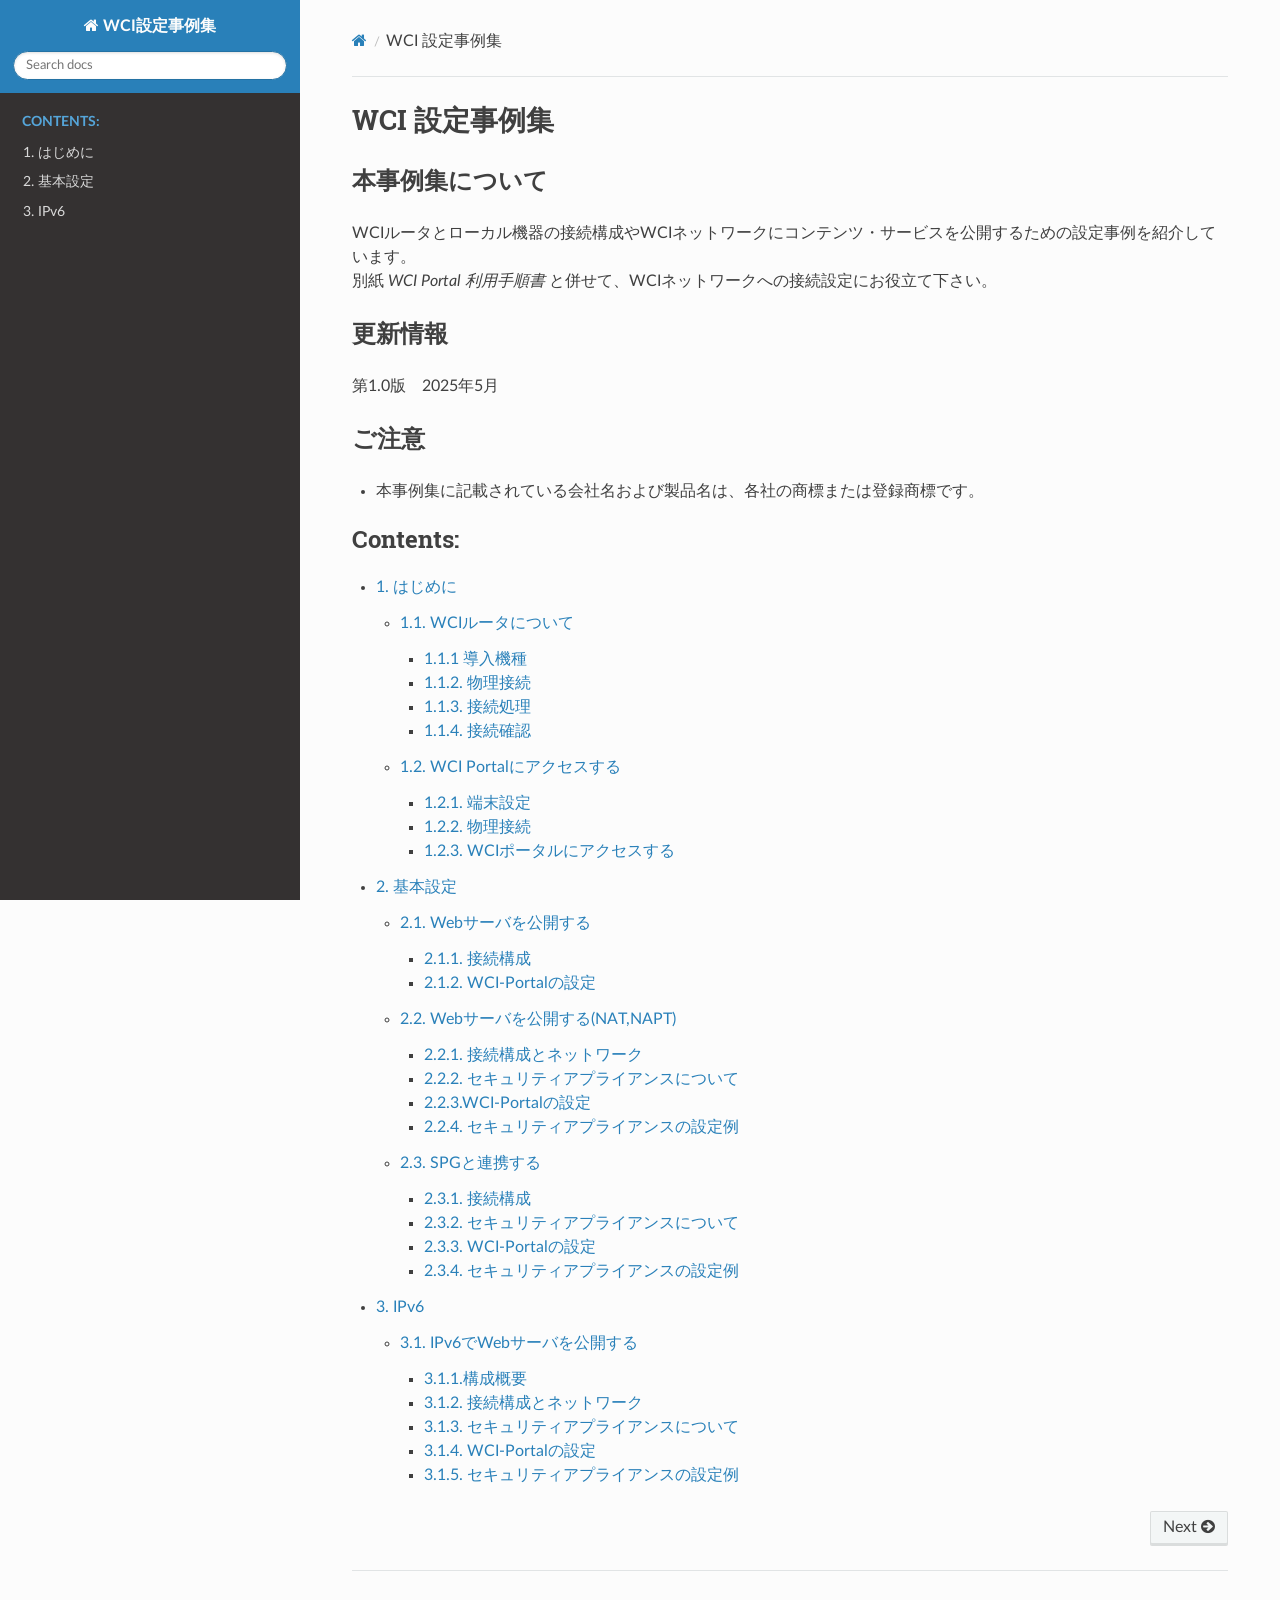
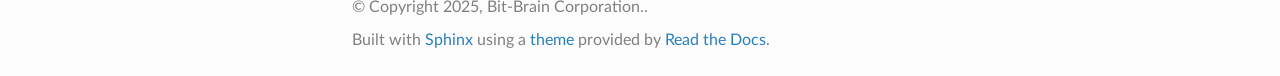
<file: docs/index.html>
<!DOCTYPE html>
<html class="writer-html5" lang="ja" data-content_root="./">
<head>
  <meta charset="utf-8" /><meta name="viewport" content="width=device-width, initial-scale=1" />

  <meta name="viewport" content="width=device-width, initial-scale=1.0" />
  <title>WCI 設定事例集 &mdash; WCI設定事例集  ドキュメント</title>
      <link rel="stylesheet" type="text/css" href="_static/pygments.css?v=b86133f3" />
      <link rel="stylesheet" type="text/css" href="_static/css/theme.css?v=e59714d7" />
      <link rel="stylesheet" type="text/css" href="_static/custom.css?v=d4bf43ca" />

  
      <script src="_static/jquery.js?v=5d32c60e"></script>
      <script src="_static/_sphinx_javascript_frameworks_compat.js?v=2cd50e6c"></script>
      <script src="_static/documentation_options.js?v=c033477b"></script>
      <script src="_static/doctools.js?v=9bcbadda"></script>
      <script src="_static/sphinx_highlight.js?v=dc90522c"></script>
      <script src="_static/translations.js?v=4755f45a"></script>
    <script src="_static/js/theme.js"></script>
    <link rel="index" title="索引" href="genindex.html" />
    <link rel="search" title="検索" href="search.html" />
    <link rel="next" title="1. はじめに" href="preface/index.html" /> 
</head>

<body class="wy-body-for-nav"> 
  <div class="wy-grid-for-nav">
    <nav data-toggle="wy-nav-shift" class="wy-nav-side">
      <div class="wy-side-scroll">
        <div class="wy-side-nav-search" >

          
          
          <a href="#" class="icon icon-home">
            WCI設定事例集
          </a>
<div role="search">
  <form id="rtd-search-form" class="wy-form" action="search.html" method="get">
    <input type="text" name="q" placeholder="Search docs" aria-label="Search docs" />
    <input type="hidden" name="check_keywords" value="yes" />
    <input type="hidden" name="area" value="default" />
  </form>
</div>
        </div><div class="wy-menu wy-menu-vertical" data-spy="affix" role="navigation" aria-label="Navigation menu">
              <p class="caption" role="heading"><span class="caption-text">Contents:</span></p>
<ul>
<li class="toctree-l1"><a class="reference internal" href="preface/index.html">1. はじめに</a></li>
<li class="toctree-l1"><a class="reference internal" href="standard/index.html">2. 基本設定</a></li>
<li class="toctree-l1"><a class="reference internal" href="ipv6/index.html">3. IPv6</a></li>
</ul>

        </div>
      </div>
    </nav>

    <section data-toggle="wy-nav-shift" class="wy-nav-content-wrap"><nav class="wy-nav-top" aria-label="Mobile navigation menu" >
          <i data-toggle="wy-nav-top" class="fa fa-bars"></i>
          <a href="#">WCI設定事例集</a>
      </nav>

      <div class="wy-nav-content">
        <div class="rst-content">
          <div role="navigation" aria-label="Page navigation">
  <ul class="wy-breadcrumbs">
      <li><a href="#" class="icon icon-home" aria-label="Home"></a></li>
      <li class="breadcrumb-item active">WCI 設定事例集</li>
      <li class="wy-breadcrumbs-aside">
      </li>
  </ul>
  <hr/>
</div>
          <div role="main" class="document" itemscope="itemscope" itemtype="http://schema.org/Article">
           <div itemprop="articleBody">
             
  <section id="wci">
<h1>WCI 設定事例集<a class="headerlink" href="#wci" title="Link to this heading"></a></h1>
<section id="id1">
<h2>本事例集について<a class="headerlink" href="#id1" title="Link to this heading"></a></h2>
<div class="line-block">
<div class="line">WCIルータとローカル機器の接続構成やWCIネットワークにコンテンツ・サービスを公開するための設定事例を紹介しています。</div>
<div class="line">別紙 <cite>WCI Portal 利用手順書</cite> と併せて、WCIネットワークへの接続設定にお役立て下さい。</div>
</div>
</section>
<section id="id2">
<h2>更新情報<a class="headerlink" href="#id2" title="Link to this heading"></a></h2>
<p>第1.0版　2025年5月</p>
</section>
<section id="id3">
<h2>ご注意<a class="headerlink" href="#id3" title="Link to this heading"></a></h2>
<ul class="simple">
<li><p>本事例集に記載されている会社名および製品名は、各社の商標または登録商標です。</p></li>
</ul>
<div class="toctree-wrapper compound">
<p class="caption" role="heading"><span class="caption-text">Contents:</span></p>
<ul>
<li class="toctree-l1"><a class="reference internal" href="preface/index.html">1. はじめに</a><ul>
<li class="toctree-l2"><a class="reference internal" href="preface/init.html">1.1. WCIルータについて</a><ul>
<li class="toctree-l3"><a class="reference internal" href="preface/init.html#id1">1.1.1 導入機種</a></li>
<li class="toctree-l3"><a class="reference internal" href="preface/init.html#id2">1.1.2. 物理接続</a></li>
<li class="toctree-l3"><a class="reference internal" href="preface/init.html#id3">1.1.3. 接続処理</a></li>
<li class="toctree-l3"><a class="reference internal" href="preface/init.html#id4">1.1.4. 接続確認</a></li>
</ul>
</li>
<li class="toctree-l2"><a class="reference internal" href="preface/setup.html">1.2. WCI Portalにアクセスする</a><ul>
<li class="toctree-l3"><a class="reference internal" href="preface/setup.html#id1">1.2.1. 端末設定</a></li>
<li class="toctree-l3"><a class="reference internal" href="preface/setup.html#id2">1.2.2. 物理接続</a></li>
<li class="toctree-l3"><a class="reference internal" href="preface/setup.html#wci">1.2.3. WCIポータルにアクセスする</a></li>
</ul>
</li>
</ul>
</li>
<li class="toctree-l1"><a class="reference internal" href="standard/index.html">2. 基本設定</a><ul>
<li class="toctree-l2"><a class="reference internal" href="standard/simple_webserver.html">2.1. Webサーバを公開する</a><ul>
<li class="toctree-l3"><a class="reference internal" href="standard/simple_webserver.html#id1">2.1.1. 接続構成</a></li>
<li class="toctree-l3"><a class="reference internal" href="standard/simple_webserver.html#wci-portal">2.1.2. WCI-Portalの設定</a></li>
</ul>
</li>
<li class="toctree-l2"><a class="reference internal" href="standard/webserver.html">2.2. Webサーバを公開する(NAT,NAPT)</a><ul>
<li class="toctree-l3"><a class="reference internal" href="standard/webserver.html#id1">2.2.1. 接続構成とネットワーク</a></li>
<li class="toctree-l3"><a class="reference internal" href="standard/webserver.html#id2">2.2.2. セキュリティアプライアンスについて</a></li>
<li class="toctree-l3"><a class="reference internal" href="standard/webserver.html#wci-portal">2.2.3.WCI-Portalの設定</a></li>
<li class="toctree-l3"><a class="reference internal" href="standard/webserver.html#id7">2.2.4. セキュリティアプライアンスの設定例</a></li>
</ul>
</li>
<li class="toctree-l2"><a class="reference internal" href="standard/spg.html">2.3. SPGと連携する</a><ul>
<li class="toctree-l3"><a class="reference internal" href="standard/spg.html#id1">2.3.1. 接続構成</a></li>
<li class="toctree-l3"><a class="reference internal" href="standard/spg.html#id2">2.3.2. セキュリティアプライアンスについて</a></li>
<li class="toctree-l3"><a class="reference internal" href="standard/spg.html#wci-portal">2.3.3. WCI-Portalの設定</a></li>
<li class="toctree-l3"><a class="reference internal" href="standard/spg.html#id7">2.3.4. セキュリティアプライアンスの設定例</a></li>
</ul>
</li>
</ul>
</li>
<li class="toctree-l1"><a class="reference internal" href="ipv6/index.html">3. IPv6</a><ul>
<li class="toctree-l2"><a class="reference internal" href="ipv6/webserver_dual.html">3.1. IPv6でWebサーバを公開する</a><ul>
<li class="toctree-l3"><a class="reference internal" href="ipv6/webserver_dual.html#id1">3.1.1.構成概要</a></li>
<li class="toctree-l3"><a class="reference internal" href="ipv6/webserver_dual.html#id2">3.1.2. 接続構成とネットワーク</a></li>
<li class="toctree-l3"><a class="reference internal" href="ipv6/webserver_dual.html#id3">3.1.3. セキュリティアプライアンスについて</a></li>
<li class="toctree-l3"><a class="reference internal" href="ipv6/webserver_dual.html#wci-portal">3.1.4. WCI-Portalの設定</a></li>
<li class="toctree-l3"><a class="reference internal" href="ipv6/webserver_dual.html#id8">3.1.5. セキュリティアプライアンスの設定例</a></li>
</ul>
</li>
</ul>
</li>
</ul>
</div>
</section>
</section>


           </div>
          </div>
          <footer><div class="rst-footer-buttons" role="navigation" aria-label="Footer">
        <a href="preface/index.html" class="btn btn-neutral float-right" title="1. はじめに" accesskey="n" rel="next">Next <span class="fa fa-arrow-circle-right" aria-hidden="true"></span></a>
    </div>

  <hr/>

  <div role="contentinfo">
    <p>&#169; Copyright 2025, Bit-Brain Corporation..</p>
  </div>

  Built with <a href="https://www.sphinx-doc.org/">Sphinx</a> using a
    <a href="https://github.com/readthedocs/sphinx_rtd_theme">theme</a>
    provided by <a href="https://readthedocs.org">Read the Docs</a>.
   

</footer>
        </div>
      </div>
    </section>
  </div>
  <script>
      jQuery(function () {
          SphinxRtdTheme.Navigation.enable(true);
      });
  </script> 

</body>
</html>
</file>
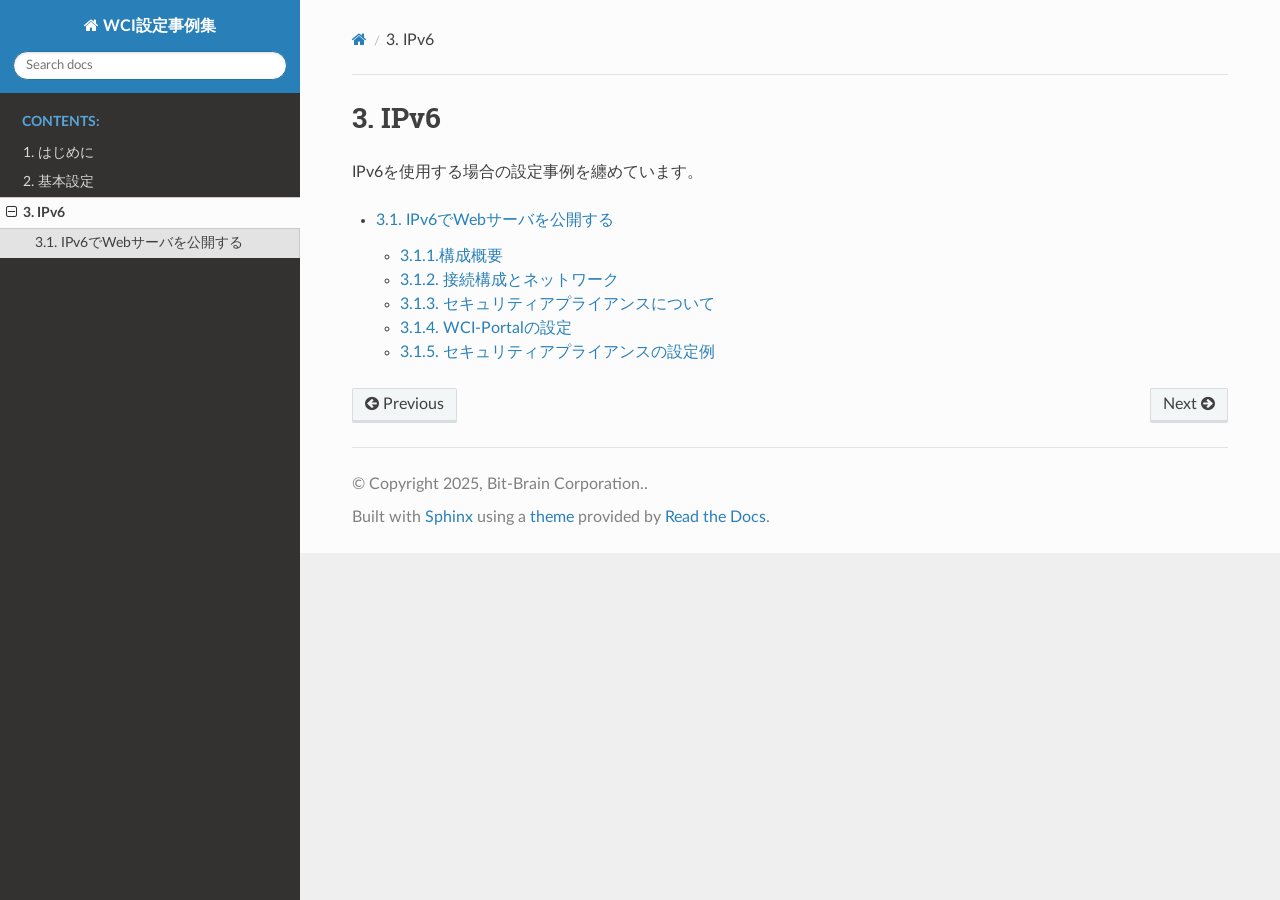
<file: docs/ipv6/index.html>
<!DOCTYPE html>
<html class="writer-html5" lang="ja" data-content_root="../">
<head>
  <meta charset="utf-8" /><meta name="viewport" content="width=device-width, initial-scale=1" />

  <meta name="viewport" content="width=device-width, initial-scale=1.0" />
  <title>3. IPv6 &mdash; WCI設定事例集  ドキュメント</title>
      <link rel="stylesheet" type="text/css" href="../_static/pygments.css?v=b86133f3" />
      <link rel="stylesheet" type="text/css" href="../_static/css/theme.css?v=e59714d7" />
      <link rel="stylesheet" type="text/css" href="../_static/custom.css?v=d4bf43ca" />

  
      <script src="../_static/jquery.js?v=5d32c60e"></script>
      <script src="../_static/_sphinx_javascript_frameworks_compat.js?v=2cd50e6c"></script>
      <script src="../_static/documentation_options.js?v=c033477b"></script>
      <script src="../_static/doctools.js?v=9bcbadda"></script>
      <script src="../_static/sphinx_highlight.js?v=dc90522c"></script>
      <script src="../_static/translations.js?v=4755f45a"></script>
    <script src="../_static/js/theme.js"></script>
    <link rel="index" title="索引" href="../genindex.html" />
    <link rel="search" title="検索" href="../search.html" />
    <link rel="next" title="3.1. IPv6でWebサーバを公開する" href="webserver_dual.html" />
    <link rel="prev" title="2.3. SPGと連携する" href="../standard/spg.html" /> 
</head>

<body class="wy-body-for-nav"> 
  <div class="wy-grid-for-nav">
    <nav data-toggle="wy-nav-shift" class="wy-nav-side">
      <div class="wy-side-scroll">
        <div class="wy-side-nav-search" >

          
          
          <a href="../index.html" class="icon icon-home">
            WCI設定事例集
          </a>
<div role="search">
  <form id="rtd-search-form" class="wy-form" action="../search.html" method="get">
    <input type="text" name="q" placeholder="Search docs" aria-label="Search docs" />
    <input type="hidden" name="check_keywords" value="yes" />
    <input type="hidden" name="area" value="default" />
  </form>
</div>
        </div><div class="wy-menu wy-menu-vertical" data-spy="affix" role="navigation" aria-label="Navigation menu">
              <p class="caption" role="heading"><span class="caption-text">Contents:</span></p>
<ul class="current">
<li class="toctree-l1"><a class="reference internal" href="../preface/index.html">1. はじめに</a></li>
<li class="toctree-l1"><a class="reference internal" href="../standard/index.html">2. 基本設定</a></li>
<li class="toctree-l1 current"><a class="current reference internal" href="#">3. IPv6</a><ul>
<li class="toctree-l2"><a class="reference internal" href="webserver_dual.html">3.1. IPv6でWebサーバを公開する</a></li>
</ul>
</li>
</ul>

        </div>
      </div>
    </nav>

    <section data-toggle="wy-nav-shift" class="wy-nav-content-wrap"><nav class="wy-nav-top" aria-label="Mobile navigation menu" >
          <i data-toggle="wy-nav-top" class="fa fa-bars"></i>
          <a href="../index.html">WCI設定事例集</a>
      </nav>

      <div class="wy-nav-content">
        <div class="rst-content">
          <div role="navigation" aria-label="Page navigation">
  <ul class="wy-breadcrumbs">
      <li><a href="../index.html" class="icon icon-home" aria-label="Home"></a></li>
      <li class="breadcrumb-item active">3. IPv6</li>
      <li class="wy-breadcrumbs-aside">
      </li>
  </ul>
  <hr/>
</div>
          <div role="main" class="document" itemscope="itemscope" itemtype="http://schema.org/Article">
           <div itemprop="articleBody">
             
  <section id="ipv6">
<h1>3. IPv6<a class="headerlink" href="#ipv6" title="Link to this heading"></a></h1>
<p>IPv6を使用する場合の設定事例を纏めています。</p>
<div class="toctree-wrapper compound">
<ul>
<li class="toctree-l1"><a class="reference internal" href="webserver_dual.html">3.1. IPv6でWebサーバを公開する</a><ul>
<li class="toctree-l2"><a class="reference internal" href="webserver_dual.html#id1">3.1.1.構成概要</a></li>
<li class="toctree-l2"><a class="reference internal" href="webserver_dual.html#id2">3.1.2. 接続構成とネットワーク</a></li>
<li class="toctree-l2"><a class="reference internal" href="webserver_dual.html#id3">3.1.3. セキュリティアプライアンスについて</a></li>
<li class="toctree-l2"><a class="reference internal" href="webserver_dual.html#wci-portal">3.1.4. WCI-Portalの設定</a></li>
<li class="toctree-l2"><a class="reference internal" href="webserver_dual.html#id8">3.1.5. セキュリティアプライアンスの設定例</a></li>
</ul>
</li>
</ul>
</div>
</section>


           </div>
          </div>
          <footer><div class="rst-footer-buttons" role="navigation" aria-label="Footer">
        <a href="../standard/spg.html" class="btn btn-neutral float-left" title="2.3. SPGと連携する" accesskey="p" rel="prev"><span class="fa fa-arrow-circle-left" aria-hidden="true"></span> Previous</a>
        <a href="webserver_dual.html" class="btn btn-neutral float-right" title="3.1. IPv6でWebサーバを公開する" accesskey="n" rel="next">Next <span class="fa fa-arrow-circle-right" aria-hidden="true"></span></a>
    </div>

  <hr/>

  <div role="contentinfo">
    <p>&#169; Copyright 2025, Bit-Brain Corporation..</p>
  </div>

  Built with <a href="https://www.sphinx-doc.org/">Sphinx</a> using a
    <a href="https://github.com/readthedocs/sphinx_rtd_theme">theme</a>
    provided by <a href="https://readthedocs.org">Read the Docs</a>.
   

</footer>
        </div>
      </div>
    </section>
  </div>
  <script>
      jQuery(function () {
          SphinxRtdTheme.Navigation.enable(true);
      });
  </script> 

</body>
</html>
</file>
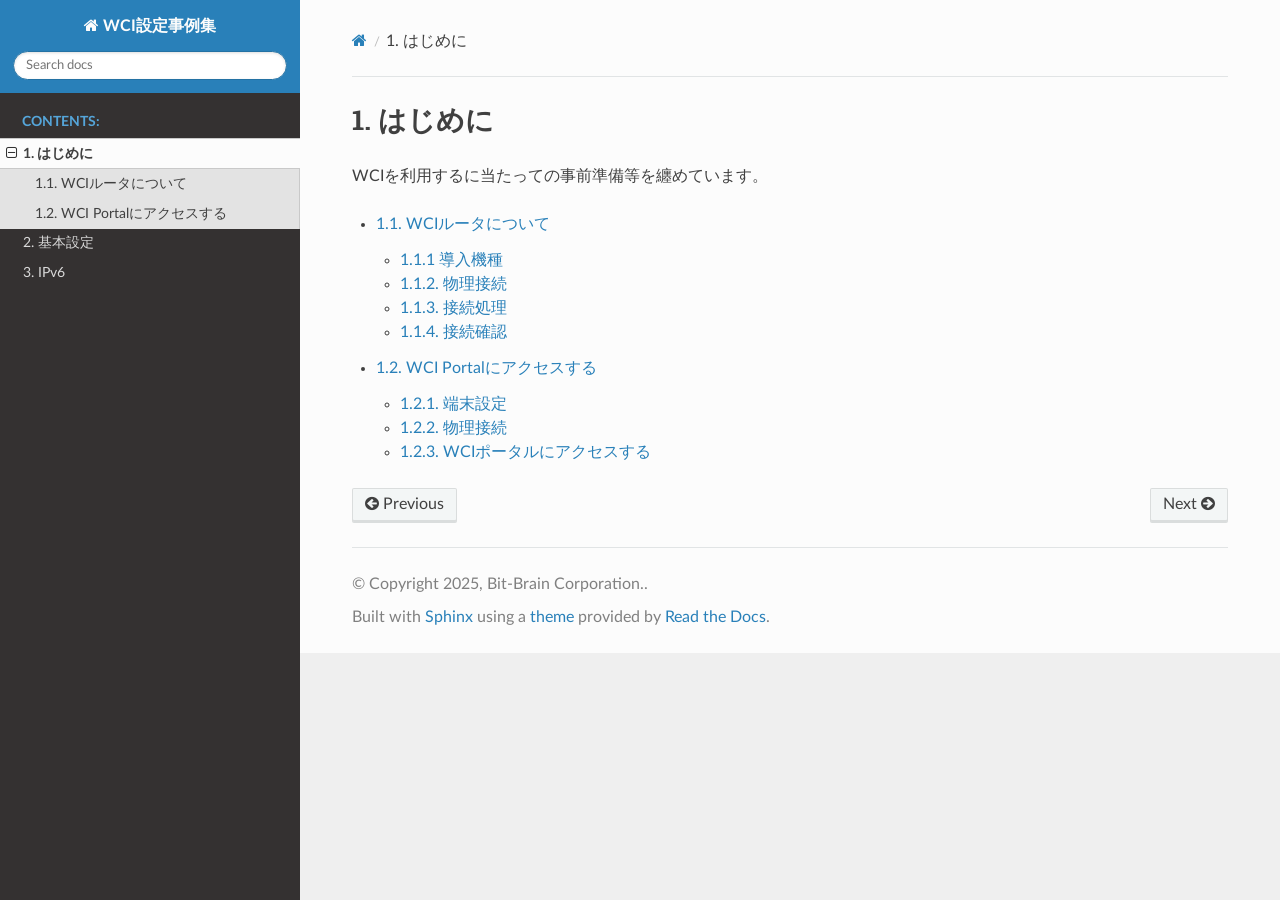
<file: docs/preface/index.html>
<!DOCTYPE html>
<html class="writer-html5" lang="ja" data-content_root="../">
<head>
  <meta charset="utf-8" /><meta name="viewport" content="width=device-width, initial-scale=1" />

  <meta name="viewport" content="width=device-width, initial-scale=1.0" />
  <title>1. はじめに &mdash; WCI設定事例集  ドキュメント</title>
      <link rel="stylesheet" type="text/css" href="../_static/pygments.css?v=b86133f3" />
      <link rel="stylesheet" type="text/css" href="../_static/css/theme.css?v=e59714d7" />
      <link rel="stylesheet" type="text/css" href="../_static/custom.css?v=d4bf43ca" />

  
      <script src="../_static/jquery.js?v=5d32c60e"></script>
      <script src="../_static/_sphinx_javascript_frameworks_compat.js?v=2cd50e6c"></script>
      <script src="../_static/documentation_options.js?v=c033477b"></script>
      <script src="../_static/doctools.js?v=9bcbadda"></script>
      <script src="../_static/sphinx_highlight.js?v=dc90522c"></script>
      <script src="../_static/translations.js?v=4755f45a"></script>
    <script src="../_static/js/theme.js"></script>
    <link rel="index" title="索引" href="../genindex.html" />
    <link rel="search" title="検索" href="../search.html" />
    <link rel="next" title="1.1. WCIルータについて" href="init.html" />
    <link rel="prev" title="WCI 設定事例集" href="../index.html" /> 
</head>

<body class="wy-body-for-nav"> 
  <div class="wy-grid-for-nav">
    <nav data-toggle="wy-nav-shift" class="wy-nav-side">
      <div class="wy-side-scroll">
        <div class="wy-side-nav-search" >

          
          
          <a href="../index.html" class="icon icon-home">
            WCI設定事例集
          </a>
<div role="search">
  <form id="rtd-search-form" class="wy-form" action="../search.html" method="get">
    <input type="text" name="q" placeholder="Search docs" aria-label="Search docs" />
    <input type="hidden" name="check_keywords" value="yes" />
    <input type="hidden" name="area" value="default" />
  </form>
</div>
        </div><div class="wy-menu wy-menu-vertical" data-spy="affix" role="navigation" aria-label="Navigation menu">
              <p class="caption" role="heading"><span class="caption-text">Contents:</span></p>
<ul class="current">
<li class="toctree-l1 current"><a class="current reference internal" href="#">1. はじめに</a><ul>
<li class="toctree-l2"><a class="reference internal" href="init.html">1.1. WCIルータについて</a></li>
<li class="toctree-l2"><a class="reference internal" href="setup.html">1.2. WCI Portalにアクセスする</a></li>
</ul>
</li>
<li class="toctree-l1"><a class="reference internal" href="../standard/index.html">2. 基本設定</a></li>
<li class="toctree-l1"><a class="reference internal" href="../ipv6/index.html">3. IPv6</a></li>
</ul>

        </div>
      </div>
    </nav>

    <section data-toggle="wy-nav-shift" class="wy-nav-content-wrap"><nav class="wy-nav-top" aria-label="Mobile navigation menu" >
          <i data-toggle="wy-nav-top" class="fa fa-bars"></i>
          <a href="../index.html">WCI設定事例集</a>
      </nav>

      <div class="wy-nav-content">
        <div class="rst-content">
          <div role="navigation" aria-label="Page navigation">
  <ul class="wy-breadcrumbs">
      <li><a href="../index.html" class="icon icon-home" aria-label="Home"></a></li>
      <li class="breadcrumb-item active">1. はじめに</li>
      <li class="wy-breadcrumbs-aside">
      </li>
  </ul>
  <hr/>
</div>
          <div role="main" class="document" itemscope="itemscope" itemtype="http://schema.org/Article">
           <div itemprop="articleBody">
             
  <section id="id1">
<h1>1. はじめに<a class="headerlink" href="#id1" title="Link to this heading"></a></h1>
<p>WCIを利用するに当たっての事前準備等を纏めています。</p>
<div class="toctree-wrapper compound">
<ul>
<li class="toctree-l1"><a class="reference internal" href="init.html">1.1. WCIルータについて</a><ul>
<li class="toctree-l2"><a class="reference internal" href="init.html#id1">1.1.1 導入機種</a></li>
<li class="toctree-l2"><a class="reference internal" href="init.html#id2">1.1.2. 物理接続</a></li>
<li class="toctree-l2"><a class="reference internal" href="init.html#id3">1.1.3. 接続処理</a></li>
<li class="toctree-l2"><a class="reference internal" href="init.html#id4">1.1.4. 接続確認</a></li>
</ul>
</li>
<li class="toctree-l1"><a class="reference internal" href="setup.html">1.2. WCI Portalにアクセスする</a><ul>
<li class="toctree-l2"><a class="reference internal" href="setup.html#id1">1.2.1. 端末設定</a></li>
<li class="toctree-l2"><a class="reference internal" href="setup.html#id2">1.2.2. 物理接続</a></li>
<li class="toctree-l2"><a class="reference internal" href="setup.html#wci">1.2.3. WCIポータルにアクセスする</a></li>
</ul>
</li>
</ul>
</div>
</section>


           </div>
          </div>
          <footer><div class="rst-footer-buttons" role="navigation" aria-label="Footer">
        <a href="../index.html" class="btn btn-neutral float-left" title="WCI 設定事例集" accesskey="p" rel="prev"><span class="fa fa-arrow-circle-left" aria-hidden="true"></span> Previous</a>
        <a href="init.html" class="btn btn-neutral float-right" title="1.1. WCIルータについて" accesskey="n" rel="next">Next <span class="fa fa-arrow-circle-right" aria-hidden="true"></span></a>
    </div>

  <hr/>

  <div role="contentinfo">
    <p>&#169; Copyright 2025, Bit-Brain Corporation..</p>
  </div>

  Built with <a href="https://www.sphinx-doc.org/">Sphinx</a> using a
    <a href="https://github.com/readthedocs/sphinx_rtd_theme">theme</a>
    provided by <a href="https://readthedocs.org">Read the Docs</a>.
   

</footer>
        </div>
      </div>
    </section>
  </div>
  <script>
      jQuery(function () {
          SphinxRtdTheme.Navigation.enable(true);
      });
  </script> 

</body>
</html>
</file>
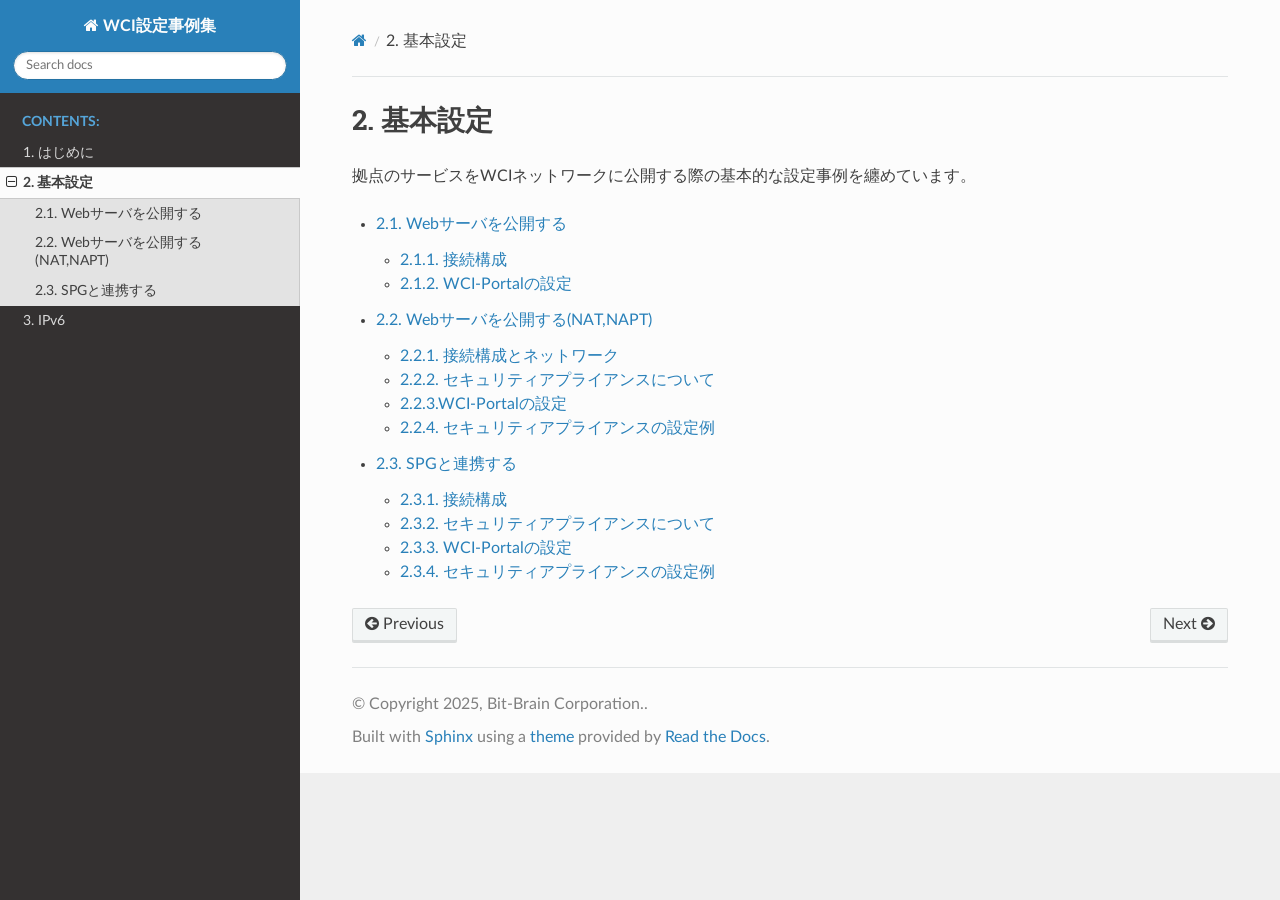
<file: docs/standard/index.html>
<!DOCTYPE html>
<html class="writer-html5" lang="ja" data-content_root="../">
<head>
  <meta charset="utf-8" /><meta name="viewport" content="width=device-width, initial-scale=1" />

  <meta name="viewport" content="width=device-width, initial-scale=1.0" />
  <title>2. 基本設定 &mdash; WCI設定事例集  ドキュメント</title>
      <link rel="stylesheet" type="text/css" href="../_static/pygments.css?v=b86133f3" />
      <link rel="stylesheet" type="text/css" href="../_static/css/theme.css?v=e59714d7" />
      <link rel="stylesheet" type="text/css" href="../_static/custom.css?v=d4bf43ca" />

  
      <script src="../_static/jquery.js?v=5d32c60e"></script>
      <script src="../_static/_sphinx_javascript_frameworks_compat.js?v=2cd50e6c"></script>
      <script src="../_static/documentation_options.js?v=c033477b"></script>
      <script src="../_static/doctools.js?v=9bcbadda"></script>
      <script src="../_static/sphinx_highlight.js?v=dc90522c"></script>
      <script src="../_static/translations.js?v=4755f45a"></script>
    <script src="../_static/js/theme.js"></script>
    <link rel="index" title="索引" href="../genindex.html" />
    <link rel="search" title="検索" href="../search.html" />
    <link rel="next" title="2.1. Webサーバを公開する" href="simple_webserver.html" />
    <link rel="prev" title="1.2. WCI Portalにアクセスする" href="../preface/setup.html" /> 
</head>

<body class="wy-body-for-nav"> 
  <div class="wy-grid-for-nav">
    <nav data-toggle="wy-nav-shift" class="wy-nav-side">
      <div class="wy-side-scroll">
        <div class="wy-side-nav-search" >

          
          
          <a href="../index.html" class="icon icon-home">
            WCI設定事例集
          </a>
<div role="search">
  <form id="rtd-search-form" class="wy-form" action="../search.html" method="get">
    <input type="text" name="q" placeholder="Search docs" aria-label="Search docs" />
    <input type="hidden" name="check_keywords" value="yes" />
    <input type="hidden" name="area" value="default" />
  </form>
</div>
        </div><div class="wy-menu wy-menu-vertical" data-spy="affix" role="navigation" aria-label="Navigation menu">
              <p class="caption" role="heading"><span class="caption-text">Contents:</span></p>
<ul class="current">
<li class="toctree-l1"><a class="reference internal" href="../preface/index.html">1. はじめに</a></li>
<li class="toctree-l1 current"><a class="current reference internal" href="#">2. 基本設定</a><ul>
<li class="toctree-l2"><a class="reference internal" href="simple_webserver.html">2.1. Webサーバを公開する</a></li>
<li class="toctree-l2"><a class="reference internal" href="webserver.html">2.2. Webサーバを公開する(NAT,NAPT)</a></li>
<li class="toctree-l2"><a class="reference internal" href="spg.html">2.3. SPGと連携する</a></li>
</ul>
</li>
<li class="toctree-l1"><a class="reference internal" href="../ipv6/index.html">3. IPv6</a></li>
</ul>

        </div>
      </div>
    </nav>

    <section data-toggle="wy-nav-shift" class="wy-nav-content-wrap"><nav class="wy-nav-top" aria-label="Mobile navigation menu" >
          <i data-toggle="wy-nav-top" class="fa fa-bars"></i>
          <a href="../index.html">WCI設定事例集</a>
      </nav>

      <div class="wy-nav-content">
        <div class="rst-content">
          <div role="navigation" aria-label="Page navigation">
  <ul class="wy-breadcrumbs">
      <li><a href="../index.html" class="icon icon-home" aria-label="Home"></a></li>
      <li class="breadcrumb-item active">2. 基本設定</li>
      <li class="wy-breadcrumbs-aside">
      </li>
  </ul>
  <hr/>
</div>
          <div role="main" class="document" itemscope="itemscope" itemtype="http://schema.org/Article">
           <div itemprop="articleBody">
             
  <section id="id1">
<h1>2. 基本設定<a class="headerlink" href="#id1" title="Link to this heading"></a></h1>
<p>拠点のサービスをWCIネットワークに公開する際の基本的な設定事例を纏めています。</p>
<div class="toctree-wrapper compound">
<ul>
<li class="toctree-l1"><a class="reference internal" href="simple_webserver.html">2.1. Webサーバを公開する</a><ul>
<li class="toctree-l2"><a class="reference internal" href="simple_webserver.html#id1">2.1.1. 接続構成</a></li>
<li class="toctree-l2"><a class="reference internal" href="simple_webserver.html#wci-portal">2.1.2. WCI-Portalの設定</a></li>
</ul>
</li>
<li class="toctree-l1"><a class="reference internal" href="webserver.html">2.2. Webサーバを公開する(NAT,NAPT)</a><ul>
<li class="toctree-l2"><a class="reference internal" href="webserver.html#id1">2.2.1. 接続構成とネットワーク</a></li>
<li class="toctree-l2"><a class="reference internal" href="webserver.html#id2">2.2.2. セキュリティアプライアンスについて</a></li>
<li class="toctree-l2"><a class="reference internal" href="webserver.html#wci-portal">2.2.3.WCI-Portalの設定</a></li>
<li class="toctree-l2"><a class="reference internal" href="webserver.html#id7">2.2.4. セキュリティアプライアンスの設定例</a></li>
</ul>
</li>
<li class="toctree-l1"><a class="reference internal" href="spg.html">2.3. SPGと連携する</a><ul>
<li class="toctree-l2"><a class="reference internal" href="spg.html#id1">2.3.1. 接続構成</a></li>
<li class="toctree-l2"><a class="reference internal" href="spg.html#id2">2.3.2. セキュリティアプライアンスについて</a></li>
<li class="toctree-l2"><a class="reference internal" href="spg.html#wci-portal">2.3.3. WCI-Portalの設定</a></li>
<li class="toctree-l2"><a class="reference internal" href="spg.html#id7">2.3.4. セキュリティアプライアンスの設定例</a></li>
</ul>
</li>
</ul>
</div>
</section>


           </div>
          </div>
          <footer><div class="rst-footer-buttons" role="navigation" aria-label="Footer">
        <a href="../preface/setup.html" class="btn btn-neutral float-left" title="1.2. WCI Portalにアクセスする" accesskey="p" rel="prev"><span class="fa fa-arrow-circle-left" aria-hidden="true"></span> Previous</a>
        <a href="simple_webserver.html" class="btn btn-neutral float-right" title="2.1. Webサーバを公開する" accesskey="n" rel="next">Next <span class="fa fa-arrow-circle-right" aria-hidden="true"></span></a>
    </div>

  <hr/>

  <div role="contentinfo">
    <p>&#169; Copyright 2025, Bit-Brain Corporation..</p>
  </div>

  Built with <a href="https://www.sphinx-doc.org/">Sphinx</a> using a
    <a href="https://github.com/readthedocs/sphinx_rtd_theme">theme</a>
    provided by <a href="https://readthedocs.org">Read the Docs</a>.
   

</footer>
        </div>
      </div>
    </section>
  </div>
  <script>
      jQuery(function () {
          SphinxRtdTheme.Navigation.enable(true);
      });
  </script> 

</body>
</html>
</file>
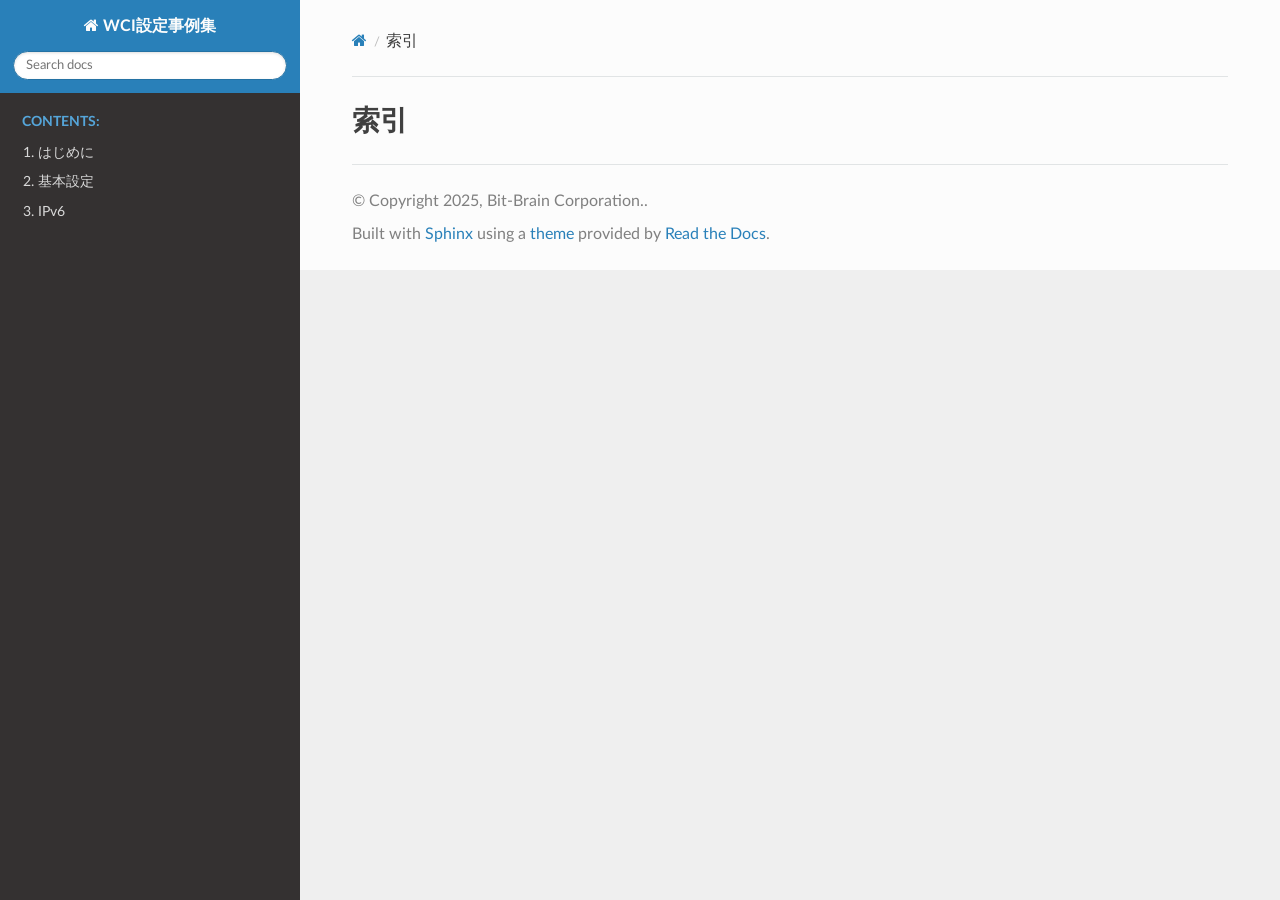
<file: docs/genindex.html>
<!DOCTYPE html>
<html class="writer-html5" lang="ja" data-content_root="./">
<head>
  <meta charset="utf-8" />
  <meta name="viewport" content="width=device-width, initial-scale=1.0" />
  <title>索引 &mdash; WCI設定事例集  ドキュメント</title>
      <link rel="stylesheet" type="text/css" href="_static/pygments.css?v=b86133f3" />
      <link rel="stylesheet" type="text/css" href="_static/css/theme.css?v=e59714d7" />
      <link rel="stylesheet" type="text/css" href="_static/custom.css?v=d4bf43ca" />

  
      <script src="_static/jquery.js?v=5d32c60e"></script>
      <script src="_static/_sphinx_javascript_frameworks_compat.js?v=2cd50e6c"></script>
      <script src="_static/documentation_options.js?v=c033477b"></script>
      <script src="_static/doctools.js?v=9bcbadda"></script>
      <script src="_static/sphinx_highlight.js?v=dc90522c"></script>
      <script src="_static/translations.js?v=4755f45a"></script>
    <script src="_static/js/theme.js"></script>
    <link rel="index" title="索引" href="#" />
    <link rel="search" title="検索" href="search.html" /> 
</head>

<body class="wy-body-for-nav"> 
  <div class="wy-grid-for-nav">
    <nav data-toggle="wy-nav-shift" class="wy-nav-side">
      <div class="wy-side-scroll">
        <div class="wy-side-nav-search" >

          
          
          <a href="index.html" class="icon icon-home">
            WCI設定事例集
          </a>
<div role="search">
  <form id="rtd-search-form" class="wy-form" action="search.html" method="get">
    <input type="text" name="q" placeholder="Search docs" aria-label="Search docs" />
    <input type="hidden" name="check_keywords" value="yes" />
    <input type="hidden" name="area" value="default" />
  </form>
</div>
        </div><div class="wy-menu wy-menu-vertical" data-spy="affix" role="navigation" aria-label="Navigation menu">
              <p class="caption" role="heading"><span class="caption-text">Contents:</span></p>
<ul>
<li class="toctree-l1"><a class="reference internal" href="preface/index.html">1. はじめに</a></li>
<li class="toctree-l1"><a class="reference internal" href="standard/index.html">2. 基本設定</a></li>
<li class="toctree-l1"><a class="reference internal" href="ipv6/index.html">3. IPv6</a></li>
</ul>

        </div>
      </div>
    </nav>

    <section data-toggle="wy-nav-shift" class="wy-nav-content-wrap"><nav class="wy-nav-top" aria-label="Mobile navigation menu" >
          <i data-toggle="wy-nav-top" class="fa fa-bars"></i>
          <a href="index.html">WCI設定事例集</a>
      </nav>

      <div class="wy-nav-content">
        <div class="rst-content">
          <div role="navigation" aria-label="Page navigation">
  <ul class="wy-breadcrumbs">
      <li><a href="index.html" class="icon icon-home" aria-label="Home"></a></li>
      <li class="breadcrumb-item active">索引</li>
      <li class="wy-breadcrumbs-aside">
      </li>
  </ul>
  <hr/>
</div>
          <div role="main" class="document" itemscope="itemscope" itemtype="http://schema.org/Article">
           <div itemprop="articleBody">
             

<h1 id="index">索引</h1>

<div class="genindex-jumpbox">
 
</div>


           </div>
          </div>
          <footer>

  <hr/>

  <div role="contentinfo">
    <p>&#169; Copyright 2025, Bit-Brain Corporation..</p>
  </div>

  Built with <a href="https://www.sphinx-doc.org/">Sphinx</a> using a
    <a href="https://github.com/readthedocs/sphinx_rtd_theme">theme</a>
    provided by <a href="https://readthedocs.org">Read the Docs</a>.
   

</footer>
        </div>
      </div>
    </section>
  </div>
  <script>
      jQuery(function () {
          SphinxRtdTheme.Navigation.enable(true);
      });
  </script> 

</body>
</html>
</file>
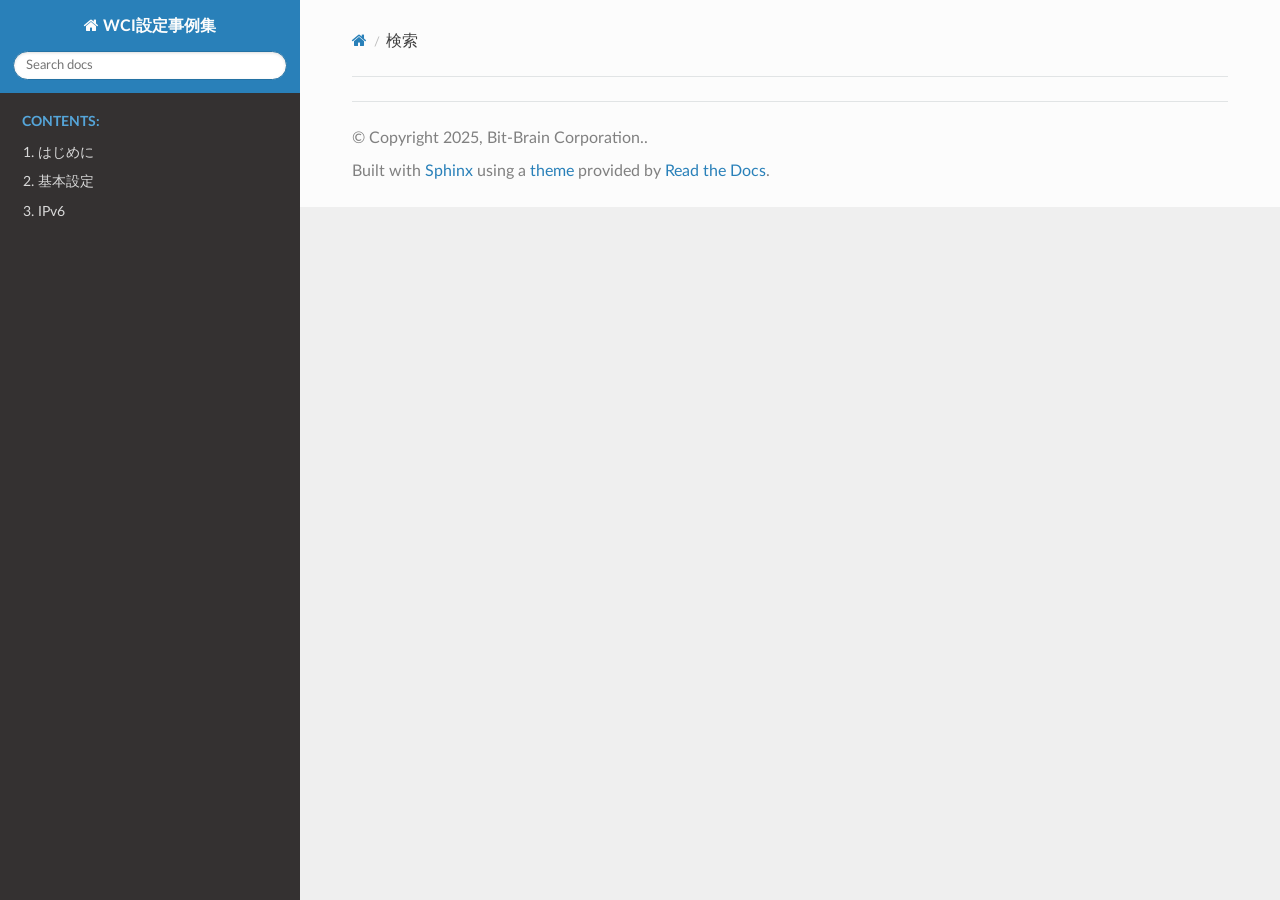
<file: docs/search.html>
<!DOCTYPE html>
<html class="writer-html5" lang="ja" data-content_root="./">
<head>
  <meta charset="utf-8" />
  <meta name="viewport" content="width=device-width, initial-scale=1.0" />
  <title>検索 &mdash; WCI設定事例集  ドキュメント</title>
      <link rel="stylesheet" type="text/css" href="_static/pygments.css?v=b86133f3" />
      <link rel="stylesheet" type="text/css" href="_static/css/theme.css?v=e59714d7" />
      <link rel="stylesheet" type="text/css" href="_static/custom.css?v=d4bf43ca" />

  
    
      <script src="_static/jquery.js?v=5d32c60e"></script>
      <script src="_static/_sphinx_javascript_frameworks_compat.js?v=2cd50e6c"></script>
      <script src="_static/documentation_options.js?v=c033477b"></script>
      <script src="_static/doctools.js?v=9bcbadda"></script>
      <script src="_static/sphinx_highlight.js?v=dc90522c"></script>
      <script src="_static/translations.js?v=4755f45a"></script>
    <script src="_static/js/theme.js"></script>
    <script src="_static/searchtools.js"></script>
    <script src="_static/language_data.js"></script>
    <link rel="index" title="索引" href="genindex.html" />
    <link rel="search" title="検索" href="#" /> 
</head>

<body class="wy-body-for-nav"> 
  <div class="wy-grid-for-nav">
    <nav data-toggle="wy-nav-shift" class="wy-nav-side">
      <div class="wy-side-scroll">
        <div class="wy-side-nav-search" >

          
          
          <a href="index.html" class="icon icon-home">
            WCI設定事例集
          </a>
<div role="search">
  <form id="rtd-search-form" class="wy-form" action="#" method="get">
    <input type="text" name="q" placeholder="Search docs" aria-label="Search docs" />
    <input type="hidden" name="check_keywords" value="yes" />
    <input type="hidden" name="area" value="default" />
  </form>
</div>
        </div><div class="wy-menu wy-menu-vertical" data-spy="affix" role="navigation" aria-label="Navigation menu">
              <p class="caption" role="heading"><span class="caption-text">Contents:</span></p>
<ul>
<li class="toctree-l1"><a class="reference internal" href="preface/index.html">1. はじめに</a></li>
<li class="toctree-l1"><a class="reference internal" href="standard/index.html">2. 基本設定</a></li>
<li class="toctree-l1"><a class="reference internal" href="ipv6/index.html">3. IPv6</a></li>
</ul>

        </div>
      </div>
    </nav>

    <section data-toggle="wy-nav-shift" class="wy-nav-content-wrap"><nav class="wy-nav-top" aria-label="Mobile navigation menu" >
          <i data-toggle="wy-nav-top" class="fa fa-bars"></i>
          <a href="index.html">WCI設定事例集</a>
      </nav>

      <div class="wy-nav-content">
        <div class="rst-content">
          <div role="navigation" aria-label="Page navigation">
  <ul class="wy-breadcrumbs">
      <li><a href="index.html" class="icon icon-home" aria-label="Home"></a></li>
      <li class="breadcrumb-item active">検索</li>
      <li class="wy-breadcrumbs-aside">
      </li>
  </ul>
  <hr/>
</div>
          <div role="main" class="document" itemscope="itemscope" itemtype="http://schema.org/Article">
           <div itemprop="articleBody">
             
  <noscript>
  <div id="fallback" class="admonition warning">
    <p class="last">
      Please activate JavaScript to enable the search functionality.
    </p>
  </div>
  </noscript>

  
  <div id="search-results">
  
  </div>

           </div>
          </div>
          <footer>

  <hr/>

  <div role="contentinfo">
    <p>&#169; Copyright 2025, Bit-Brain Corporation..</p>
  </div>

  Built with <a href="https://www.sphinx-doc.org/">Sphinx</a> using a
    <a href="https://github.com/readthedocs/sphinx_rtd_theme">theme</a>
    provided by <a href="https://readthedocs.org">Read the Docs</a>.
   

</footer>
        </div>
      </div>
    </section>
  </div>
  <script>
      jQuery(function () {
          SphinxRtdTheme.Navigation.enable(true);
      });
  </script>
  <script>
    jQuery(function() { Search.loadIndex("searchindex.js"); });
  </script>
  
  <script id="searchindexloader"></script>
   


</body>
</html>
</file>
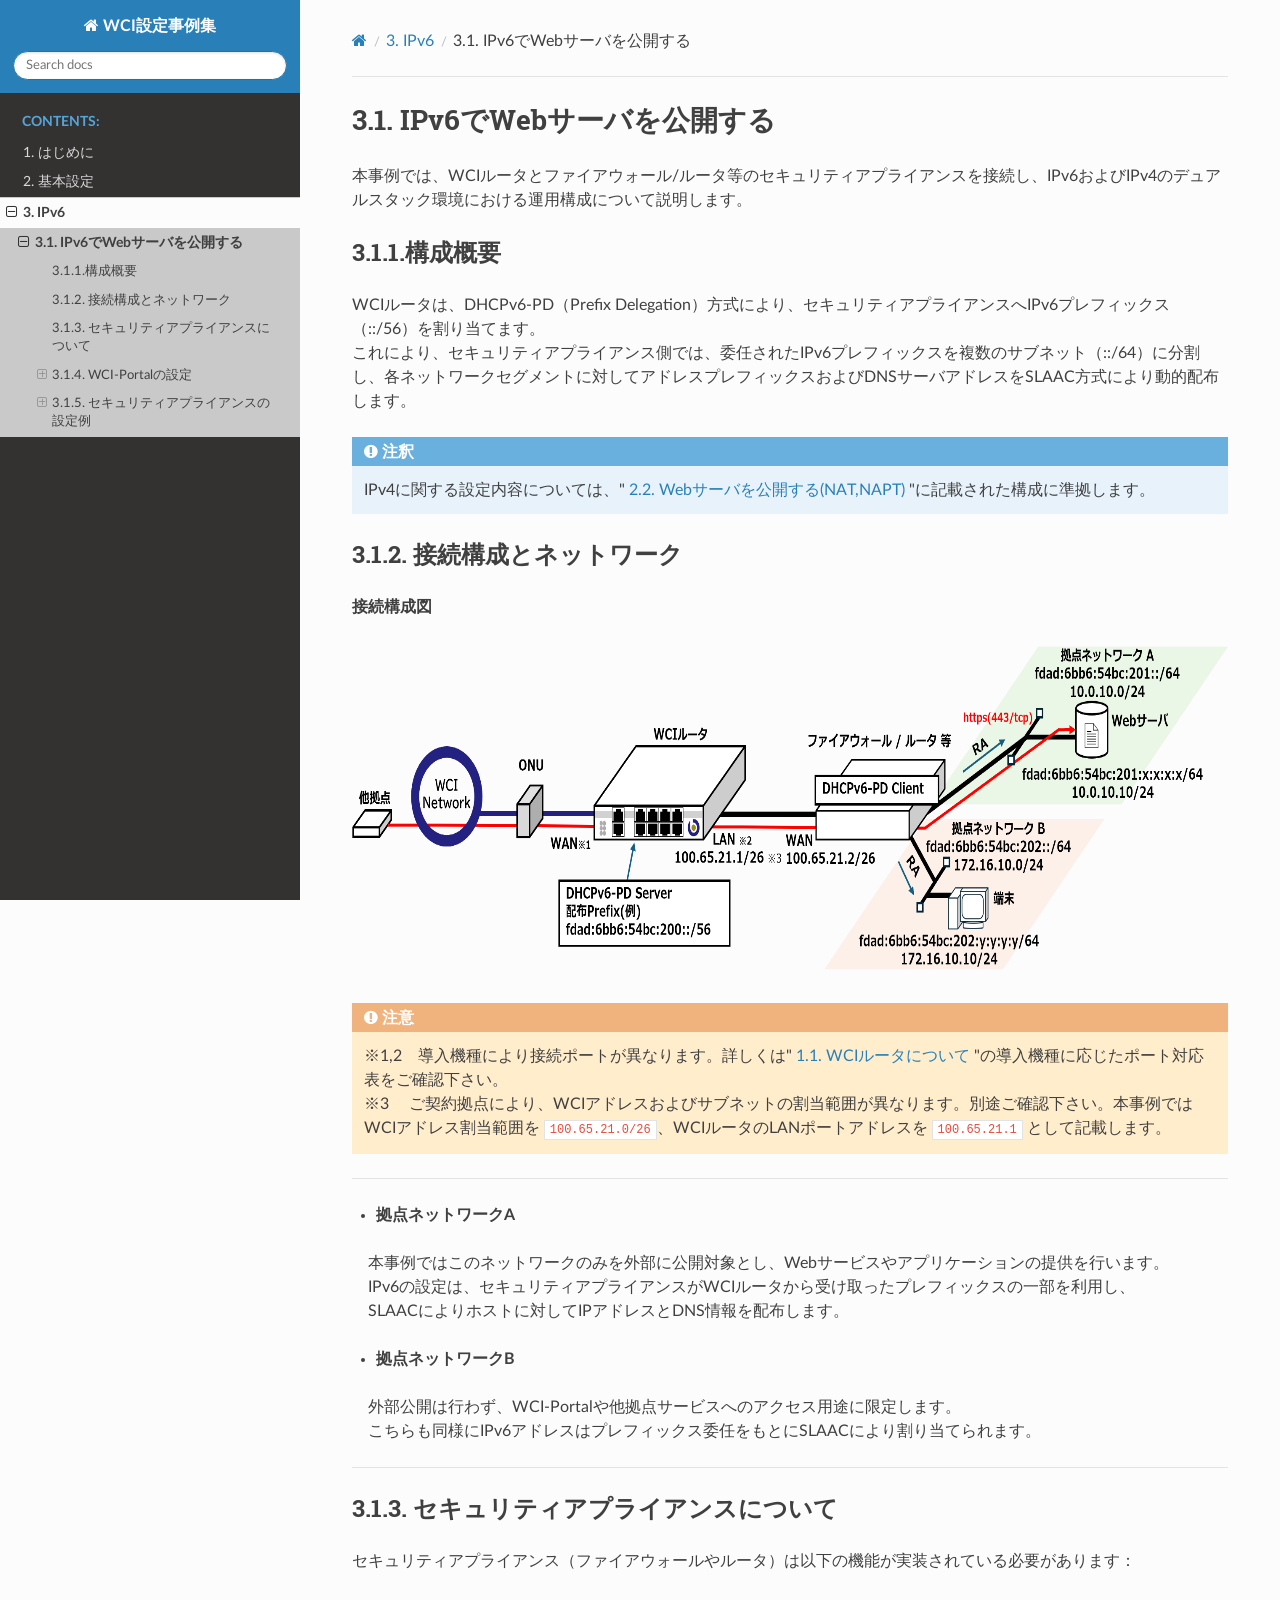
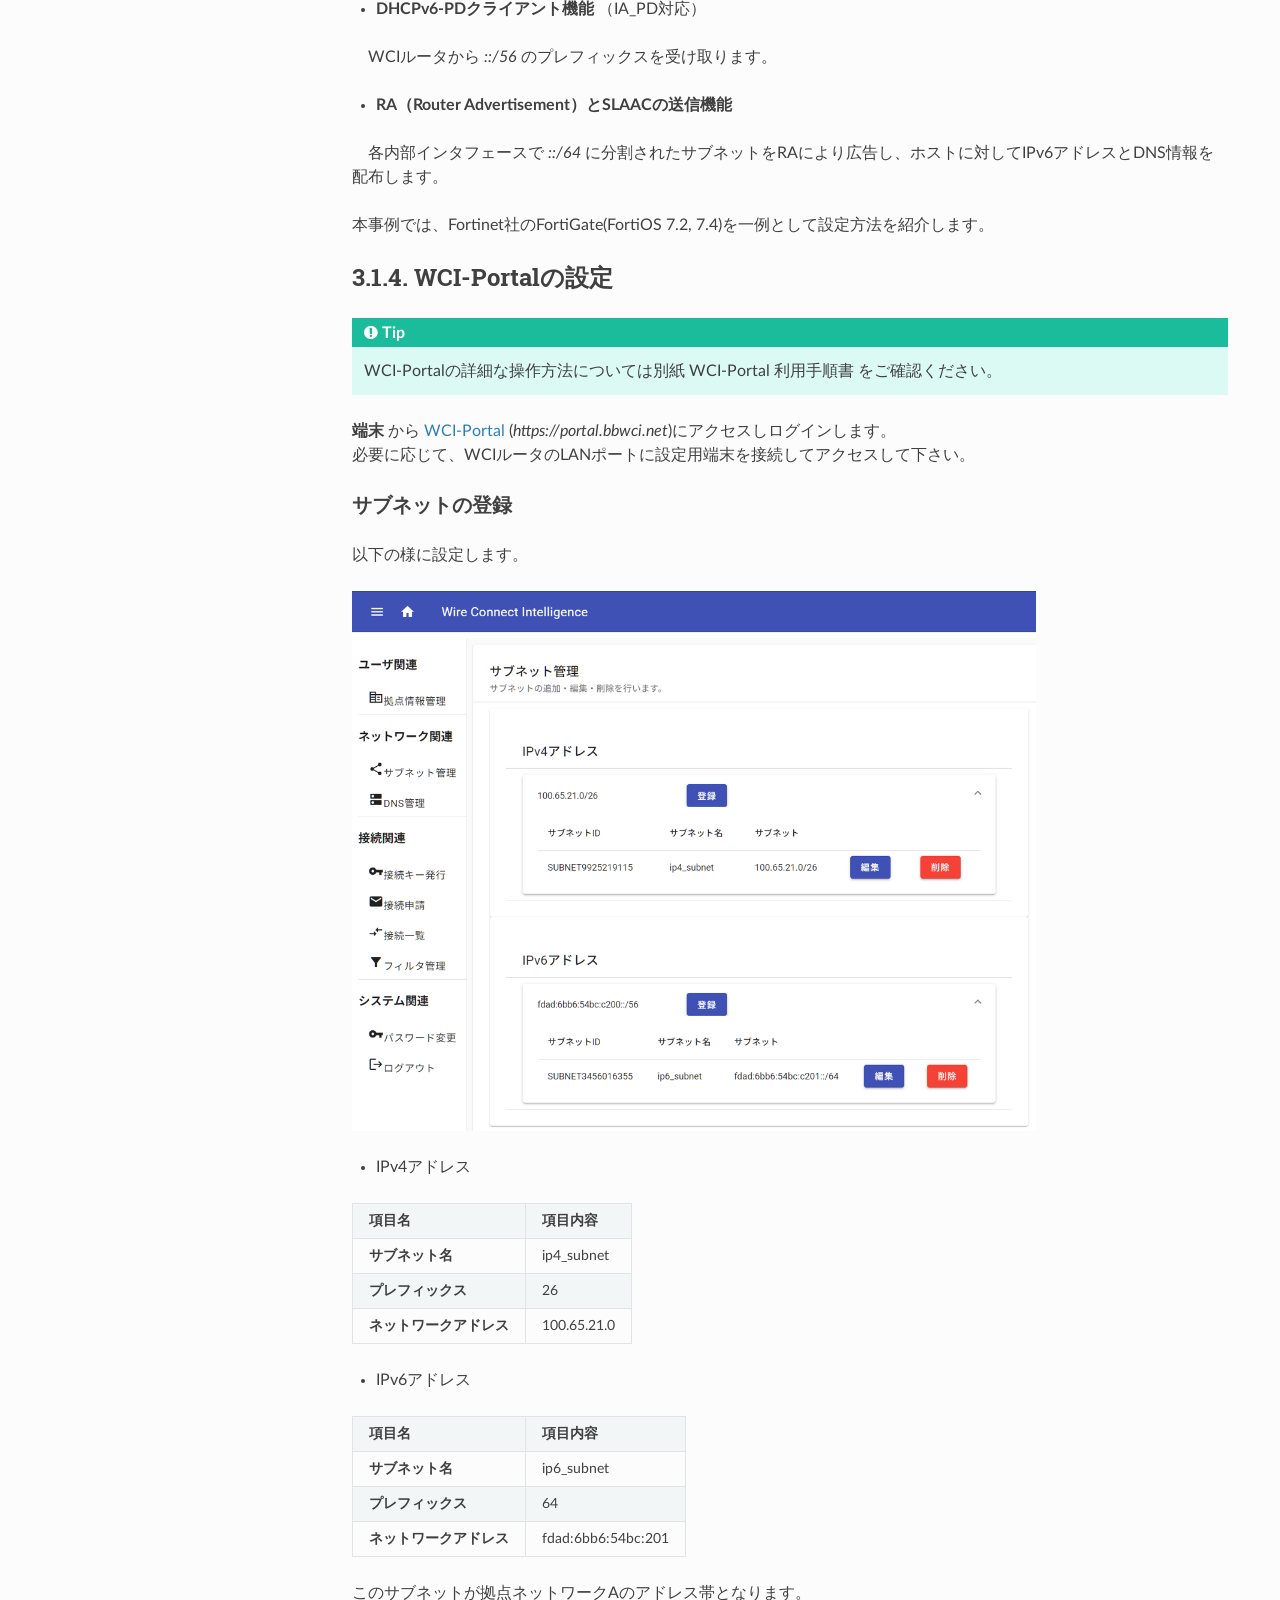
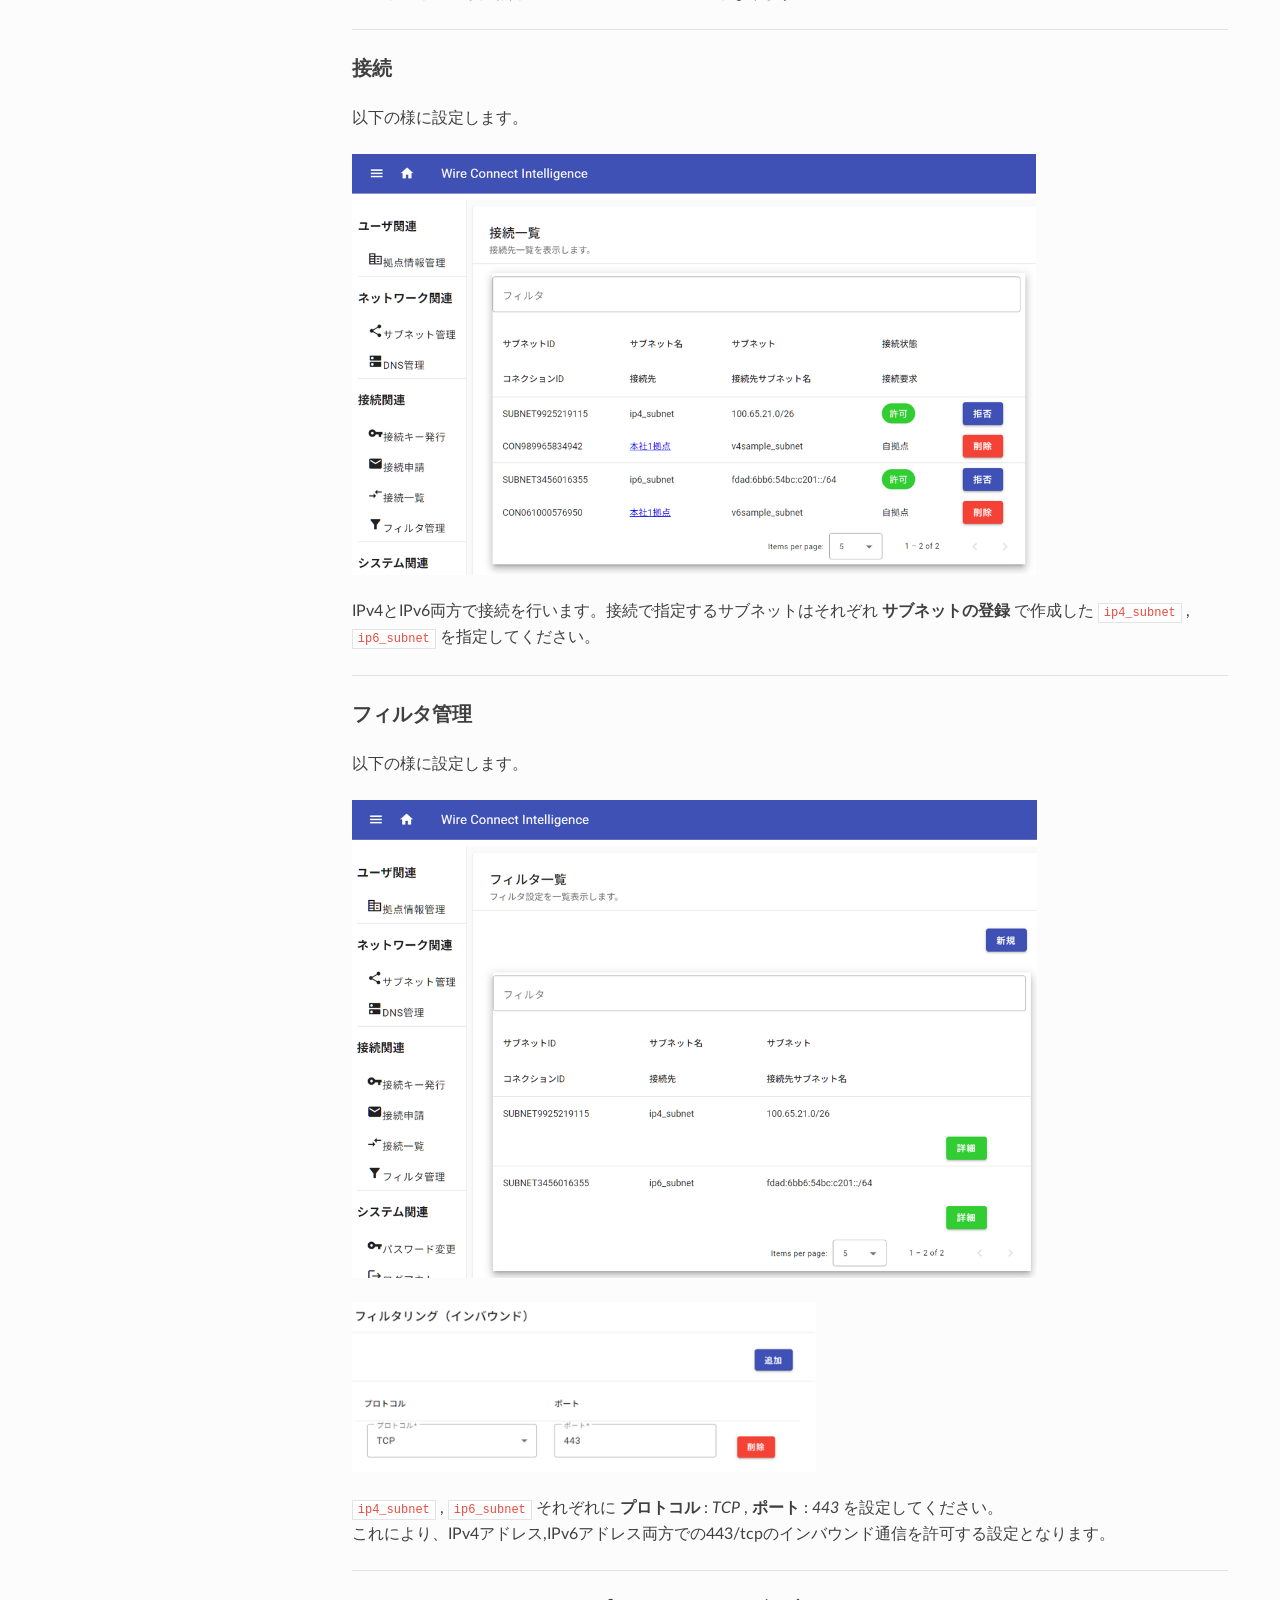
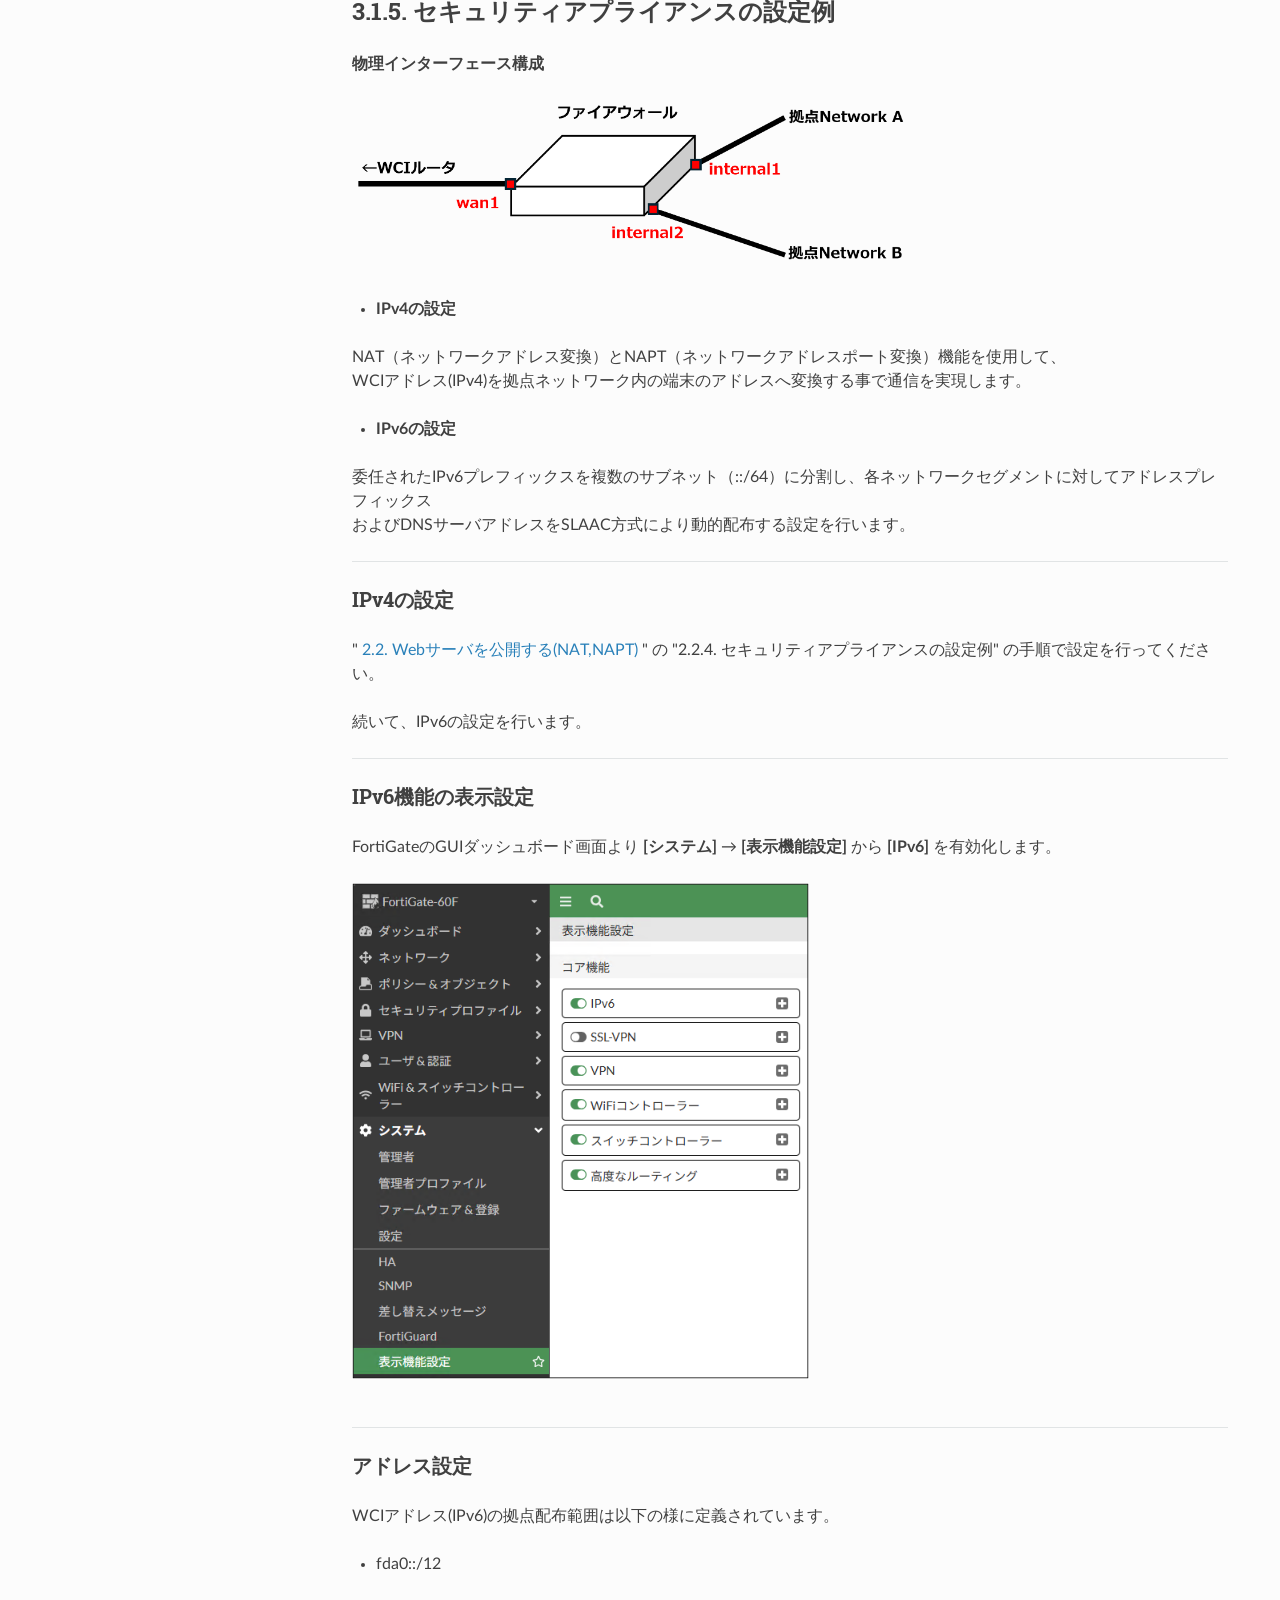
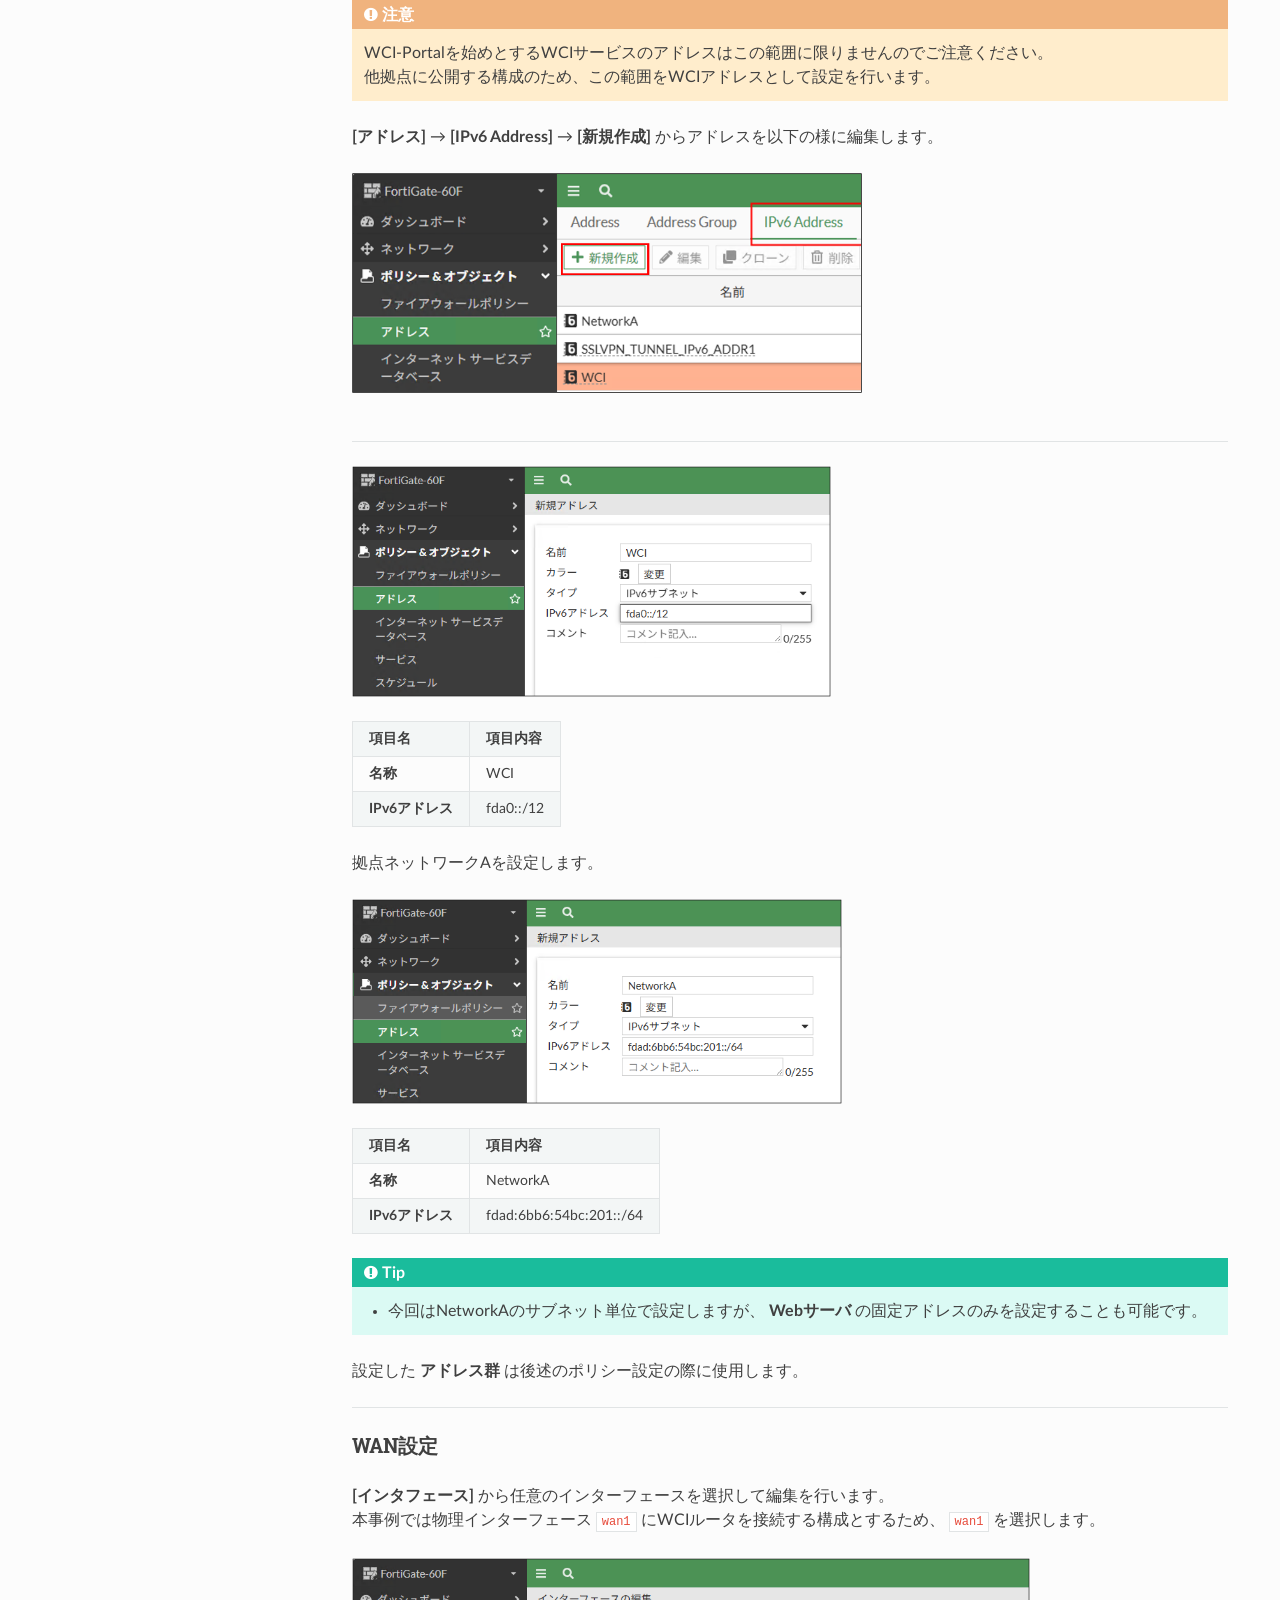
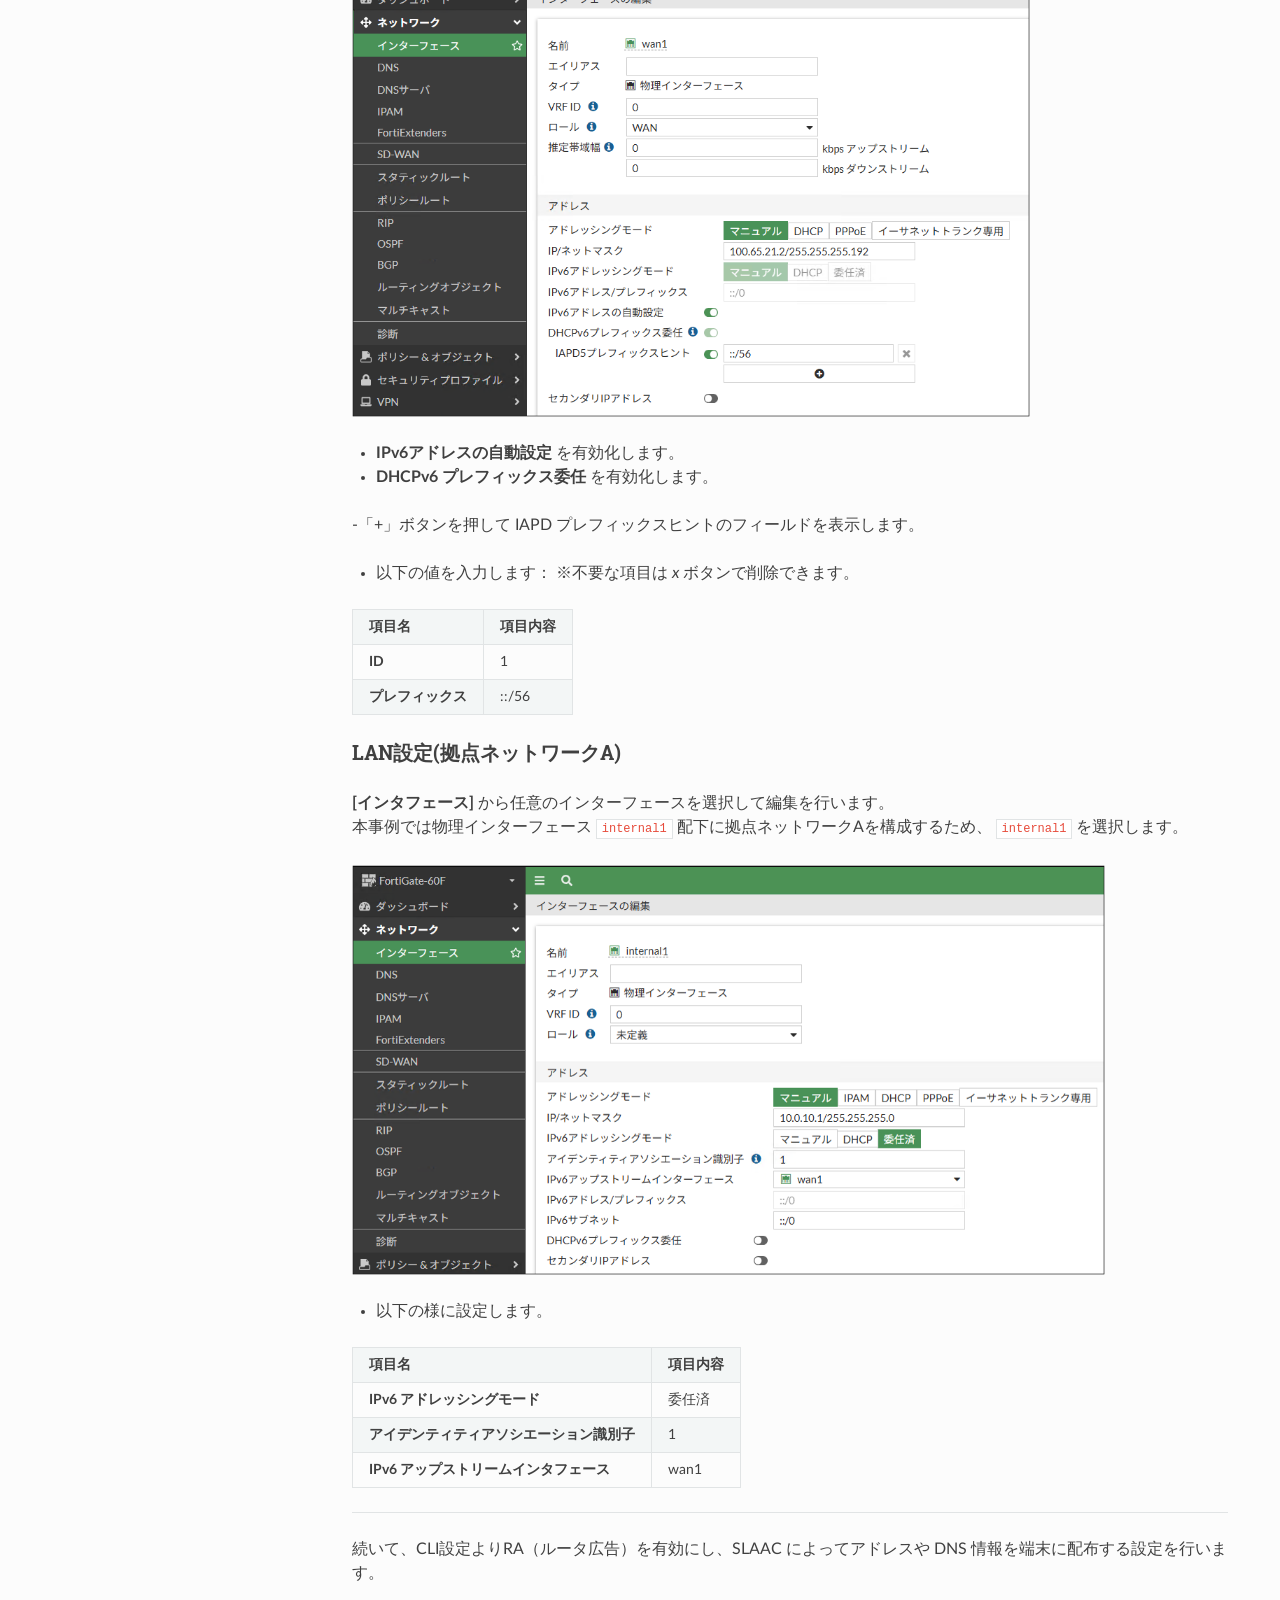
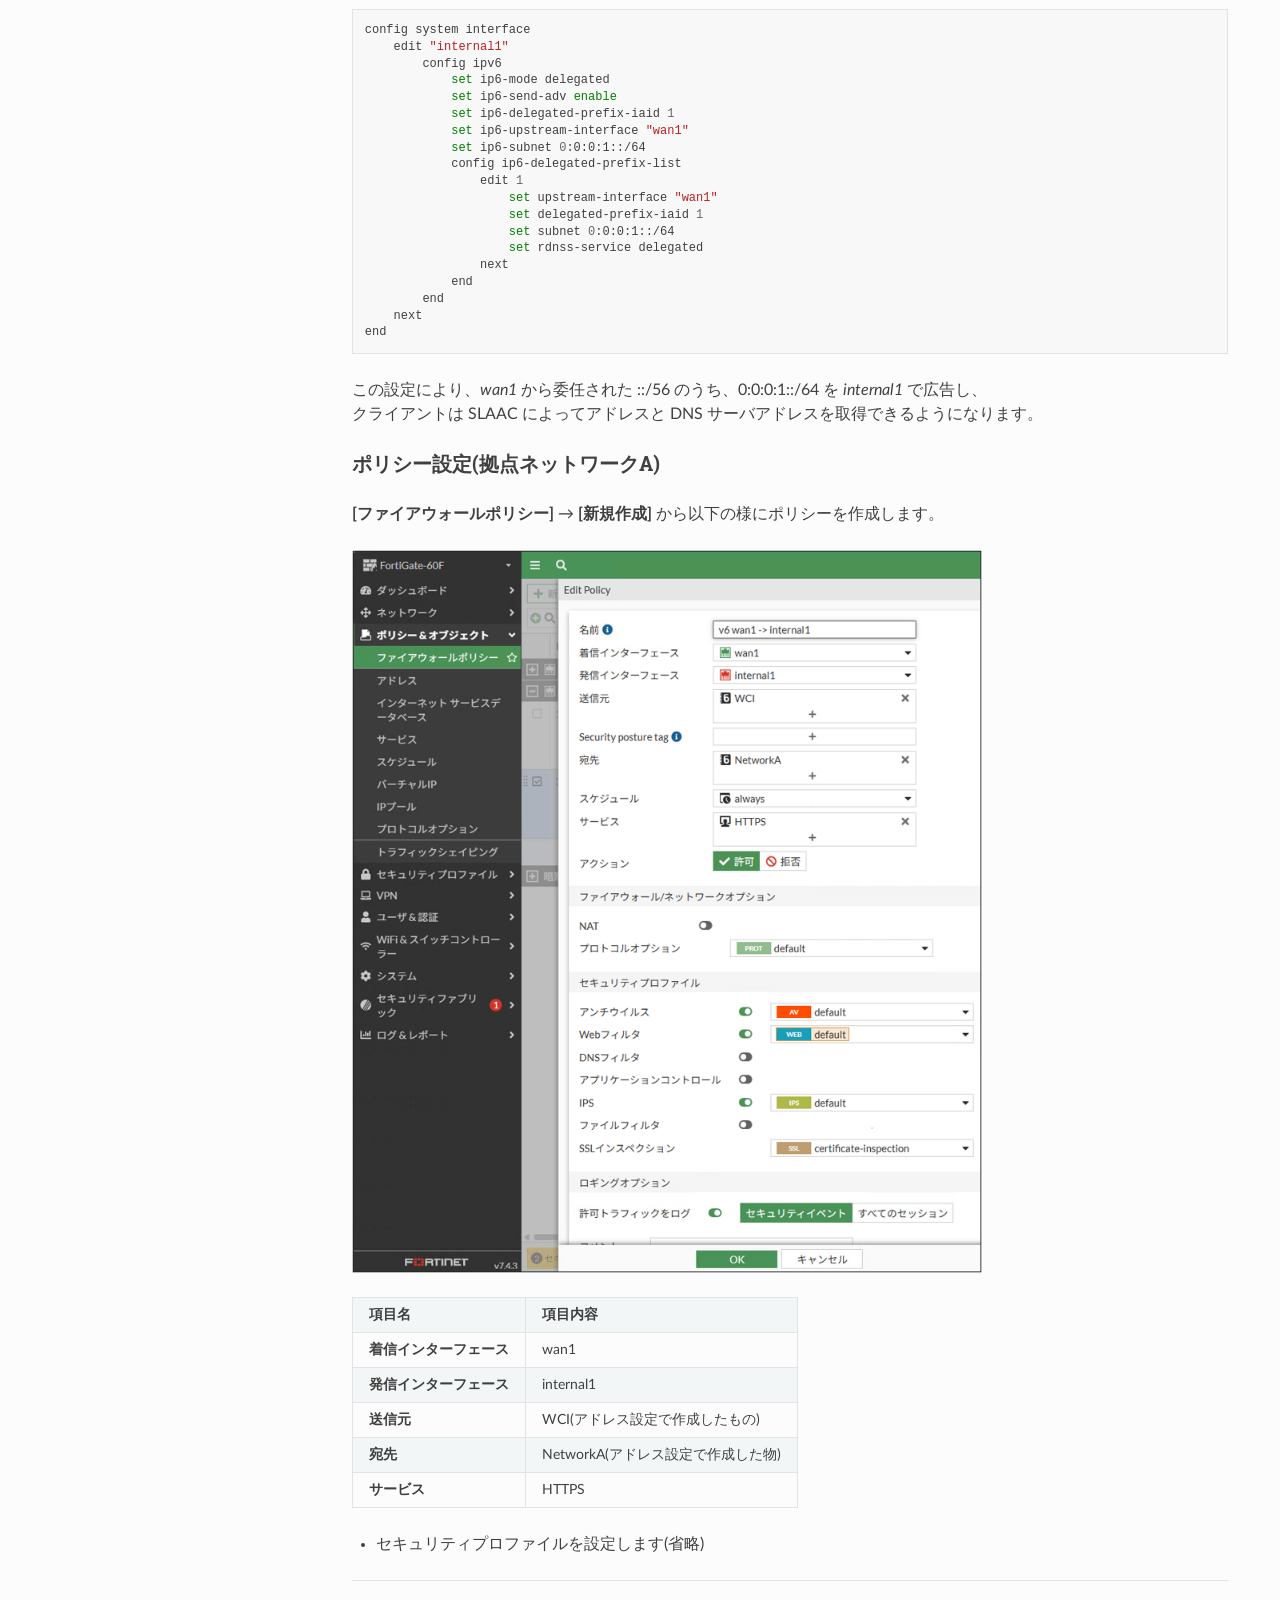
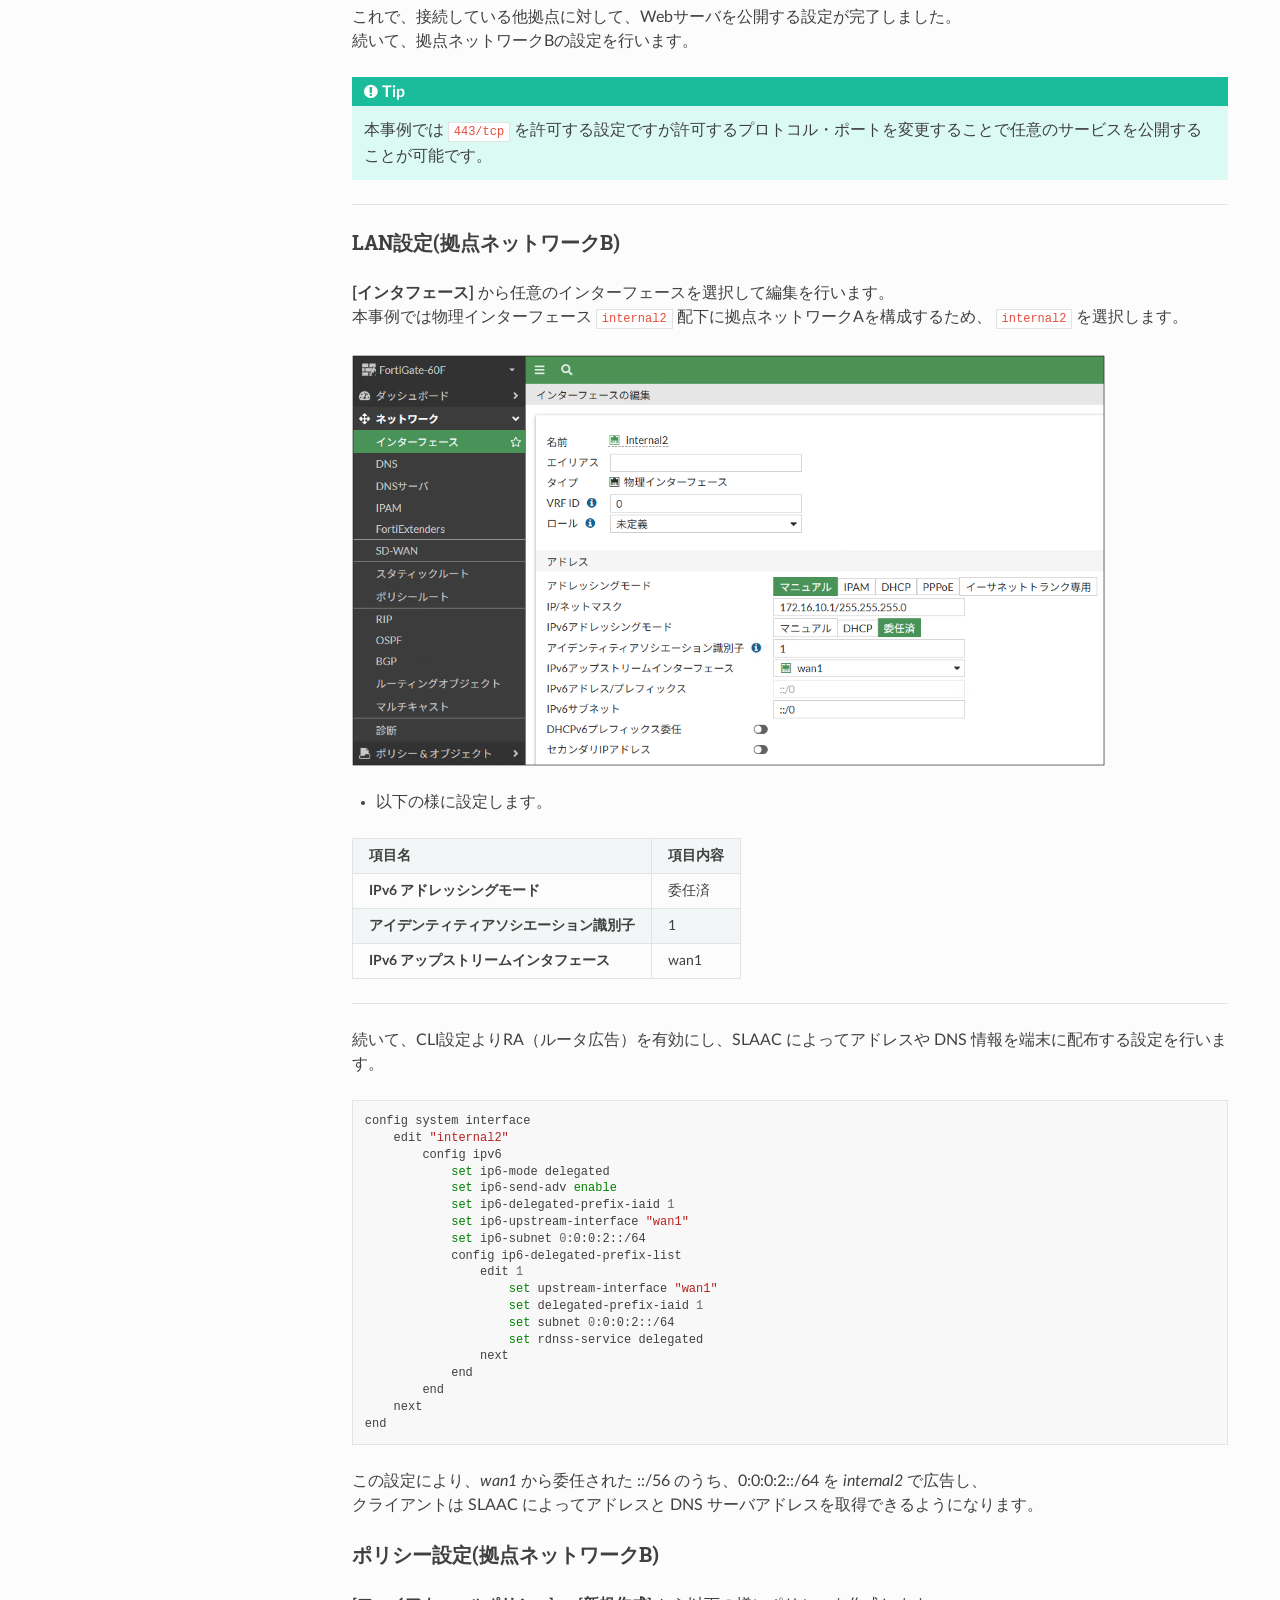
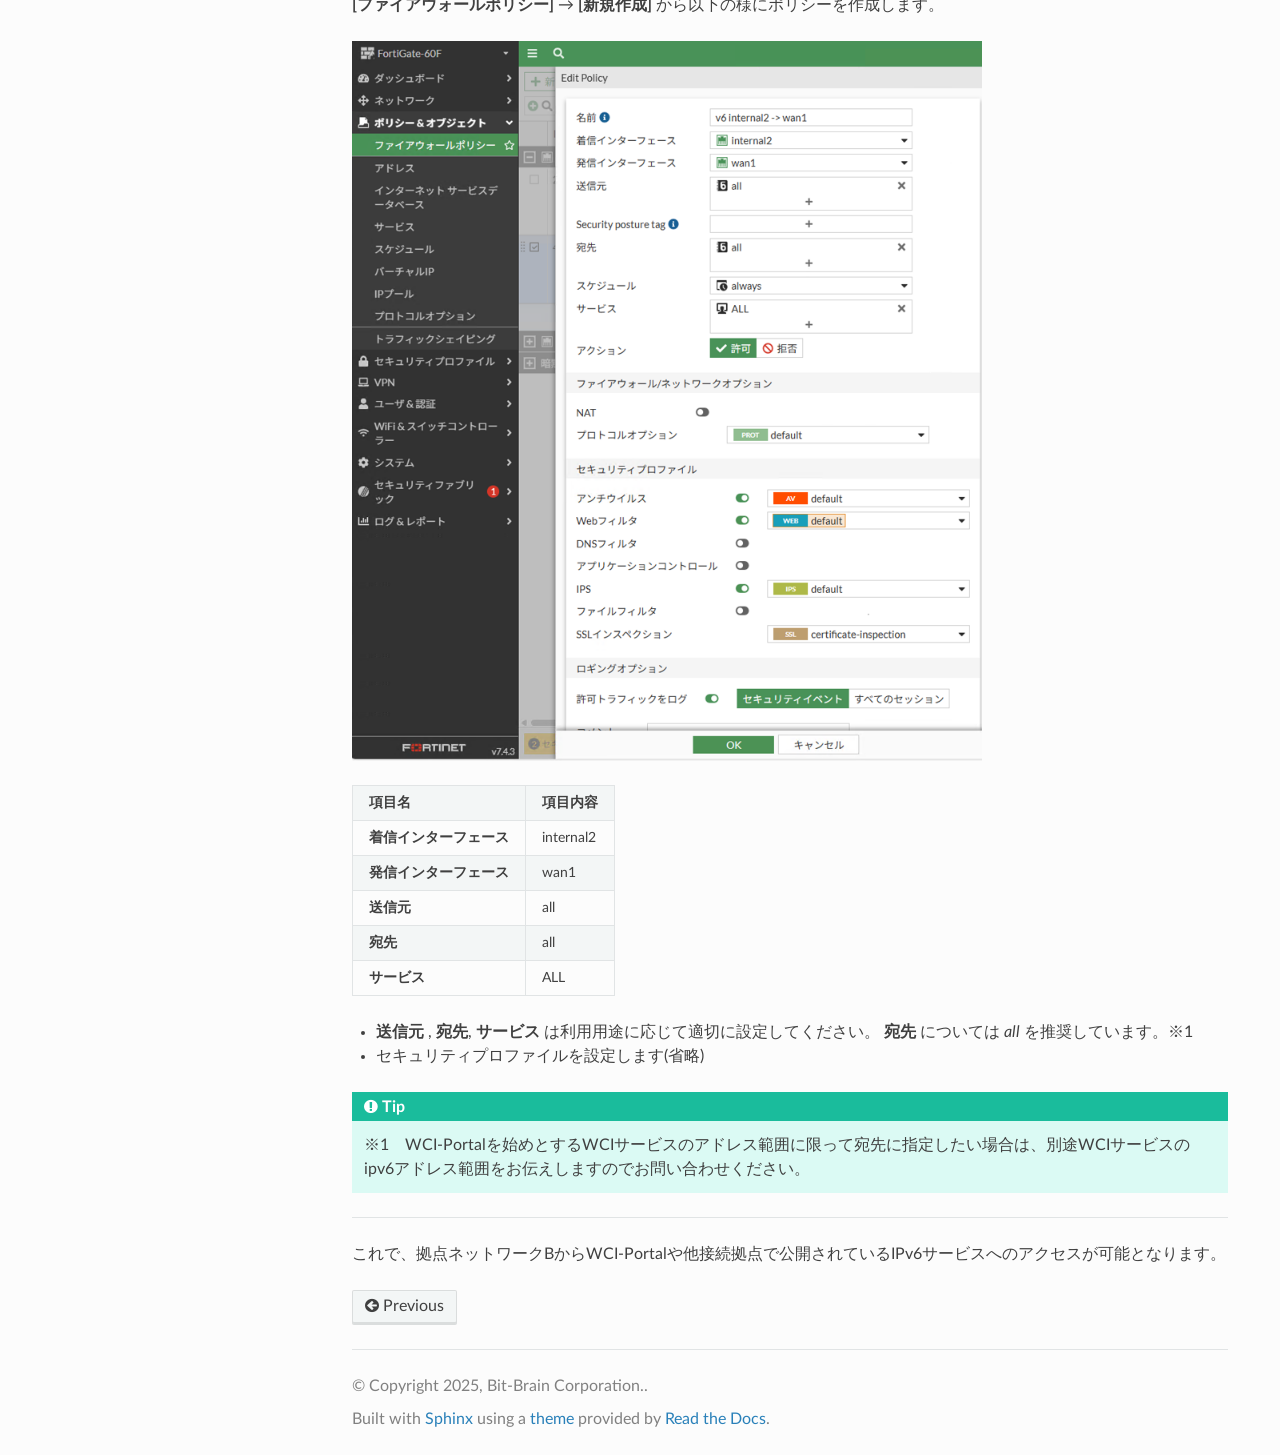
<file: docs/ipv6/webserver_dual.html>
<!DOCTYPE html>
<html class="writer-html5" lang="ja" data-content_root="../">
<head>
  <meta charset="utf-8" /><meta name="viewport" content="width=device-width, initial-scale=1" />

  <meta name="viewport" content="width=device-width, initial-scale=1.0" />
  <title>3.1. IPv6でWebサーバを公開する &mdash; WCI設定事例集  ドキュメント</title>
      <link rel="stylesheet" type="text/css" href="../_static/pygments.css?v=b86133f3" />
      <link rel="stylesheet" type="text/css" href="../_static/css/theme.css?v=e59714d7" />
      <link rel="stylesheet" type="text/css" href="../_static/custom.css?v=d4bf43ca" />

  
      <script src="../_static/jquery.js?v=5d32c60e"></script>
      <script src="../_static/_sphinx_javascript_frameworks_compat.js?v=2cd50e6c"></script>
      <script src="../_static/documentation_options.js?v=c033477b"></script>
      <script src="../_static/doctools.js?v=9bcbadda"></script>
      <script src="../_static/sphinx_highlight.js?v=dc90522c"></script>
      <script src="../_static/translations.js?v=4755f45a"></script>
    <script src="../_static/js/theme.js"></script>
    <link rel="index" title="索引" href="../genindex.html" />
    <link rel="search" title="検索" href="../search.html" />
    <link rel="prev" title="3. IPv6" href="index.html" /> 
</head>

<body class="wy-body-for-nav"> 
  <div class="wy-grid-for-nav">
    <nav data-toggle="wy-nav-shift" class="wy-nav-side">
      <div class="wy-side-scroll">
        <div class="wy-side-nav-search" >

          
          
          <a href="../index.html" class="icon icon-home">
            WCI設定事例集
          </a>
<div role="search">
  <form id="rtd-search-form" class="wy-form" action="../search.html" method="get">
    <input type="text" name="q" placeholder="Search docs" aria-label="Search docs" />
    <input type="hidden" name="check_keywords" value="yes" />
    <input type="hidden" name="area" value="default" />
  </form>
</div>
        </div><div class="wy-menu wy-menu-vertical" data-spy="affix" role="navigation" aria-label="Navigation menu">
              <p class="caption" role="heading"><span class="caption-text">Contents:</span></p>
<ul class="current">
<li class="toctree-l1"><a class="reference internal" href="../preface/index.html">1. はじめに</a></li>
<li class="toctree-l1"><a class="reference internal" href="../standard/index.html">2. 基本設定</a></li>
<li class="toctree-l1 current"><a class="reference internal" href="index.html">3. IPv6</a><ul class="current">
<li class="toctree-l2 current"><a class="current reference internal" href="#">3.1. IPv6でWebサーバを公開する</a><ul>
<li class="toctree-l3"><a class="reference internal" href="#id1">3.1.1.構成概要</a></li>
<li class="toctree-l3"><a class="reference internal" href="#id2">3.1.2. 接続構成とネットワーク</a></li>
<li class="toctree-l3"><a class="reference internal" href="#id3">3.1.3. セキュリティアプライアンスについて</a></li>
<li class="toctree-l3"><a class="reference internal" href="#wci-portal">3.1.4. WCI-Portalの設定</a><ul>
<li class="toctree-l4"><a class="reference internal" href="#id5">サブネットの登録</a></li>
<li class="toctree-l4"><a class="reference internal" href="#id6">接続</a></li>
<li class="toctree-l4"><a class="reference internal" href="#id7">フィルタ管理</a></li>
</ul>
</li>
<li class="toctree-l3"><a class="reference internal" href="#id8">3.1.5. セキュリティアプライアンスの設定例</a><ul>
<li class="toctree-l4"><a class="reference internal" href="#ipv4">IPv4の設定</a></li>
<li class="toctree-l4"><a class="reference internal" href="#ipv6">IPv6機能の表示設定</a></li>
<li class="toctree-l4"><a class="reference internal" href="#id9">アドレス設定</a></li>
<li class="toctree-l4"><a class="reference internal" href="#wan">WAN設定</a></li>
<li class="toctree-l4"><a class="reference internal" href="#lan-a">LAN設定(拠点ネットワークA)</a></li>
<li class="toctree-l4"><a class="reference internal" href="#a">ポリシー設定(拠点ネットワークA)</a></li>
<li class="toctree-l4"><a class="reference internal" href="#lan-b">LAN設定(拠点ネットワークB)</a></li>
<li class="toctree-l4"><a class="reference internal" href="#b">ポリシー設定(拠点ネットワークB)</a></li>
</ul>
</li>
</ul>
</li>
</ul>
</li>
</ul>

        </div>
      </div>
    </nav>

    <section data-toggle="wy-nav-shift" class="wy-nav-content-wrap"><nav class="wy-nav-top" aria-label="Mobile navigation menu" >
          <i data-toggle="wy-nav-top" class="fa fa-bars"></i>
          <a href="../index.html">WCI設定事例集</a>
      </nav>

      <div class="wy-nav-content">
        <div class="rst-content">
          <div role="navigation" aria-label="Page navigation">
  <ul class="wy-breadcrumbs">
      <li><a href="../index.html" class="icon icon-home" aria-label="Home"></a></li>
          <li class="breadcrumb-item"><a href="index.html">3. IPv6</a></li>
      <li class="breadcrumb-item active">3.1. IPv6でWebサーバを公開する</li>
      <li class="wy-breadcrumbs-aside">
      </li>
  </ul>
  <hr/>
</div>
          <div role="main" class="document" itemscope="itemscope" itemtype="http://schema.org/Article">
           <div itemprop="articleBody">
             
  <section id="ipv6web">
<h1>3.1. IPv6でWebサーバを公開する<a class="headerlink" href="#ipv6web" title="Link to this heading"></a></h1>
<p>本事例では、WCIルータとファイアウォール/ルータ等のセキュリティアプライアンスを接続し、IPv6およびIPv4のデュアルスタック環境における運用構成について説明します。</p>
<section id="id1">
<h2>3.1.1.構成概要<a class="headerlink" href="#id1" title="Link to this heading"></a></h2>
<div class="line-block">
<div class="line">WCIルータは、DHCPv6-PD（Prefix Delegation）方式により、セキュリティアプライアンスへIPv6プレフィックス（::/56）を割り当てます。</div>
<div class="line">これにより、セキュリティアプライアンス側では、委任されたIPv6プレフィックスを複数のサブネット（::/64）に分割し、各ネットワークセグメントに対してアドレスプレフィックスおよびDNSサーバアドレスをSLAAC方式により動的配布します。</div>
</div>
<div class="admonition note">
<p class="admonition-title">注釈</p>
<p>IPv4に関する設定内容については、&quot; <a class="reference internal" href="../standard/webserver.html"><span class="doc">2.2. Webサーバを公開する(NAT,NAPT)</span></a> &quot;に記載された構成に準拠します。</p>
</div>
</section>
<section id="id2">
<h2>3.1.2. 接続構成とネットワーク<a class="headerlink" href="#id2" title="Link to this heading"></a></h2>
<p><strong>接続構成図</strong></p>
<a class="reference internal image-reference" href="../_images/webserver_dual.png"><img alt="../_images/webserver_dual.png" src="../_images/webserver_dual.png" style="width: 1249.2px; height: 335.7px;" />
</a>
<div class="admonition attention">
<p class="admonition-title">注意</p>
<div class="line-block">
<div class="line">※1,2　導入機種により接続ポートが異なります。詳しくは&quot; <a class="reference internal" href="../preface/init.html"><span class="doc">1.1. WCIルータについて</span></a> &quot;の導入機種に応じたポート対応表をご確認下さい。</div>
<div class="line">※3  　ご契約拠点により、WCIアドレスおよびサブネットの割当範囲が異なります。別途ご確認下さい。本事例ではWCIアドレス割当範囲を <code class="docutils literal notranslate"><span class="pre">100.65.21.0/26</span></code>、WCIルータのLANポートアドレスを <code class="docutils literal notranslate"><span class="pre">100.65.21.1</span></code> として記載します。</div>
</div>
</div>
<hr class="docutils" />
<ul class="simple">
<li><p><strong>拠点ネットワークA</strong></p></li>
</ul>
<div class="line-block">
<div class="line">　本事例ではこのネットワークのみを外部に公開対象とし、Webサービスやアプリケーションの提供を行います。</div>
<div class="line">　IPv6の設定は、セキュリティアプライアンスがWCIルータから受け取ったプレフィックスの一部を利用し、</div>
<div class="line">　SLAACによりホストに対してIPアドレスとDNS情報を配布します。</div>
</div>
<ul class="simple">
<li><p><strong>拠点ネットワークB</strong></p></li>
</ul>
<div class="line-block">
<div class="line">　外部公開は行わず、WCI-Portalや他拠点サービスへのアクセス用途に限定します。</div>
<div class="line">　こちらも同様にIPv6アドレスはプレフィックス委任をもとにSLAACにより割り当てられます。</div>
</div>
</section>
<hr class="docutils" />
<section id="id3">
<h2>3.1.3. セキュリティアプライアンスについて<a class="headerlink" href="#id3" title="Link to this heading"></a></h2>
<p>セキュリティアプライアンス（ファイアウォールやルータ）は以下の機能が実装されている必要があります：</p>
<ul class="simple">
<li><p><strong>DHCPv6-PDクライアント機能</strong> （IA_PD対応）</p></li>
</ul>
<div class="line-block">
<div class="line">　WCIルータから <cite>::/56</cite> のプレフィックスを受け取ります。</div>
</div>
<ul class="simple">
<li><p><strong>RA（Router Advertisement）とSLAACの送信機能</strong></p></li>
</ul>
<div class="line-block">
<div class="line">　各内部インタフェースで <cite>::/64</cite> に分割されたサブネットをRAにより広告し、ホストに対してIPv6アドレスとDNS情報を配布します。</div>
</div>
<div class="line-block">
<div class="line">本事例では、Fortinet社のFortiGate(FortiOS 7.2, 7.4)を一例として設定方法を紹介します。</div>
</div>
</section>
<section id="wci-portal">
<h2>3.1.4. WCI-Portalの設定<a class="headerlink" href="#wci-portal" title="Link to this heading"></a></h2>
<div class="admonition tip">
<p class="admonition-title">Tip</p>
<div class="line-block">
<div class="line">WCI-Portalの詳細な操作方法については別紙 WCI-Portal 利用手順書 をご確認ください。</div>
</div>
</div>
<div class="line-block">
<div class="line"><strong>端末</strong> から <a class="reference external" href="https://portal.bbwci.net">WCI-Portal</a> (<cite>https://portal.bbwci.net</cite>)にアクセスしログインします。</div>
<div class="line">必要に応じて、WCIルータのLANポートに設定用端末を接続してアクセスして下さい。</div>
</div>
<section id="id5">
<h3>サブネットの登録<a class="headerlink" href="#id5" title="Link to this heading"></a></h3>
<p>以下の様に設定します。</p>
<a class="reference internal image-reference" href="../_images/n1.png"><img alt="../_images/n1.png" src="../_images/n1.png" style="width: 684.6px; height: 540.0px;" />
</a>
<ul class="simple">
<li><p>IPv4アドレス</p></li>
</ul>
<table class="docutils align-default">
<tbody>
<tr class="row-odd"><td><blockquote>
<div><p><strong>項目名</strong></p>
</div></blockquote>
</td>
<td><blockquote>
<div><p><strong>項目内容</strong></p>
</div></blockquote>
</td>
</tr>
<tr class="row-even"><td><blockquote>
<div><p><strong>サブネット名</strong></p>
</div></blockquote>
</td>
<td><p>ip4_subnet</p></td>
</tr>
<tr class="row-odd"><td><blockquote>
<div><p><strong>プレフィックス</strong></p>
</div></blockquote>
</td>
<td><p>26</p></td>
</tr>
<tr class="row-even"><td><blockquote>
<div><p><strong>ネットワークアドレス</strong></p>
</div></blockquote>
</td>
<td><p>100.65.21.0</p></td>
</tr>
</tbody>
</table>
<ul class="simple">
<li><p>IPv6アドレス</p></li>
</ul>
<table class="docutils align-default">
<tbody>
<tr class="row-odd"><td><blockquote>
<div><p><strong>項目名</strong></p>
</div></blockquote>
</td>
<td><blockquote>
<div><p><strong>項目内容</strong></p>
</div></blockquote>
</td>
</tr>
<tr class="row-even"><td><blockquote>
<div><p><strong>サブネット名</strong></p>
</div></blockquote>
</td>
<td><p>ip6_subnet</p></td>
</tr>
<tr class="row-odd"><td><blockquote>
<div><p><strong>プレフィックス</strong></p>
</div></blockquote>
</td>
<td><p>64</p></td>
</tr>
<tr class="row-even"><td><blockquote>
<div><p><strong>ネットワークアドレス</strong></p>
</div></blockquote>
</td>
<td><p>fdad:6bb6:54bc:201</p></td>
</tr>
</tbody>
</table>
<p>このサブネットが拠点ネットワークAのアドレス帯となります。</p>
</section>
<hr class="docutils" />
<section id="id6">
<h3>接続<a class="headerlink" href="#id6" title="Link to this heading"></a></h3>
<p>以下の様に設定します。</p>
<a class="reference internal image-reference" href="../_images/n2.png"><img alt="../_images/n2.png" src="../_images/n2.png" style="width: 684.6px; height: 421.2px;" />
</a>
<div class="line-block">
<div class="line">IPv4とIPv6両方で接続を行います。接続で指定するサブネットはそれぞれ <strong>サブネットの登録</strong> で作成した <code class="docutils literal notranslate"><span class="pre">ip4_subnet</span></code> , <code class="docutils literal notranslate"><span class="pre">ip6_subnet</span></code> を指定してください。</div>
</div>
</section>
<hr class="docutils" />
<section id="id7">
<h3>フィルタ管理<a class="headerlink" href="#id7" title="Link to this heading"></a></h3>
<p>以下の様に設定します。</p>
<a class="reference internal image-reference" href="../_images/n3.png"><img alt="../_images/n3.png" src="../_images/n3.png" style="width: 685.1999999999999px; height: 478.2px;" />
</a>
<a class="reference internal image-reference" href="../_images/n41.png"><img alt="../_images/n41.png" src="../_images/n41.png" style="width: 464.0px; height: 169.60000000000002px;" />
</a>
<div class="line-block">
<div class="line"><code class="docutils literal notranslate"><span class="pre">ip4_subnet</span></code> , <code class="docutils literal notranslate"><span class="pre">ip6_subnet</span></code> それぞれに <strong>プロトコル</strong> : <cite>TCP</cite>  , <strong>ポート</strong> : <cite>443</cite> を設定してください。</div>
<div class="line">これにより、IPv4アドレス,IPv6アドレス両方での443/tcpのインバウンド通信を許可する設定となります。</div>
</div>
</section>
</section>
<hr class="docutils" />
<section id="id8">
<h2>3.1.5. セキュリティアプライアンスの設定例<a class="headerlink" href="#id8" title="Link to this heading"></a></h2>
<p><strong>物理インターフェース構成</strong></p>
<a class="reference internal image-reference" href="../_images/fw.png"><img alt="../_images/fw.png" src="../_images/fw.png" style="width: 576.9px; height: 173.7px;" />
</a>
<ul class="simple">
<li><p><strong>IPv4の設定</strong></p></li>
</ul>
<div class="line-block">
<div class="line">NAT（ネットワークアドレス変換）とNAPT（ネットワークアドレスポート変換）機能を使用して、</div>
<div class="line">WCIアドレス(IPv4)を拠点ネットワーク内の端末のアドレスへ変換する事で通信を実現します。</div>
</div>
<ul class="simple">
<li><p><strong>IPv6の設定</strong></p></li>
</ul>
<div class="line-block">
<div class="line">委任されたIPv6プレフィックスを複数のサブネット（::/64）に分割し、各ネットワークセグメントに対してアドレスプレフィックス</div>
<div class="line">およびDNSサーバアドレスをSLAAC方式により動的配布する設定を行います。</div>
</div>
<hr class="docutils" />
<section id="ipv4">
<h3>IPv4の設定<a class="headerlink" href="#ipv4" title="Link to this heading"></a></h3>
<p>&quot; <a class="reference internal" href="../standard/webserver.html"><span class="doc">2.2. Webサーバを公開する(NAT,NAPT)</span></a> &quot; の &quot;2.2.4. セキュリティアプライアンスの設定例&quot; の手順で設定を行ってください。</p>
<p>続いて、IPv6の設定を行います。</p>
</section>
<hr class="docutils" />
<section id="ipv6">
<h3>IPv6機能の表示設定<a class="headerlink" href="#ipv6" title="Link to this heading"></a></h3>
<div class="line-block">
<div class="line">FortiGateのGUIダッシュボード画面より <strong>[システム]</strong> → <strong>[表示機能設定]</strong> から <strong>[IPv6]</strong> を有効化します。</div>
</div>
<a class="reference internal image-reference" href="../_images/8.png"><img alt="../_images/8.png" src="../_images/8.png" style="width: 456.8px; height: 496.0px;" />
</a>
</section>
<hr class="docutils" />
<section id="id9">
<h3>アドレス設定<a class="headerlink" href="#id9" title="Link to this heading"></a></h3>
<p>WCIアドレス(IPv6)の拠点配布範囲は以下の様に定義されています。</p>
<ul class="simple">
<li><p>fda0::/12</p></li>
</ul>
<div class="admonition attention">
<p class="admonition-title">注意</p>
<div class="line-block">
<div class="line">WCI-Portalを始めとするWCIサービスのアドレスはこの範囲に限りませんのでご注意ください。</div>
<div class="line">他拠点に公開する構成のため、この範囲をWCIアドレスとして設定を行います。</div>
</div>
</div>
<p><strong>[アドレス]</strong> → <strong>[IPv6 Address]</strong> → <strong>[新規作成]</strong> からアドレスを以下の様に編集します。</p>
<a class="reference internal image-reference" href="../_images/a1.png"><img alt="../_images/a1.png" src="../_images/a1.png" style="width: 510.0px; height: 219.29999999999998px;" />
</a>
<hr class="docutils" />
<a class="reference internal image-reference" href="../_images/a2.png"><img alt="../_images/a2.png" src="../_images/a2.png" style="width: 479.49999999999994px; height: 231.7px;" />
</a>
<table class="docutils align-default">
<tbody>
<tr class="row-odd"><td><blockquote>
<div><p><strong>項目名</strong></p>
</div></blockquote>
</td>
<td><blockquote>
<div><p><strong>項目内容</strong></p>
</div></blockquote>
</td>
</tr>
<tr class="row-even"><td><blockquote>
<div><p><strong>名称</strong></p>
</div></blockquote>
</td>
<td><p>WCI</p></td>
</tr>
<tr class="row-odd"><td><blockquote>
<div><p><strong>IPv6アドレス</strong></p>
</div></blockquote>
</td>
<td><p>fda0::/12</p></td>
</tr>
</tbody>
</table>
<p>拠点ネットワークAを設定します。</p>
<a class="reference internal image-reference" href="../_images/a3.png"><img alt="../_images/a3.png" src="../_images/a3.png" style="width: 490.7px; height: 204.39999999999998px;" />
</a>
<table class="docutils align-default">
<tbody>
<tr class="row-odd"><td><blockquote>
<div><p><strong>項目名</strong></p>
</div></blockquote>
</td>
<td><blockquote>
<div><p><strong>項目内容</strong></p>
</div></blockquote>
</td>
</tr>
<tr class="row-even"><td><blockquote>
<div><p><strong>名称</strong></p>
</div></blockquote>
</td>
<td><p>NetworkA</p></td>
</tr>
<tr class="row-odd"><td><blockquote>
<div><p><strong>IPv6アドレス</strong></p>
</div></blockquote>
</td>
<td><p>fdad:6bb6:54bc:201::/64</p></td>
</tr>
</tbody>
</table>
<div class="admonition tip">
<p class="admonition-title">Tip</p>
<ul class="simple">
<li><p>今回はNetworkAのサブネット単位で設定しますが、 <strong>Webサーバ</strong> の固定アドレスのみを設定することも可能です。</p></li>
</ul>
</div>
<p>設定した <strong>アドレス群</strong> は後述のポリシー設定の際に使用します。</p>
</section>
<hr class="docutils" />
<section id="wan">
<h3>WAN設定<a class="headerlink" href="#wan" title="Link to this heading"></a></h3>
<div class="line-block">
<div class="line"><strong>[インタフェース]</strong> から任意のインターフェースを選択して編集を行います。</div>
<div class="line">本事例では物理インターフェース <code class="docutils literal notranslate"><span class="pre">wan1</span></code> にWCIルータを接続する構成とするため、 <code class="docutils literal notranslate"><span class="pre">wan1</span></code> を選択します。</div>
</div>
<a class="reference internal image-reference" href="../_images/9.png"><img alt="../_images/9.png" src="../_images/9.png" style="width: 678.3px; height: 459.2px;" />
</a>
<ul class="simple">
<li><p><strong>IPv6アドレスの自動設定</strong> を有効化します。</p></li>
<li><p><strong>DHCPv6 プレフィックス委任</strong> を有効化します。</p></li>
</ul>
<p>-「+」ボタンを押して IAPD プレフィックスヒントのフィールドを表示します。</p>
<ul class="simple">
<li><p>以下の値を入力します： ※不要な項目は <cite>x</cite> ボタンで削除できます。</p></li>
</ul>
<table class="docutils align-default">
<tbody>
<tr class="row-odd"><td><blockquote>
<div><p><strong>項目名</strong></p>
</div></blockquote>
</td>
<td><blockquote>
<div><p><strong>項目内容</strong></p>
</div></blockquote>
</td>
</tr>
<tr class="row-even"><td><blockquote>
<div><p><strong>ID</strong></p>
</div></blockquote>
</td>
<td><p>1</p></td>
</tr>
<tr class="row-odd"><td><blockquote>
<div><p><strong>プレフィックス</strong></p>
</div></blockquote>
</td>
<td><p>::/56</p></td>
</tr>
</tbody>
</table>
</section>
<section id="lan-a">
<h3>LAN設定(拠点ネットワークA)<a class="headerlink" href="#lan-a" title="Link to this heading"></a></h3>
<div class="line-block">
<div class="line"><strong>[インタフェース]</strong> から任意のインターフェースを選択して編集を行います。</div>
<div class="line">本事例では物理インターフェース <code class="docutils literal notranslate"><span class="pre">internal1</span></code> 配下に拠点ネットワークAを構成するため、 <code class="docutils literal notranslate"><span class="pre">internal1</span></code> を選択します。</div>
</div>
<a class="reference internal image-reference" href="../_images/10.png"><img alt="../_images/10.png" src="../_images/10.png" style="width: 753.1999999999999px; height: 410.2px;" />
</a>
<ul class="simple">
<li><p>以下の様に設定します。</p></li>
</ul>
<table class="docutils align-default">
<tbody>
<tr class="row-odd"><td><blockquote>
<div><p><strong>項目名</strong></p>
</div></blockquote>
</td>
<td><blockquote>
<div><p><strong>項目内容</strong></p>
</div></blockquote>
</td>
</tr>
<tr class="row-even"><td><blockquote>
<div><p><strong>IPv6 アドレッシングモード</strong></p>
</div></blockquote>
</td>
<td><p>委任済</p></td>
</tr>
<tr class="row-odd"><td><blockquote>
<div><p><strong>アイデンティティアソシエーション識別子</strong></p>
</div></blockquote>
</td>
<td><p>1</p></td>
</tr>
<tr class="row-even"><td><blockquote>
<div><p><strong>IPv6 アップストリームインタフェース</strong></p>
</div></blockquote>
</td>
<td><p>wan1</p></td>
</tr>
</tbody>
</table>
<hr class="docutils" />
<p>続いて、CLI設定よりRA（ルータ広告）を有効にし、SLAAC によってアドレスや DNS 情報を端末に配布する設定を行います。</p>
<div class="highlight-shell notranslate"><div class="highlight"><pre><span></span>config<span class="w"> </span>system<span class="w"> </span>interface
<span class="w">    </span>edit<span class="w"> </span><span class="s2">&quot;internal1&quot;</span>
<span class="w">        </span>config<span class="w"> </span>ipv6
<span class="w">            </span><span class="nb">set</span><span class="w"> </span>ip6-mode<span class="w"> </span>delegated
<span class="w">            </span><span class="nb">set</span><span class="w"> </span>ip6-send-adv<span class="w"> </span><span class="nb">enable</span>
<span class="w">            </span><span class="nb">set</span><span class="w"> </span>ip6-delegated-prefix-iaid<span class="w"> </span><span class="m">1</span>
<span class="w">            </span><span class="nb">set</span><span class="w"> </span>ip6-upstream-interface<span class="w"> </span><span class="s2">&quot;wan1&quot;</span>
<span class="w">            </span><span class="nb">set</span><span class="w"> </span>ip6-subnet<span class="w"> </span><span class="m">0</span>:0:0:1::/64
<span class="w">            </span>config<span class="w"> </span>ip6-delegated-prefix-list
<span class="w">                </span>edit<span class="w"> </span><span class="m">1</span>
<span class="w">                    </span><span class="nb">set</span><span class="w"> </span>upstream-interface<span class="w"> </span><span class="s2">&quot;wan1&quot;</span>
<span class="w">                    </span><span class="nb">set</span><span class="w"> </span>delegated-prefix-iaid<span class="w"> </span><span class="m">1</span>
<span class="w">                    </span><span class="nb">set</span><span class="w"> </span>subnet<span class="w"> </span><span class="m">0</span>:0:0:1::/64
<span class="w">                    </span><span class="nb">set</span><span class="w"> </span>rdnss-service<span class="w"> </span>delegated
<span class="w">                </span>next
<span class="w">            </span>end
<span class="w">        </span>end
<span class="w">    </span>next
end
</pre></div>
</div>
<div class="line-block">
<div class="line">この設定により、<cite>wan1</cite> から委任された ::/56 のうち、0:0:0:1::/64 を <cite>internal1</cite> で広告し、</div>
<div class="line">クライアントは SLAAC によってアドレスと DNS サーバアドレスを取得できるようになります。</div>
</div>
</section>
<section id="a">
<h3>ポリシー設定(拠点ネットワークA)<a class="headerlink" href="#a" title="Link to this heading"></a></h3>
<div class="line-block">
<div class="line"><strong>[ファイアウォールポリシー]</strong> → <strong>[新規作成]</strong> から以下の様にポリシーを作成します。</div>
</div>
<a class="reference internal image-reference" href="../_images/11.png"><img alt="../_images/11.png" src="../_images/11.png" style="width: 630.4000000000001px; height: 723.2px;" />
</a>
<table class="docutils align-default">
<tbody>
<tr class="row-odd"><td><blockquote>
<div><p><strong>項目名</strong></p>
</div></blockquote>
</td>
<td><blockquote>
<div><p><strong>項目内容</strong></p>
</div></blockquote>
</td>
</tr>
<tr class="row-even"><td><blockquote>
<div><p><strong>着信インターフェース</strong></p>
</div></blockquote>
</td>
<td><p>wan1</p></td>
</tr>
<tr class="row-odd"><td><blockquote>
<div><p><strong>発信インターフェース</strong></p>
</div></blockquote>
</td>
<td><p>internal1</p></td>
</tr>
<tr class="row-even"><td><blockquote>
<div><p><strong>送信元</strong></p>
</div></blockquote>
</td>
<td><p>WCI(アドレス設定で作成したもの)</p></td>
</tr>
<tr class="row-odd"><td><blockquote>
<div><p><strong>宛先</strong></p>
</div></blockquote>
</td>
<td><p>NetworkA(アドレス設定で作成した物)</p></td>
</tr>
<tr class="row-even"><td><blockquote>
<div><p><strong>サービス</strong></p>
</div></blockquote>
</td>
<td><p>HTTPS</p></td>
</tr>
</tbody>
</table>
<ul class="simple">
<li><p>セキュリティプロファイルを設定します(省略)</p></li>
</ul>
<hr class="docutils" />
<div class="line-block">
<div class="line">これで、接続している他拠点に対して、Webサーバを公開する設定が完了しました。</div>
<div class="line">続いて、拠点ネットワークBの設定を行います。</div>
</div>
<div class="admonition tip">
<p class="admonition-title">Tip</p>
<div class="line-block">
<div class="line">本事例では <code class="docutils literal notranslate"><span class="pre">443/tcp</span></code> を許可する設定ですが許可するプロトコル・ポートを変更することで任意のサービスを公開することが可能です。</div>
</div>
</div>
</section>
<hr class="docutils" />
<section id="lan-b">
<h3>LAN設定(拠点ネットワークB)<a class="headerlink" href="#lan-b" title="Link to this heading"></a></h3>
<div class="line-block">
<div class="line"><strong>[インタフェース]</strong> から任意のインターフェースを選択して編集を行います。</div>
<div class="line">本事例では物理インターフェース <code class="docutils literal notranslate"><span class="pre">internal2</span></code> 配下に拠点ネットワークAを構成するため、 <code class="docutils literal notranslate"><span class="pre">internal2</span></code> を選択します。</div>
</div>
<a class="reference internal image-reference" href="../_images/12.png"><img alt="../_images/12.png" src="../_images/12.png" style="width: 753.1999999999999px; height: 410.9px;" />
</a>
<ul class="simple">
<li><p>以下の様に設定します。</p></li>
</ul>
<table class="docutils align-default">
<tbody>
<tr class="row-odd"><td><blockquote>
<div><p><strong>項目名</strong></p>
</div></blockquote>
</td>
<td><blockquote>
<div><p><strong>項目内容</strong></p>
</div></blockquote>
</td>
</tr>
<tr class="row-even"><td><blockquote>
<div><p><strong>IPv6 アドレッシングモード</strong></p>
</div></blockquote>
</td>
<td><p>委任済</p></td>
</tr>
<tr class="row-odd"><td><blockquote>
<div><p><strong>アイデンティティアソシエーション識別子</strong></p>
</div></blockquote>
</td>
<td><p>1</p></td>
</tr>
<tr class="row-even"><td><blockquote>
<div><p><strong>IPv6 アップストリームインタフェース</strong></p>
</div></blockquote>
</td>
<td><p>wan1</p></td>
</tr>
</tbody>
</table>
<hr class="docutils" />
<p>続いて、CLI設定よりRA（ルータ広告）を有効にし、SLAAC によってアドレスや DNS 情報を端末に配布する設定を行います。</p>
<div class="highlight-shell notranslate"><div class="highlight"><pre><span></span>config<span class="w"> </span>system<span class="w"> </span>interface
<span class="w">    </span>edit<span class="w"> </span><span class="s2">&quot;internal2&quot;</span>
<span class="w">        </span>config<span class="w"> </span>ipv6
<span class="w">            </span><span class="nb">set</span><span class="w"> </span>ip6-mode<span class="w"> </span>delegated
<span class="w">            </span><span class="nb">set</span><span class="w"> </span>ip6-send-adv<span class="w"> </span><span class="nb">enable</span>
<span class="w">            </span><span class="nb">set</span><span class="w"> </span>ip6-delegated-prefix-iaid<span class="w"> </span><span class="m">1</span>
<span class="w">            </span><span class="nb">set</span><span class="w"> </span>ip6-upstream-interface<span class="w"> </span><span class="s2">&quot;wan1&quot;</span>
<span class="w">            </span><span class="nb">set</span><span class="w"> </span>ip6-subnet<span class="w"> </span><span class="m">0</span>:0:0:2::/64
<span class="w">            </span>config<span class="w"> </span>ip6-delegated-prefix-list
<span class="w">                </span>edit<span class="w"> </span><span class="m">1</span>
<span class="w">                    </span><span class="nb">set</span><span class="w"> </span>upstream-interface<span class="w"> </span><span class="s2">&quot;wan1&quot;</span>
<span class="w">                    </span><span class="nb">set</span><span class="w"> </span>delegated-prefix-iaid<span class="w"> </span><span class="m">1</span>
<span class="w">                    </span><span class="nb">set</span><span class="w"> </span>subnet<span class="w"> </span><span class="m">0</span>:0:0:2::/64
<span class="w">                    </span><span class="nb">set</span><span class="w"> </span>rdnss-service<span class="w"> </span>delegated
<span class="w">                </span>next
<span class="w">            </span>end
<span class="w">        </span>end
<span class="w">    </span>next
end
</pre></div>
</div>
<div class="line-block">
<div class="line">この設定により、<cite>wan1</cite> から委任された ::/56 のうち、0:0:0:2::/64 を <cite>internal2</cite> で広告し、</div>
<div class="line">クライアントは SLAAC によってアドレスと DNS サーバアドレスを取得できるようになります。</div>
</div>
</section>
<section id="b">
<h3>ポリシー設定(拠点ネットワークB)<a class="headerlink" href="#b" title="Link to this heading"></a></h3>
<div class="line-block">
<div class="line"><strong>[ファイアウォールポリシー]</strong> → <strong>[新規作成]</strong> から以下の様にポリシーを作成します。</div>
</div>
<a class="reference internal image-reference" href="../_images/13.png"><img alt="../_images/13.png" src="../_images/13.png" style="width: 630.4000000000001px; height: 720.0px;" />
</a>
<table class="docutils align-default">
<tbody>
<tr class="row-odd"><td><blockquote>
<div><p><strong>項目名</strong></p>
</div></blockquote>
</td>
<td><blockquote>
<div><p><strong>項目内容</strong></p>
</div></blockquote>
</td>
</tr>
<tr class="row-even"><td><blockquote>
<div><p><strong>着信インターフェース</strong></p>
</div></blockquote>
</td>
<td><p>internal2</p></td>
</tr>
<tr class="row-odd"><td><blockquote>
<div><p><strong>発信インターフェース</strong></p>
</div></blockquote>
</td>
<td><p>wan1</p></td>
</tr>
<tr class="row-even"><td><blockquote>
<div><p><strong>送信元</strong></p>
</div></blockquote>
</td>
<td><p>all</p></td>
</tr>
<tr class="row-odd"><td><blockquote>
<div><p><strong>宛先</strong></p>
</div></blockquote>
</td>
<td><p>all</p></td>
</tr>
<tr class="row-even"><td><blockquote>
<div><p><strong>サービス</strong></p>
</div></blockquote>
</td>
<td><p>ALL</p></td>
</tr>
</tbody>
</table>
<ul class="simple">
<li><p><strong>送信元</strong> , <strong>宛先</strong>, <strong>サービス</strong> は利用用途に応じて適切に設定してください。 <strong>宛先</strong> については <cite>all</cite> を推奨しています。※1</p></li>
<li><p>セキュリティプロファイルを設定します(省略)</p></li>
</ul>
<div class="admonition tip">
<p class="admonition-title">Tip</p>
<p>※1　WCI-Portalを始めとするWCIサービスのアドレス範囲に限って宛先に指定したい場合は、別途WCIサービスのipv6アドレス範囲をお伝えしますのでお問い合わせください。</p>
</div>
<hr class="docutils" />
<p>これで、拠点ネットワークBからWCI-Portalや他接続拠点で公開されているIPv6サービスへのアクセスが可能となります。</p>
</section>
</section>
</section>


           </div>
          </div>
          <footer><div class="rst-footer-buttons" role="navigation" aria-label="Footer">
        <a href="index.html" class="btn btn-neutral float-left" title="3. IPv6" accesskey="p" rel="prev"><span class="fa fa-arrow-circle-left" aria-hidden="true"></span> Previous</a>
    </div>

  <hr/>

  <div role="contentinfo">
    <p>&#169; Copyright 2025, Bit-Brain Corporation..</p>
  </div>

  Built with <a href="https://www.sphinx-doc.org/">Sphinx</a> using a
    <a href="https://github.com/readthedocs/sphinx_rtd_theme">theme</a>
    provided by <a href="https://readthedocs.org">Read the Docs</a>.
   

</footer>
        </div>
      </div>
    </section>
  </div>
  <script>
      jQuery(function () {
          SphinxRtdTheme.Navigation.enable(true);
      });
  </script> 

</body>
</html>
</file>
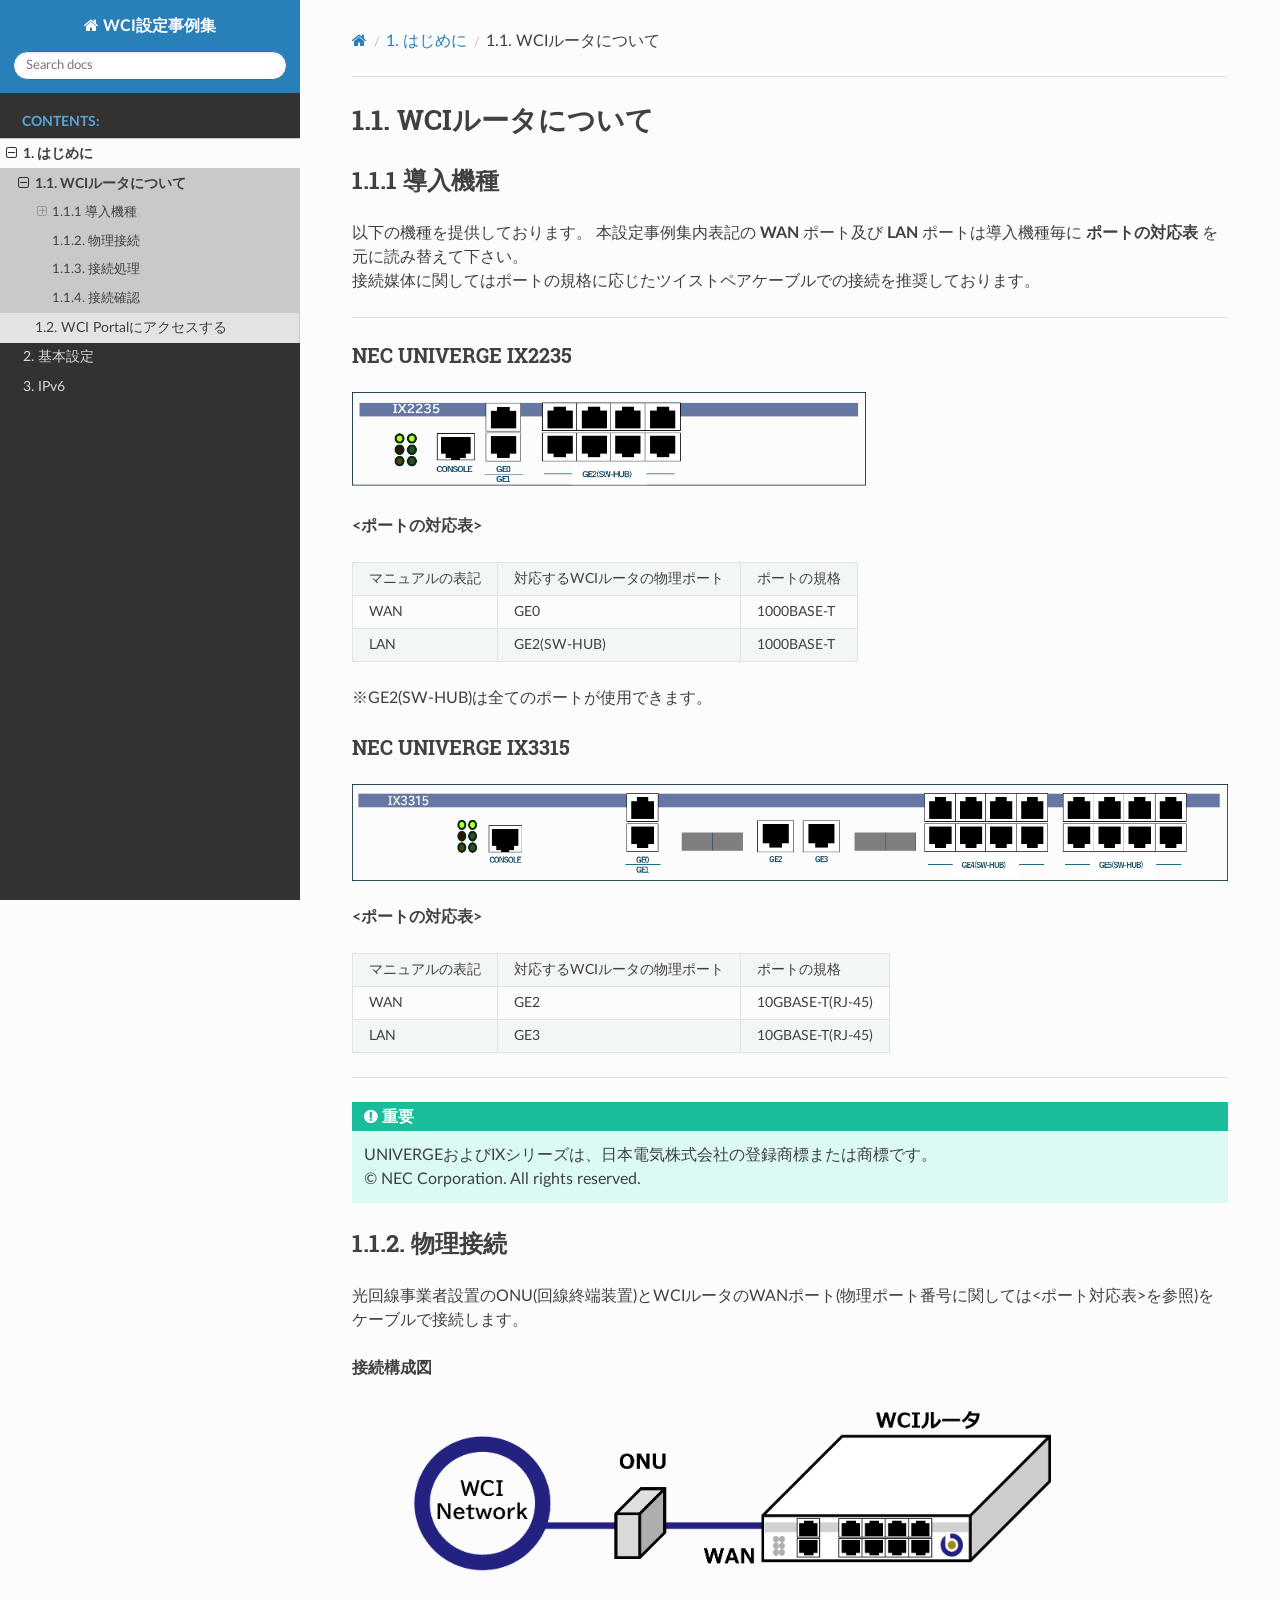
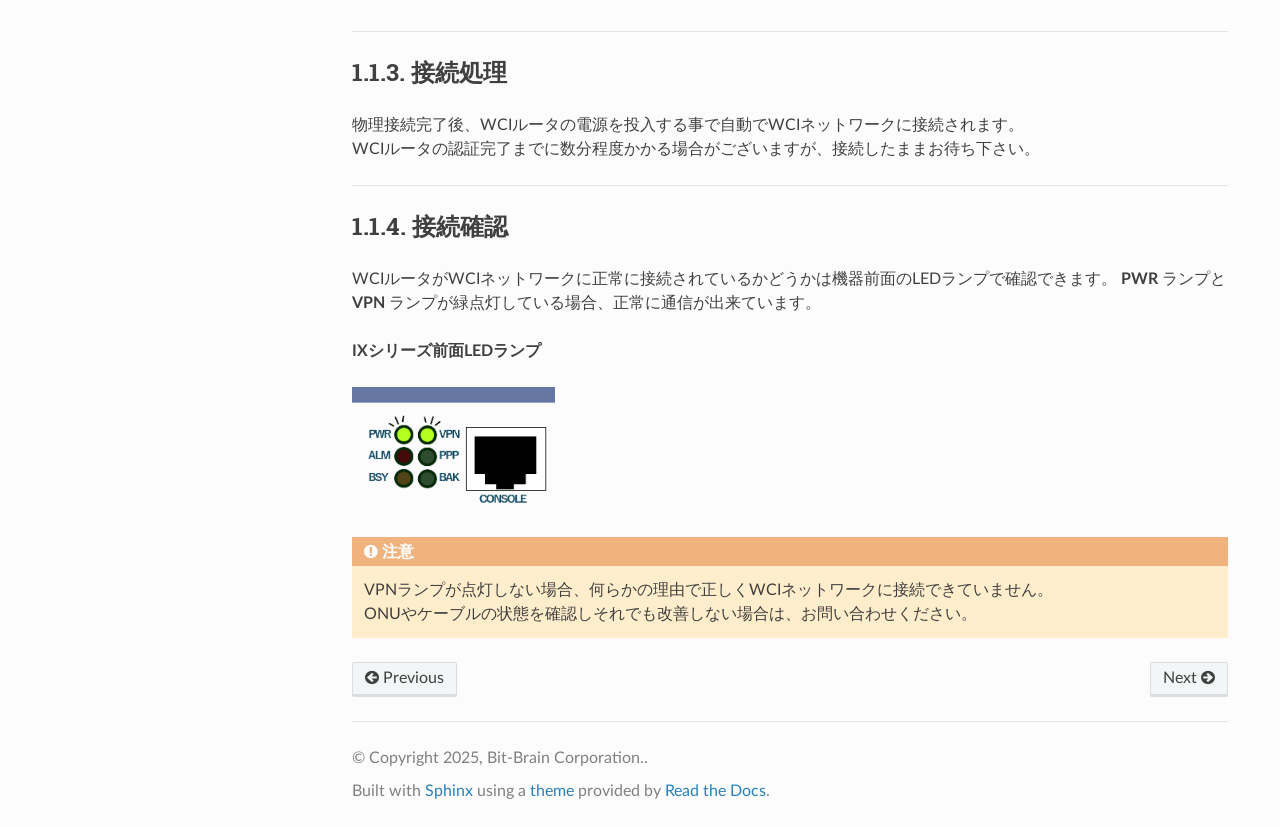
<file: docs/preface/init.html>
<!DOCTYPE html>
<html class="writer-html5" lang="ja" data-content_root="../">
<head>
  <meta charset="utf-8" /><meta name="viewport" content="width=device-width, initial-scale=1" />

  <meta name="viewport" content="width=device-width, initial-scale=1.0" />
  <title>1.1. WCIルータについて &mdash; WCI設定事例集  ドキュメント</title>
      <link rel="stylesheet" type="text/css" href="../_static/pygments.css?v=b86133f3" />
      <link rel="stylesheet" type="text/css" href="../_static/css/theme.css?v=e59714d7" />
      <link rel="stylesheet" type="text/css" href="../_static/custom.css?v=d4bf43ca" />

  
      <script src="../_static/jquery.js?v=5d32c60e"></script>
      <script src="../_static/_sphinx_javascript_frameworks_compat.js?v=2cd50e6c"></script>
      <script src="../_static/documentation_options.js?v=c033477b"></script>
      <script src="../_static/doctools.js?v=9bcbadda"></script>
      <script src="../_static/sphinx_highlight.js?v=dc90522c"></script>
      <script src="../_static/translations.js?v=4755f45a"></script>
    <script src="../_static/js/theme.js"></script>
    <link rel="index" title="索引" href="../genindex.html" />
    <link rel="search" title="検索" href="../search.html" />
    <link rel="next" title="1.2. WCI Portalにアクセスする" href="setup.html" />
    <link rel="prev" title="1. はじめに" href="index.html" /> 
</head>

<body class="wy-body-for-nav"> 
  <div class="wy-grid-for-nav">
    <nav data-toggle="wy-nav-shift" class="wy-nav-side">
      <div class="wy-side-scroll">
        <div class="wy-side-nav-search" >

          
          
          <a href="../index.html" class="icon icon-home">
            WCI設定事例集
          </a>
<div role="search">
  <form id="rtd-search-form" class="wy-form" action="../search.html" method="get">
    <input type="text" name="q" placeholder="Search docs" aria-label="Search docs" />
    <input type="hidden" name="check_keywords" value="yes" />
    <input type="hidden" name="area" value="default" />
  </form>
</div>
        </div><div class="wy-menu wy-menu-vertical" data-spy="affix" role="navigation" aria-label="Navigation menu">
              <p class="caption" role="heading"><span class="caption-text">Contents:</span></p>
<ul class="current">
<li class="toctree-l1 current"><a class="reference internal" href="index.html">1. はじめに</a><ul class="current">
<li class="toctree-l2 current"><a class="current reference internal" href="#">1.1. WCIルータについて</a><ul>
<li class="toctree-l3"><a class="reference internal" href="#id1">1.1.1 導入機種</a><ul>
<li class="toctree-l4"><a class="reference internal" href="#nec-univerge-ix2235">NEC UNIVERGE IX2235</a></li>
<li class="toctree-l4"><a class="reference internal" href="#nec-univerge-ix3315">NEC UNIVERGE IX3315</a></li>
</ul>
</li>
<li class="toctree-l3"><a class="reference internal" href="#id2">1.1.2. 物理接続</a></li>
<li class="toctree-l3"><a class="reference internal" href="#id3">1.1.3. 接続処理</a></li>
<li class="toctree-l3"><a class="reference internal" href="#id4">1.1.4. 接続確認</a></li>
</ul>
</li>
<li class="toctree-l2"><a class="reference internal" href="setup.html">1.2. WCI Portalにアクセスする</a></li>
</ul>
</li>
<li class="toctree-l1"><a class="reference internal" href="../standard/index.html">2. 基本設定</a></li>
<li class="toctree-l1"><a class="reference internal" href="../ipv6/index.html">3. IPv6</a></li>
</ul>

        </div>
      </div>
    </nav>

    <section data-toggle="wy-nav-shift" class="wy-nav-content-wrap"><nav class="wy-nav-top" aria-label="Mobile navigation menu" >
          <i data-toggle="wy-nav-top" class="fa fa-bars"></i>
          <a href="../index.html">WCI設定事例集</a>
      </nav>

      <div class="wy-nav-content">
        <div class="rst-content">
          <div role="navigation" aria-label="Page navigation">
  <ul class="wy-breadcrumbs">
      <li><a href="../index.html" class="icon icon-home" aria-label="Home"></a></li>
          <li class="breadcrumb-item"><a href="index.html">1. はじめに</a></li>
      <li class="breadcrumb-item active">1.1. WCIルータについて</li>
      <li class="wy-breadcrumbs-aside">
      </li>
  </ul>
  <hr/>
</div>
          <div role="main" class="document" itemscope="itemscope" itemtype="http://schema.org/Article">
           <div itemprop="articleBody">
             
  <section id="wci">
<h1>1.1. WCIルータについて<a class="headerlink" href="#wci" title="Link to this heading"></a></h1>
<section id="id1">
<h2>1.1.1 導入機種<a class="headerlink" href="#id1" title="Link to this heading"></a></h2>
<div class="line-block">
<div class="line">以下の機種を提供しております。 本設定事例集内表記の <strong>WAN</strong> ポート及び <strong>LAN</strong> ポートは導入機種毎に <strong>ポートの対応表</strong> を元に読み替えて下さい。</div>
<div class="line">接続媒体に関してはポートの規格に応じたツイストペアケーブルでの接続を推奨しております。</div>
</div>
<hr class="docutils" />
<section id="nec-univerge-ix2235">
<h3>NEC UNIVERGE IX2235<a class="headerlink" href="#nec-univerge-ix2235" title="Link to this heading"></a></h3>
<a class="reference internal image-reference" href="../_images/ix2235.png"><img alt="../_images/ix2235.png" src="../_images/ix2235.png" style="width: 513.9px; height: 98.1px;" />
</a>
<p><strong>&lt;ポートの対応表&gt;</strong></p>
<table class="docutils align-default">
<tbody>
<tr class="row-odd"><td><p>マニュアルの表記</p></td>
<td><p>対応するWCIルータの物理ポート</p></td>
<td><p>ポートの規格</p></td>
</tr>
<tr class="row-even"><td><p>WAN</p></td>
<td><p>GE0</p></td>
<td><p>1000BASE-T</p></td>
</tr>
<tr class="row-odd"><td><p>LAN</p></td>
<td><p>GE2(SW-HUB)</p></td>
<td><p>1000BASE-T</p></td>
</tr>
</tbody>
</table>
<p>※GE2(SW-HUB)は全てのポートが使用できます。</p>
</section>
<section id="nec-univerge-ix3315">
<h3>NEC UNIVERGE IX3315<a class="headerlink" href="#nec-univerge-ix3315" title="Link to this heading"></a></h3>
<a class="reference internal image-reference" href="../_images/ix3315.png"><img alt="../_images/ix3315.png" src="../_images/ix3315.png" style="width: 982.1999999999999px; height: 96.89999999999999px;" />
</a>
<p><strong>&lt;ポートの対応表&gt;</strong></p>
<table class="docutils align-default">
<tbody>
<tr class="row-odd"><td><p>マニュアルの表記</p></td>
<td><p>対応するWCIルータの物理ポート</p></td>
<td><p>ポートの規格</p></td>
</tr>
<tr class="row-even"><td><p>WAN</p></td>
<td><p>GE2</p></td>
<td><p>10GBASE-T(RJ-45)</p></td>
</tr>
<tr class="row-odd"><td><p>LAN</p></td>
<td><p>GE3</p></td>
<td><p>10GBASE-T(RJ-45)</p></td>
</tr>
</tbody>
</table>
<hr class="docutils" />
<div class="admonition important">
<p class="admonition-title">重要</p>
<div class="line-block">
<div class="line">UNIVERGEおよびIXシリーズは、日本電気株式会社の登録商標または商標です。</div>
<div class="line">© NEC Corporation. All rights reserved.</div>
</div>
</div>
</section>
</section>
<section id="id2">
<h2>1.1.2. 物理接続<a class="headerlink" href="#id2" title="Link to this heading"></a></h2>
<div class="line-block">
<div class="line">光回線事業者設置のONU(回線終端装置)とWCIルータのWANポート(物理ポート番号に関しては&lt;ポート対応表&gt;を参照)をケーブルで接続します。</div>
</div>
<p><strong>接続構成図</strong></p>
<a class="reference internal image-reference" href="../_images/init.png"><img alt="../_images/init.png" src="../_images/init.png" style="width: 698.8000000000001px; height: 178.8px;" />
</a>
</section>
<hr class="docutils" />
<section id="id3">
<h2>1.1.3. 接続処理<a class="headerlink" href="#id3" title="Link to this heading"></a></h2>
<div class="line-block">
<div class="line">物理接続完了後、WCIルータの電源を投入する事で自動でWCIネットワークに接続されます。</div>
<div class="line">WCIルータの認証完了までに数分程度かかる場合がございますが、接続したままお待ち下さい。</div>
</div>
</section>
<hr class="docutils" />
<section id="id4">
<h2>1.1.4. 接続確認<a class="headerlink" href="#id4" title="Link to this heading"></a></h2>
<p>WCIルータがWCIネットワークに正常に接続されているかどうかは機器前面のLEDランプで確認できます。
<strong>PWR</strong> ランプと <strong>VPN</strong> ランプが緑点灯している場合、正常に通信が出来ています。</p>
<p><strong>IXシリーズ前面LEDランプ</strong></p>
<a class="reference internal image-reference" href="../_images/led.png"><img alt="../_images/led.png" src="../_images/led.png" style="width: 203.60000000000002px; height: 126.0px;" />
</a>
<div class="admonition attention">
<p class="admonition-title">注意</p>
<div class="line-block">
<div class="line">VPNランプが点灯しない場合、何らかの理由で正しくWCIネットワークに接続できていません。</div>
<div class="line">ONUやケーブルの状態を確認しそれでも改善しない場合は、お問い合わせください。</div>
</div>
</div>
</section>
</section>


           </div>
          </div>
          <footer><div class="rst-footer-buttons" role="navigation" aria-label="Footer">
        <a href="index.html" class="btn btn-neutral float-left" title="1. はじめに" accesskey="p" rel="prev"><span class="fa fa-arrow-circle-left" aria-hidden="true"></span> Previous</a>
        <a href="setup.html" class="btn btn-neutral float-right" title="1.2. WCI Portalにアクセスする" accesskey="n" rel="next">Next <span class="fa fa-arrow-circle-right" aria-hidden="true"></span></a>
    </div>

  <hr/>

  <div role="contentinfo">
    <p>&#169; Copyright 2025, Bit-Brain Corporation..</p>
  </div>

  Built with <a href="https://www.sphinx-doc.org/">Sphinx</a> using a
    <a href="https://github.com/readthedocs/sphinx_rtd_theme">theme</a>
    provided by <a href="https://readthedocs.org">Read the Docs</a>.
   

</footer>
        </div>
      </div>
    </section>
  </div>
  <script>
      jQuery(function () {
          SphinxRtdTheme.Navigation.enable(true);
      });
  </script> 

</body>
</html>
</file>
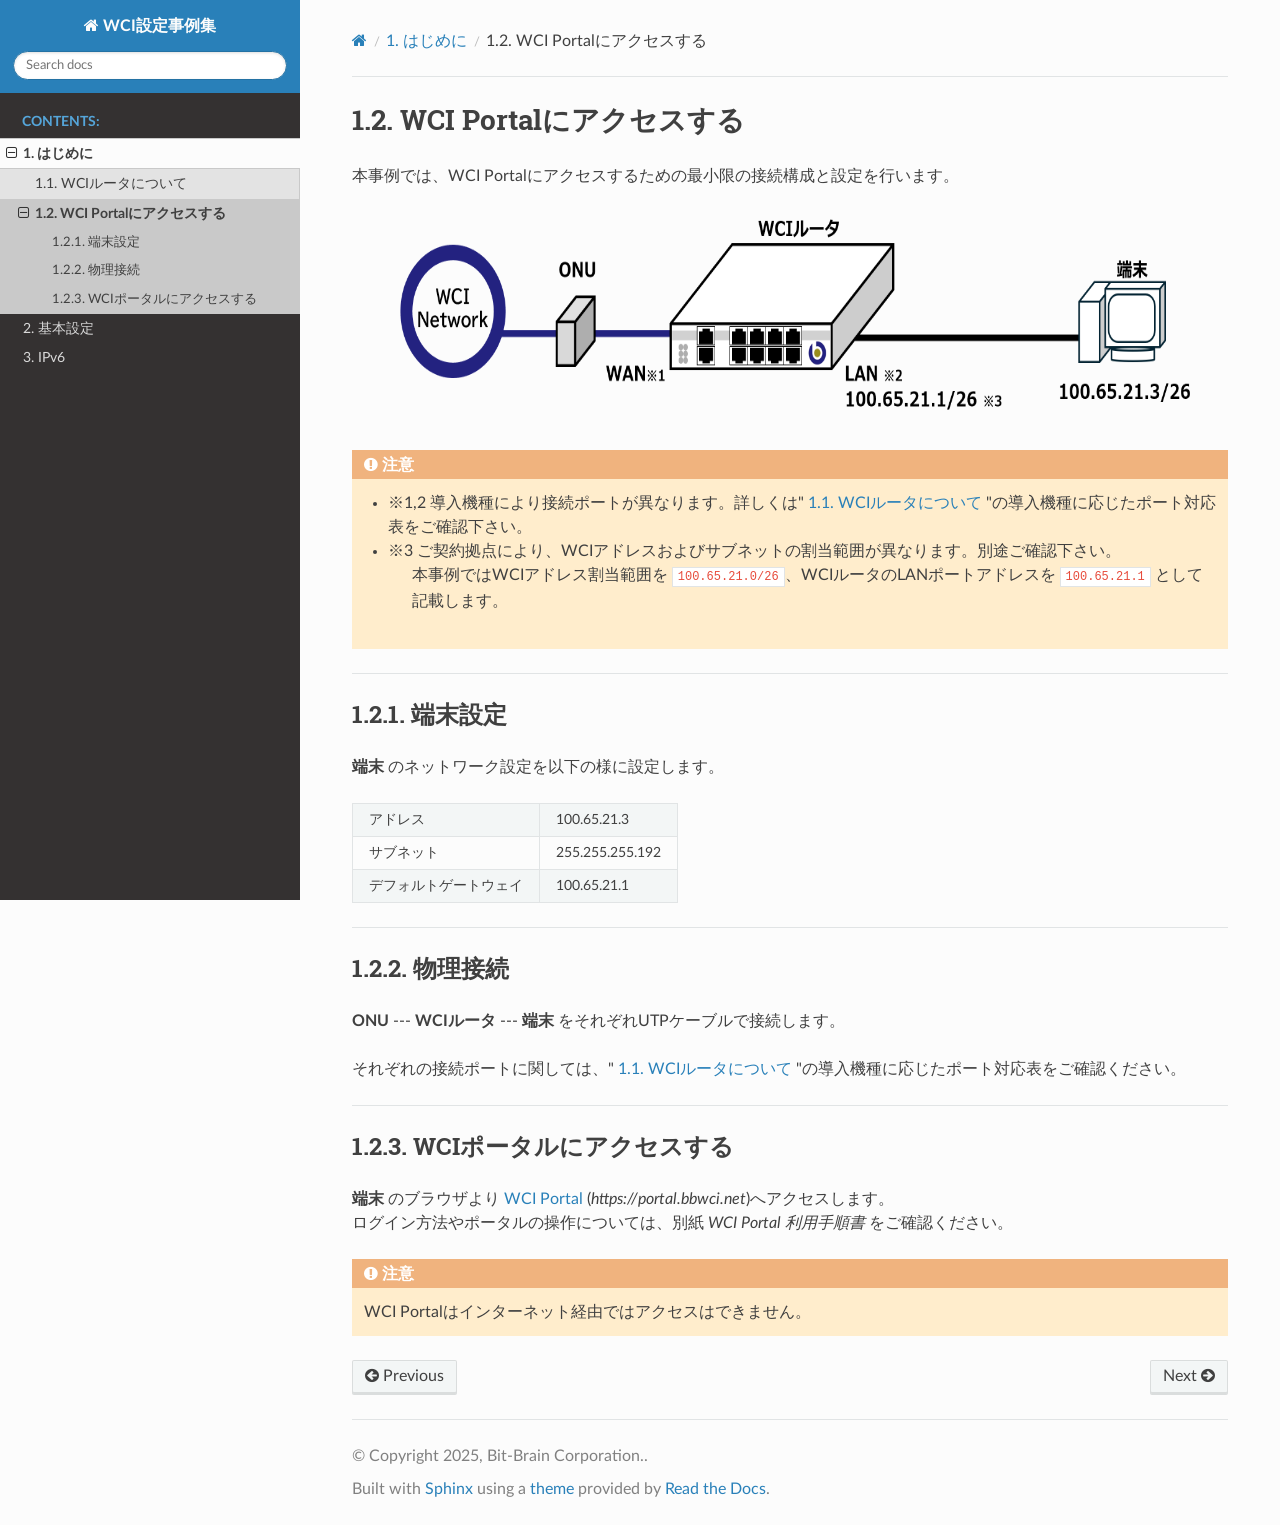
<file: docs/preface/setup.html>
<!DOCTYPE html>
<html class="writer-html5" lang="ja" data-content_root="../">
<head>
  <meta charset="utf-8" /><meta name="viewport" content="width=device-width, initial-scale=1" />

  <meta name="viewport" content="width=device-width, initial-scale=1.0" />
  <title>1.2. WCI Portalにアクセスする &mdash; WCI設定事例集  ドキュメント</title>
      <link rel="stylesheet" type="text/css" href="../_static/pygments.css?v=b86133f3" />
      <link rel="stylesheet" type="text/css" href="../_static/css/theme.css?v=e59714d7" />
      <link rel="stylesheet" type="text/css" href="../_static/custom.css?v=d4bf43ca" />

  
      <script src="../_static/jquery.js?v=5d32c60e"></script>
      <script src="../_static/_sphinx_javascript_frameworks_compat.js?v=2cd50e6c"></script>
      <script src="../_static/documentation_options.js?v=c033477b"></script>
      <script src="../_static/doctools.js?v=9bcbadda"></script>
      <script src="../_static/sphinx_highlight.js?v=dc90522c"></script>
      <script src="../_static/translations.js?v=4755f45a"></script>
    <script src="../_static/js/theme.js"></script>
    <link rel="index" title="索引" href="../genindex.html" />
    <link rel="search" title="検索" href="../search.html" />
    <link rel="next" title="2. 基本設定" href="../standard/index.html" />
    <link rel="prev" title="1.1. WCIルータについて" href="init.html" /> 
</head>

<body class="wy-body-for-nav"> 
  <div class="wy-grid-for-nav">
    <nav data-toggle="wy-nav-shift" class="wy-nav-side">
      <div class="wy-side-scroll">
        <div class="wy-side-nav-search" >

          
          
          <a href="../index.html" class="icon icon-home">
            WCI設定事例集
          </a>
<div role="search">
  <form id="rtd-search-form" class="wy-form" action="../search.html" method="get">
    <input type="text" name="q" placeholder="Search docs" aria-label="Search docs" />
    <input type="hidden" name="check_keywords" value="yes" />
    <input type="hidden" name="area" value="default" />
  </form>
</div>
        </div><div class="wy-menu wy-menu-vertical" data-spy="affix" role="navigation" aria-label="Navigation menu">
              <p class="caption" role="heading"><span class="caption-text">Contents:</span></p>
<ul class="current">
<li class="toctree-l1 current"><a class="reference internal" href="index.html">1. はじめに</a><ul class="current">
<li class="toctree-l2"><a class="reference internal" href="init.html">1.1. WCIルータについて</a></li>
<li class="toctree-l2 current"><a class="current reference internal" href="#">1.2. WCI Portalにアクセスする</a><ul>
<li class="toctree-l3"><a class="reference internal" href="#id1">1.2.1. 端末設定</a></li>
<li class="toctree-l3"><a class="reference internal" href="#id2">1.2.2. 物理接続</a></li>
<li class="toctree-l3"><a class="reference internal" href="#wci">1.2.3. WCIポータルにアクセスする</a></li>
</ul>
</li>
</ul>
</li>
<li class="toctree-l1"><a class="reference internal" href="../standard/index.html">2. 基本設定</a></li>
<li class="toctree-l1"><a class="reference internal" href="../ipv6/index.html">3. IPv6</a></li>
</ul>

        </div>
      </div>
    </nav>

    <section data-toggle="wy-nav-shift" class="wy-nav-content-wrap"><nav class="wy-nav-top" aria-label="Mobile navigation menu" >
          <i data-toggle="wy-nav-top" class="fa fa-bars"></i>
          <a href="../index.html">WCI設定事例集</a>
      </nav>

      <div class="wy-nav-content">
        <div class="rst-content">
          <div role="navigation" aria-label="Page navigation">
  <ul class="wy-breadcrumbs">
      <li><a href="../index.html" class="icon icon-home" aria-label="Home"></a></li>
          <li class="breadcrumb-item"><a href="index.html">1. はじめに</a></li>
      <li class="breadcrumb-item active">1.2. WCI Portalにアクセスする</li>
      <li class="wy-breadcrumbs-aside">
      </li>
  </ul>
  <hr/>
</div>
          <div role="main" class="document" itemscope="itemscope" itemtype="http://schema.org/Article">
           <div itemprop="articleBody">
             
  <section id="wci-portal">
<h1>1.2. WCI Portalにアクセスする<a class="headerlink" href="#wci-portal" title="Link to this heading"></a></h1>
<p>本事例では、WCI Portalにアクセスするための最小限の接続構成と設定を行います。</p>
<a class="reference internal image-reference" href="../_images/setup.png"><img alt="../_images/setup.png" src="../_images/setup.png" style="width: 1128.8px; height: 214.4px;" />
</a>
<div class="admonition attention">
<p class="admonition-title">注意</p>
<ul>
<li><p>※1,2 導入機種により接続ポートが異なります。詳しくは&quot; <a class="reference internal" href="init.html"><span class="doc">1.1. WCIルータについて</span></a> &quot;の導入機種に応じたポート対応表をご確認下さい。</p></li>
<li><div class="line-block">
<div class="line">※3 ご契約拠点により、WCIアドレスおよびサブネットの割当範囲が異なります。別途ご確認下さい。</div>
<div class="line-block">
<div class="line">本事例ではWCIアドレス割当範囲を <code class="docutils literal notranslate"><span class="pre">100.65.21.0/26</span></code>、WCIルータのLANポートアドレスを <code class="docutils literal notranslate"><span class="pre">100.65.21.1</span></code> として記載します。</div>
</div>
</div>
</li>
</ul>
</div>
<hr class="docutils" />
<section id="id1">
<h2>1.2.1. 端末設定<a class="headerlink" href="#id1" title="Link to this heading"></a></h2>
<p><strong>端末</strong> のネットワーク設定を以下の様に設定します。</p>
<table class="docutils align-default">
<tbody>
<tr class="row-odd"><td><p>アドレス</p></td>
<td><p>100.65.21.3</p></td>
</tr>
<tr class="row-even"><td><p>サブネット</p></td>
<td><p>255.255.255.192</p></td>
</tr>
<tr class="row-odd"><td><p>デフォルトゲートウェイ</p></td>
<td><p>100.65.21.1</p></td>
</tr>
</tbody>
</table>
</section>
<hr class="docutils" />
<section id="id2">
<h2>1.2.2. 物理接続<a class="headerlink" href="#id2" title="Link to this heading"></a></h2>
<p><strong>ONU</strong> --- <strong>WCIルータ</strong> --- <strong>端末</strong> をそれぞれUTPケーブルで接続します。</p>
<p>それぞれの接続ポートに関しては、&quot; <a class="reference internal" href="init.html"><span class="doc">1.1. WCIルータについて</span></a> &quot;の導入機種に応じたポート対応表をご確認ください。</p>
</section>
<hr class="docutils" />
<section id="wci">
<h2>1.2.3. WCIポータルにアクセスする<a class="headerlink" href="#wci" title="Link to this heading"></a></h2>
<div class="line-block">
<div class="line"><strong>端末</strong> のブラウザより <a class="reference external" href="https://portal.bbwci.net">WCI Portal</a> (<cite>https://portal.bbwci.net</cite>)へアクセスします。</div>
<div class="line">ログイン方法やポータルの操作については、別紙 <cite>WCI Portal 利用手順書</cite> をご確認ください。</div>
</div>
<div class="admonition attention">
<p class="admonition-title">注意</p>
<p>WCI Portalはインターネット経由ではアクセスはできません。</p>
</div>
</section>
</section>


           </div>
          </div>
          <footer><div class="rst-footer-buttons" role="navigation" aria-label="Footer">
        <a href="init.html" class="btn btn-neutral float-left" title="1.1. WCIルータについて" accesskey="p" rel="prev"><span class="fa fa-arrow-circle-left" aria-hidden="true"></span> Previous</a>
        <a href="../standard/index.html" class="btn btn-neutral float-right" title="2. 基本設定" accesskey="n" rel="next">Next <span class="fa fa-arrow-circle-right" aria-hidden="true"></span></a>
    </div>

  <hr/>

  <div role="contentinfo">
    <p>&#169; Copyright 2025, Bit-Brain Corporation..</p>
  </div>

  Built with <a href="https://www.sphinx-doc.org/">Sphinx</a> using a
    <a href="https://github.com/readthedocs/sphinx_rtd_theme">theme</a>
    provided by <a href="https://readthedocs.org">Read the Docs</a>.
   

</footer>
        </div>
      </div>
    </section>
  </div>
  <script>
      jQuery(function () {
          SphinxRtdTheme.Navigation.enable(true);
      });
  </script> 

</body>
</html>
</file>
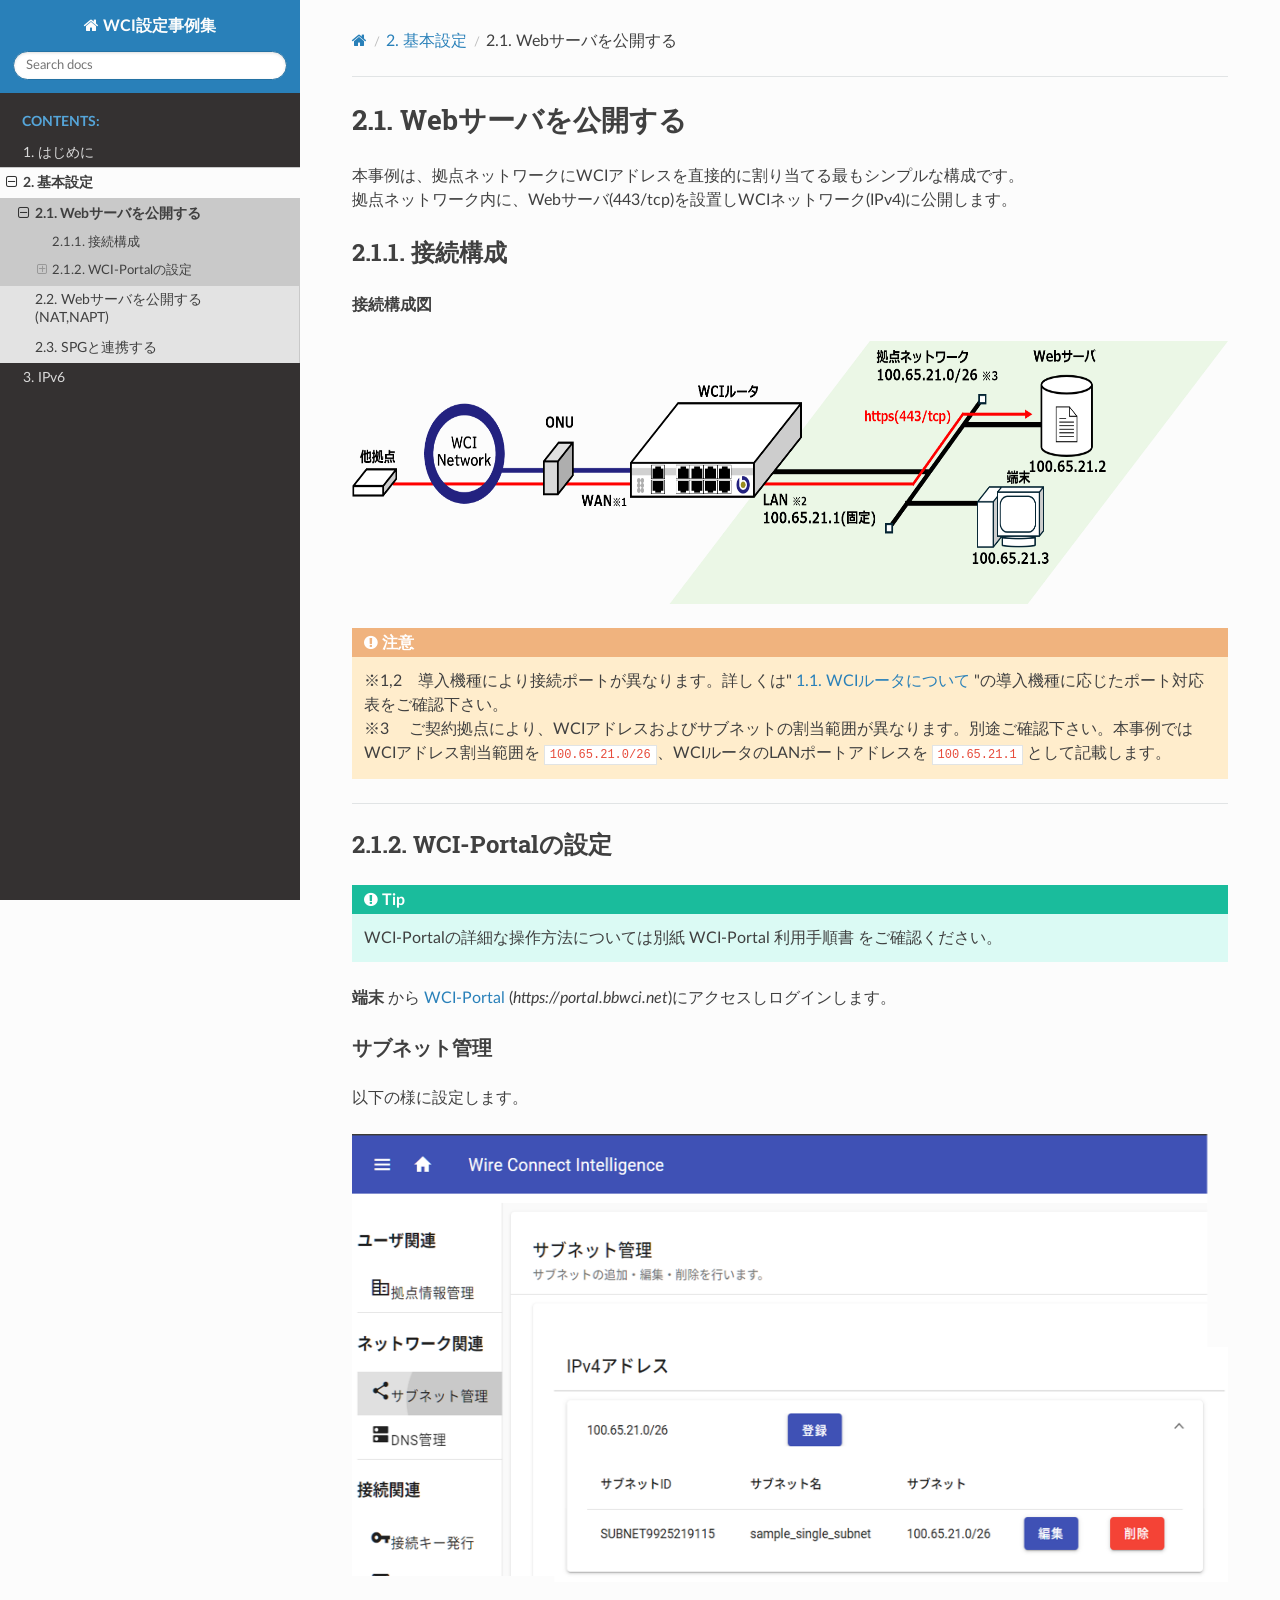
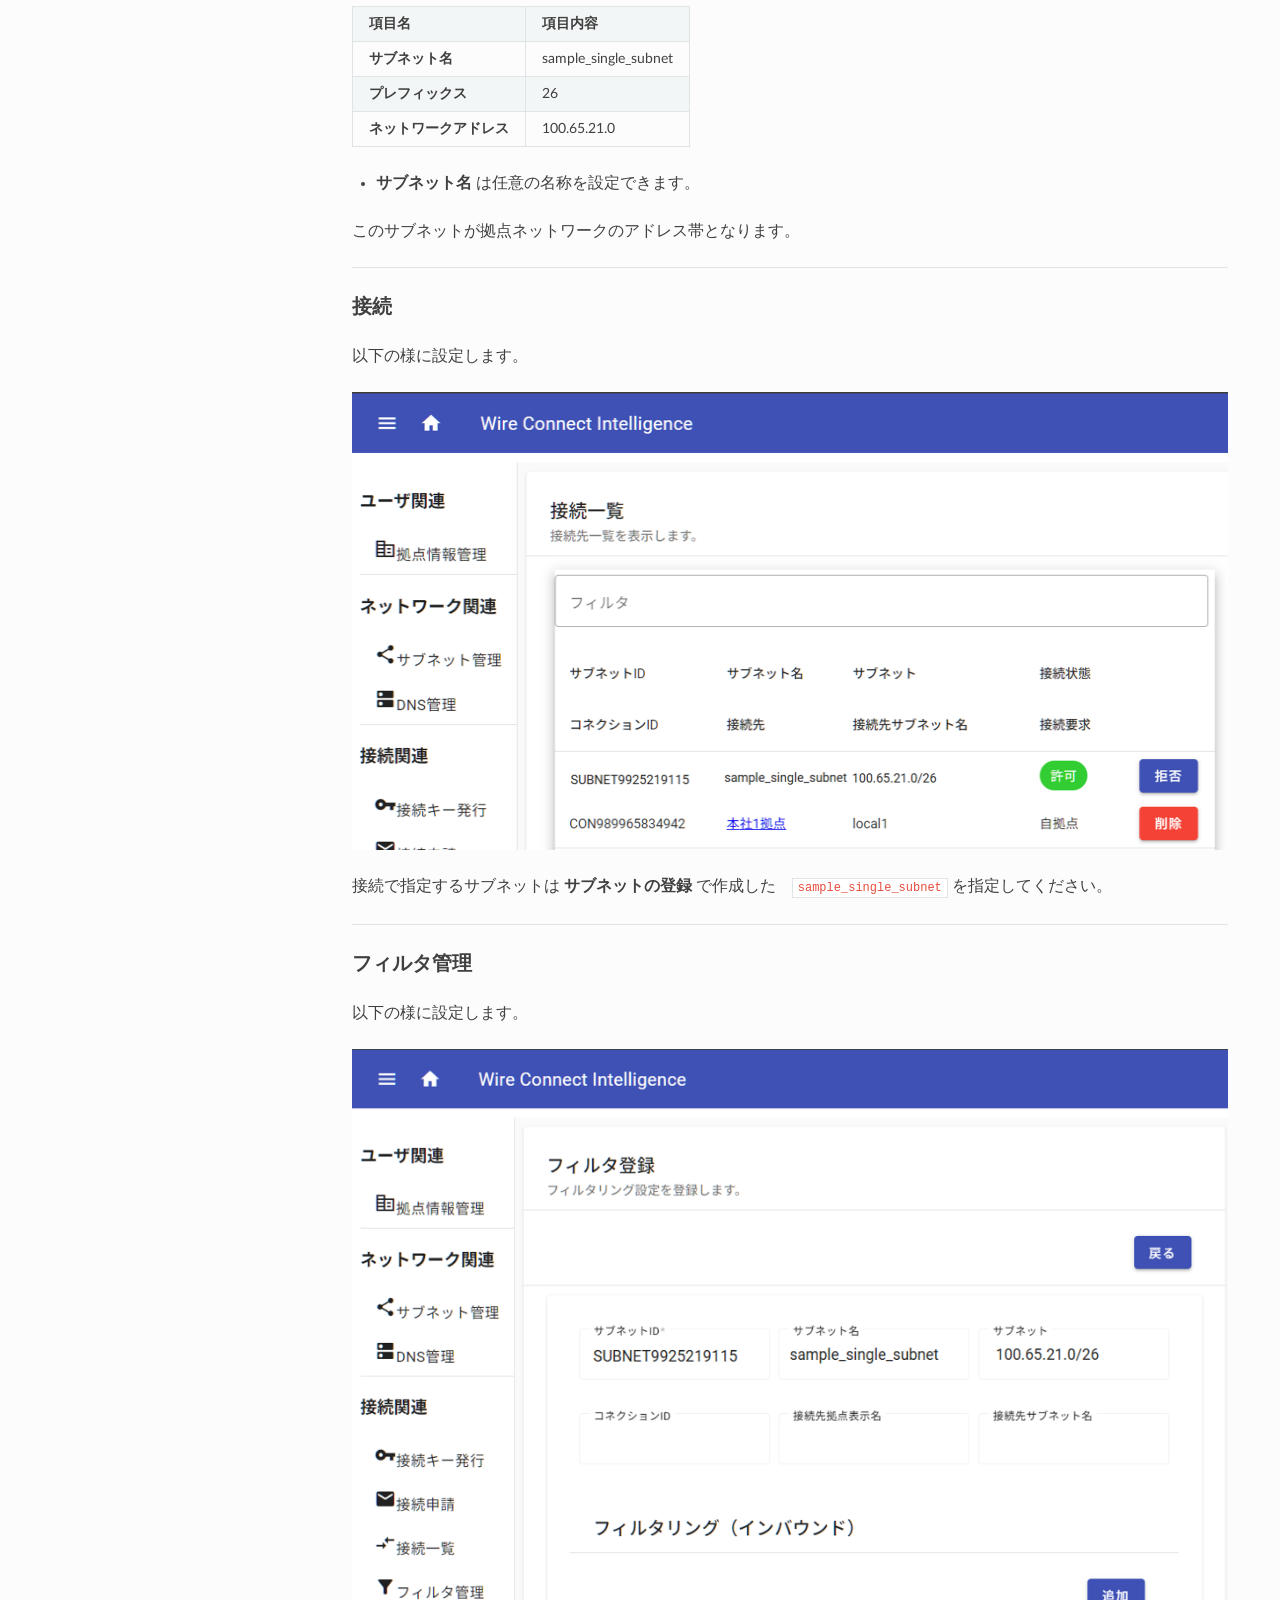
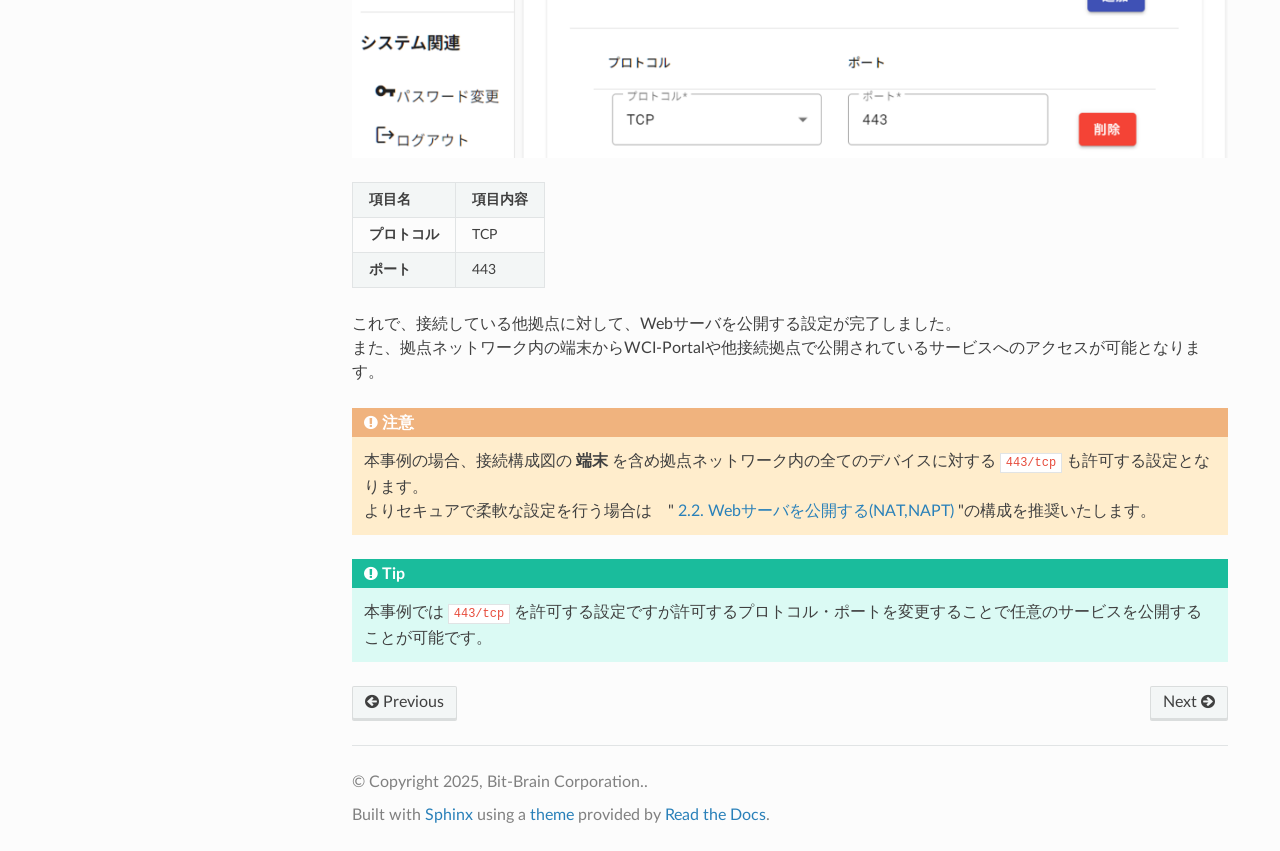
<file: docs/standard/simple_webserver.html>
<!DOCTYPE html>
<html class="writer-html5" lang="ja" data-content_root="../">
<head>
  <meta charset="utf-8" /><meta name="viewport" content="width=device-width, initial-scale=1" />

  <meta name="viewport" content="width=device-width, initial-scale=1.0" />
  <title>2.1. Webサーバを公開する &mdash; WCI設定事例集  ドキュメント</title>
      <link rel="stylesheet" type="text/css" href="../_static/pygments.css?v=b86133f3" />
      <link rel="stylesheet" type="text/css" href="../_static/css/theme.css?v=e59714d7" />
      <link rel="stylesheet" type="text/css" href="../_static/custom.css?v=d4bf43ca" />

  
      <script src="../_static/jquery.js?v=5d32c60e"></script>
      <script src="../_static/_sphinx_javascript_frameworks_compat.js?v=2cd50e6c"></script>
      <script src="../_static/documentation_options.js?v=c033477b"></script>
      <script src="../_static/doctools.js?v=9bcbadda"></script>
      <script src="../_static/sphinx_highlight.js?v=dc90522c"></script>
      <script src="../_static/translations.js?v=4755f45a"></script>
    <script src="../_static/js/theme.js"></script>
    <link rel="index" title="索引" href="../genindex.html" />
    <link rel="search" title="検索" href="../search.html" />
    <link rel="next" title="2.2. Webサーバを公開する(NAT,NAPT)" href="webserver.html" />
    <link rel="prev" title="2. 基本設定" href="index.html" /> 
</head>

<body class="wy-body-for-nav"> 
  <div class="wy-grid-for-nav">
    <nav data-toggle="wy-nav-shift" class="wy-nav-side">
      <div class="wy-side-scroll">
        <div class="wy-side-nav-search" >

          
          
          <a href="../index.html" class="icon icon-home">
            WCI設定事例集
          </a>
<div role="search">
  <form id="rtd-search-form" class="wy-form" action="../search.html" method="get">
    <input type="text" name="q" placeholder="Search docs" aria-label="Search docs" />
    <input type="hidden" name="check_keywords" value="yes" />
    <input type="hidden" name="area" value="default" />
  </form>
</div>
        </div><div class="wy-menu wy-menu-vertical" data-spy="affix" role="navigation" aria-label="Navigation menu">
              <p class="caption" role="heading"><span class="caption-text">Contents:</span></p>
<ul class="current">
<li class="toctree-l1"><a class="reference internal" href="../preface/index.html">1. はじめに</a></li>
<li class="toctree-l1 current"><a class="reference internal" href="index.html">2. 基本設定</a><ul class="current">
<li class="toctree-l2 current"><a class="current reference internal" href="#">2.1. Webサーバを公開する</a><ul>
<li class="toctree-l3"><a class="reference internal" href="#id1">2.1.1. 接続構成</a></li>
<li class="toctree-l3"><a class="reference internal" href="#wci-portal">2.1.2. WCI-Portalの設定</a><ul>
<li class="toctree-l4"><a class="reference internal" href="#id3">サブネット管理</a></li>
<li class="toctree-l4"><a class="reference internal" href="#id4">接続</a></li>
<li class="toctree-l4"><a class="reference internal" href="#id5">フィルタ管理</a></li>
</ul>
</li>
</ul>
</li>
<li class="toctree-l2"><a class="reference internal" href="webserver.html">2.2. Webサーバを公開する(NAT,NAPT)</a></li>
<li class="toctree-l2"><a class="reference internal" href="spg.html">2.3. SPGと連携する</a></li>
</ul>
</li>
<li class="toctree-l1"><a class="reference internal" href="../ipv6/index.html">3. IPv6</a></li>
</ul>

        </div>
      </div>
    </nav>

    <section data-toggle="wy-nav-shift" class="wy-nav-content-wrap"><nav class="wy-nav-top" aria-label="Mobile navigation menu" >
          <i data-toggle="wy-nav-top" class="fa fa-bars"></i>
          <a href="../index.html">WCI設定事例集</a>
      </nav>

      <div class="wy-nav-content">
        <div class="rst-content">
          <div role="navigation" aria-label="Page navigation">
  <ul class="wy-breadcrumbs">
      <li><a href="../index.html" class="icon icon-home" aria-label="Home"></a></li>
          <li class="breadcrumb-item"><a href="index.html">2. 基本設定</a></li>
      <li class="breadcrumb-item active">2.1. Webサーバを公開する</li>
      <li class="wy-breadcrumbs-aside">
      </li>
  </ul>
  <hr/>
</div>
          <div role="main" class="document" itemscope="itemscope" itemtype="http://schema.org/Article">
           <div itemprop="articleBody">
             
  <section id="web">
<h1>2.1. Webサーバを公開する<a class="headerlink" href="#web" title="Link to this heading"></a></h1>
<div class="line-block">
<div class="line">本事例は、拠点ネットワークにWCIアドレスを直接的に割り当てる最もシンプルな構成です。</div>
<div class="line">拠点ネットワーク内に、Webサーバ(443/tcp)を設置しWCIネットワーク(IPv4)に公開します。</div>
</div>
<section id="id1">
<h2>2.1.1. 接続構成<a class="headerlink" href="#id1" title="Link to this heading"></a></h2>
<p><strong>接続構成図</strong></p>
<a class="reference internal image-reference" href="../_images/simple_webserver.png"><img alt="../_images/simple_webserver.png" src="../_images/simple_webserver.png" style="width: 1106.7px; height: 262.8px;" />
</a>
<div class="admonition attention">
<p class="admonition-title">注意</p>
<div class="line-block">
<div class="line">※1,2　導入機種により接続ポートが異なります。詳しくは&quot; <a class="reference internal" href="../preface/init.html"><span class="doc">1.1. WCIルータについて</span></a> &quot;の導入機種に応じたポート対応表をご確認下さい。</div>
<div class="line">※3  　ご契約拠点により、WCIアドレスおよびサブネットの割当範囲が異なります。別途ご確認下さい。本事例ではWCIアドレス割当範囲を <code class="docutils literal notranslate"><span class="pre">100.65.21.0/26</span></code>、WCIルータのLANポートアドレスを <code class="docutils literal notranslate"><span class="pre">100.65.21.1</span></code> として記載します。</div>
</div>
</div>
</section>
<hr class="docutils" />
<section id="wci-portal">
<h2>2.1.2. WCI-Portalの設定<a class="headerlink" href="#wci-portal" title="Link to this heading"></a></h2>
<div class="admonition tip">
<p class="admonition-title">Tip</p>
<div class="line-block">
<div class="line">WCI-Portalの詳細な操作方法については別紙 WCI-Portal 利用手順書 をご確認ください。</div>
</div>
</div>
<p><strong>端末</strong> から <a class="reference external" href="https://portal.bbwci.net">WCI-Portal</a> (<cite>https://portal.bbwci.net</cite>)にアクセスしログインします。</p>
<section id="id3">
<h3>サブネット管理<a class="headerlink" href="#id3" title="Link to this heading"></a></h3>
<p>以下の様に設定します。</p>
<a class="reference internal image-reference" href="../_images/n11.png"><img alt="../_images/n11.png" src="../_images/n11.png" style="width: 943.0px; height: 448.0px;" />
</a>
<table class="docutils align-default">
<tbody>
<tr class="row-odd"><td><blockquote>
<div><p><strong>項目名</strong></p>
</div></blockquote>
</td>
<td><blockquote>
<div><p><strong>項目内容</strong></p>
</div></blockquote>
</td>
</tr>
<tr class="row-even"><td><blockquote>
<div><p><strong>サブネット名</strong></p>
</div></blockquote>
</td>
<td><p>sample_single_subnet</p></td>
</tr>
<tr class="row-odd"><td><blockquote>
<div><p><strong>プレフィックス</strong></p>
</div></blockquote>
</td>
<td><p>26</p></td>
</tr>
<tr class="row-even"><td><blockquote>
<div><p><strong>ネットワークアドレス</strong></p>
</div></blockquote>
</td>
<td><p>100.65.21.0</p></td>
</tr>
</tbody>
</table>
<ul class="simple">
<li><p><strong>サブネット名</strong> は任意の名称を設定できます。</p></li>
</ul>
<p>このサブネットが拠点ネットワークのアドレス帯となります。</p>
</section>
<hr class="docutils" />
<section id="id4">
<h3>接続<a class="headerlink" href="#id4" title="Link to this heading"></a></h3>
<p>以下の様に設定します。</p>
<a class="reference internal image-reference" href="../_images/n21.png"><img alt="../_images/n21.png" src="../_images/n21.png" style="width: 888.0px; height: 458.0px;" />
</a>
<div class="line-block">
<div class="line">接続で指定するサブネットは <strong>サブネットの登録</strong> で作成した　<code class="docutils literal notranslate"><span class="pre">sample_single_subnet</span></code> を指定してください。</div>
</div>
</section>
<hr class="docutils" />
<section id="id5">
<h3>フィルタ管理<a class="headerlink" href="#id5" title="Link to this heading"></a></h3>
<p>以下の様に設定します。</p>
<a class="reference internal image-reference" href="../_images/n31.png"><img alt="../_images/n31.png" src="../_images/n31.png" style="width: 896.4px; height: 709.65px;" />
</a>
<table class="docutils align-default">
<tbody>
<tr class="row-odd"><td><blockquote>
<div><p><strong>項目名</strong></p>
</div></blockquote>
</td>
<td><blockquote>
<div><p><strong>項目内容</strong></p>
</div></blockquote>
</td>
</tr>
<tr class="row-even"><td><blockquote>
<div><p><strong>プロトコル</strong></p>
</div></blockquote>
</td>
<td><p>TCP</p></td>
</tr>
<tr class="row-odd"><td><blockquote>
<div><p><strong>ポート</strong></p>
</div></blockquote>
</td>
<td><p>443</p></td>
</tr>
</tbody>
</table>
<div class="line-block">
<div class="line">これで、接続している他拠点に対して、Webサーバを公開する設定が完了しました。</div>
<div class="line">また、拠点ネットワーク内の端末からWCI-Portalや他接続拠点で公開されているサービスへのアクセスが可能となります。</div>
</div>
<div class="admonition caution">
<p class="admonition-title">注意</p>
<div class="line-block">
<div class="line">本事例の場合、接続構成図の <strong>端末</strong> を含め拠点ネットワーク内の全てのデバイスに対する <code class="docutils literal notranslate"><span class="pre">443/tcp</span></code> も許可する設定となります。</div>
<div class="line">よりセキュアで柔軟な設定を行う場合は　&quot; <a class="reference internal" href="webserver.html"><span class="doc">2.2. Webサーバを公開する(NAT,NAPT)</span></a> &quot;の構成を推奨いたします。</div>
</div>
</div>
<div class="admonition tip">
<p class="admonition-title">Tip</p>
<div class="line-block">
<div class="line">本事例では <code class="docutils literal notranslate"><span class="pre">443/tcp</span></code> を許可する設定ですが許可するプロトコル・ポートを変更することで任意のサービスを公開することが可能です。</div>
</div>
</div>
</section>
</section>
</section>


           </div>
          </div>
          <footer><div class="rst-footer-buttons" role="navigation" aria-label="Footer">
        <a href="index.html" class="btn btn-neutral float-left" title="2. 基本設定" accesskey="p" rel="prev"><span class="fa fa-arrow-circle-left" aria-hidden="true"></span> Previous</a>
        <a href="webserver.html" class="btn btn-neutral float-right" title="2.2. Webサーバを公開する(NAT,NAPT)" accesskey="n" rel="next">Next <span class="fa fa-arrow-circle-right" aria-hidden="true"></span></a>
    </div>

  <hr/>

  <div role="contentinfo">
    <p>&#169; Copyright 2025, Bit-Brain Corporation..</p>
  </div>

  Built with <a href="https://www.sphinx-doc.org/">Sphinx</a> using a
    <a href="https://github.com/readthedocs/sphinx_rtd_theme">theme</a>
    provided by <a href="https://readthedocs.org">Read the Docs</a>.
   

</footer>
        </div>
      </div>
    </section>
  </div>
  <script>
      jQuery(function () {
          SphinxRtdTheme.Navigation.enable(true);
      });
  </script> 

</body>
</html>
</file>
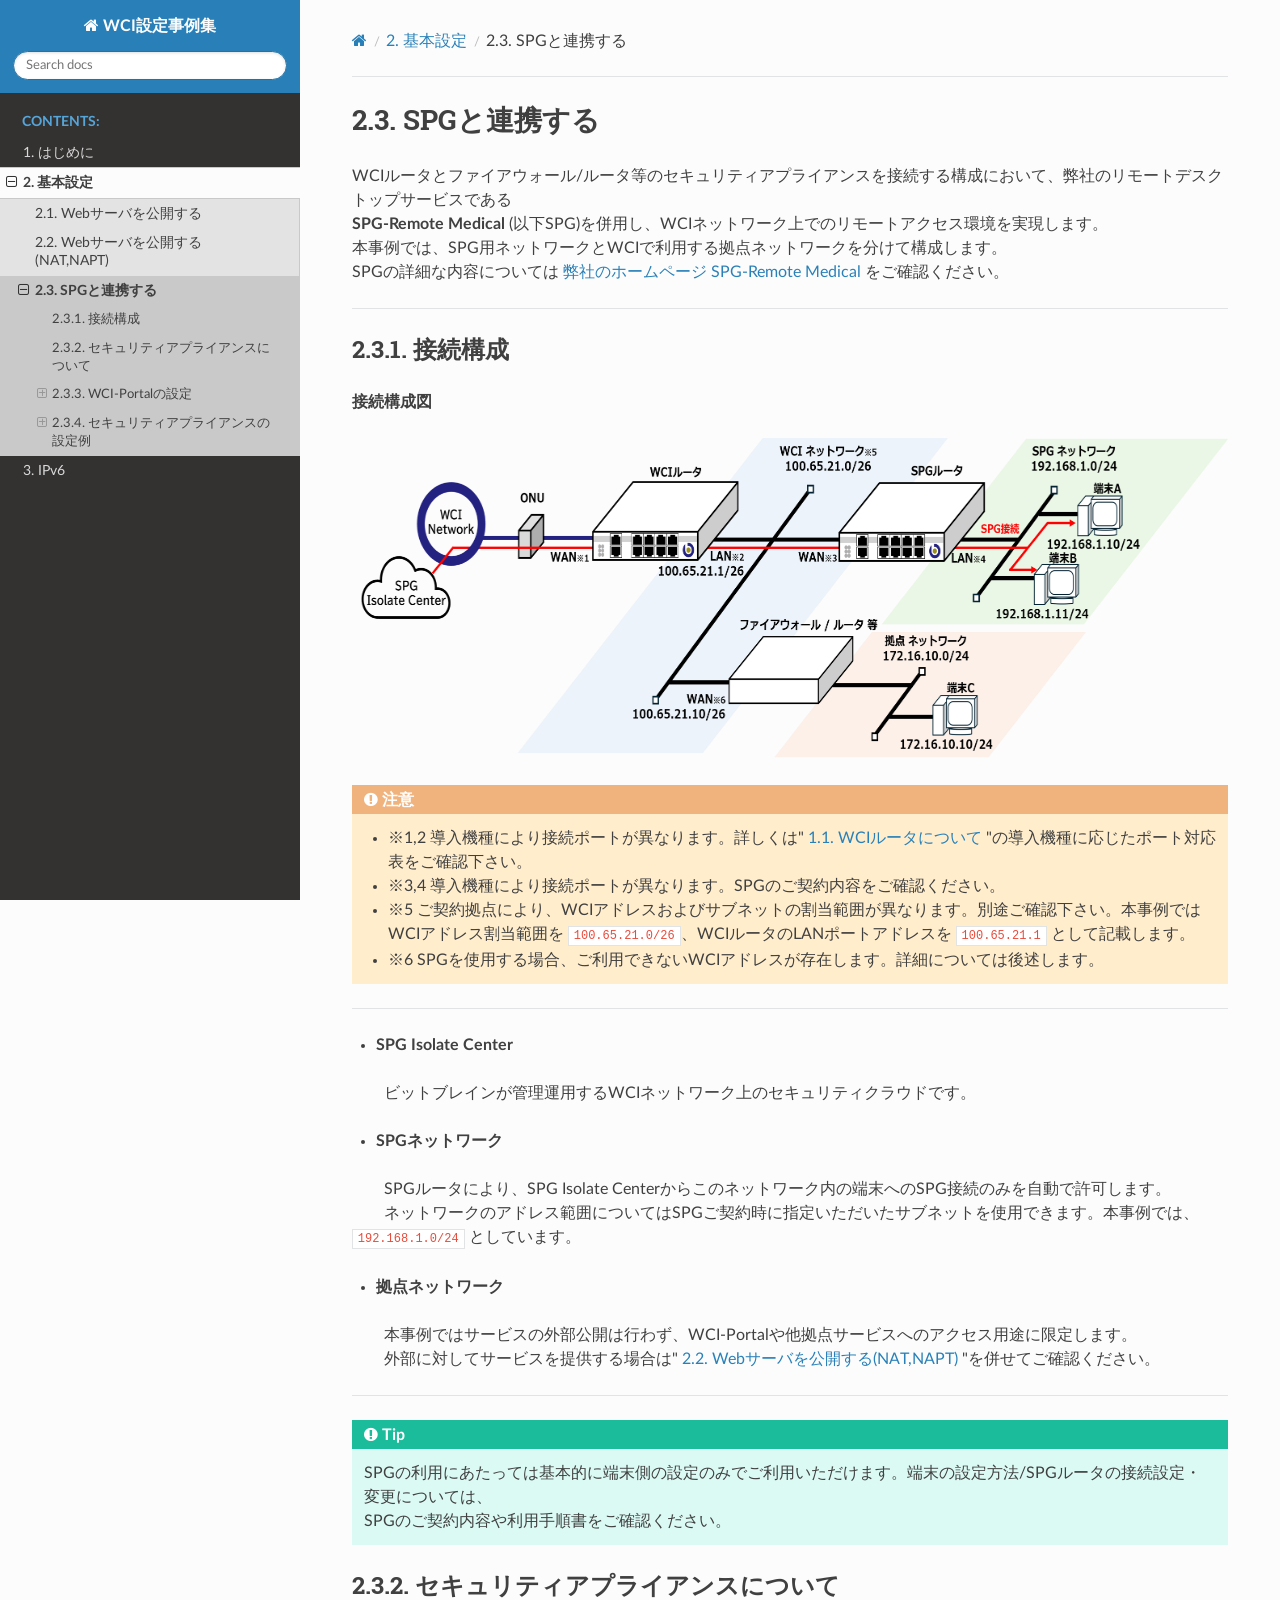
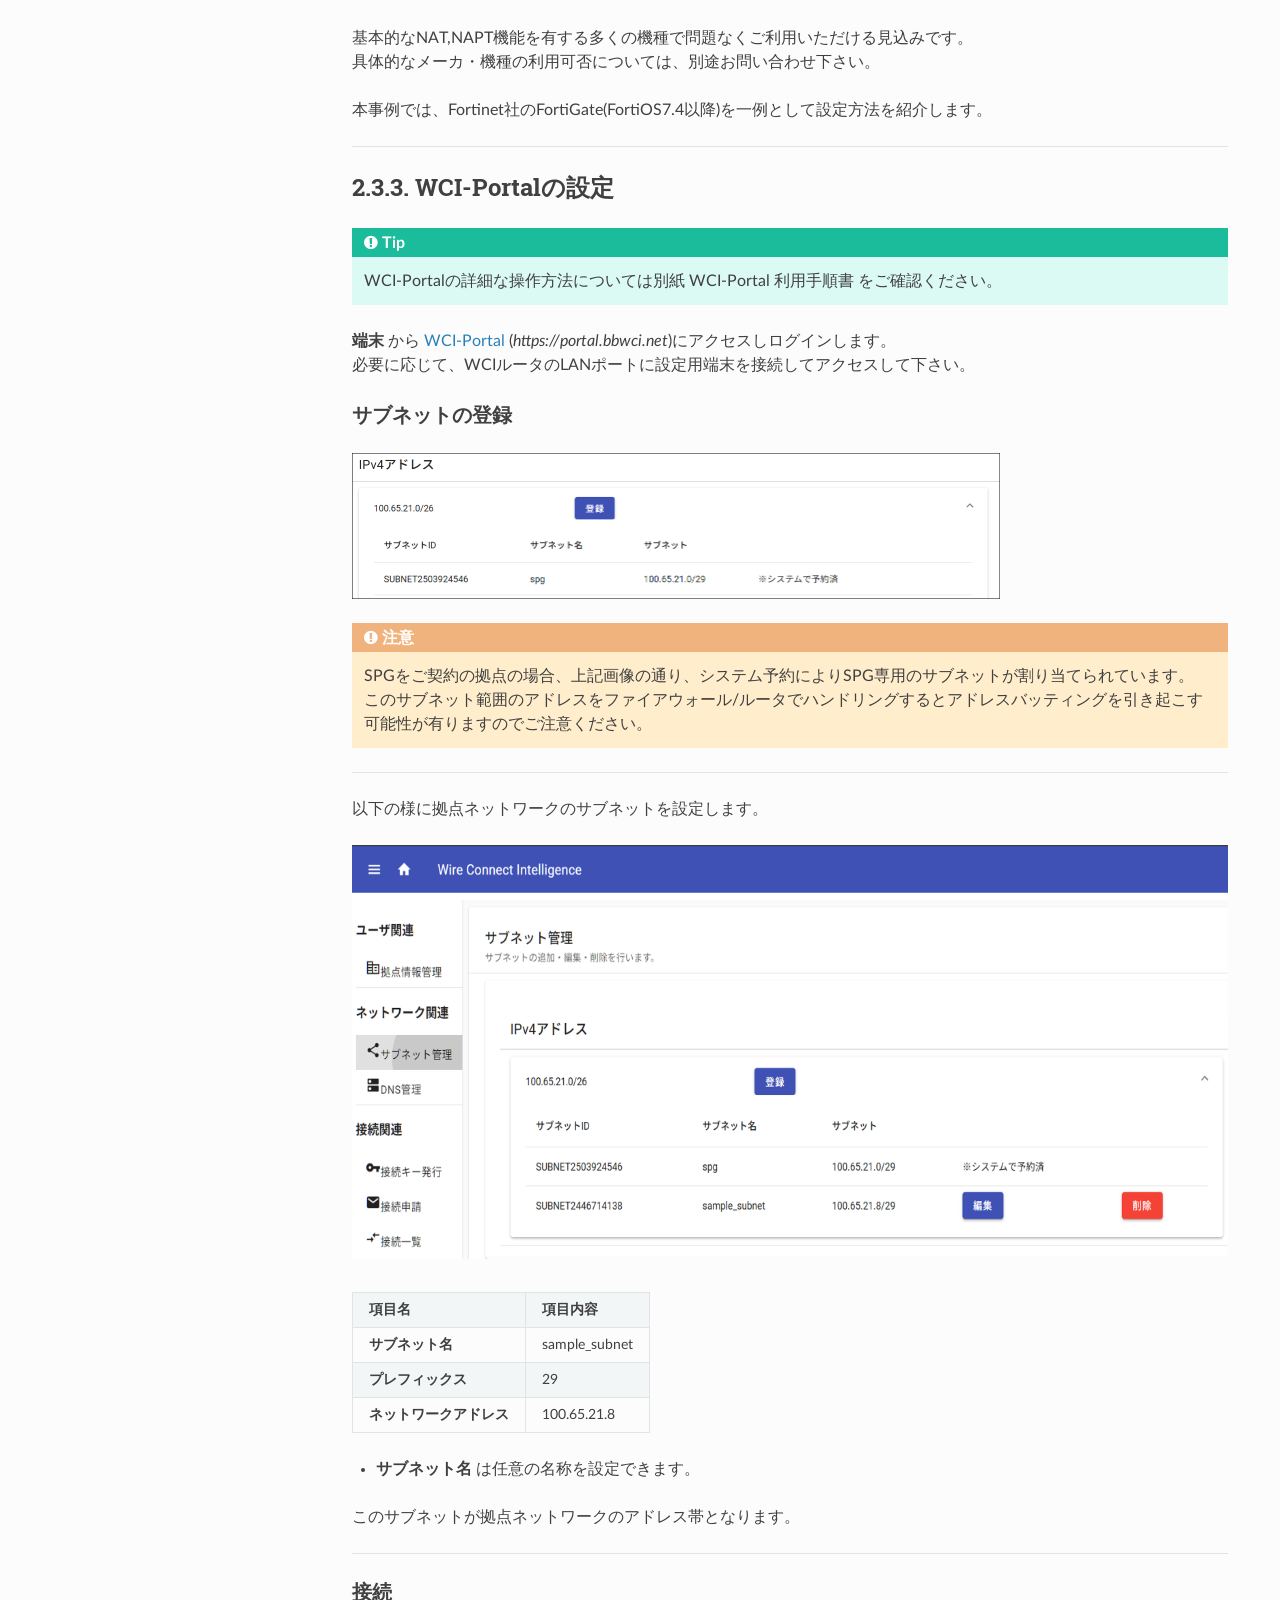
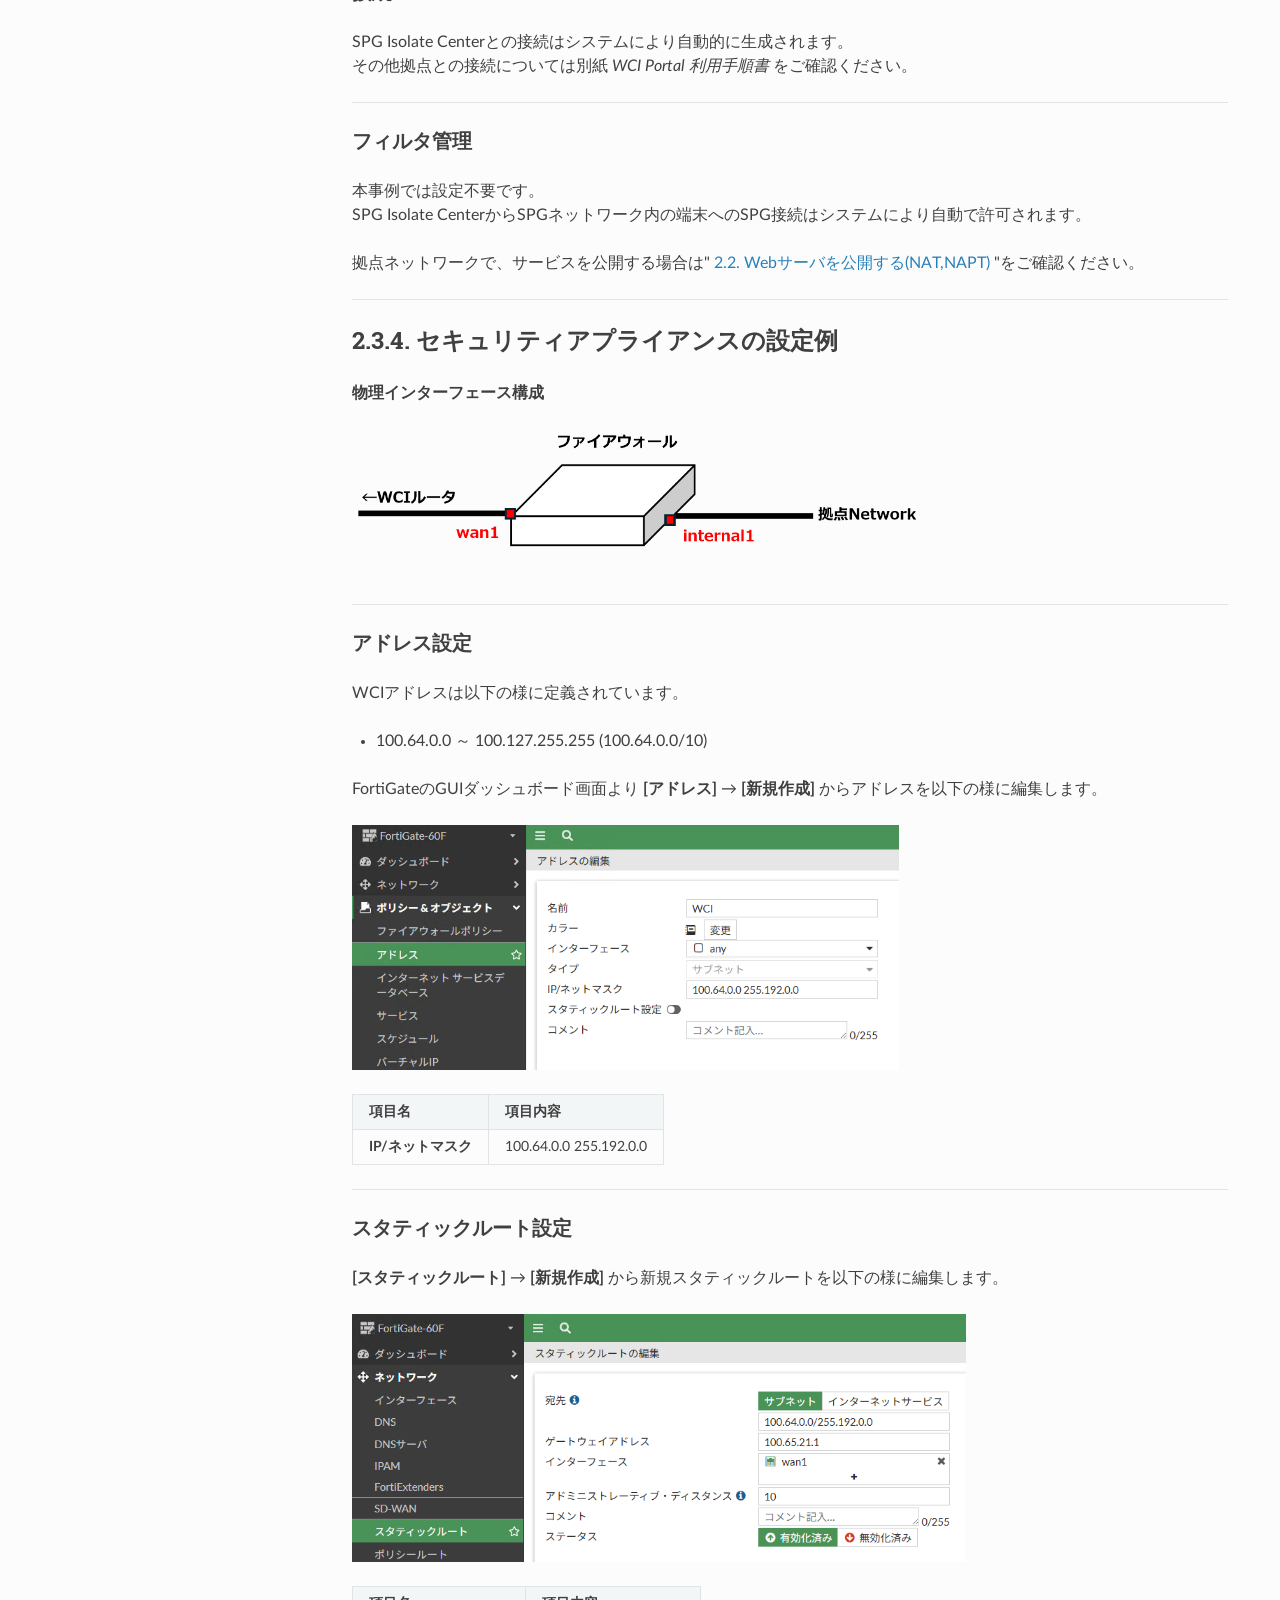
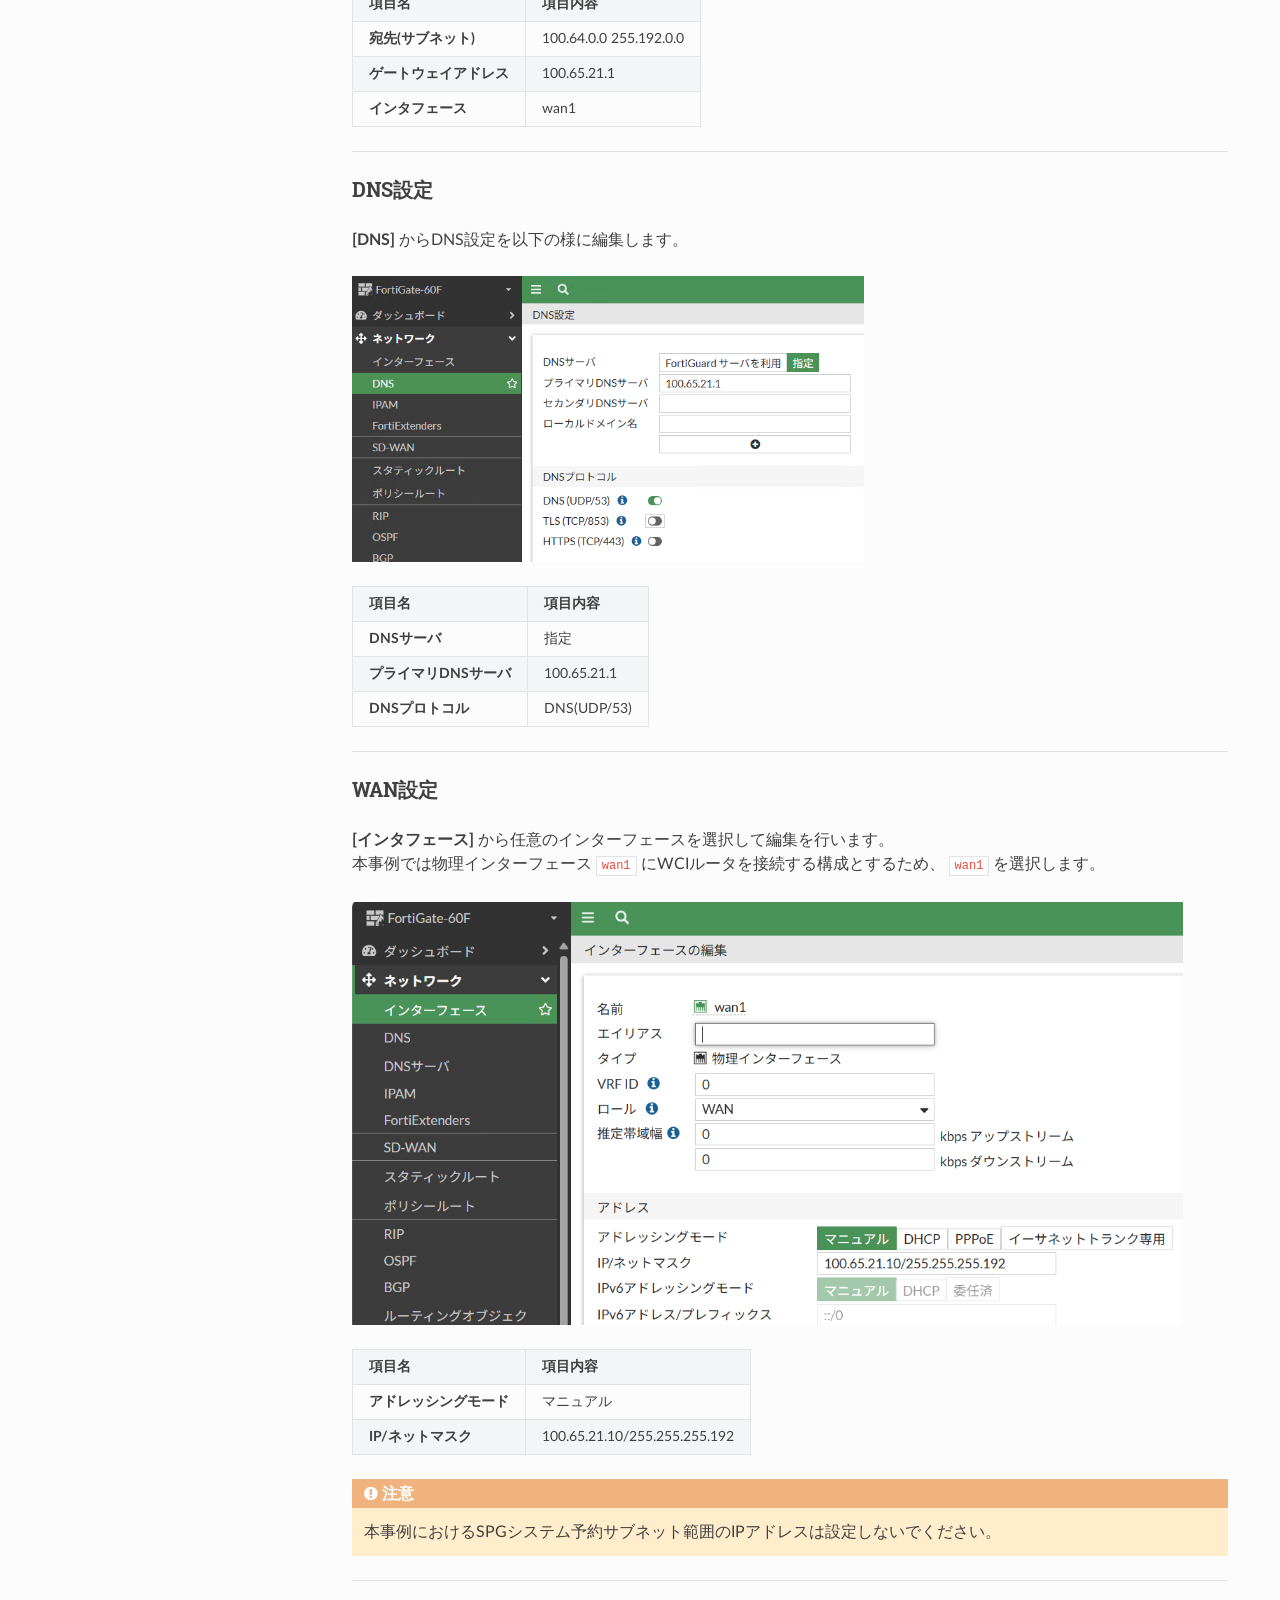
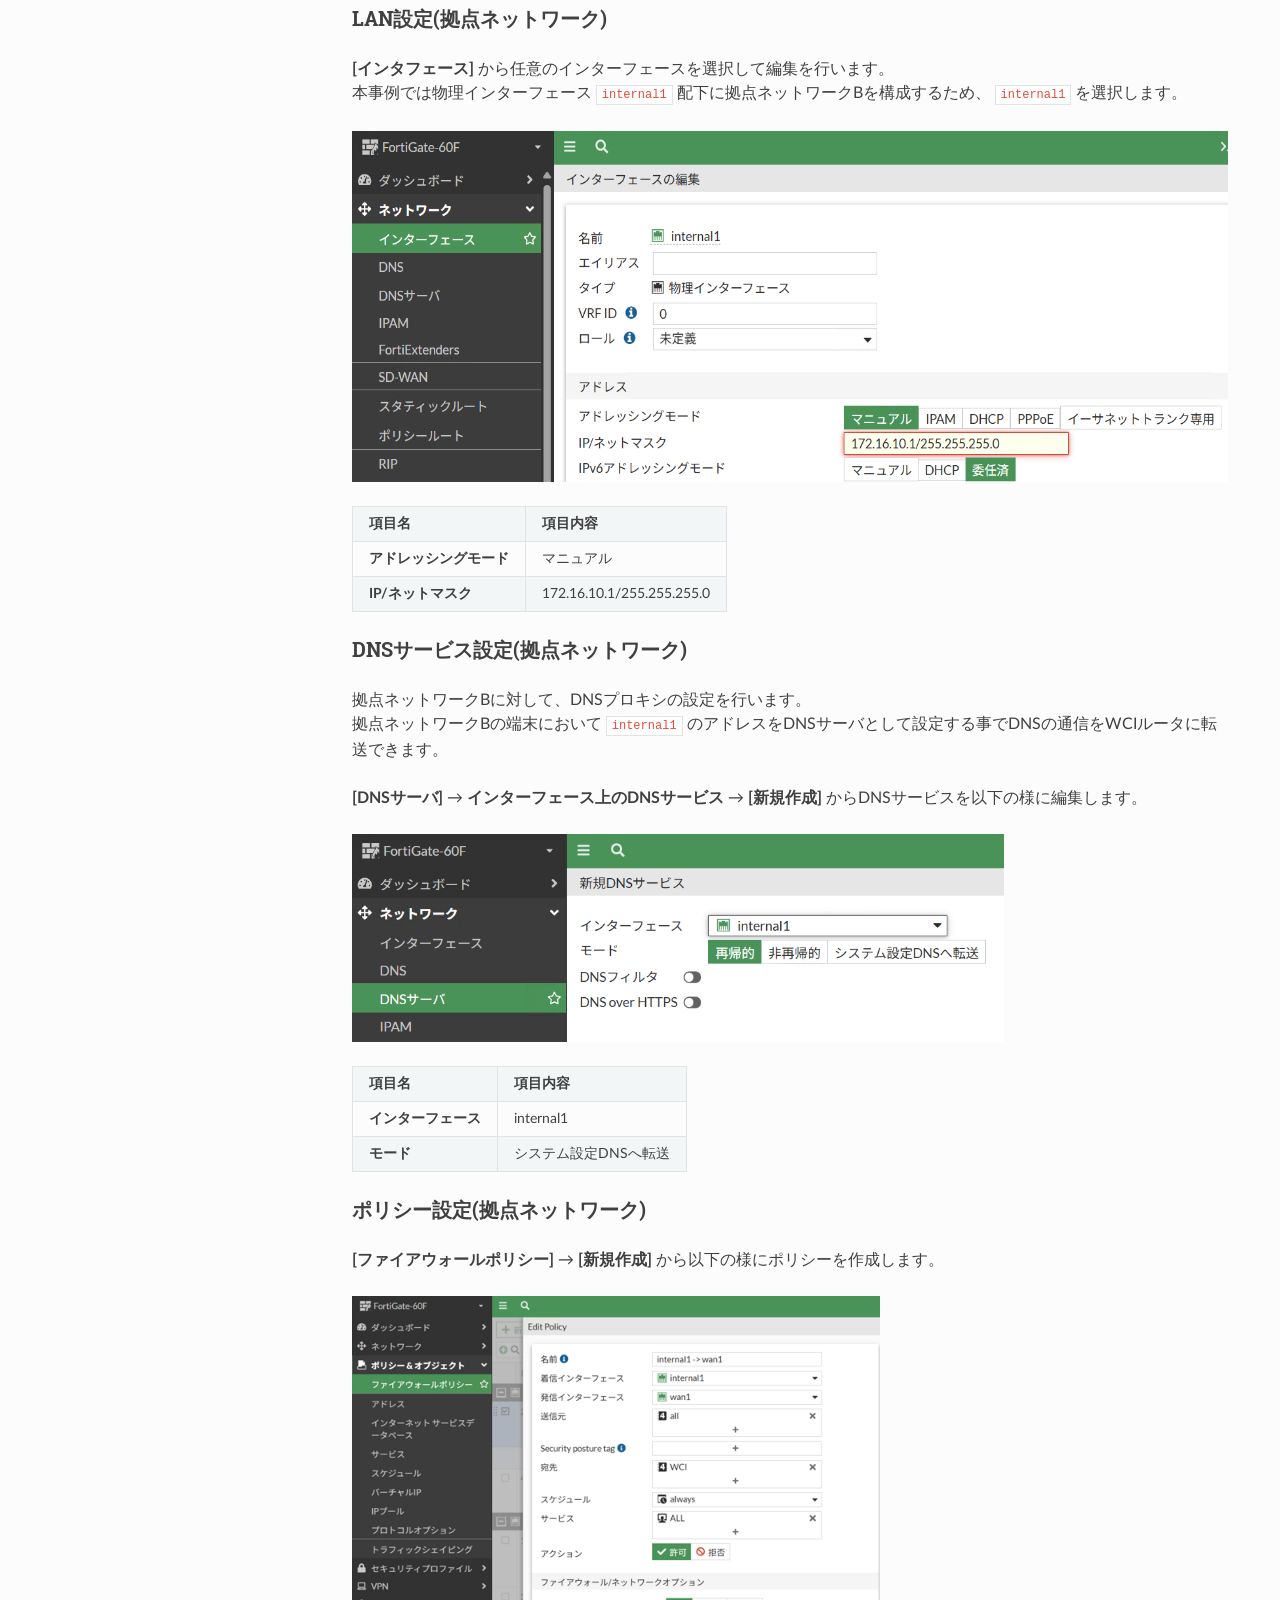
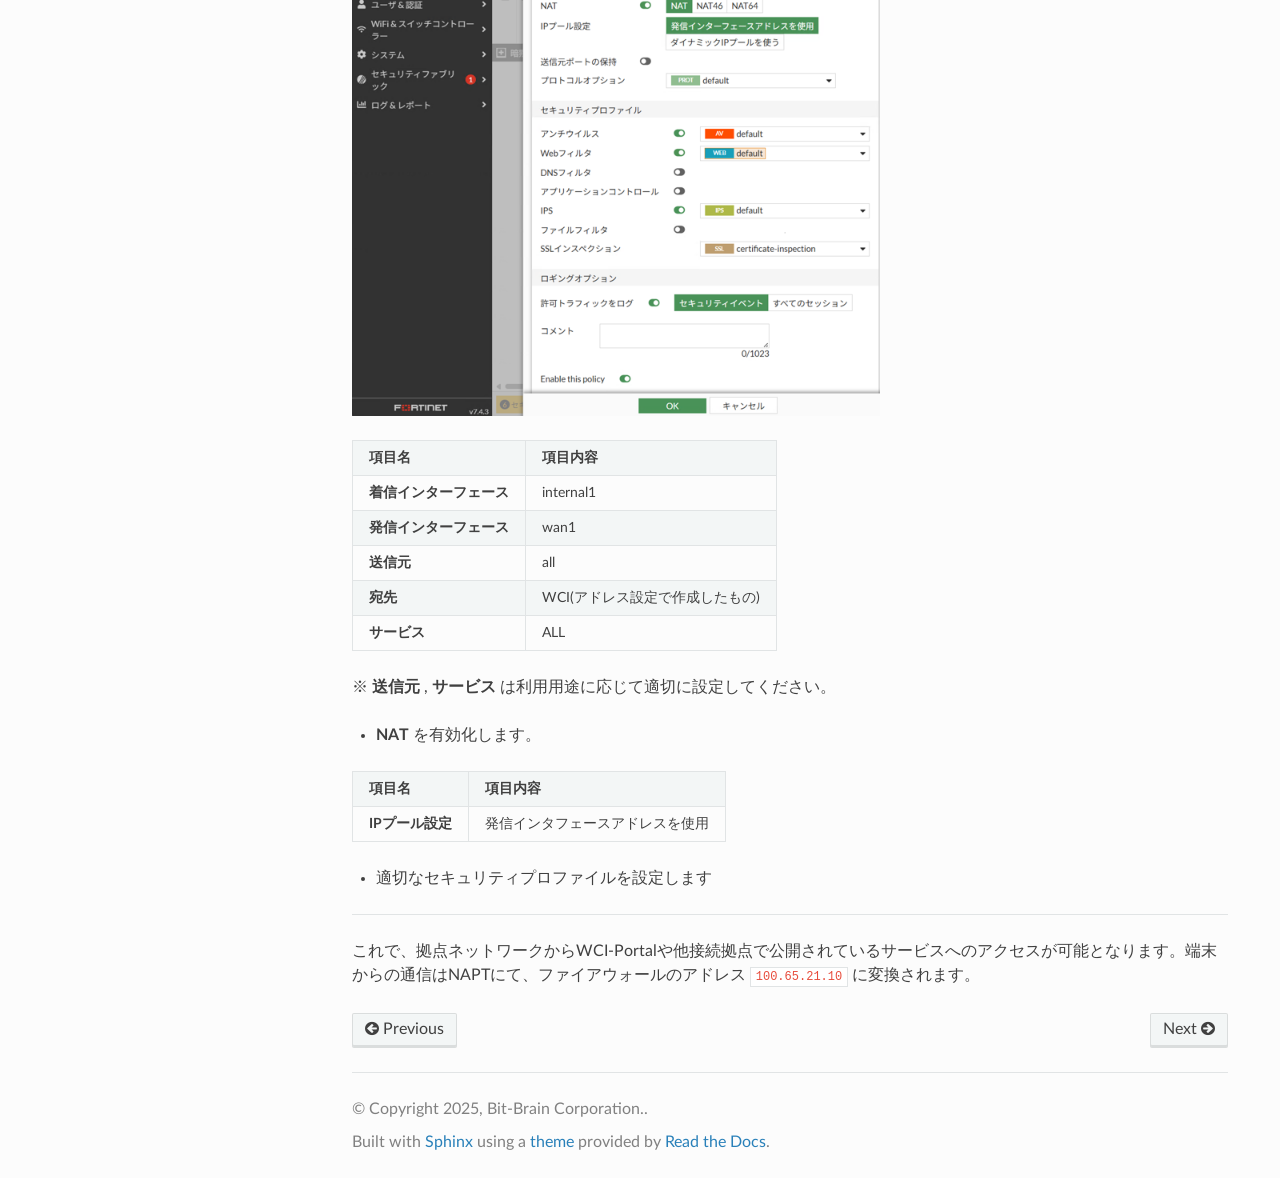
<file: docs/standard/spg.html>
<!DOCTYPE html>
<html class="writer-html5" lang="ja" data-content_root="../">
<head>
  <meta charset="utf-8" /><meta name="viewport" content="width=device-width, initial-scale=1" />

  <meta name="viewport" content="width=device-width, initial-scale=1.0" />
  <title>2.3. SPGと連携する &mdash; WCI設定事例集  ドキュメント</title>
      <link rel="stylesheet" type="text/css" href="../_static/pygments.css?v=b86133f3" />
      <link rel="stylesheet" type="text/css" href="../_static/css/theme.css?v=e59714d7" />
      <link rel="stylesheet" type="text/css" href="../_static/custom.css?v=d4bf43ca" />

  
      <script src="../_static/jquery.js?v=5d32c60e"></script>
      <script src="../_static/_sphinx_javascript_frameworks_compat.js?v=2cd50e6c"></script>
      <script src="../_static/documentation_options.js?v=c033477b"></script>
      <script src="../_static/doctools.js?v=9bcbadda"></script>
      <script src="../_static/sphinx_highlight.js?v=dc90522c"></script>
      <script src="../_static/translations.js?v=4755f45a"></script>
    <script src="../_static/js/theme.js"></script>
    <link rel="index" title="索引" href="../genindex.html" />
    <link rel="search" title="検索" href="../search.html" />
    <link rel="next" title="3. IPv6" href="../ipv6/index.html" />
    <link rel="prev" title="2.2. Webサーバを公開する(NAT,NAPT)" href="webserver.html" /> 
</head>

<body class="wy-body-for-nav"> 
  <div class="wy-grid-for-nav">
    <nav data-toggle="wy-nav-shift" class="wy-nav-side">
      <div class="wy-side-scroll">
        <div class="wy-side-nav-search" >

          
          
          <a href="../index.html" class="icon icon-home">
            WCI設定事例集
          </a>
<div role="search">
  <form id="rtd-search-form" class="wy-form" action="../search.html" method="get">
    <input type="text" name="q" placeholder="Search docs" aria-label="Search docs" />
    <input type="hidden" name="check_keywords" value="yes" />
    <input type="hidden" name="area" value="default" />
  </form>
</div>
        </div><div class="wy-menu wy-menu-vertical" data-spy="affix" role="navigation" aria-label="Navigation menu">
              <p class="caption" role="heading"><span class="caption-text">Contents:</span></p>
<ul class="current">
<li class="toctree-l1"><a class="reference internal" href="../preface/index.html">1. はじめに</a></li>
<li class="toctree-l1 current"><a class="reference internal" href="index.html">2. 基本設定</a><ul class="current">
<li class="toctree-l2"><a class="reference internal" href="simple_webserver.html">2.1. Webサーバを公開する</a></li>
<li class="toctree-l2"><a class="reference internal" href="webserver.html">2.2. Webサーバを公開する(NAT,NAPT)</a></li>
<li class="toctree-l2 current"><a class="current reference internal" href="#">2.3. SPGと連携する</a><ul>
<li class="toctree-l3"><a class="reference internal" href="#id1">2.3.1. 接続構成</a></li>
<li class="toctree-l3"><a class="reference internal" href="#id2">2.3.2. セキュリティアプライアンスについて</a></li>
<li class="toctree-l3"><a class="reference internal" href="#wci-portal">2.3.3. WCI-Portalの設定</a><ul>
<li class="toctree-l4"><a class="reference internal" href="#id4">サブネットの登録</a></li>
<li class="toctree-l4"><a class="reference internal" href="#id5">接続</a></li>
<li class="toctree-l4"><a class="reference internal" href="#id6">フィルタ管理</a></li>
</ul>
</li>
<li class="toctree-l3"><a class="reference internal" href="#id7">2.3.4. セキュリティアプライアンスの設定例</a><ul>
<li class="toctree-l4"><a class="reference internal" href="#id8">アドレス設定</a></li>
<li class="toctree-l4"><a class="reference internal" href="#id9">スタティックルート設定</a></li>
<li class="toctree-l4"><a class="reference internal" href="#dns">DNS設定</a></li>
<li class="toctree-l4"><a class="reference internal" href="#wan">WAN設定</a></li>
<li class="toctree-l4"><a class="reference internal" href="#lan">LAN設定(拠点ネットワーク)</a></li>
<li class="toctree-l4"><a class="reference internal" href="#id10">DNSサービス設定(拠点ネットワーク)</a></li>
<li class="toctree-l4"><a class="reference internal" href="#id11">ポリシー設定(拠点ネットワーク)</a></li>
</ul>
</li>
</ul>
</li>
</ul>
</li>
<li class="toctree-l1"><a class="reference internal" href="../ipv6/index.html">3. IPv6</a></li>
</ul>

        </div>
      </div>
    </nav>

    <section data-toggle="wy-nav-shift" class="wy-nav-content-wrap"><nav class="wy-nav-top" aria-label="Mobile navigation menu" >
          <i data-toggle="wy-nav-top" class="fa fa-bars"></i>
          <a href="../index.html">WCI設定事例集</a>
      </nav>

      <div class="wy-nav-content">
        <div class="rst-content">
          <div role="navigation" aria-label="Page navigation">
  <ul class="wy-breadcrumbs">
      <li><a href="../index.html" class="icon icon-home" aria-label="Home"></a></li>
          <li class="breadcrumb-item"><a href="index.html">2. 基本設定</a></li>
      <li class="breadcrumb-item active">2.3. SPGと連携する</li>
      <li class="wy-breadcrumbs-aside">
      </li>
  </ul>
  <hr/>
</div>
          <div role="main" class="document" itemscope="itemscope" itemtype="http://schema.org/Article">
           <div itemprop="articleBody">
             
  <section id="spg">
<h1>2.3. SPGと連携する<a class="headerlink" href="#spg" title="Link to this heading"></a></h1>
<div class="line-block">
<div class="line">WCIルータとファイアウォール/ルータ等のセキュリティアプライアンスを接続する構成において、弊社のリモートデスクトップサービスである</div>
<div class="line"><strong>SPG-Remote Medical</strong> (以下SPG)を併用し、WCIネットワーク上でのリモートアクセス環境を実現します。</div>
<div class="line">本事例では、SPG用ネットワークとWCIで利用する拠点ネットワークを分けて構成します。</div>
<div class="line">SPGの詳細な内容については <a class="reference external" href="https://bit-brain.jp/service/spg_medical">弊社のホームページ SPG-Remote Medical</a> をご確認ください。</div>
</div>
<hr class="docutils" />
<section id="id1">
<h2>2.3.1. 接続構成<a class="headerlink" href="#id1" title="Link to this heading"></a></h2>
<p><strong>接続構成図</strong></p>
<a class="reference internal image-reference" href="../_images/spg.png"><img alt="../_images/spg.png" src="../_images/spg.png" style="width: 1083.75px; height: 322.75px;" />
</a>
<div class="admonition attention">
<p class="admonition-title">注意</p>
<ul class="simple">
<li><p>※1,2 導入機種により接続ポートが異なります。詳しくは&quot; <a class="reference internal" href="../preface/init.html"><span class="doc">1.1. WCIルータについて</span></a> &quot;の導入機種に応じたポート対応表をご確認下さい。</p></li>
<li><p>※3,4 導入機種により接続ポートが異なります。SPGのご契約内容をご確認ください。</p></li>
<li><p>※5 ご契約拠点により、WCIアドレスおよびサブネットの割当範囲が異なります。別途ご確認下さい。本事例ではWCIアドレス割当範囲を <code class="docutils literal notranslate"><span class="pre">100.65.21.0/26</span></code>、WCIルータのLANポートアドレスを <code class="docutils literal notranslate"><span class="pre">100.65.21.1</span></code> として記載します。</p></li>
<li><p>※6 SPGを使用する場合、ご利用できないWCIアドレスが存在します。詳細については後述します。</p></li>
</ul>
</div>
<hr class="docutils" />
<ul class="simple">
<li><p><strong>SPG Isolate Center</strong></p></li>
</ul>
<div class="line-block">
<div class="line">　　ビットブレインが管理運用するWCIネットワーク上のセキュリティクラウドです。</div>
</div>
<ul class="simple">
<li><p><strong>SPGネットワーク</strong></p></li>
</ul>
<div class="line-block">
<div class="line">　　SPGルータにより、SPG Isolate Centerからこのネットワーク内の端末へのSPG接続のみを自動で許可します。</div>
<div class="line">　　ネットワークのアドレス範囲についてはSPGご契約時に指定いただいたサブネットを使用できます。本事例では、 <code class="docutils literal notranslate"><span class="pre">192.168.1.0/24</span></code> としています。</div>
</div>
<ul class="simple">
<li><p><strong>拠点ネットワーク</strong></p></li>
</ul>
<div class="line-block">
<div class="line">　　本事例ではサービスの外部公開は行わず、WCI-Portalや他拠点サービスへのアクセス用途に限定します。</div>
<div class="line">　　外部に対してサービスを提供する場合は&quot; <a class="reference internal" href="webserver.html"><span class="doc">2.2. Webサーバを公開する(NAT,NAPT)</span></a> &quot;を併せてご確認ください。</div>
</div>
<hr class="docutils" />
<div class="admonition tip">
<p class="admonition-title">Tip</p>
<div class="line-block">
<div class="line">SPGの利用にあたっては基本的に端末側の設定のみでご利用いただけます。端末の設定方法/SPGルータの接続設定・変更については、</div>
<div class="line">SPGのご契約内容や利用手順書をご確認ください。</div>
</div>
</div>
</section>
<section id="id2">
<h2>2.3.2. セキュリティアプライアンスについて<a class="headerlink" href="#id2" title="Link to this heading"></a></h2>
<div class="line-block">
<div class="line">基本的なNAT,NAPT機能を有する多くの機種で問題なくご利用いただける見込みです。</div>
<div class="line">具体的なメーカ・機種の利用可否については、別途お問い合わせ下さい。</div>
<div class="line"><br /></div>
<div class="line">本事例では、Fortinet社のFortiGate(FortiOS7.4以降)を一例として設定方法を紹介します。</div>
</div>
</section>
<hr class="docutils" />
<section id="wci-portal">
<h2>2.3.3. WCI-Portalの設定<a class="headerlink" href="#wci-portal" title="Link to this heading"></a></h2>
<div class="admonition tip">
<p class="admonition-title">Tip</p>
<div class="line-block">
<div class="line">WCI-Portalの詳細な操作方法については別紙 WCI-Portal 利用手順書 をご確認ください。</div>
</div>
</div>
<div class="line-block">
<div class="line"><strong>端末</strong> から <a class="reference external" href="https://portal.bbwci.net">WCI-Portal</a> (<cite>https://portal.bbwci.net</cite>)にアクセスしログインします。</div>
<div class="line">必要に応じて、WCIルータのLANポートに設定用端末を接続してアクセスして下さい。</div>
</div>
<section id="id4">
<h3>サブネットの登録<a class="headerlink" href="#id4" title="Link to this heading"></a></h3>
<a class="reference internal image-reference" href="../_images/19.png"><img alt="../_images/19.png" src="../_images/19.png" style="width: 648.5px; height: 146.0px;" />
</a>
<div class="admonition attention">
<p class="admonition-title">注意</p>
<div class="line-block">
<div class="line">SPGをご契約の拠点の場合、上記画像の通り、システム予約によりSPG専用のサブネットが割り当てられています。</div>
<div class="line">このサブネット範囲のアドレスをファイアウォール/ルータでハンドリングするとアドレスバッティングを引き起こす可能性が有りますのでご注意ください。</div>
</div>
</div>
<hr class="docutils" />
<p>以下の様に拠点ネットワークのサブネットを設定します。</p>
<a class="reference internal image-reference" href="../_images/n4.png"><img alt="../_images/n4.png" src="../_images/n4.png" style="width: 1025.6000000000001px; height: 423.6px;" />
</a>
<table class="docutils align-default">
<tbody>
<tr class="row-odd"><td><blockquote>
<div><p><strong>項目名</strong></p>
</div></blockquote>
</td>
<td><blockquote>
<div><p><strong>項目内容</strong></p>
</div></blockquote>
</td>
</tr>
<tr class="row-even"><td><blockquote>
<div><p><strong>サブネット名</strong></p>
</div></blockquote>
</td>
<td><p>sample_subnet</p></td>
</tr>
<tr class="row-odd"><td><blockquote>
<div><p><strong>プレフィックス</strong></p>
</div></blockquote>
</td>
<td><p>29</p></td>
</tr>
<tr class="row-even"><td><blockquote>
<div><p><strong>ネットワークアドレス</strong></p>
</div></blockquote>
</td>
<td><p>100.65.21.8</p></td>
</tr>
</tbody>
</table>
<ul class="simple">
<li><p><strong>サブネット名</strong> は任意の名称を設定できます。</p></li>
</ul>
<p>このサブネットが拠点ネットワークのアドレス帯となります。</p>
</section>
<hr class="docutils" />
<section id="id5">
<h3>接続<a class="headerlink" href="#id5" title="Link to this heading"></a></h3>
<div class="line-block">
<div class="line">SPG Isolate Centerとの接続はシステムにより自動的に生成されます。</div>
<div class="line">その他拠点との接続については別紙 <cite>WCI Portal 利用手順書</cite> をご確認ください。</div>
</div>
</section>
<hr class="docutils" />
<section id="id6">
<h3>フィルタ管理<a class="headerlink" href="#id6" title="Link to this heading"></a></h3>
<div class="line-block">
<div class="line">本事例では設定不要です。</div>
<div class="line">SPG Isolate CenterからSPGネットワーク内の端末へのSPG接続はシステムにより自動で許可されます。</div>
<div class="line"><br /></div>
<div class="line">拠点ネットワークで、サービスを公開する場合は&quot; <a class="reference internal" href="webserver.html"><span class="doc">2.2. Webサーバを公開する(NAT,NAPT)</span></a> &quot;をご確認ください。</div>
</div>
</section>
</section>
<hr class="docutils" />
<section id="id7">
<h2>2.3.4. セキュリティアプライアンスの設定例<a class="headerlink" href="#id7" title="Link to this heading"></a></h2>
<p><strong>物理インターフェース構成</strong></p>
<a class="reference internal image-reference" href="../_images/fw2.png"><img alt="../_images/fw2.png" src="../_images/fw2.png" style="width: 606.3px; height: 126.6px;" />
</a>
<hr class="docutils" />
<section id="id8">
<h3>アドレス設定<a class="headerlink" href="#id8" title="Link to this heading"></a></h3>
<p>WCIアドレスは以下の様に定義されています。</p>
<ul class="simple">
<li><p>100.64.0.0 ～ 100.127.255.255 (100.64.0.0/10)</p></li>
</ul>
<p>FortiGateのGUIダッシュボード画面より <strong>[アドレス]</strong> → <strong>[新規作成]</strong> からアドレスを以下の様に編集します。</p>
<a class="reference internal image-reference" href="../_images/81.png"><img alt="../_images/81.png" src="../_images/81.png" style="width: 547.4px; height: 244.99999999999997px;" />
</a>
<table class="docutils align-default">
<tbody>
<tr class="row-odd"><td><blockquote>
<div><p><strong>項目名</strong></p>
</div></blockquote>
</td>
<td><blockquote>
<div><p><strong>項目内容</strong></p>
</div></blockquote>
</td>
</tr>
<tr class="row-even"><td><blockquote>
<div><p><strong>IP/ネットマスク</strong></p>
</div></blockquote>
</td>
<td><p>100.64.0.0 255.192.0.0</p></td>
</tr>
</tbody>
</table>
</section>
<hr class="docutils" />
<section id="id9">
<h3>スタティックルート設定<a class="headerlink" href="#id9" title="Link to this heading"></a></h3>
<p><strong>[スタティックルート]</strong> → <strong>[新規作成]</strong> から新規スタティックルートを以下の様に編集します。</p>
<a class="reference internal image-reference" href="../_images/91.png"><img alt="../_images/91.png" src="../_images/91.png" style="width: 614.5999999999999px; height: 248.49999999999997px;" />
</a>
<table class="docutils align-default">
<tbody>
<tr class="row-odd"><td><blockquote>
<div><p><strong>項目名</strong></p>
</div></blockquote>
</td>
<td><blockquote>
<div><p><strong>項目内容</strong></p>
</div></blockquote>
</td>
</tr>
<tr class="row-even"><td><blockquote>
<div><p><strong>宛先(サブネット)</strong></p>
</div></blockquote>
</td>
<td><p>100.64.0.0 255.192.0.0</p></td>
</tr>
<tr class="row-odd"><td><blockquote>
<div><p><strong>ゲートウェイアドレス</strong></p>
</div></blockquote>
</td>
<td><p>100.65.21.1</p></td>
</tr>
<tr class="row-even"><td><blockquote>
<div><p><strong>インタフェース</strong></p>
</div></blockquote>
</td>
<td><p>wan1</p></td>
</tr>
</tbody>
</table>
</section>
<hr class="docutils" />
<section id="dns">
<h3>DNS設定<a class="headerlink" href="#dns" title="Link to this heading"></a></h3>
<p><strong>[DNS]</strong> からDNS設定を以下の様に編集します。</p>
<a class="reference internal image-reference" href="../_images/101.png"><img alt="../_images/101.png" src="../_images/101.png" style="width: 512.4px; height: 285.59999999999997px;" />
</a>
<table class="docutils align-default">
<tbody>
<tr class="row-odd"><td><blockquote>
<div><p><strong>項目名</strong></p>
</div></blockquote>
</td>
<td><blockquote>
<div><p><strong>項目内容</strong></p>
</div></blockquote>
</td>
</tr>
<tr class="row-even"><td><blockquote>
<div><p><strong>DNSサーバ</strong></p>
</div></blockquote>
</td>
<td><p>指定</p></td>
</tr>
<tr class="row-odd"><td><blockquote>
<div><p><strong>プライマリDNSサーバ</strong></p>
</div></blockquote>
</td>
<td><p>100.65.21.1</p></td>
</tr>
<tr class="row-even"><td><blockquote>
<div><p><strong>DNSプロトコル</strong></p>
</div></blockquote>
</td>
<td><p>DNS(UDP/53)</p></td>
</tr>
</tbody>
</table>
</section>
<hr class="docutils" />
<section id="wan">
<h3>WAN設定<a class="headerlink" href="#wan" title="Link to this heading"></a></h3>
<div class="line-block">
<div class="line"><strong>[インタフェース]</strong> から任意のインターフェースを選択して編集を行います。</div>
<div class="line">本事例では物理インターフェース <code class="docutils literal notranslate"><span class="pre">wan1</span></code> にWCIルータを接続する構成とするため、 <code class="docutils literal notranslate"><span class="pre">wan1</span></code> を選択します。</div>
</div>
<a class="reference internal image-reference" href="../_images/22.png"><img alt="../_images/22.png" src="../_images/22.png" style="width: 830.9px; height: 423.5px;" />
</a>
<table class="docutils align-default">
<tbody>
<tr class="row-odd"><td><blockquote>
<div><p><strong>項目名</strong></p>
</div></blockquote>
</td>
<td><blockquote>
<div><p><strong>項目内容</strong></p>
</div></blockquote>
</td>
</tr>
<tr class="row-even"><td><blockquote>
<div><p><strong>アドレッシングモード</strong></p>
</div></blockquote>
</td>
<td><p>マニュアル</p></td>
</tr>
<tr class="row-odd"><td><blockquote>
<div><p><strong>IP/ネットマスク</strong></p>
</div></blockquote>
</td>
<td><p>100.65.21.10/255.255.255.192</p></td>
</tr>
</tbody>
</table>
<div class="admonition attention">
<p class="admonition-title">注意</p>
<p>本事例におけるSPGシステム予約サブネット範囲のIPアドレスは設定しないでください。</p>
</div>
</section>
<hr class="docutils" />
<section id="lan">
<h3>LAN設定(拠点ネットワーク)<a class="headerlink" href="#lan" title="Link to this heading"></a></h3>
<div class="line-block">
<div class="line"><strong>[インタフェース]</strong> から任意のインターフェースを選択して編集を行います。</div>
<div class="line">本事例では物理インターフェース <code class="docutils literal notranslate"><span class="pre">internal1</span></code> 配下に拠点ネットワークBを構成するため、 <code class="docutils literal notranslate"><span class="pre">internal1</span></code> を選択します。</div>
</div>
<a class="reference internal image-reference" href="../_images/23.png"><img alt="../_images/23.png" src="../_images/23.png" style="width: 935.1999999999999px; height: 350.7px;" />
</a>
<table class="docutils align-default">
<tbody>
<tr class="row-odd"><td><blockquote>
<div><p><strong>項目名</strong></p>
</div></blockquote>
</td>
<td><blockquote>
<div><p><strong>項目内容</strong></p>
</div></blockquote>
</td>
</tr>
<tr class="row-even"><td><blockquote>
<div><p><strong>アドレッシングモード</strong></p>
</div></blockquote>
</td>
<td><p>マニュアル</p></td>
</tr>
<tr class="row-odd"><td><blockquote>
<div><p><strong>IP/ネットマスク</strong></p>
</div></blockquote>
</td>
<td><p>172.16.10.1/255.255.255.0</p></td>
</tr>
</tbody>
</table>
</section>
<section id="id10">
<h3>DNSサービス設定(拠点ネットワーク)<a class="headerlink" href="#id10" title="Link to this heading"></a></h3>
<div class="line-block">
<div class="line">拠点ネットワークBに対して、DNSプロキシの設定を行います。</div>
<div class="line">拠点ネットワークBの端末において <code class="docutils literal notranslate"><span class="pre">internal1</span></code> のアドレスをDNSサーバとして設定する事でDNSの通信をWCIルータに転送できます。</div>
<div class="line"><br /></div>
<div class="line"><strong>[DNSサーバ]</strong> → <strong>インターフェース上のDNSサービス</strong> → <strong>[新規作成]</strong> からDNSサービスを以下の様に編集します。</div>
</div>
<a class="reference internal image-reference" href="../_images/25.png"><img alt="../_images/25.png" src="../_images/25.png" style="width: 652.4px; height: 207.89999999999998px;" />
</a>
<table class="docutils align-default">
<tbody>
<tr class="row-odd"><td><blockquote>
<div><p><strong>項目名</strong></p>
</div></blockquote>
</td>
<td><blockquote>
<div><p><strong>項目内容</strong></p>
</div></blockquote>
</td>
</tr>
<tr class="row-even"><td><blockquote>
<div><p><strong>インターフェース</strong></p>
</div></blockquote>
</td>
<td><p>internal1</p></td>
</tr>
<tr class="row-odd"><td><blockquote>
<div><p><strong>モード</strong></p>
</div></blockquote>
</td>
<td><p>システム設定DNSへ転送</p></td>
</tr>
</tbody>
</table>
</section>
<section id="id11">
<h3>ポリシー設定(拠点ネットワーク)<a class="headerlink" href="#id11" title="Link to this heading"></a></h3>
<div class="line-block">
<div class="line"><strong>[ファイアウォールポリシー]</strong> → <strong>[新規作成]</strong> から以下の様にポリシーを作成します。</div>
</div>
<a class="reference internal image-reference" href="../_images/24.png"><img alt="../_images/24.png" src="../_images/24.png" style="width: 528.0px; height: 720.0px;" />
</a>
<table class="docutils align-default">
<tbody>
<tr class="row-odd"><td><blockquote>
<div><p><strong>項目名</strong></p>
</div></blockquote>
</td>
<td><blockquote>
<div><p><strong>項目内容</strong></p>
</div></blockquote>
</td>
</tr>
<tr class="row-even"><td><blockquote>
<div><p><strong>着信インターフェース</strong></p>
</div></blockquote>
</td>
<td><p>internal1</p></td>
</tr>
<tr class="row-odd"><td><blockquote>
<div><p><strong>発信インターフェース</strong></p>
</div></blockquote>
</td>
<td><p>wan1</p></td>
</tr>
<tr class="row-even"><td><blockquote>
<div><p><strong>送信元</strong></p>
</div></blockquote>
</td>
<td><p>all</p></td>
</tr>
<tr class="row-odd"><td><blockquote>
<div><p><strong>宛先</strong></p>
</div></blockquote>
</td>
<td><p>WCI(アドレス設定で作成したもの)</p></td>
</tr>
<tr class="row-even"><td><blockquote>
<div><p><strong>サービス</strong></p>
</div></blockquote>
</td>
<td><p>ALL</p></td>
</tr>
</tbody>
</table>
<p>※ <strong>送信元</strong> , <strong>サービス</strong> は利用用途に応じて適切に設定してください。</p>
<ul class="simple">
<li><p><strong>NAT</strong> を有効化します。</p></li>
</ul>
<table class="docutils align-default">
<tbody>
<tr class="row-odd"><td><blockquote>
<div><p><strong>項目名</strong></p>
</div></blockquote>
</td>
<td><blockquote>
<div><p><strong>項目内容</strong></p>
</div></blockquote>
</td>
</tr>
<tr class="row-even"><td><blockquote>
<div><p><strong>IPプール設定</strong></p>
</div></blockquote>
</td>
<td><p>発信インタフェースアドレスを使用</p></td>
</tr>
</tbody>
</table>
<ul class="simple">
<li><p>適切なセキュリティプロファイルを設定します</p></li>
</ul>
<hr class="docutils" />
<p>これで、拠点ネットワークからWCI-Portalや他接続拠点で公開されているサービスへのアクセスが可能となります。端末からの通信はNAPTにて、ファイアウォールのアドレス <code class="docutils literal notranslate"><span class="pre">100.65.21.10</span></code> に変換されます。</p>
</section>
</section>
</section>


           </div>
          </div>
          <footer><div class="rst-footer-buttons" role="navigation" aria-label="Footer">
        <a href="webserver.html" class="btn btn-neutral float-left" title="2.2. Webサーバを公開する(NAT,NAPT)" accesskey="p" rel="prev"><span class="fa fa-arrow-circle-left" aria-hidden="true"></span> Previous</a>
        <a href="../ipv6/index.html" class="btn btn-neutral float-right" title="3. IPv6" accesskey="n" rel="next">Next <span class="fa fa-arrow-circle-right" aria-hidden="true"></span></a>
    </div>

  <hr/>

  <div role="contentinfo">
    <p>&#169; Copyright 2025, Bit-Brain Corporation..</p>
  </div>

  Built with <a href="https://www.sphinx-doc.org/">Sphinx</a> using a
    <a href="https://github.com/readthedocs/sphinx_rtd_theme">theme</a>
    provided by <a href="https://readthedocs.org">Read the Docs</a>.
   

</footer>
        </div>
      </div>
    </section>
  </div>
  <script>
      jQuery(function () {
          SphinxRtdTheme.Navigation.enable(true);
      });
  </script> 

</body>
</html>
</file>
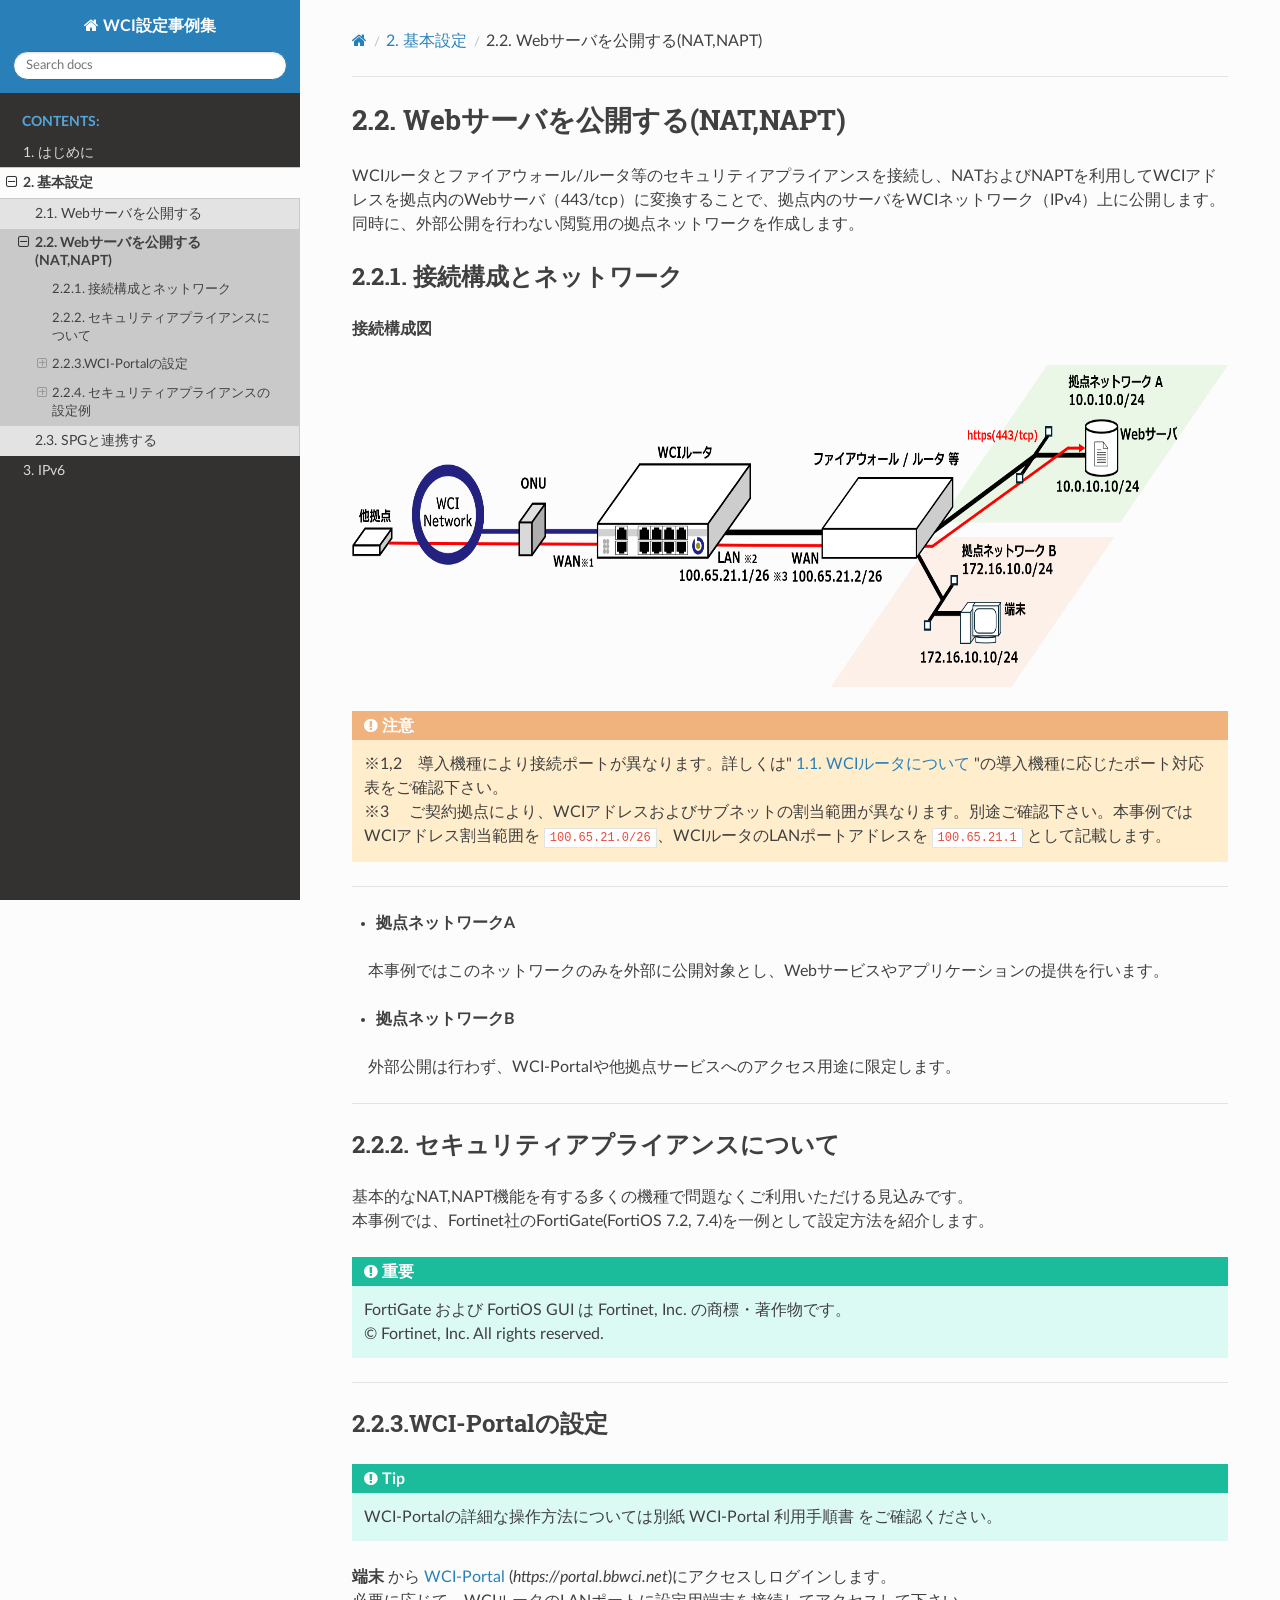
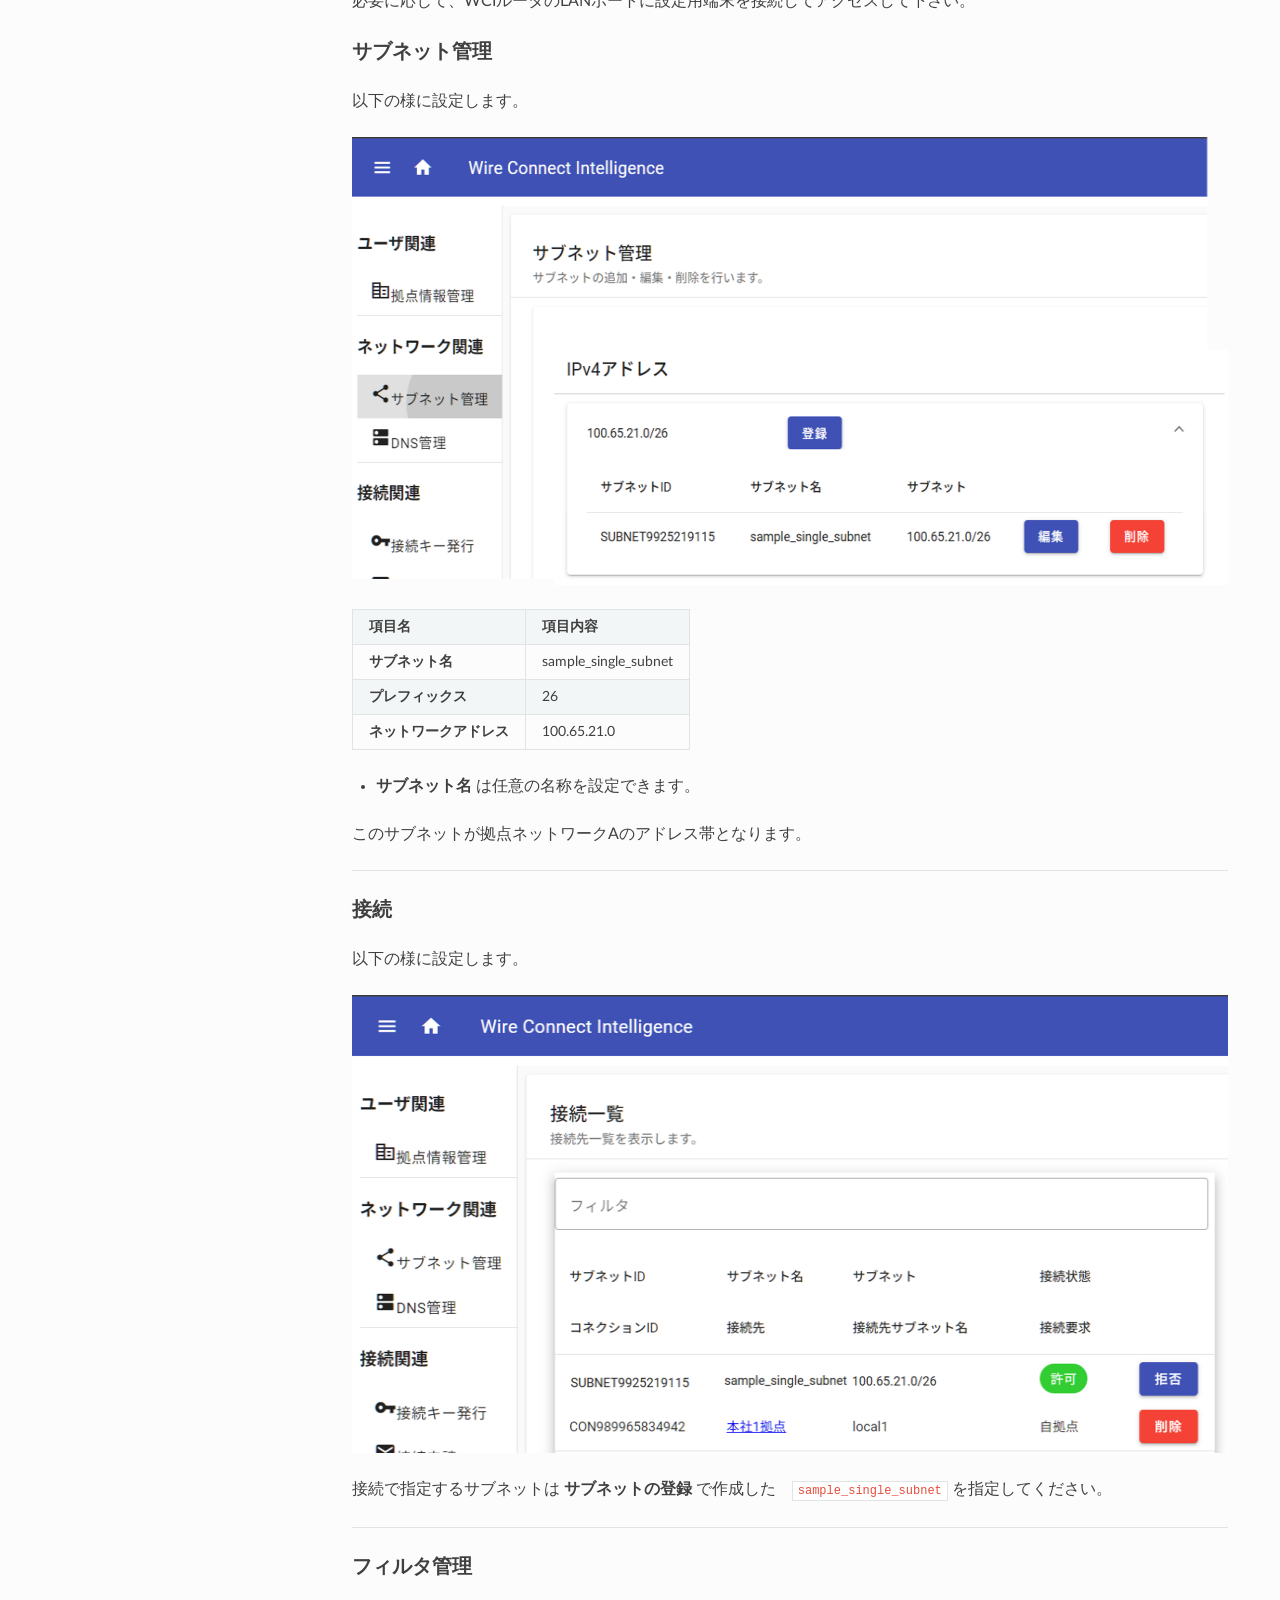
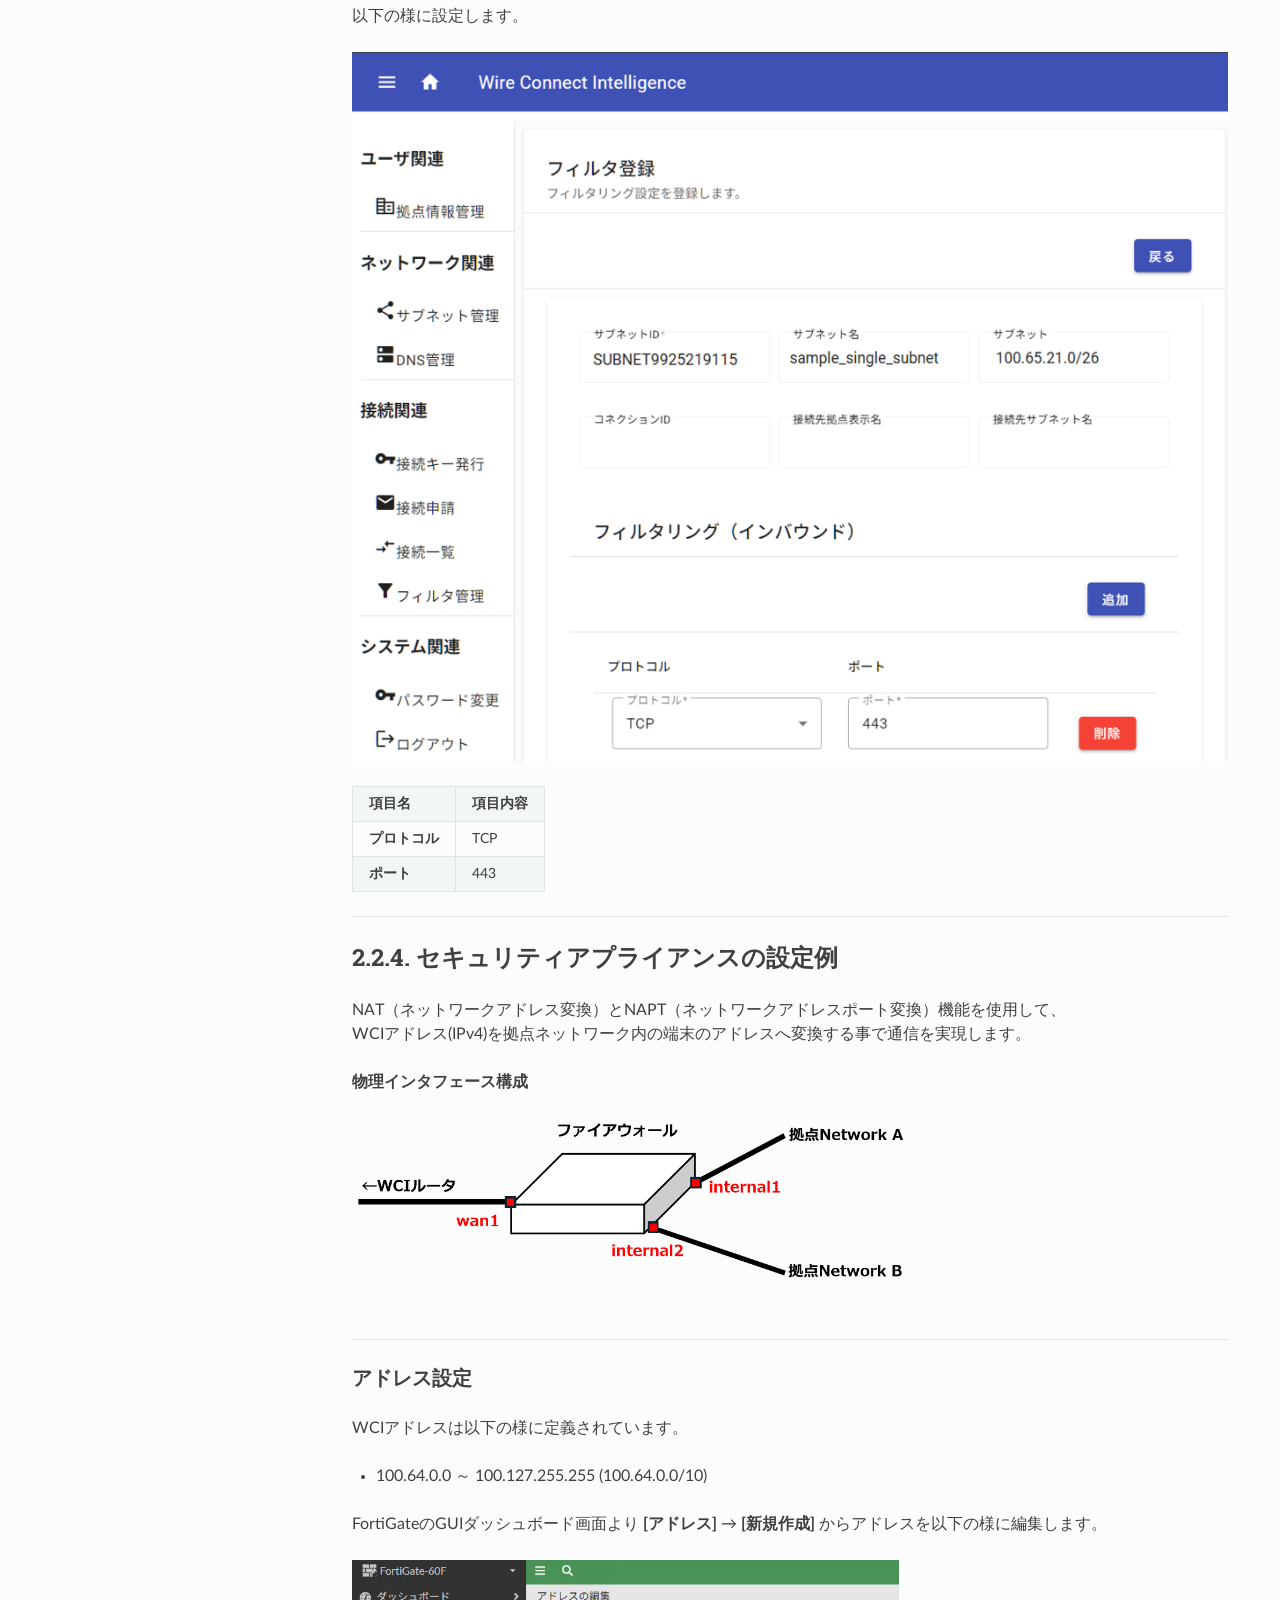
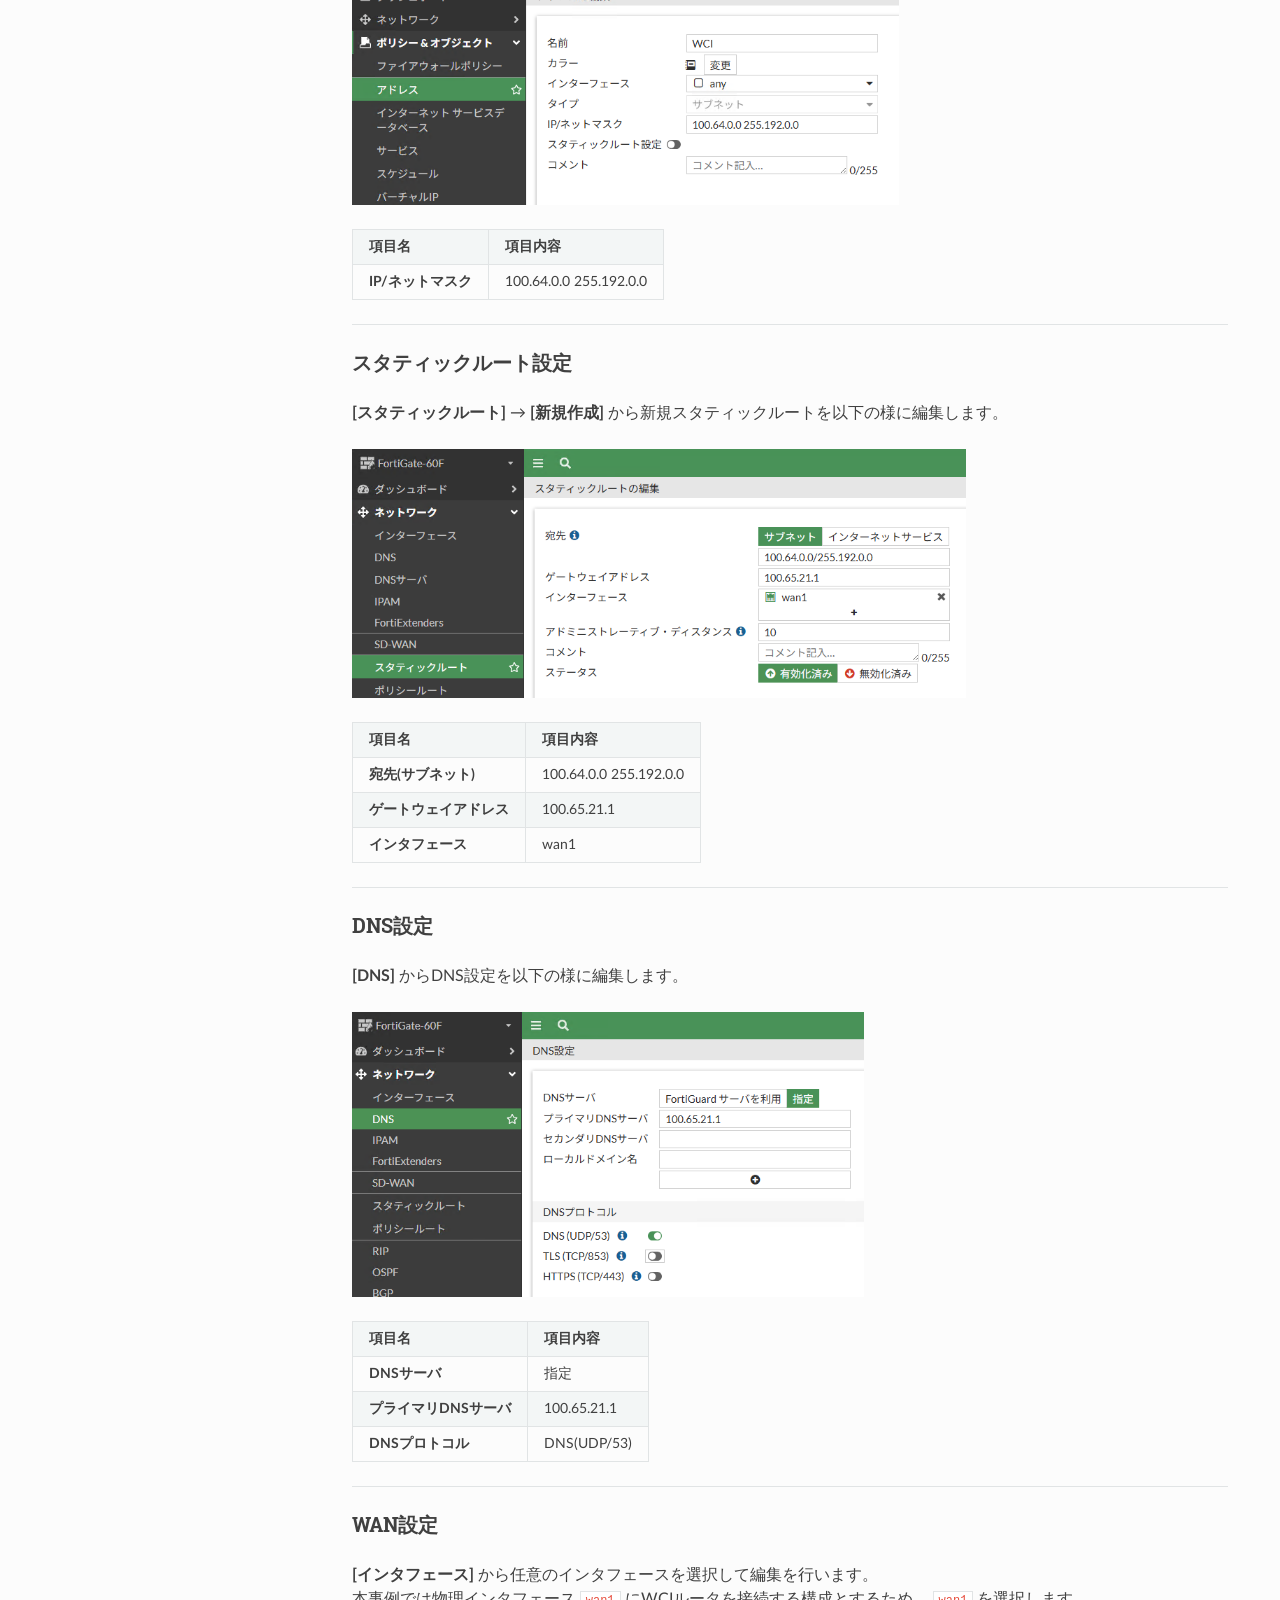
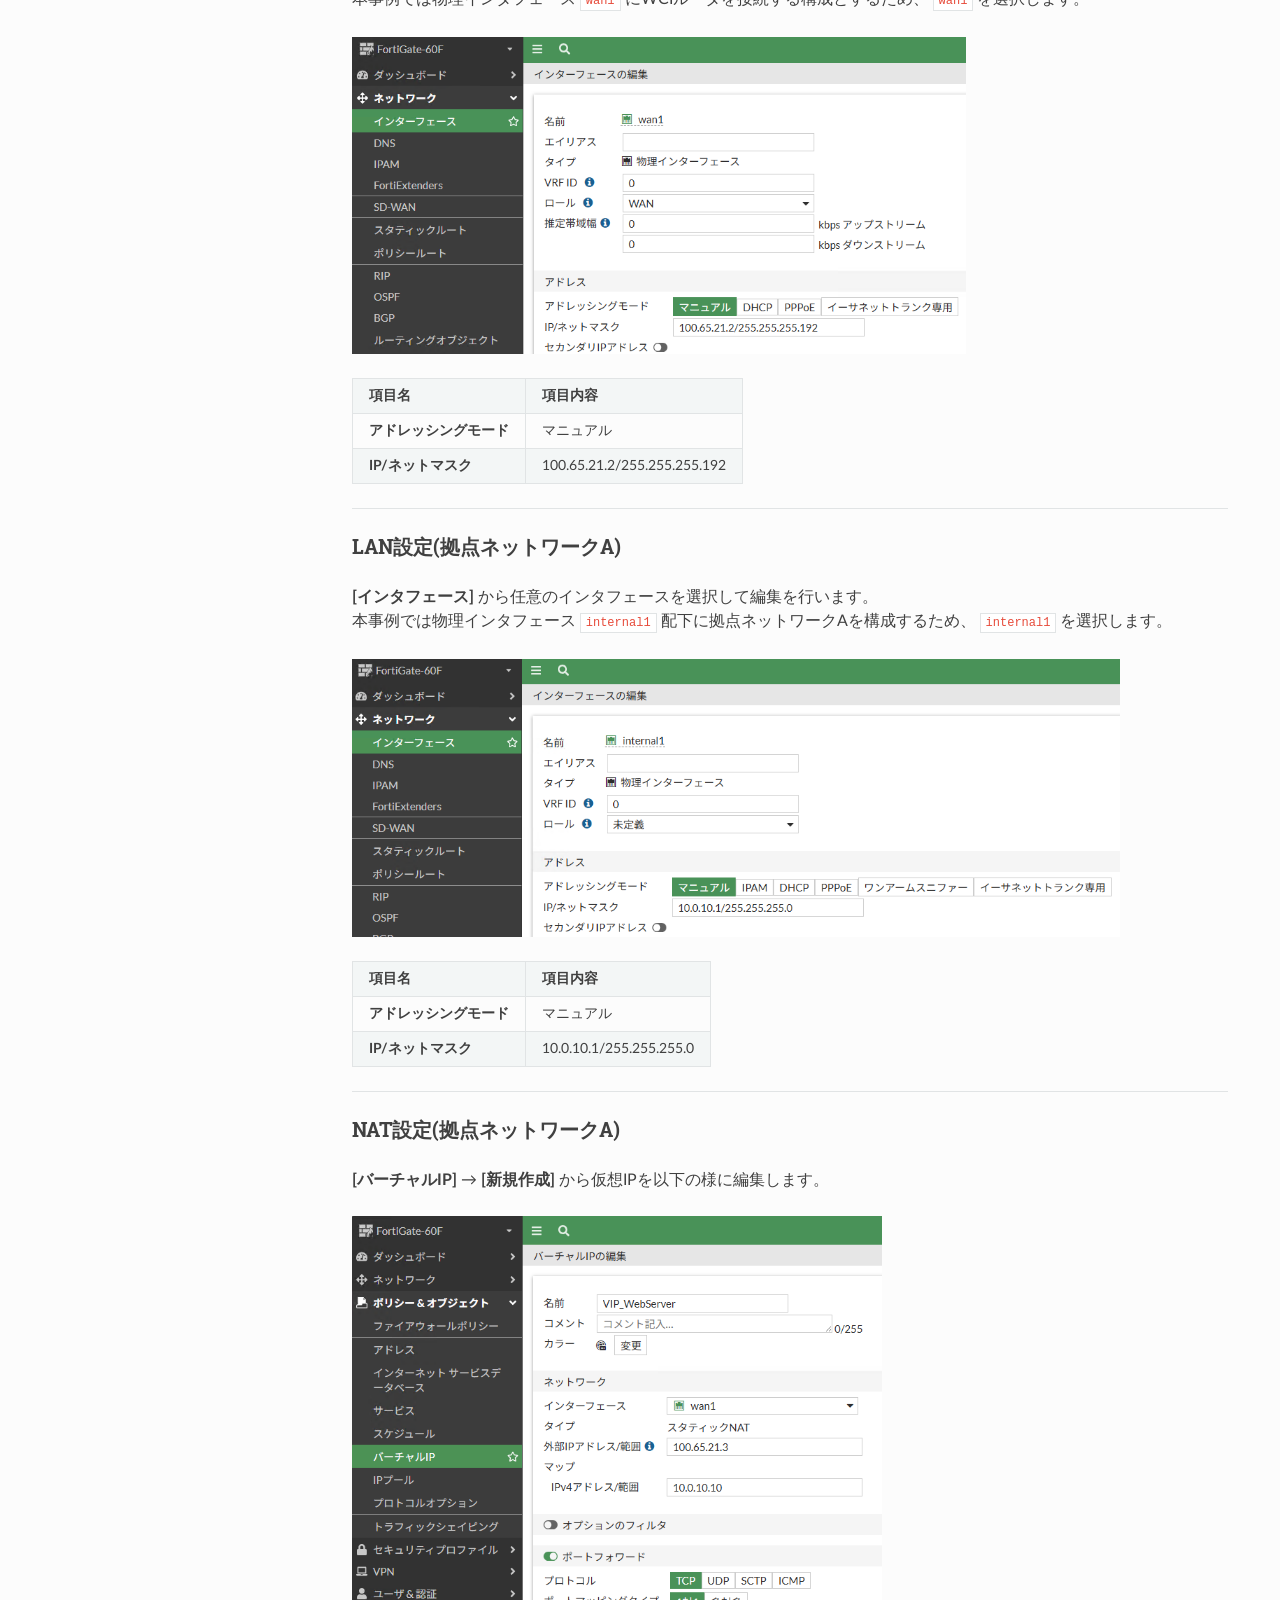
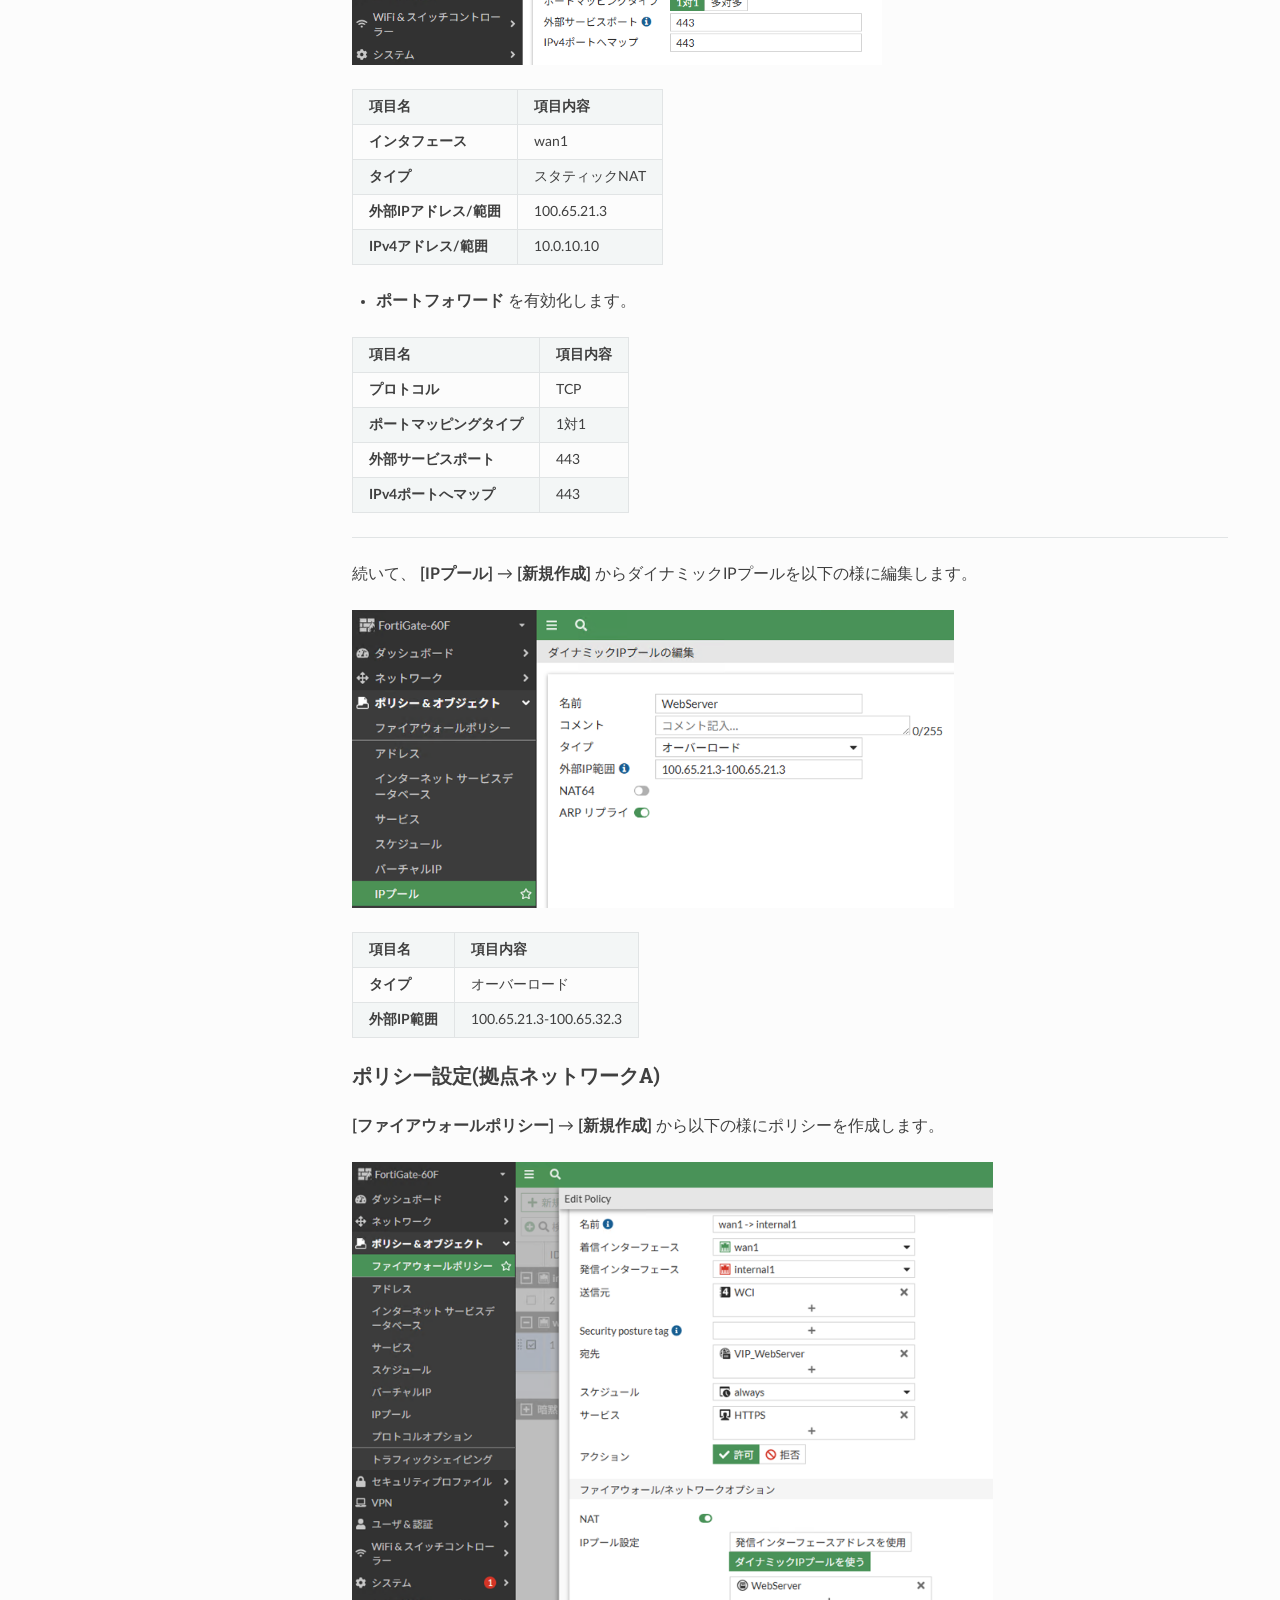
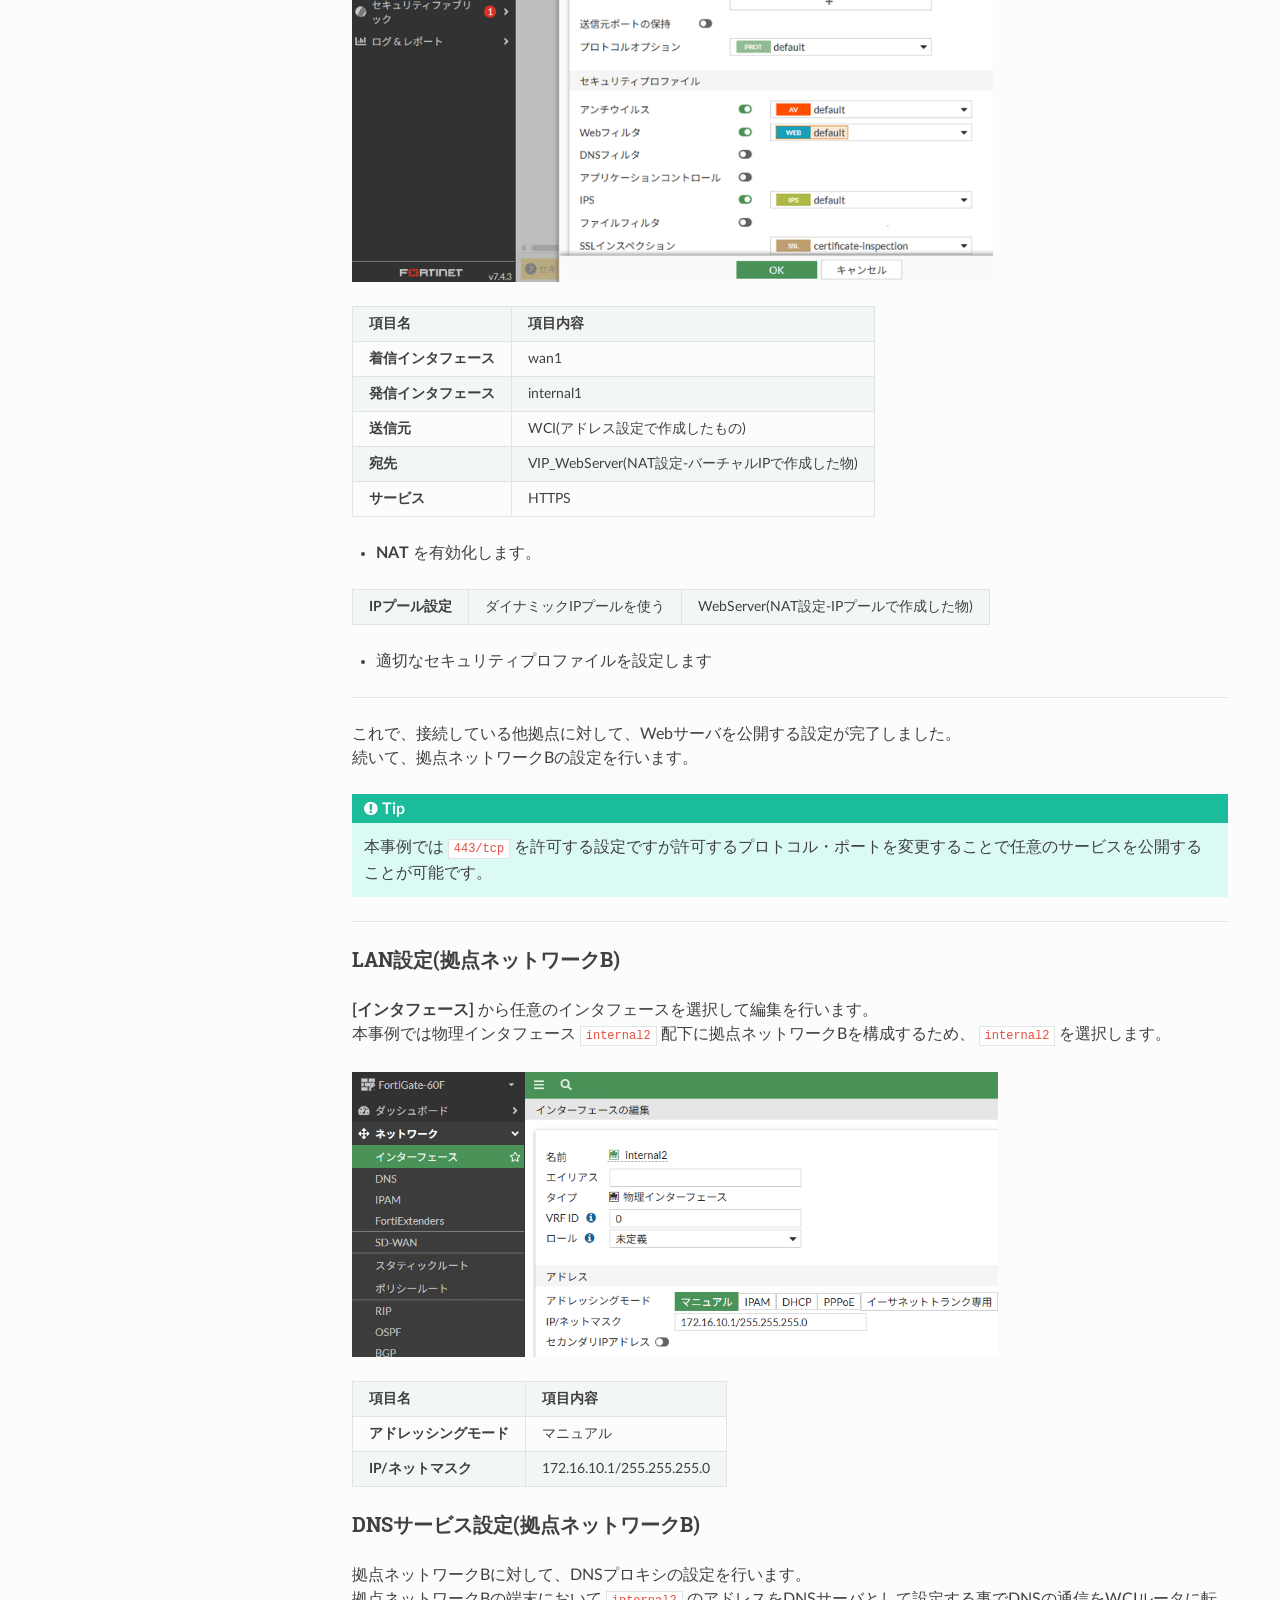
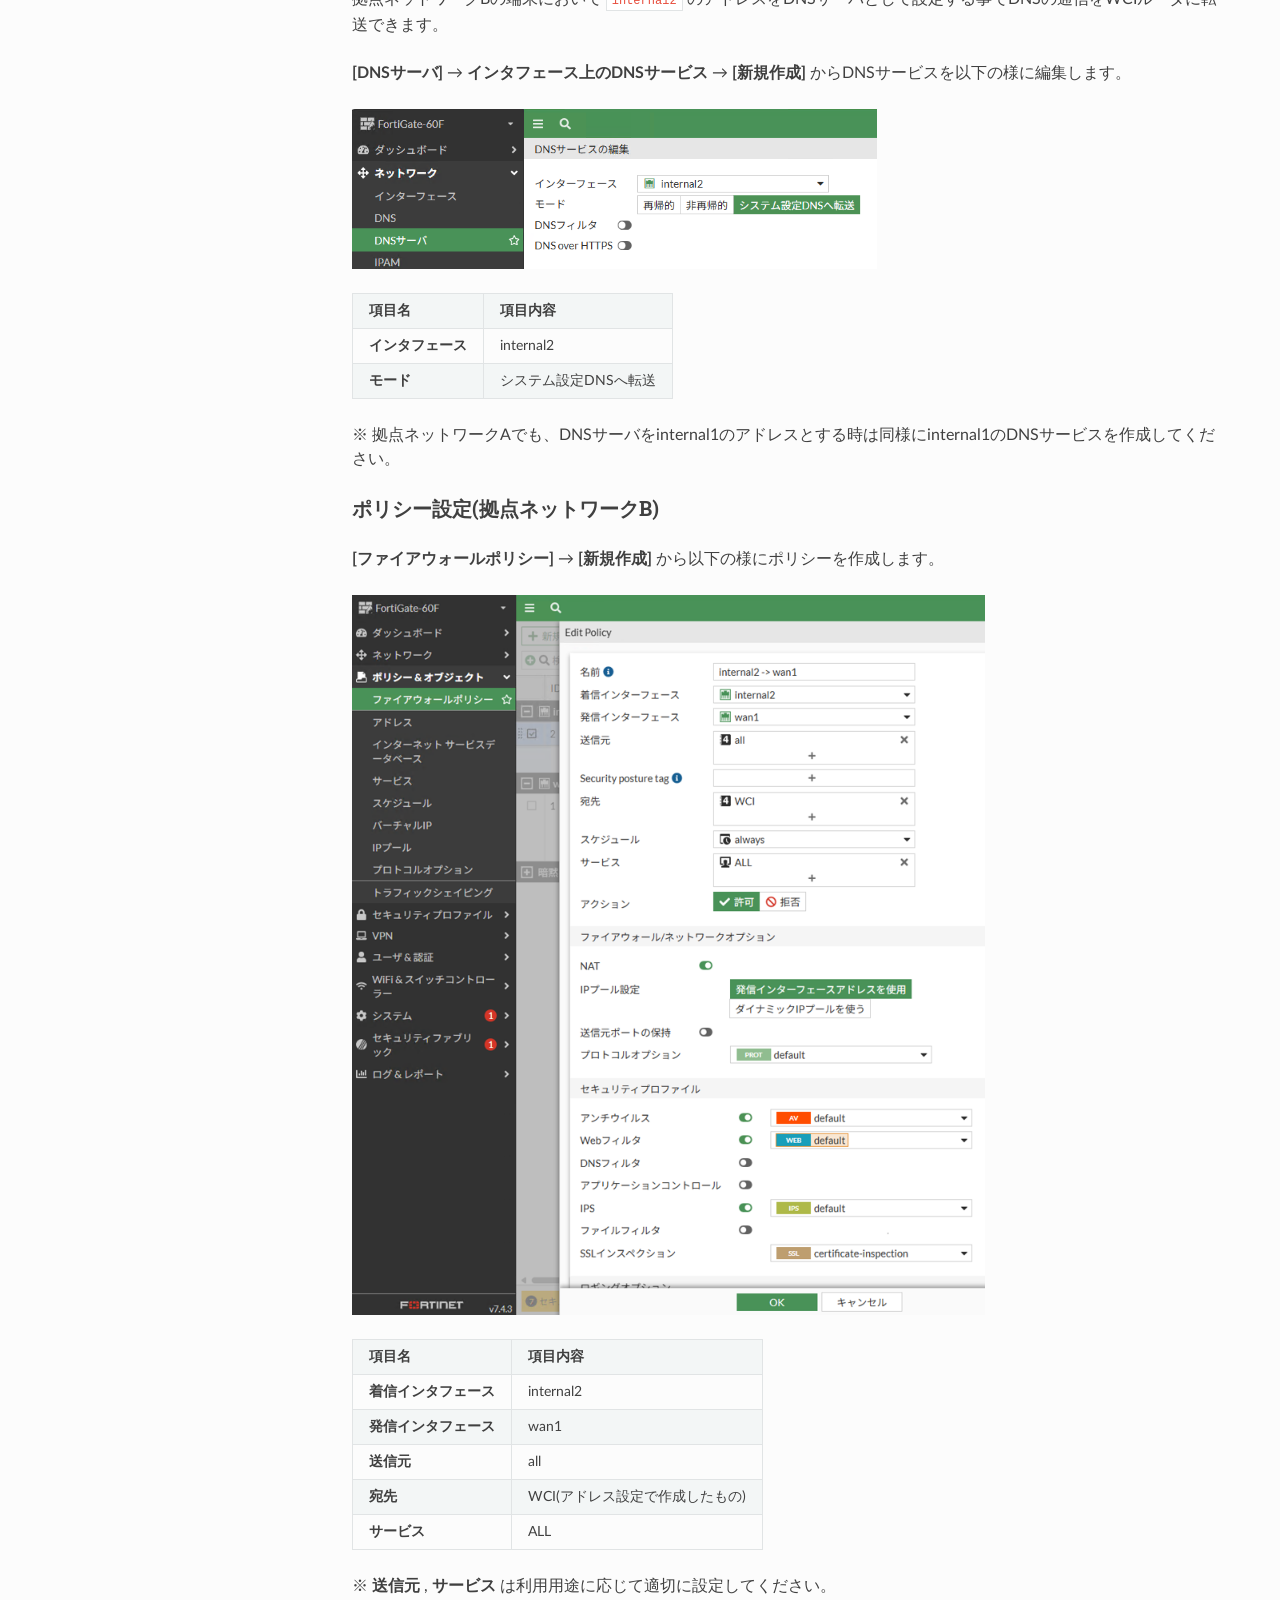
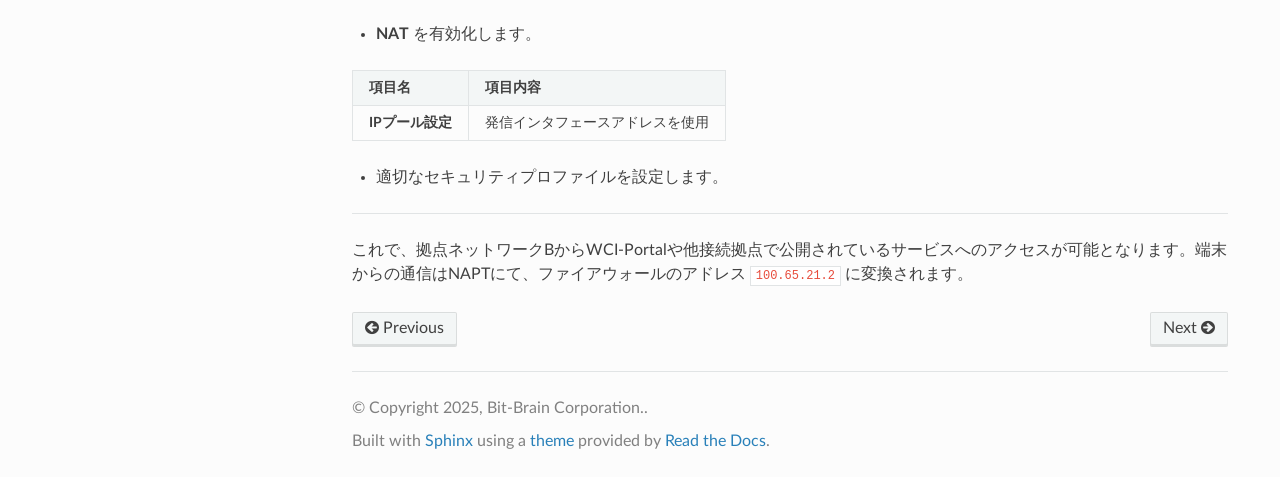
<file: docs/standard/webserver.html>
<!DOCTYPE html>
<html class="writer-html5" lang="ja" data-content_root="../">
<head>
  <meta charset="utf-8" /><meta name="viewport" content="width=device-width, initial-scale=1" />

  <meta name="viewport" content="width=device-width, initial-scale=1.0" />
  <title>2.2. Webサーバを公開する(NAT,NAPT) &mdash; WCI設定事例集  ドキュメント</title>
      <link rel="stylesheet" type="text/css" href="../_static/pygments.css?v=b86133f3" />
      <link rel="stylesheet" type="text/css" href="../_static/css/theme.css?v=e59714d7" />
      <link rel="stylesheet" type="text/css" href="../_static/custom.css?v=d4bf43ca" />

  
      <script src="../_static/jquery.js?v=5d32c60e"></script>
      <script src="../_static/_sphinx_javascript_frameworks_compat.js?v=2cd50e6c"></script>
      <script src="../_static/documentation_options.js?v=c033477b"></script>
      <script src="../_static/doctools.js?v=9bcbadda"></script>
      <script src="../_static/sphinx_highlight.js?v=dc90522c"></script>
      <script src="../_static/translations.js?v=4755f45a"></script>
    <script src="../_static/js/theme.js"></script>
    <link rel="index" title="索引" href="../genindex.html" />
    <link rel="search" title="検索" href="../search.html" />
    <link rel="next" title="2.3. SPGと連携する" href="spg.html" />
    <link rel="prev" title="2.1. Webサーバを公開する" href="simple_webserver.html" /> 
</head>

<body class="wy-body-for-nav"> 
  <div class="wy-grid-for-nav">
    <nav data-toggle="wy-nav-shift" class="wy-nav-side">
      <div class="wy-side-scroll">
        <div class="wy-side-nav-search" >

          
          
          <a href="../index.html" class="icon icon-home">
            WCI設定事例集
          </a>
<div role="search">
  <form id="rtd-search-form" class="wy-form" action="../search.html" method="get">
    <input type="text" name="q" placeholder="Search docs" aria-label="Search docs" />
    <input type="hidden" name="check_keywords" value="yes" />
    <input type="hidden" name="area" value="default" />
  </form>
</div>
        </div><div class="wy-menu wy-menu-vertical" data-spy="affix" role="navigation" aria-label="Navigation menu">
              <p class="caption" role="heading"><span class="caption-text">Contents:</span></p>
<ul class="current">
<li class="toctree-l1"><a class="reference internal" href="../preface/index.html">1. はじめに</a></li>
<li class="toctree-l1 current"><a class="reference internal" href="index.html">2. 基本設定</a><ul class="current">
<li class="toctree-l2"><a class="reference internal" href="simple_webserver.html">2.1. Webサーバを公開する</a></li>
<li class="toctree-l2 current"><a class="current reference internal" href="#">2.2. Webサーバを公開する(NAT,NAPT)</a><ul>
<li class="toctree-l3"><a class="reference internal" href="#id1">2.2.1. 接続構成とネットワーク</a></li>
<li class="toctree-l3"><a class="reference internal" href="#id2">2.2.2. セキュリティアプライアンスについて</a></li>
<li class="toctree-l3"><a class="reference internal" href="#wci-portal">2.2.3.WCI-Portalの設定</a><ul>
<li class="toctree-l4"><a class="reference internal" href="#id4">サブネット管理</a></li>
<li class="toctree-l4"><a class="reference internal" href="#id5">接続</a></li>
<li class="toctree-l4"><a class="reference internal" href="#id6">フィルタ管理</a></li>
</ul>
</li>
<li class="toctree-l3"><a class="reference internal" href="#id7">2.2.4. セキュリティアプライアンスの設定例</a><ul>
<li class="toctree-l4"><a class="reference internal" href="#id8">アドレス設定</a></li>
<li class="toctree-l4"><a class="reference internal" href="#id9">スタティックルート設定</a></li>
<li class="toctree-l4"><a class="reference internal" href="#dns">DNS設定</a></li>
<li class="toctree-l4"><a class="reference internal" href="#wan">WAN設定</a></li>
<li class="toctree-l4"><a class="reference internal" href="#lan-a">LAN設定(拠点ネットワークA)</a></li>
<li class="toctree-l4"><a class="reference internal" href="#nat-a">NAT設定(拠点ネットワークA)</a></li>
<li class="toctree-l4"><a class="reference internal" href="#a">ポリシー設定(拠点ネットワークA)</a></li>
<li class="toctree-l4"><a class="reference internal" href="#lan-b">LAN設定(拠点ネットワークB)</a></li>
<li class="toctree-l4"><a class="reference internal" href="#dns-b">DNSサービス設定(拠点ネットワークB)</a></li>
<li class="toctree-l4"><a class="reference internal" href="#b">ポリシー設定(拠点ネットワークB)</a></li>
</ul>
</li>
</ul>
</li>
<li class="toctree-l2"><a class="reference internal" href="spg.html">2.3. SPGと連携する</a></li>
</ul>
</li>
<li class="toctree-l1"><a class="reference internal" href="../ipv6/index.html">3. IPv6</a></li>
</ul>

        </div>
      </div>
    </nav>

    <section data-toggle="wy-nav-shift" class="wy-nav-content-wrap"><nav class="wy-nav-top" aria-label="Mobile navigation menu" >
          <i data-toggle="wy-nav-top" class="fa fa-bars"></i>
          <a href="../index.html">WCI設定事例集</a>
      </nav>

      <div class="wy-nav-content">
        <div class="rst-content">
          <div role="navigation" aria-label="Page navigation">
  <ul class="wy-breadcrumbs">
      <li><a href="../index.html" class="icon icon-home" aria-label="Home"></a></li>
          <li class="breadcrumb-item"><a href="index.html">2. 基本設定</a></li>
      <li class="breadcrumb-item active">2.2. Webサーバを公開する(NAT,NAPT)</li>
      <li class="wy-breadcrumbs-aside">
      </li>
  </ul>
  <hr/>
</div>
          <div role="main" class="document" itemscope="itemscope" itemtype="http://schema.org/Article">
           <div itemprop="articleBody">
             
  <section id="web-nat-napt">
<h1>2.2. Webサーバを公開する(NAT,NAPT)<a class="headerlink" href="#web-nat-napt" title="Link to this heading"></a></h1>
<p>WCIルータとファイアウォール/ルータ等のセキュリティアプライアンスを接続し、NATおよびNAPTを利用してWCIアドレスを拠点内のWebサーバ（443/tcp）に変換することで、拠点内のサーバをWCIネットワーク（IPv4）上に公開します。同時に、外部公開を行わない閲覧用の拠点ネットワークを作成します。</p>
<section id="id1">
<h2>2.2.1. 接続構成とネットワーク<a class="headerlink" href="#id1" title="Link to this heading"></a></h2>
<p><strong>接続構成図</strong></p>
<a class="reference internal image-reference" href="../_images/webserver.png"><img alt="../_images/webserver.png" src="../_images/webserver.png" style="width: 1233.0px; height: 322.2px;" />
</a>
<div class="admonition attention">
<p class="admonition-title">注意</p>
<div class="line-block">
<div class="line">※1,2　導入機種により接続ポートが異なります。詳しくは&quot; <a class="reference internal" href="../preface/init.html"><span class="doc">1.1. WCIルータについて</span></a> &quot;の導入機種に応じたポート対応表をご確認下さい。</div>
<div class="line">※3  　ご契約拠点により、WCIアドレスおよびサブネットの割当範囲が異なります。別途ご確認下さい。本事例ではWCIアドレス割当範囲を <code class="docutils literal notranslate"><span class="pre">100.65.21.0/26</span></code>、WCIルータのLANポートアドレスを <code class="docutils literal notranslate"><span class="pre">100.65.21.1</span></code> として記載します。</div>
</div>
</div>
<hr class="docutils" />
<ul class="simple">
<li><p><strong>拠点ネットワークA</strong></p></li>
</ul>
<div class="line-block">
<div class="line">　本事例ではこのネットワークのみを外部に公開対象とし、Webサービスやアプリケーションの提供を行います。</div>
</div>
<ul class="simple">
<li><p><strong>拠点ネットワークB</strong></p></li>
</ul>
<div class="line-block">
<div class="line">　外部公開は行わず、WCI-Portalや他拠点サービスへのアクセス用途に限定します。</div>
</div>
</section>
<hr class="docutils" />
<section id="id2">
<h2>2.2.2. セキュリティアプライアンスについて<a class="headerlink" href="#id2" title="Link to this heading"></a></h2>
<div class="line-block">
<div class="line">基本的なNAT,NAPT機能を有する多くの機種で問題なくご利用いただける見込みです。</div>
<div class="line">本事例では、Fortinet社のFortiGate(FortiOS 7.2, 7.4)を一例として設定方法を紹介します。</div>
</div>
<div class="admonition important">
<p class="admonition-title">重要</p>
<div class="line-block">
<div class="line">FortiGate および FortiOS GUI は Fortinet, Inc. の商標・著作物です。</div>
<div class="line">© Fortinet, Inc. All rights reserved.</div>
</div>
</div>
</section>
<hr class="docutils" />
<section id="wci-portal">
<h2>2.2.3.WCI-Portalの設定<a class="headerlink" href="#wci-portal" title="Link to this heading"></a></h2>
<div class="admonition tip">
<p class="admonition-title">Tip</p>
<div class="line-block">
<div class="line">WCI-Portalの詳細な操作方法については別紙 WCI-Portal 利用手順書 をご確認ください。</div>
</div>
</div>
<div class="line-block">
<div class="line"><strong>端末</strong> から <a class="reference external" href="https://portal.bbwci.net">WCI-Portal</a> (<cite>https://portal.bbwci.net</cite>)にアクセスしログインします。</div>
<div class="line">必要に応じて、WCIルータのLANポートに設定用端末を接続してアクセスして下さい。</div>
</div>
<section id="id4">
<h3>サブネット管理<a class="headerlink" href="#id4" title="Link to this heading"></a></h3>
<p>以下の様に設定します。</p>
<a class="reference internal image-reference" href="../_images/n11.png"><img alt="../_images/n11.png" src="../_images/n11.png" style="width: 943.0px; height: 448.0px;" />
</a>
<table class="docutils align-default">
<tbody>
<tr class="row-odd"><td><blockquote>
<div><p><strong>項目名</strong></p>
</div></blockquote>
</td>
<td><blockquote>
<div><p><strong>項目内容</strong></p>
</div></blockquote>
</td>
</tr>
<tr class="row-even"><td><blockquote>
<div><p><strong>サブネット名</strong></p>
</div></blockquote>
</td>
<td><p>sample_single_subnet</p></td>
</tr>
<tr class="row-odd"><td><blockquote>
<div><p><strong>プレフィックス</strong></p>
</div></blockquote>
</td>
<td><p>26</p></td>
</tr>
<tr class="row-even"><td><blockquote>
<div><p><strong>ネットワークアドレス</strong></p>
</div></blockquote>
</td>
<td><p>100.65.21.0</p></td>
</tr>
</tbody>
</table>
<ul class="simple">
<li><p><strong>サブネット名</strong> は任意の名称を設定できます。</p></li>
</ul>
<p>このサブネットが拠点ネットワークAのアドレス帯となります。</p>
</section>
<hr class="docutils" />
<section id="id5">
<h3>接続<a class="headerlink" href="#id5" title="Link to this heading"></a></h3>
<p>以下の様に設定します。</p>
<a class="reference internal image-reference" href="../_images/n21.png"><img alt="../_images/n21.png" src="../_images/n21.png" style="width: 888.0px; height: 458.0px;" />
</a>
<div class="line-block">
<div class="line">接続で指定するサブネットは <strong>サブネットの登録</strong> で作成した　<code class="docutils literal notranslate"><span class="pre">sample_single_subnet</span></code> を指定してください。</div>
</div>
</section>
<hr class="docutils" />
<section id="id6">
<h3>フィルタ管理<a class="headerlink" href="#id6" title="Link to this heading"></a></h3>
<p>以下の様に設定します。</p>
<a class="reference internal image-reference" href="../_images/n31.png"><img alt="../_images/n31.png" src="../_images/n31.png" style="width: 896.4px; height: 709.65px;" />
</a>
<table class="docutils align-default">
<tbody>
<tr class="row-odd"><td><blockquote>
<div><p><strong>項目名</strong></p>
</div></blockquote>
</td>
<td><blockquote>
<div><p><strong>項目内容</strong></p>
</div></blockquote>
</td>
</tr>
<tr class="row-even"><td><blockquote>
<div><p><strong>プロトコル</strong></p>
</div></blockquote>
</td>
<td><p>TCP</p></td>
</tr>
<tr class="row-odd"><td><blockquote>
<div><p><strong>ポート</strong></p>
</div></blockquote>
</td>
<td><p>443</p></td>
</tr>
</tbody>
</table>
</section>
</section>
<hr class="docutils" />
<section id="id7">
<h2>2.2.4. セキュリティアプライアンスの設定例<a class="headerlink" href="#id7" title="Link to this heading"></a></h2>
<div class="line-block">
<div class="line">NAT（ネットワークアドレス変換）とNAPT（ネットワークアドレスポート変換）機能を使用して、</div>
<div class="line">WCIアドレス(IPv4)を拠点ネットワーク内の端末のアドレスへ変換する事で通信を実現します。</div>
</div>
<p><strong>物理インタフェース構成</strong></p>
<a class="reference internal image-reference" href="../_images/fw1.png"><img alt="../_images/fw1.png" src="../_images/fw1.png" style="width: 576.9px; height: 173.7px;" />
</a>
<hr class="docutils" />
<section id="id8">
<h3>アドレス設定<a class="headerlink" href="#id8" title="Link to this heading"></a></h3>
<p>WCIアドレスは以下の様に定義されています。</p>
<ul class="simple">
<li><p>100.64.0.0 ～ 100.127.255.255 (100.64.0.0/10)</p></li>
</ul>
<p>FortiGateのGUIダッシュボード画面より <strong>[アドレス]</strong> → <strong>[新規作成]</strong> からアドレスを以下の様に編集します。</p>
<a class="reference internal image-reference" href="../_images/81.png"><img alt="../_images/81.png" src="../_images/81.png" style="width: 547.4px; height: 244.99999999999997px;" />
</a>
<table class="docutils align-default">
<tbody>
<tr class="row-odd"><td><blockquote>
<div><p><strong>項目名</strong></p>
</div></blockquote>
</td>
<td><blockquote>
<div><p><strong>項目内容</strong></p>
</div></blockquote>
</td>
</tr>
<tr class="row-even"><td><blockquote>
<div><p><strong>IP/ネットマスク</strong></p>
</div></blockquote>
</td>
<td><p>100.64.0.0 255.192.0.0</p></td>
</tr>
</tbody>
</table>
</section>
<hr class="docutils" />
<section id="id9">
<h3>スタティックルート設定<a class="headerlink" href="#id9" title="Link to this heading"></a></h3>
<p><strong>[スタティックルート]</strong> → <strong>[新規作成]</strong> から新規スタティックルートを以下の様に編集します。</p>
<a class="reference internal image-reference" href="../_images/91.png"><img alt="../_images/91.png" src="../_images/91.png" style="width: 614.5999999999999px; height: 248.49999999999997px;" />
</a>
<table class="docutils align-default">
<tbody>
<tr class="row-odd"><td><blockquote>
<div><p><strong>項目名</strong></p>
</div></blockquote>
</td>
<td><blockquote>
<div><p><strong>項目内容</strong></p>
</div></blockquote>
</td>
</tr>
<tr class="row-even"><td><blockquote>
<div><p><strong>宛先(サブネット)</strong></p>
</div></blockquote>
</td>
<td><p>100.64.0.0 255.192.0.0</p></td>
</tr>
<tr class="row-odd"><td><blockquote>
<div><p><strong>ゲートウェイアドレス</strong></p>
</div></blockquote>
</td>
<td><p>100.65.21.1</p></td>
</tr>
<tr class="row-even"><td><blockquote>
<div><p><strong>インタフェース</strong></p>
</div></blockquote>
</td>
<td><p>wan1</p></td>
</tr>
</tbody>
</table>
</section>
<hr class="docutils" />
<section id="dns">
<h3>DNS設定<a class="headerlink" href="#dns" title="Link to this heading"></a></h3>
<p><strong>[DNS]</strong> からDNS設定を以下の様に編集します。</p>
<a class="reference internal image-reference" href="../_images/101.png"><img alt="../_images/101.png" src="../_images/101.png" style="width: 512.4px; height: 285.59999999999997px;" />
</a>
<table class="docutils align-default">
<tbody>
<tr class="row-odd"><td><blockquote>
<div><p><strong>項目名</strong></p>
</div></blockquote>
</td>
<td><blockquote>
<div><p><strong>項目内容</strong></p>
</div></blockquote>
</td>
</tr>
<tr class="row-even"><td><blockquote>
<div><p><strong>DNSサーバ</strong></p>
</div></blockquote>
</td>
<td><p>指定</p></td>
</tr>
<tr class="row-odd"><td><blockquote>
<div><p><strong>プライマリDNSサーバ</strong></p>
</div></blockquote>
</td>
<td><p>100.65.21.1</p></td>
</tr>
<tr class="row-even"><td><blockquote>
<div><p><strong>DNSプロトコル</strong></p>
</div></blockquote>
</td>
<td><p>DNS(UDP/53)</p></td>
</tr>
</tbody>
</table>
</section>
<hr class="docutils" />
<section id="wan">
<h3>WAN設定<a class="headerlink" href="#wan" title="Link to this heading"></a></h3>
<div class="line-block">
<div class="line"><strong>[インタフェース]</strong> から任意のインタフェースを選択して編集を行います。</div>
<div class="line">本事例では物理インタフェース <code class="docutils literal notranslate"><span class="pre">wan1</span></code> にWCIルータを接続する構成とするため、 <code class="docutils literal notranslate"><span class="pre">wan1</span></code> を選択します。</div>
</div>
<a class="reference internal image-reference" href="../_images/111.png"><img alt="../_images/111.png" src="../_images/111.png" style="width: 614.5999999999999px; height: 316.4px;" />
</a>
<table class="docutils align-default">
<tbody>
<tr class="row-odd"><td><blockquote>
<div><p><strong>項目名</strong></p>
</div></blockquote>
</td>
<td><blockquote>
<div><p><strong>項目内容</strong></p>
</div></blockquote>
</td>
</tr>
<tr class="row-even"><td><blockquote>
<div><p><strong>アドレッシングモード</strong></p>
</div></blockquote>
</td>
<td><p>マニュアル</p></td>
</tr>
<tr class="row-odd"><td><blockquote>
<div><p><strong>IP/ネットマスク</strong></p>
</div></blockquote>
</td>
<td><p>100.65.21.2/255.255.255.192</p></td>
</tr>
</tbody>
</table>
</section>
<hr class="docutils" />
<section id="lan-a">
<h3>LAN設定(拠点ネットワークA)<a class="headerlink" href="#lan-a" title="Link to this heading"></a></h3>
<div class="line-block">
<div class="line"><strong>[インタフェース]</strong> から任意のインタフェースを選択して編集を行います。</div>
<div class="line">本事例では物理インタフェース <code class="docutils literal notranslate"><span class="pre">internal1</span></code> 配下に拠点ネットワークAを構成するため、 <code class="docutils literal notranslate"><span class="pre">internal1</span></code> を選択します。</div>
</div>
<a class="reference internal image-reference" href="../_images/121.png"><img alt="../_images/121.png" src="../_images/121.png" style="width: 767.9px; height: 277.9px;" />
</a>
<table class="docutils align-default">
<tbody>
<tr class="row-odd"><td><blockquote>
<div><p><strong>項目名</strong></p>
</div></blockquote>
</td>
<td><blockquote>
<div><p><strong>項目内容</strong></p>
</div></blockquote>
</td>
</tr>
<tr class="row-even"><td><blockquote>
<div><p><strong>アドレッシングモード</strong></p>
</div></blockquote>
</td>
<td><p>マニュアル</p></td>
</tr>
<tr class="row-odd"><td><blockquote>
<div><p><strong>IP/ネットマスク</strong></p>
</div></blockquote>
</td>
<td><p>10.0.10.1/255.255.255.0</p></td>
</tr>
</tbody>
</table>
</section>
<hr class="docutils" />
<section id="nat-a">
<h3>NAT設定(拠点ネットワークA)<a class="headerlink" href="#nat-a" title="Link to this heading"></a></h3>
<div class="line-block">
<div class="line"><strong>[バーチャルIP]</strong> → <strong>[新規作成]</strong> から仮想IPを以下の様に編集します。</div>
</div>
<a class="reference internal image-reference" href="../_images/131.png"><img alt="../_images/131.png" src="../_images/131.png" style="width: 530.6px; height: 449.4px;" />
</a>
<table class="docutils align-default">
<tbody>
<tr class="row-odd"><td><blockquote>
<div><p><strong>項目名</strong></p>
</div></blockquote>
</td>
<td><blockquote>
<div><p><strong>項目内容</strong></p>
</div></blockquote>
</td>
</tr>
<tr class="row-even"><td><blockquote>
<div><p><strong>インタフェース</strong></p>
</div></blockquote>
</td>
<td><p>wan1</p></td>
</tr>
<tr class="row-odd"><td><blockquote>
<div><p><strong>タイプ</strong></p>
</div></blockquote>
</td>
<td><p>スタティックNAT</p></td>
</tr>
<tr class="row-even"><td><blockquote>
<div><p><strong>外部IPアドレス/範囲</strong></p>
</div></blockquote>
</td>
<td><p>100.65.21.3</p></td>
</tr>
<tr class="row-odd"><td><blockquote>
<div><p><strong>IPv4アドレス/範囲</strong></p>
</div></blockquote>
</td>
<td><p>10.0.10.10</p></td>
</tr>
</tbody>
</table>
<ul class="simple">
<li><p><strong>ポートフォワード</strong> を有効化します。</p></li>
</ul>
<table class="docutils align-default">
<tbody>
<tr class="row-odd"><td><blockquote>
<div><p><strong>項目名</strong></p>
</div></blockquote>
</td>
<td><blockquote>
<div><p><strong>項目内容</strong></p>
</div></blockquote>
</td>
</tr>
<tr class="row-even"><td><blockquote>
<div><p><strong>プロトコル</strong></p>
</div></blockquote>
</td>
<td><p>TCP</p></td>
</tr>
<tr class="row-odd"><td><blockquote>
<div><p><strong>ポートマッピングタイプ</strong></p>
</div></blockquote>
</td>
<td><p>1対1</p></td>
</tr>
<tr class="row-even"><td><blockquote>
<div><p><strong>外部サービスポート</strong></p>
</div></blockquote>
</td>
<td><p>443</p></td>
</tr>
<tr class="row-odd"><td><blockquote>
<div><p><strong>IPv4ポートへマップ</strong></p>
</div></blockquote>
</td>
<td><p>443</p></td>
</tr>
</tbody>
</table>
<hr class="docutils" />
<div class="line-block">
<div class="line">続いて、 <strong>[IPプール]</strong> → <strong>[新規作成]</strong> からダイナミックIPプールを以下の様に編集します。</div>
</div>
<a class="reference internal image-reference" href="../_images/14.png"><img alt="../_images/14.png" src="../_images/14.png" style="width: 602.0px; height: 298.2px;" />
</a>
<table class="docutils align-default">
<tbody>
<tr class="row-odd"><td><blockquote>
<div><p><strong>項目名</strong></p>
</div></blockquote>
</td>
<td><blockquote>
<div><p><strong>項目内容</strong></p>
</div></blockquote>
</td>
</tr>
<tr class="row-even"><td><blockquote>
<div><p><strong>タイプ</strong></p>
</div></blockquote>
</td>
<td><p>オーバーロード</p></td>
</tr>
<tr class="row-odd"><td><blockquote>
<div><p><strong>外部IP範囲</strong></p>
</div></blockquote>
</td>
<td><p>100.65.21.3-100.65.32.3</p></td>
</tr>
</tbody>
</table>
</section>
<section id="a">
<h3>ポリシー設定(拠点ネットワークA)<a class="headerlink" href="#a" title="Link to this heading"></a></h3>
<div class="line-block">
<div class="line"><strong>[ファイアウォールポリシー]</strong> → <strong>[新規作成]</strong> から以下の様にポリシーを作成します。</div>
</div>
<a class="reference internal image-reference" href="../_images/15.png"><img alt="../_images/15.png" src="../_images/15.png" style="width: 641.6px; height: 720.0px;" />
</a>
<table class="docutils align-default">
<tbody>
<tr class="row-odd"><td><blockquote>
<div><p><strong>項目名</strong></p>
</div></blockquote>
</td>
<td><blockquote>
<div><p><strong>項目内容</strong></p>
</div></blockquote>
</td>
</tr>
<tr class="row-even"><td><blockquote>
<div><p><strong>着信インタフェース</strong></p>
</div></blockquote>
</td>
<td><p>wan1</p></td>
</tr>
<tr class="row-odd"><td><blockquote>
<div><p><strong>発信インタフェース</strong></p>
</div></blockquote>
</td>
<td><p>internal1</p></td>
</tr>
<tr class="row-even"><td><blockquote>
<div><p><strong>送信元</strong></p>
</div></blockquote>
</td>
<td><p>WCI(アドレス設定で作成したもの)</p></td>
</tr>
<tr class="row-odd"><td><blockquote>
<div><p><strong>宛先</strong></p>
</div></blockquote>
</td>
<td><p>VIP_WebServer(NAT設定-バーチャルIPで作成した物)</p></td>
</tr>
<tr class="row-even"><td><blockquote>
<div><p><strong>サービス</strong></p>
</div></blockquote>
</td>
<td><p>HTTPS</p></td>
</tr>
</tbody>
</table>
<ul class="simple">
<li><p><strong>NAT</strong> を有効化します。</p></li>
</ul>
<table class="docutils align-default">
<tbody>
<tr class="row-odd"><td><blockquote>
<div><p><strong>IPプール設定</strong></p>
</div></blockquote>
</td>
<td><p>ダイナミックIPプールを使う</p></td>
<td><p>WebServer(NAT設定-IPプールで作成した物)</p></td>
</tr>
</tbody>
</table>
<ul class="simple">
<li><p>適切なセキュリティプロファイルを設定します</p></li>
</ul>
<hr class="docutils" />
<div class="line-block">
<div class="line">これで、接続している他拠点に対して、Webサーバを公開する設定が完了しました。</div>
<div class="line">続いて、拠点ネットワークBの設定を行います。</div>
</div>
<div class="admonition tip">
<p class="admonition-title">Tip</p>
<div class="line-block">
<div class="line">本事例では <code class="docutils literal notranslate"><span class="pre">443/tcp</span></code> を許可する設定ですが許可するプロトコル・ポートを変更することで任意のサービスを公開することが可能です。</div>
</div>
</div>
</section>
<hr class="docutils" />
<section id="lan-b">
<h3>LAN設定(拠点ネットワークB)<a class="headerlink" href="#lan-b" title="Link to this heading"></a></h3>
<div class="line-block">
<div class="line"><strong>[インタフェース]</strong> から任意のインタフェースを選択して編集を行います。</div>
<div class="line">本事例では物理インタフェース <code class="docutils literal notranslate"><span class="pre">internal2</span></code> 配下に拠点ネットワークBを構成するため、 <code class="docutils literal notranslate"><span class="pre">internal2</span></code> を選択します。</div>
</div>
<a class="reference internal image-reference" href="../_images/16.png"><img alt="../_images/16.png" src="../_images/16.png" style="width: 646.0999999999999px; height: 284.9px;" />
</a>
<table class="docutils align-default">
<tbody>
<tr class="row-odd"><td><blockquote>
<div><p><strong>項目名</strong></p>
</div></blockquote>
</td>
<td><blockquote>
<div><p><strong>項目内容</strong></p>
</div></blockquote>
</td>
</tr>
<tr class="row-even"><td><blockquote>
<div><p><strong>アドレッシングモード</strong></p>
</div></blockquote>
</td>
<td><p>マニュアル</p></td>
</tr>
<tr class="row-odd"><td><blockquote>
<div><p><strong>IP/ネットマスク</strong></p>
</div></blockquote>
</td>
<td><p>172.16.10.1/255.255.255.0</p></td>
</tr>
</tbody>
</table>
</section>
<section id="dns-b">
<h3>DNSサービス設定(拠点ネットワークB)<a class="headerlink" href="#dns-b" title="Link to this heading"></a></h3>
<div class="line-block">
<div class="line">拠点ネットワークBに対して、DNSプロキシの設定を行います。</div>
<div class="line">拠点ネットワークBの端末において <code class="docutils literal notranslate"><span class="pre">internal2</span></code> のアドレスをDNSサーバとして設定する事でDNSの通信をWCIルータに転送できます。</div>
<div class="line"><br /></div>
<div class="line"><strong>[DNSサーバ]</strong> → <strong>インタフェース上のDNSサービス</strong> → <strong>[新規作成]</strong> からDNSサービスを以下の様に編集します。</div>
</div>
<a class="reference internal image-reference" href="../_images/17.png"><img alt="../_images/17.png" src="../_images/17.png" style="width: 525.6999999999999px; height: 159.6px;" />
</a>
<table class="docutils align-default">
<tbody>
<tr class="row-odd"><td><blockquote>
<div><p><strong>項目名</strong></p>
</div></blockquote>
</td>
<td><blockquote>
<div><p><strong>項目内容</strong></p>
</div></blockquote>
</td>
</tr>
<tr class="row-even"><td><blockquote>
<div><p><strong>インタフェース</strong></p>
</div></blockquote>
</td>
<td><p>internal2</p></td>
</tr>
<tr class="row-odd"><td><blockquote>
<div><p><strong>モード</strong></p>
</div></blockquote>
</td>
<td><p>システム設定DNSへ転送</p></td>
</tr>
</tbody>
</table>
<p>※ 拠点ネットワークAでも、DNSサーバをinternal1のアドレスとする時は同様にinternal1のDNSサービスを作成してください。</p>
</section>
<section id="b">
<h3>ポリシー設定(拠点ネットワークB)<a class="headerlink" href="#b" title="Link to this heading"></a></h3>
<div class="line-block">
<div class="line"><strong>[ファイアウォールポリシー]</strong> → <strong>[新規作成]</strong> から以下の様にポリシーを作成します。</div>
</div>
<a class="reference internal image-reference" href="../_images/18.png"><img alt="../_images/18.png" src="../_images/18.png" style="width: 633.6px; height: 720.0px;" />
</a>
<table class="docutils align-default">
<tbody>
<tr class="row-odd"><td><blockquote>
<div><p><strong>項目名</strong></p>
</div></blockquote>
</td>
<td><blockquote>
<div><p><strong>項目内容</strong></p>
</div></blockquote>
</td>
</tr>
<tr class="row-even"><td><blockquote>
<div><p><strong>着信インタフェース</strong></p>
</div></blockquote>
</td>
<td><p>internal2</p></td>
</tr>
<tr class="row-odd"><td><blockquote>
<div><p><strong>発信インタフェース</strong></p>
</div></blockquote>
</td>
<td><p>wan1</p></td>
</tr>
<tr class="row-even"><td><blockquote>
<div><p><strong>送信元</strong></p>
</div></blockquote>
</td>
<td><p>all</p></td>
</tr>
<tr class="row-odd"><td><blockquote>
<div><p><strong>宛先</strong></p>
</div></blockquote>
</td>
<td><p>WCI(アドレス設定で作成したもの)</p></td>
</tr>
<tr class="row-even"><td><blockquote>
<div><p><strong>サービス</strong></p>
</div></blockquote>
</td>
<td><p>ALL</p></td>
</tr>
</tbody>
</table>
<p>※ <strong>送信元</strong> , <strong>サービス</strong> は利用用途に応じて適切に設定してください。</p>
<ul class="simple">
<li><p><strong>NAT</strong> を有効化します。</p></li>
</ul>
<table class="docutils align-default">
<tbody>
<tr class="row-odd"><td><blockquote>
<div><p><strong>項目名</strong></p>
</div></blockquote>
</td>
<td><blockquote>
<div><p><strong>項目内容</strong></p>
</div></blockquote>
</td>
</tr>
<tr class="row-even"><td><blockquote>
<div><p><strong>IPプール設定</strong></p>
</div></blockquote>
</td>
<td><p>発信インタフェースアドレスを使用</p></td>
</tr>
</tbody>
</table>
<ul class="simple">
<li><p>適切なセキュリティプロファイルを設定します。</p></li>
</ul>
<hr class="docutils" />
<p>これで、拠点ネットワークBからWCI-Portalや他接続拠点で公開されているサービスへのアクセスが可能となります。端末からの通信はNAPTにて、ファイアウォールのアドレス <code class="docutils literal notranslate"><span class="pre">100.65.21.2</span></code> に変換されます。</p>
</section>
</section>
</section>


           </div>
          </div>
          <footer><div class="rst-footer-buttons" role="navigation" aria-label="Footer">
        <a href="simple_webserver.html" class="btn btn-neutral float-left" title="2.1. Webサーバを公開する" accesskey="p" rel="prev"><span class="fa fa-arrow-circle-left" aria-hidden="true"></span> Previous</a>
        <a href="spg.html" class="btn btn-neutral float-right" title="2.3. SPGと連携する" accesskey="n" rel="next">Next <span class="fa fa-arrow-circle-right" aria-hidden="true"></span></a>
    </div>

  <hr/>

  <div role="contentinfo">
    <p>&#169; Copyright 2025, Bit-Brain Corporation..</p>
  </div>

  Built with <a href="https://www.sphinx-doc.org/">Sphinx</a> using a
    <a href="https://github.com/readthedocs/sphinx_rtd_theme">theme</a>
    provided by <a href="https://readthedocs.org">Read the Docs</a>.
   

</footer>
        </div>
      </div>
    </section>
  </div>
  <script>
      jQuery(function () {
          SphinxRtdTheme.Navigation.enable(true);
      });
  </script> 

</body>
</html>
</file>
<file: docs/_static/pygments.css>
pre { line-height: 125%; }
td.linenos .normal { color: inherit; background-color: transparent; padding-left: 5px; padding-right: 5px; }
span.linenos { color: inherit; background-color: transparent; padding-left: 5px; padding-right: 5px; }
td.linenos .special { color: #000000; background-color: #ffffc0; padding-left: 5px; padding-right: 5px; }
span.linenos.special { color: #000000; background-color: #ffffc0; padding-left: 5px; padding-right: 5px; }
.highlight .hll { background-color: #ffffcc }
.highlight { background: #f8f8f8; }
.highlight .c { color: #3D7B7B; font-style: italic } /* Comment */
.highlight .err { border: 1px solid #F00 } /* Error */
.highlight .k { color: #008000; font-weight: bold } /* Keyword */
.highlight .o { color: #666 } /* Operator */
.highlight .ch { color: #3D7B7B; font-style: italic } /* Comment.Hashbang */
.highlight .cm { color: #3D7B7B; font-style: italic } /* Comment.Multiline */
.highlight .cp { color: #9C6500 } /* Comment.Preproc */
.highlight .cpf { color: #3D7B7B; font-style: italic } /* Comment.PreprocFile */
.highlight .c1 { color: #3D7B7B; font-style: italic } /* Comment.Single */
.highlight .cs { color: #3D7B7B; font-style: italic } /* Comment.Special */
.highlight .gd { color: #A00000 } /* Generic.Deleted */
.highlight .ge { font-style: italic } /* Generic.Emph */
.highlight .ges { font-weight: bold; font-style: italic } /* Generic.EmphStrong */
.highlight .gr { color: #E40000 } /* Generic.Error */
.highlight .gh { color: #000080; font-weight: bold } /* Generic.Heading */
.highlight .gi { color: #008400 } /* Generic.Inserted */
.highlight .go { color: #717171 } /* Generic.Output */
.highlight .gp { color: #000080; font-weight: bold } /* Generic.Prompt */
.highlight .gs { font-weight: bold } /* Generic.Strong */
.highlight .gu { color: #800080; font-weight: bold } /* Generic.Subheading */
.highlight .gt { color: #04D } /* Generic.Traceback */
.highlight .kc { color: #008000; font-weight: bold } /* Keyword.Constant */
.highlight .kd { color: #008000; font-weight: bold } /* Keyword.Declaration */
.highlight .kn { color: #008000; font-weight: bold } /* Keyword.Namespace */
.highlight .kp { color: #008000 } /* Keyword.Pseudo */
.highlight .kr { color: #008000; font-weight: bold } /* Keyword.Reserved */
.highlight .kt { color: #B00040 } /* Keyword.Type */
.highlight .m { color: #666 } /* Literal.Number */
.highlight .s { color: #BA2121 } /* Literal.String */
.highlight .na { color: #687822 } /* Name.Attribute */
.highlight .nb { color: #008000 } /* Name.Builtin */
.highlight .nc { color: #00F; font-weight: bold } /* Name.Class */
.highlight .no { color: #800 } /* Name.Constant */
.highlight .nd { color: #A2F } /* Name.Decorator */
.highlight .ni { color: #717171; font-weight: bold } /* Name.Entity */
.highlight .ne { color: #CB3F38; font-weight: bold } /* Name.Exception */
.highlight .nf { color: #00F } /* Name.Function */
.highlight .nl { color: #767600 } /* Name.Label */
.highlight .nn { color: #00F; font-weight: bold } /* Name.Namespace */
.highlight .nt { color: #008000; font-weight: bold } /* Name.Tag */
.highlight .nv { color: #19177C } /* Name.Variable */
.highlight .ow { color: #A2F; font-weight: bold } /* Operator.Word */
.highlight .w { color: #BBB } /* Text.Whitespace */
.highlight .mb { color: #666 } /* Literal.Number.Bin */
.highlight .mf { color: #666 } /* Literal.Number.Float */
.highlight .mh { color: #666 } /* Literal.Number.Hex */
.highlight .mi { color: #666 } /* Literal.Number.Integer */
.highlight .mo { color: #666 } /* Literal.Number.Oct */
.highlight .sa { color: #BA2121 } /* Literal.String.Affix */
.highlight .sb { color: #BA2121 } /* Literal.String.Backtick */
.highlight .sc { color: #BA2121 } /* Literal.String.Char */
.highlight .dl { color: #BA2121 } /* Literal.String.Delimiter */
.highlight .sd { color: #BA2121; font-style: italic } /* Literal.String.Doc */
.highlight .s2 { color: #BA2121 } /* Literal.String.Double */
.highlight .se { color: #AA5D1F; font-weight: bold } /* Literal.String.Escape */
.highlight .sh { color: #BA2121 } /* Literal.String.Heredoc */
.highlight .si { color: #A45A77; font-weight: bold } /* Literal.String.Interpol */
.highlight .sx { color: #008000 } /* Literal.String.Other */
.highlight .sr { color: #A45A77 } /* Literal.String.Regex */
.highlight .s1 { color: #BA2121 } /* Literal.String.Single */
.highlight .ss { color: #19177C } /* Literal.String.Symbol */
.highlight .bp { color: #008000 } /* Name.Builtin.Pseudo */
.highlight .fm { color: #00F } /* Name.Function.Magic */
.highlight .vc { color: #19177C } /* Name.Variable.Class */
.highlight .vg { color: #19177C } /* Name.Variable.Global */
.highlight .vi { color: #19177C } /* Name.Variable.Instance */
.highlight .vm { color: #19177C } /* Name.Variable.Magic */
.highlight .il { color: #666 } /* Literal.Number.Integer.Long */
</file>
<file: docs/_static/css/theme.css>
html{box-sizing:border-box}*,:after,:before{box-sizing:inherit}article,aside,details,figcaption,figure,footer,header,hgroup,nav,section{display:block}audio,canvas,video{display:inline-block;*display:inline;*zoom:1}[hidden],audio:not([controls]){display:none}*{-webkit-box-sizing:border-box;-moz-box-sizing:border-box;box-sizing:border-box}html{font-size:100%;-webkit-text-size-adjust:100%;-ms-text-size-adjust:100%}body{margin:0}a:active,a:hover{outline:0}abbr[title]{border-bottom:1px dotted}b,strong{font-weight:700}blockquote{margin:0}dfn{font-style:italic}ins{background:#ff9;text-decoration:none}ins,mark{color:#000}mark{background:#ff0;font-style:italic;font-weight:700}.rst-content code,.rst-content tt,code,kbd,pre,samp{font-family:monospace,serif;_font-family:courier new,monospace;font-size:1em}pre{white-space:pre}q{quotes:none}q:after,q:before{content:"";content:none}small{font-size:85%}sub,sup{font-size:75%;line-height:0;position:relative;vertical-align:baseline}sup{top:-.5em}sub{bottom:-.25em}dl,ol,ul{margin:0;padding:0;list-style:none;list-style-image:none}li{list-style:none}dd{margin:0}img{border:0;-ms-interpolation-mode:bicubic;vertical-align:middle;max-width:100%}svg:not(:root){overflow:hidden}figure,form{margin:0}label{cursor:pointer}button,input,select,textarea{font-size:100%;margin:0;vertical-align:baseline;*vertical-align:middle}button,input{line-height:normal}button,input[type=button],input[type=reset],input[type=submit]{cursor:pointer;-webkit-appearance:button;*overflow:visible}button[disabled],input[disabled]{cursor:default}input[type=search]{-webkit-appearance:textfield;-moz-box-sizing:content-box;-webkit-box-sizing:content-box;box-sizing:content-box}textarea{resize:vertical}table{border-collapse:collapse;border-spacing:0}td{vertical-align:top}.chromeframe{margin:.2em 0;background:#ccc;color:#000;padding:.2em 0}.ir{display:block;border:0;text-indent:-999em;overflow:hidden;background-color:transparent;background-repeat:no-repeat;text-align:left;direction:ltr;*line-height:0}.ir br{display:none}.hidden{display:none!important;visibility:hidden}.visuallyhidden{border:0;clip:rect(0 0 0 0);height:1px;margin:-1px;overflow:hidden;padding:0;position:absolute;width:1px}.visuallyhidden.focusable:active,.visuallyhidden.focusable:focus{clip:auto;height:auto;margin:0;overflow:visible;position:static;width:auto}.invisible{visibility:hidden}.relative{position:relative}big,small{font-size:100%}@media print{body,html,section{background:none!important}*{box-shadow:none!important;text-shadow:none!important;filter:none!important;-ms-filter:none!important}a,a:visited{text-decoration:underline}.ir a:after,a[href^="#"]:after,a[href^="javascript:"]:after{content:""}blockquote,pre{page-break-inside:avoid}thead{display:table-header-group}img,tr{page-break-inside:avoid}img{max-width:100%!important}@page{margin:.5cm}.rst-content .toctree-wrapper>p.caption,h2,h3,p{orphans:3;widows:3}.rst-content .toctree-wrapper>p.caption,h2,h3{page-break-after:avoid}}.btn,.fa:before,.icon:before,.rst-content .admonition,.rst-content .admonition-title:before,.rst-content .admonition-todo,.rst-content .attention,.rst-content .caution,.rst-content .code-block-caption .headerlink:before,.rst-content .danger,.rst-content .eqno .headerlink:before,.rst-content .error,.rst-content .hint,.rst-content .important,.rst-content .note,.rst-content .seealso,.rst-content .tip,.rst-content .warning,.rst-content code.download span:first-child:before,.rst-content dl dt .headerlink:before,.rst-content h1 .headerlink:before,.rst-content h2 .headerlink:before,.rst-content h3 .headerlink:before,.rst-content h4 .headerlink:before,.rst-content h5 .headerlink:before,.rst-content h6 .headerlink:before,.rst-content p.caption .headerlink:before,.rst-content p .headerlink:before,.rst-content table>caption .headerlink:before,.rst-content tt.download span:first-child:before,.wy-alert,.wy-dropdown .caret:before,.wy-inline-validate.wy-inline-validate-danger .wy-input-context:before,.wy-inline-validate.wy-inline-validate-info .wy-input-context:before,.wy-inline-validate.wy-inline-validate-success .wy-input-context:before,.wy-inline-validate.wy-inline-validate-warning .wy-input-context:before,.wy-menu-vertical li.current>a button.toctree-expand:before,.wy-menu-vertical li.on a button.toctree-expand:before,.wy-menu-vertical li button.toctree-expand:before,input[type=color],input[type=date],input[type=datetime-local],input[type=datetime],input[type=email],input[type=month],input[type=number],input[type=password],input[type=search],input[type=tel],input[type=text],input[type=time],input[type=url],input[type=week],select,textarea{-webkit-font-smoothing:antialiased}.clearfix{*zoom:1}.clearfix:after,.clearfix:before{display:table;content:""}.clearfix:after{clear:both}/*!
 *  Font Awesome 4.7.0 by @davegandy - http://fontawesome.io - @fontawesome
 *  License - http://fontawesome.io/license (Font: SIL OFL 1.1, CSS: MIT License)
 */@font-face{font-family:FontAwesome;src:url(fonts/fontawesome-webfont.eot?674f50d287a8c48dc19ba404d20fe713);src:url(fonts/fontawesome-webfont.eot?674f50d287a8c48dc19ba404d20fe713?#iefix&v=4.7.0) format("embedded-opentype"),url(fonts/fontawesome-webfont.woff2?af7ae505a9eed503f8b8e6982036873e) format("woff2"),url(fonts/fontawesome-webfont.woff?fee66e712a8a08eef5805a46892932ad) format("woff"),url(fonts/fontawesome-webfont.ttf?b06871f281fee6b241d60582ae9369b9) format("truetype"),url(fonts/fontawesome-webfont.svg?912ec66d7572ff821749319396470bde#fontawesomeregular) format("svg");font-weight:400;font-style:normal}.fa,.icon,.rst-content .admonition-title,.rst-content .code-block-caption .headerlink,.rst-content .eqno .headerlink,.rst-content code.download span:first-child,.rst-content dl dt .headerlink,.rst-content h1 .headerlink,.rst-content h2 .headerlink,.rst-content h3 .headerlink,.rst-content h4 .headerlink,.rst-content h5 .headerlink,.rst-content h6 .headerlink,.rst-content p.caption .headerlink,.rst-content p .headerlink,.rst-content table>caption .headerlink,.rst-content tt.download span:first-child,.wy-menu-vertical li.current>a button.toctree-expand,.wy-menu-vertical li.on a button.toctree-expand,.wy-menu-vertical li button.toctree-expand{display:inline-block;font:normal normal normal 14px/1 FontAwesome;font-size:inherit;text-rendering:auto;-webkit-font-smoothing:antialiased;-moz-osx-font-smoothing:grayscale}.fa-lg{font-size:1.33333em;line-height:.75em;vertical-align:-15%}.fa-2x{font-size:2em}.fa-3x{font-size:3em}.fa-4x{font-size:4em}.fa-5x{font-size:5em}.fa-fw{width:1.28571em;text-align:center}.fa-ul{padding-left:0;margin-left:2.14286em;list-style-type:none}.fa-ul>li{position:relative}.fa-li{position:absolute;left:-2.14286em;width:2.14286em;top:.14286em;text-align:center}.fa-li.fa-lg{left:-1.85714em}.fa-border{padding:.2em .25em .15em;border:.08em solid #eee;border-radius:.1em}.fa-pull-left{float:left}.fa-pull-right{float:right}.fa-pull-left.icon,.fa.fa-pull-left,.rst-content .code-block-caption .fa-pull-left.headerlink,.rst-content .eqno .fa-pull-left.headerlink,.rst-content .fa-pull-left.admonition-title,.rst-content code.download span.fa-pull-left:first-child,.rst-content dl dt .fa-pull-left.headerlink,.rst-content h1 .fa-pull-left.headerlink,.rst-content h2 .fa-pull-left.headerlink,.rst-content h3 .fa-pull-left.headerlink,.rst-content h4 .fa-pull-left.headerlink,.rst-content h5 .fa-pull-left.headerlink,.rst-content h6 .fa-pull-left.headerlink,.rst-content p .fa-pull-left.headerlink,.rst-content table>caption .fa-pull-left.headerlink,.rst-content tt.download span.fa-pull-left:first-child,.wy-menu-vertical li.current>a button.fa-pull-left.toctree-expand,.wy-menu-vertical li.on a button.fa-pull-left.toctree-expand,.wy-menu-vertical li button.fa-pull-left.toctree-expand{margin-right:.3em}.fa-pull-right.icon,.fa.fa-pull-right,.rst-content .code-block-caption .fa-pull-right.headerlink,.rst-content .eqno .fa-pull-right.headerlink,.rst-content .fa-pull-right.admonition-title,.rst-content code.download span.fa-pull-right:first-child,.rst-content dl dt .fa-pull-right.headerlink,.rst-content h1 .fa-pull-right.headerlink,.rst-content h2 .fa-pull-right.headerlink,.rst-content h3 .fa-pull-right.headerlink,.rst-content h4 .fa-pull-right.headerlink,.rst-content h5 .fa-pull-right.headerlink,.rst-content h6 .fa-pull-right.headerlink,.rst-content p .fa-pull-right.headerlink,.rst-content table>caption .fa-pull-right.headerlink,.rst-content tt.download span.fa-pull-right:first-child,.wy-menu-vertical li.current>a button.fa-pull-right.toctree-expand,.wy-menu-vertical li.on a button.fa-pull-right.toctree-expand,.wy-menu-vertical li button.fa-pull-right.toctree-expand{margin-left:.3em}.pull-right{float:right}.pull-left{float:left}.fa.pull-left,.pull-left.icon,.rst-content .code-block-caption .pull-left.headerlink,.rst-content .eqno .pull-left.headerlink,.rst-content .pull-left.admonition-title,.rst-content code.download span.pull-left:first-child,.rst-content dl dt .pull-left.headerlink,.rst-content h1 .pull-left.headerlink,.rst-content h2 .pull-left.headerlink,.rst-content h3 .pull-left.headerlink,.rst-content h4 .pull-left.headerlink,.rst-content h5 .pull-left.headerlink,.rst-content h6 .pull-left.headerlink,.rst-content p .pull-left.headerlink,.rst-content table>caption .pull-left.headerlink,.rst-content tt.download span.pull-left:first-child,.wy-menu-vertical li.current>a button.pull-left.toctree-expand,.wy-menu-vertical li.on a button.pull-left.toctree-expand,.wy-menu-vertical li button.pull-left.toctree-expand{margin-right:.3em}.fa.pull-right,.pull-right.icon,.rst-content .code-block-caption .pull-right.headerlink,.rst-content .eqno .pull-right.headerlink,.rst-content .pull-right.admonition-title,.rst-content code.download span.pull-right:first-child,.rst-content dl dt .pull-right.headerlink,.rst-content h1 .pull-right.headerlink,.rst-content h2 .pull-right.headerlink,.rst-content h3 .pull-right.headerlink,.rst-content h4 .pull-right.headerlink,.rst-content h5 .pull-right.headerlink,.rst-content h6 .pull-right.headerlink,.rst-content p .pull-right.headerlink,.rst-content table>caption .pull-right.headerlink,.rst-content tt.download span.pull-right:first-child,.wy-menu-vertical li.current>a button.pull-right.toctree-expand,.wy-menu-vertical li.on a button.pull-right.toctree-expand,.wy-menu-vertical li button.pull-right.toctree-expand{margin-left:.3em}.fa-spin{-webkit-animation:fa-spin 2s linear infinite;animation:fa-spin 2s linear infinite}.fa-pulse{-webkit-animation:fa-spin 1s steps(8) infinite;animation:fa-spin 1s steps(8) infinite}@-webkit-keyframes fa-spin{0%{-webkit-transform:rotate(0deg);transform:rotate(0deg)}to{-webkit-transform:rotate(359deg);transform:rotate(359deg)}}@keyframes fa-spin{0%{-webkit-transform:rotate(0deg);transform:rotate(0deg)}to{-webkit-transform:rotate(359deg);transform:rotate(359deg)}}.fa-rotate-90{-ms-filter:"progid:DXImageTransform.Microsoft.BasicImage(rotation=1)";-webkit-transform:rotate(90deg);-ms-transform:rotate(90deg);transform:rotate(90deg)}.fa-rotate-180{-ms-filter:"progid:DXImageTransform.Microsoft.BasicImage(rotation=2)";-webkit-transform:rotate(180deg);-ms-transform:rotate(180deg);transform:rotate(180deg)}.fa-rotate-270{-ms-filter:"progid:DXImageTransform.Microsoft.BasicImage(rotation=3)";-webkit-transform:rotate(270deg);-ms-transform:rotate(270deg);transform:rotate(270deg)}.fa-flip-horizontal{-ms-filter:"progid:DXImageTransform.Microsoft.BasicImage(rotation=0, mirror=1)";-webkit-transform:scaleX(-1);-ms-transform:scaleX(-1);transform:scaleX(-1)}.fa-flip-vertical{-ms-filter:"progid:DXImageTransform.Microsoft.BasicImage(rotation=2, mirror=1)";-webkit-transform:scaleY(-1);-ms-transform:scaleY(-1);transform:scaleY(-1)}:root .fa-flip-horizontal,:root .fa-flip-vertical,:root .fa-rotate-90,:root .fa-rotate-180,:root .fa-rotate-270{filter:none}.fa-stack{position:relative;display:inline-block;width:2em;height:2em;line-height:2em;vertical-align:middle}.fa-stack-1x,.fa-stack-2x{position:absolute;left:0;width:100%;text-align:center}.fa-stack-1x{line-height:inherit}.fa-stack-2x{font-size:2em}.fa-inverse{color:#fff}.fa-glass:before{content:""}.fa-music:before{content:""}.fa-search:before,.icon-search:before{content:""}.fa-envelope-o:before{content:""}.fa-heart:before{content:""}.fa-star:before{content:""}.fa-star-o:before{content:""}.fa-user:before{content:""}.fa-film:before{content:""}.fa-th-large:before{content:""}.fa-th:before{content:""}.fa-th-list:before{content:""}.fa-check:before{content:""}.fa-close:before,.fa-remove:before,.fa-times:before{content:""}.fa-search-plus:before{content:""}.fa-search-minus:before{content:""}.fa-power-off:before{content:""}.fa-signal:before{content:""}.fa-cog:before,.fa-gear:before{content:""}.fa-trash-o:before{content:""}.fa-home:before,.icon-home:before{content:""}.fa-file-o:before{content:""}.fa-clock-o:before{content:""}.fa-road:before{content:""}.fa-download:before,.rst-content code.download span:first-child:before,.rst-content tt.download span:first-child:before{content:""}.fa-arrow-circle-o-down:before{content:""}.fa-arrow-circle-o-up:before{content:""}.fa-inbox:before{content:""}.fa-play-circle-o:before{content:""}.fa-repeat:before,.fa-rotate-right:before{content:""}.fa-refresh:before{content:""}.fa-list-alt:before{content:""}.fa-lock:before{content:""}.fa-flag:before{content:""}.fa-headphones:before{content:""}.fa-volume-off:before{content:""}.fa-volume-down:before{content:""}.fa-volume-up:before{content:""}.fa-qrcode:before{content:""}.fa-barcode:before{content:""}.fa-tag:before{content:""}.fa-tags:before{content:""}.fa-book:before,.icon-book:before{content:""}.fa-bookmark:before{content:""}.fa-print:before{content:""}.fa-camera:before{content:""}.fa-font:before{content:""}.fa-bold:before{content:""}.fa-italic:before{content:""}.fa-text-height:before{content:""}.fa-text-width:before{content:""}.fa-align-left:before{content:""}.fa-align-center:before{content:""}.fa-align-right:before{content:""}.fa-align-justify:before{content:""}.fa-list:before{content:""}.fa-dedent:before,.fa-outdent:before{content:""}.fa-indent:before{content:""}.fa-video-camera:before{content:""}.fa-image:before,.fa-photo:before,.fa-picture-o:before{content:""}.fa-pencil:before{content:""}.fa-map-marker:before{content:""}.fa-adjust:before{content:""}.fa-tint:before{content:""}.fa-edit:before,.fa-pencil-square-o:before{content:""}.fa-share-square-o:before{content:""}.fa-check-square-o:before{content:""}.fa-arrows:before{content:""}.fa-step-backward:before{content:""}.fa-fast-backward:before{content:""}.fa-backward:before{content:""}.fa-play:before{content:""}.fa-pause:before{content:""}.fa-stop:before{content:""}.fa-forward:before{content:""}.fa-fast-forward:before{content:""}.fa-step-forward:before{content:""}.fa-eject:before{content:""}.fa-chevron-left:before{content:""}.fa-chevron-right:before{content:""}.fa-plus-circle:before{content:""}.fa-minus-circle:before{content:""}.fa-times-circle:before,.wy-inline-validate.wy-inline-validate-danger .wy-input-context:before{content:""}.fa-check-circle:before,.wy-inline-validate.wy-inline-validate-success .wy-input-context:before{content:""}.fa-question-circle:before{content:""}.fa-info-circle:before{content:""}.fa-crosshairs:before{content:""}.fa-times-circle-o:before{content:""}.fa-check-circle-o:before{content:""}.fa-ban:before{content:""}.fa-arrow-left:before{content:""}.fa-arrow-right:before{content:""}.fa-arrow-up:before{content:""}.fa-arrow-down:before{content:""}.fa-mail-forward:before,.fa-share:before{content:""}.fa-expand:before{content:""}.fa-compress:before{content:""}.fa-plus:before{content:""}.fa-minus:before{content:""}.fa-asterisk:before{content:""}.fa-exclamation-circle:before,.rst-content .admonition-title:before,.wy-inline-validate.wy-inline-validate-info .wy-input-context:before,.wy-inline-validate.wy-inline-validate-warning .wy-input-context:before{content:""}.fa-gift:before{content:""}.fa-leaf:before{content:""}.fa-fire:before,.icon-fire:before{content:""}.fa-eye:before{content:""}.fa-eye-slash:before{content:""}.fa-exclamation-triangle:before,.fa-warning:before{content:""}.fa-plane:before{content:""}.fa-calendar:before{content:""}.fa-random:before{content:""}.fa-comment:before{content:""}.fa-magnet:before{content:""}.fa-chevron-up:before{content:""}.fa-chevron-down:before{content:""}.fa-retweet:before{content:""}.fa-shopping-cart:before{content:""}.fa-folder:before{content:""}.fa-folder-open:before{content:""}.fa-arrows-v:before{content:""}.fa-arrows-h:before{content:""}.fa-bar-chart-o:before,.fa-bar-chart:before{content:""}.fa-twitter-square:before{content:""}.fa-facebook-square:before{content:""}.fa-camera-retro:before{content:""}.fa-key:before{content:""}.fa-cogs:before,.fa-gears:before{content:""}.fa-comments:before{content:""}.fa-thumbs-o-up:before{content:""}.fa-thumbs-o-down:before{content:""}.fa-star-half:before{content:""}.fa-heart-o:before{content:""}.fa-sign-out:before{content:""}.fa-linkedin-square:before{content:""}.fa-thumb-tack:before{content:""}.fa-external-link:before{content:""}.fa-sign-in:before{content:""}.fa-trophy:before{content:""}.fa-github-square:before{content:""}.fa-upload:before{content:""}.fa-lemon-o:before{content:""}.fa-phone:before{content:""}.fa-square-o:before{content:""}.fa-bookmark-o:before{content:""}.fa-phone-square:before{content:""}.fa-twitter:before{content:""}.fa-facebook-f:before,.fa-facebook:before{content:""}.fa-github:before,.icon-github:before{content:""}.fa-unlock:before{content:""}.fa-credit-card:before{content:""}.fa-feed:before,.fa-rss:before{content:""}.fa-hdd-o:before{content:""}.fa-bullhorn:before{content:""}.fa-bell:before{content:""}.fa-certificate:before{content:""}.fa-hand-o-right:before{content:""}.fa-hand-o-left:before{content:""}.fa-hand-o-up:before{content:""}.fa-hand-o-down:before{content:""}.fa-arrow-circle-left:before,.icon-circle-arrow-left:before{content:""}.fa-arrow-circle-right:before,.icon-circle-arrow-right:before{content:""}.fa-arrow-circle-up:before{content:""}.fa-arrow-circle-down:before{content:""}.fa-globe:before{content:""}.fa-wrench:before{content:""}.fa-tasks:before{content:""}.fa-filter:before{content:""}.fa-briefcase:before{content:""}.fa-arrows-alt:before{content:""}.fa-group:before,.fa-users:before{content:""}.fa-chain:before,.fa-link:before,.icon-link:before{content:""}.fa-cloud:before{content:""}.fa-flask:before{content:""}.fa-cut:before,.fa-scissors:before{content:""}.fa-copy:before,.fa-files-o:before{content:""}.fa-paperclip:before{content:""}.fa-floppy-o:before,.fa-save:before{content:""}.fa-square:before{content:""}.fa-bars:before,.fa-navicon:before,.fa-reorder:before{content:""}.fa-list-ul:before{content:""}.fa-list-ol:before{content:""}.fa-strikethrough:before{content:""}.fa-underline:before{content:""}.fa-table:before{content:""}.fa-magic:before{content:""}.fa-truck:before{content:""}.fa-pinterest:before{content:""}.fa-pinterest-square:before{content:""}.fa-google-plus-square:before{content:""}.fa-google-plus:before{content:""}.fa-money:before{content:""}.fa-caret-down:before,.icon-caret-down:before,.wy-dropdown .caret:before{content:""}.fa-caret-up:before{content:""}.fa-caret-left:before{content:""}.fa-caret-right:before{content:""}.fa-columns:before{content:""}.fa-sort:before,.fa-unsorted:before{content:""}.fa-sort-desc:before,.fa-sort-down:before{content:""}.fa-sort-asc:before,.fa-sort-up:before{content:""}.fa-envelope:before{content:""}.fa-linkedin:before{content:""}.fa-rotate-left:before,.fa-undo:before{content:""}.fa-gavel:before,.fa-legal:before{content:""}.fa-dashboard:before,.fa-tachometer:before{content:""}.fa-comment-o:before{content:""}.fa-comments-o:before{content:""}.fa-bolt:before,.fa-flash:before{content:""}.fa-sitemap:before{content:""}.fa-umbrella:before{content:""}.fa-clipboard:before,.fa-paste:before{content:""}.fa-lightbulb-o:before{content:""}.fa-exchange:before{content:""}.fa-cloud-download:before{content:""}.fa-cloud-upload:before{content:""}.fa-user-md:before{content:""}.fa-stethoscope:before{content:""}.fa-suitcase:before{content:""}.fa-bell-o:before{content:""}.fa-coffee:before{content:""}.fa-cutlery:before{content:""}.fa-file-text-o:before{content:""}.fa-building-o:before{content:""}.fa-hospital-o:before{content:""}.fa-ambulance:before{content:""}.fa-medkit:before{content:""}.fa-fighter-jet:before{content:""}.fa-beer:before{content:""}.fa-h-square:before{content:""}.fa-plus-square:before{content:""}.fa-angle-double-left:before{content:""}.fa-angle-double-right:before{content:""}.fa-angle-double-up:before{content:""}.fa-angle-double-down:before{content:""}.fa-angle-left:before{content:""}.fa-angle-right:before{content:""}.fa-angle-up:before{content:""}.fa-angle-down:before{content:""}.fa-desktop:before{content:""}.fa-laptop:before{content:""}.fa-tablet:before{content:""}.fa-mobile-phone:before,.fa-mobile:before{content:""}.fa-circle-o:before{content:""}.fa-quote-left:before{content:""}.fa-quote-right:before{content:""}.fa-spinner:before{content:""}.fa-circle:before{content:""}.fa-mail-reply:before,.fa-reply:before{content:""}.fa-github-alt:before{content:""}.fa-folder-o:before{content:""}.fa-folder-open-o:before{content:""}.fa-smile-o:before{content:""}.fa-frown-o:before{content:""}.fa-meh-o:before{content:""}.fa-gamepad:before{content:""}.fa-keyboard-o:before{content:""}.fa-flag-o:before{content:""}.fa-flag-checkered:before{content:""}.fa-terminal:before{content:""}.fa-code:before{content:""}.fa-mail-reply-all:before,.fa-reply-all:before{content:""}.fa-star-half-empty:before,.fa-star-half-full:before,.fa-star-half-o:before{content:""}.fa-location-arrow:before{content:""}.fa-crop:before{content:""}.fa-code-fork:before{content:""}.fa-chain-broken:before,.fa-unlink:before{content:""}.fa-question:before{content:""}.fa-info:before{content:""}.fa-exclamation:before{content:""}.fa-superscript:before{content:""}.fa-subscript:before{content:""}.fa-eraser:before{content:""}.fa-puzzle-piece:before{content:""}.fa-microphone:before{content:""}.fa-microphone-slash:before{content:""}.fa-shield:before{content:""}.fa-calendar-o:before{content:""}.fa-fire-extinguisher:before{content:""}.fa-rocket:before{content:""}.fa-maxcdn:before{content:""}.fa-chevron-circle-left:before{content:""}.fa-chevron-circle-right:before{content:""}.fa-chevron-circle-up:before{content:""}.fa-chevron-circle-down:before{content:""}.fa-html5:before{content:""}.fa-css3:before{content:""}.fa-anchor:before{content:""}.fa-unlock-alt:before{content:""}.fa-bullseye:before{content:""}.fa-ellipsis-h:before{content:""}.fa-ellipsis-v:before{content:""}.fa-rss-square:before{content:""}.fa-play-circle:before{content:""}.fa-ticket:before{content:""}.fa-minus-square:before{content:""}.fa-minus-square-o:before,.wy-menu-vertical li.current>a button.toctree-expand:before,.wy-menu-vertical li.on a button.toctree-expand:before{content:""}.fa-level-up:before{content:""}.fa-level-down:before{content:""}.fa-check-square:before{content:""}.fa-pencil-square:before{content:""}.fa-external-link-square:before{content:""}.fa-share-square:before{content:""}.fa-compass:before{content:""}.fa-caret-square-o-down:before,.fa-toggle-down:before{content:""}.fa-caret-square-o-up:before,.fa-toggle-up:before{content:""}.fa-caret-square-o-right:before,.fa-toggle-right:before{content:""}.fa-eur:before,.fa-euro:before{content:""}.fa-gbp:before{content:""}.fa-dollar:before,.fa-usd:before{content:""}.fa-inr:before,.fa-rupee:before{content:""}.fa-cny:before,.fa-jpy:before,.fa-rmb:before,.fa-yen:before{content:""}.fa-rouble:before,.fa-rub:before,.fa-ruble:before{content:""}.fa-krw:before,.fa-won:before{content:""}.fa-bitcoin:before,.fa-btc:before{content:""}.fa-file:before{content:""}.fa-file-text:before{content:""}.fa-sort-alpha-asc:before{content:""}.fa-sort-alpha-desc:before{content:""}.fa-sort-amount-asc:before{content:""}.fa-sort-amount-desc:before{content:""}.fa-sort-numeric-asc:before{content:""}.fa-sort-numeric-desc:before{content:""}.fa-thumbs-up:before{content:""}.fa-thumbs-down:before{content:""}.fa-youtube-square:before{content:""}.fa-youtube:before{content:""}.fa-xing:before{content:""}.fa-xing-square:before{content:""}.fa-youtube-play:before{content:""}.fa-dropbox:before{content:""}.fa-stack-overflow:before{content:""}.fa-instagram:before{content:""}.fa-flickr:before{content:""}.fa-adn:before{content:""}.fa-bitbucket:before,.icon-bitbucket:before{content:""}.fa-bitbucket-square:before{content:""}.fa-tumblr:before{content:""}.fa-tumblr-square:before{content:""}.fa-long-arrow-down:before{content:""}.fa-long-arrow-up:before{content:""}.fa-long-arrow-left:before{content:""}.fa-long-arrow-right:before{content:""}.fa-apple:before{content:""}.fa-windows:before{content:""}.fa-android:before{content:""}.fa-linux:before{content:""}.fa-dribbble:before{content:""}.fa-skype:before{content:""}.fa-foursquare:before{content:""}.fa-trello:before{content:""}.fa-female:before{content:""}.fa-male:before{content:""}.fa-gittip:before,.fa-gratipay:before{content:""}.fa-sun-o:before{content:""}.fa-moon-o:before{content:""}.fa-archive:before{content:""}.fa-bug:before{content:""}.fa-vk:before{content:""}.fa-weibo:before{content:""}.fa-renren:before{content:""}.fa-pagelines:before{content:""}.fa-stack-exchange:before{content:""}.fa-arrow-circle-o-right:before{content:""}.fa-arrow-circle-o-left:before{content:""}.fa-caret-square-o-left:before,.fa-toggle-left:before{content:""}.fa-dot-circle-o:before{content:""}.fa-wheelchair:before{content:""}.fa-vimeo-square:before{content:""}.fa-try:before,.fa-turkish-lira:before{content:""}.fa-plus-square-o:before,.wy-menu-vertical li button.toctree-expand:before{content:""}.fa-space-shuttle:before{content:""}.fa-slack:before{content:""}.fa-envelope-square:before{content:""}.fa-wordpress:before{content:""}.fa-openid:before{content:""}.fa-bank:before,.fa-institution:before,.fa-university:before{content:""}.fa-graduation-cap:before,.fa-mortar-board:before{content:""}.fa-yahoo:before{content:""}.fa-google:before{content:""}.fa-reddit:before{content:""}.fa-reddit-square:before{content:""}.fa-stumbleupon-circle:before{content:""}.fa-stumbleupon:before{content:""}.fa-delicious:before{content:""}.fa-digg:before{content:""}.fa-pied-piper-pp:before{content:""}.fa-pied-piper-alt:before{content:""}.fa-drupal:before{content:""}.fa-joomla:before{content:""}.fa-language:before{content:""}.fa-fax:before{content:""}.fa-building:before{content:""}.fa-child:before{content:""}.fa-paw:before{content:""}.fa-spoon:before{content:""}.fa-cube:before{content:""}.fa-cubes:before{content:""}.fa-behance:before{content:""}.fa-behance-square:before{content:""}.fa-steam:before{content:""}.fa-steam-square:before{content:""}.fa-recycle:before{content:""}.fa-automobile:before,.fa-car:before{content:""}.fa-cab:before,.fa-taxi:before{content:""}.fa-tree:before{content:""}.fa-spotify:before{content:""}.fa-deviantart:before{content:""}.fa-soundcloud:before{content:""}.fa-database:before{content:""}.fa-file-pdf-o:before{content:""}.fa-file-word-o:before{content:""}.fa-file-excel-o:before{content:""}.fa-file-powerpoint-o:before{content:""}.fa-file-image-o:before,.fa-file-photo-o:before,.fa-file-picture-o:before{content:""}.fa-file-archive-o:before,.fa-file-zip-o:before{content:""}.fa-file-audio-o:before,.fa-file-sound-o:before{content:""}.fa-file-movie-o:before,.fa-file-video-o:before{content:""}.fa-file-code-o:before{content:""}.fa-vine:before{content:""}.fa-codepen:before{content:""}.fa-jsfiddle:before{content:""}.fa-life-bouy:before,.fa-life-buoy:before,.fa-life-ring:before,.fa-life-saver:before,.fa-support:before{content:""}.fa-circle-o-notch:before{content:""}.fa-ra:before,.fa-rebel:before,.fa-resistance:before{content:""}.fa-empire:before,.fa-ge:before{content:""}.fa-git-square:before{content:""}.fa-git:before{content:""}.fa-hacker-news:before,.fa-y-combinator-square:before,.fa-yc-square:before{content:""}.fa-tencent-weibo:before{content:""}.fa-qq:before{content:""}.fa-wechat:before,.fa-weixin:before{content:""}.fa-paper-plane:before,.fa-send:before{content:""}.fa-paper-plane-o:before,.fa-send-o:before{content:""}.fa-history:before{content:""}.fa-circle-thin:before{content:""}.fa-header:before{content:""}.fa-paragraph:before{content:""}.fa-sliders:before{content:""}.fa-share-alt:before{content:""}.fa-share-alt-square:before{content:""}.fa-bomb:before{content:""}.fa-futbol-o:before,.fa-soccer-ball-o:before{content:""}.fa-tty:before{content:""}.fa-binoculars:before{content:""}.fa-plug:before{content:""}.fa-slideshare:before{content:""}.fa-twitch:before{content:""}.fa-yelp:before{content:""}.fa-newspaper-o:before{content:""}.fa-wifi:before{content:""}.fa-calculator:before{content:""}.fa-paypal:before{content:""}.fa-google-wallet:before{content:""}.fa-cc-visa:before{content:""}.fa-cc-mastercard:before{content:""}.fa-cc-discover:before{content:""}.fa-cc-amex:before{content:""}.fa-cc-paypal:before{content:""}.fa-cc-stripe:before{content:""}.fa-bell-slash:before{content:""}.fa-bell-slash-o:before{content:""}.fa-trash:before{content:""}.fa-copyright:before{content:""}.fa-at:before{content:""}.fa-eyedropper:before{content:""}.fa-paint-brush:before{content:""}.fa-birthday-cake:before{content:""}.fa-area-chart:before{content:""}.fa-pie-chart:before{content:""}.fa-line-chart:before{content:""}.fa-lastfm:before{content:""}.fa-lastfm-square:before{content:""}.fa-toggle-off:before{content:""}.fa-toggle-on:before{content:""}.fa-bicycle:before{content:""}.fa-bus:before{content:""}.fa-ioxhost:before{content:""}.fa-angellist:before{content:""}.fa-cc:before{content:""}.fa-ils:before,.fa-shekel:before,.fa-sheqel:before{content:""}.fa-meanpath:before{content:""}.fa-buysellads:before{content:""}.fa-connectdevelop:before{content:""}.fa-dashcube:before{content:""}.fa-forumbee:before{content:""}.fa-leanpub:before{content:""}.fa-sellsy:before{content:""}.fa-shirtsinbulk:before{content:""}.fa-simplybuilt:before{content:""}.fa-skyatlas:before{content:""}.fa-cart-plus:before{content:""}.fa-cart-arrow-down:before{content:""}.fa-diamond:before{content:""}.fa-ship:before{content:""}.fa-user-secret:before{content:""}.fa-motorcycle:before{content:""}.fa-street-view:before{content:""}.fa-heartbeat:before{content:""}.fa-venus:before{content:""}.fa-mars:before{content:""}.fa-mercury:before{content:""}.fa-intersex:before,.fa-transgender:before{content:""}.fa-transgender-alt:before{content:""}.fa-venus-double:before{content:""}.fa-mars-double:before{content:""}.fa-venus-mars:before{content:""}.fa-mars-stroke:before{content:""}.fa-mars-stroke-v:before{content:""}.fa-mars-stroke-h:before{content:""}.fa-neuter:before{content:""}.fa-genderless:before{content:""}.fa-facebook-official:before{content:""}.fa-pinterest-p:before{content:""}.fa-whatsapp:before{content:""}.fa-server:before{content:""}.fa-user-plus:before{content:""}.fa-user-times:before{content:""}.fa-bed:before,.fa-hotel:before{content:""}.fa-viacoin:before{content:""}.fa-train:before{content:""}.fa-subway:before{content:""}.fa-medium:before{content:""}.fa-y-combinator:before,.fa-yc:before{content:""}.fa-optin-monster:before{content:""}.fa-opencart:before{content:""}.fa-expeditedssl:before{content:""}.fa-battery-4:before,.fa-battery-full:before,.fa-battery:before{content:""}.fa-battery-3:before,.fa-battery-three-quarters:before{content:""}.fa-battery-2:before,.fa-battery-half:before{content:""}.fa-battery-1:before,.fa-battery-quarter:before{content:""}.fa-battery-0:before,.fa-battery-empty:before{content:""}.fa-mouse-pointer:before{content:""}.fa-i-cursor:before{content:""}.fa-object-group:before{content:""}.fa-object-ungroup:before{content:""}.fa-sticky-note:before{content:""}.fa-sticky-note-o:before{content:""}.fa-cc-jcb:before{content:""}.fa-cc-diners-club:before{content:""}.fa-clone:before{content:""}.fa-balance-scale:before{content:""}.fa-hourglass-o:before{content:""}.fa-hourglass-1:before,.fa-hourglass-start:before{content:""}.fa-hourglass-2:before,.fa-hourglass-half:before{content:""}.fa-hourglass-3:before,.fa-hourglass-end:before{content:""}.fa-hourglass:before{content:""}.fa-hand-grab-o:before,.fa-hand-rock-o:before{content:""}.fa-hand-paper-o:before,.fa-hand-stop-o:before{content:""}.fa-hand-scissors-o:before{content:""}.fa-hand-lizard-o:before{content:""}.fa-hand-spock-o:before{content:""}.fa-hand-pointer-o:before{content:""}.fa-hand-peace-o:before{content:""}.fa-trademark:before{content:""}.fa-registered:before{content:""}.fa-creative-commons:before{content:""}.fa-gg:before{content:""}.fa-gg-circle:before{content:""}.fa-tripadvisor:before{content:""}.fa-odnoklassniki:before{content:""}.fa-odnoklassniki-square:before{content:""}.fa-get-pocket:before{content:""}.fa-wikipedia-w:before{content:""}.fa-safari:before{content:""}.fa-chrome:before{content:""}.fa-firefox:before{content:""}.fa-opera:before{content:""}.fa-internet-explorer:before{content:""}.fa-television:before,.fa-tv:before{content:""}.fa-contao:before{content:""}.fa-500px:before{content:""}.fa-amazon:before{content:""}.fa-calendar-plus-o:before{content:""}.fa-calendar-minus-o:before{content:""}.fa-calendar-times-o:before{content:""}.fa-calendar-check-o:before{content:""}.fa-industry:before{content:""}.fa-map-pin:before{content:""}.fa-map-signs:before{content:""}.fa-map-o:before{content:""}.fa-map:before{content:""}.fa-commenting:before{content:""}.fa-commenting-o:before{content:""}.fa-houzz:before{content:""}.fa-vimeo:before{content:""}.fa-black-tie:before{content:""}.fa-fonticons:before{content:""}.fa-reddit-alien:before{content:""}.fa-edge:before{content:""}.fa-credit-card-alt:before{content:""}.fa-codiepie:before{content:""}.fa-modx:before{content:""}.fa-fort-awesome:before{content:""}.fa-usb:before{content:""}.fa-product-hunt:before{content:""}.fa-mixcloud:before{content:""}.fa-scribd:before{content:""}.fa-pause-circle:before{content:""}.fa-pause-circle-o:before{content:""}.fa-stop-circle:before{content:""}.fa-stop-circle-o:before{content:""}.fa-shopping-bag:before{content:""}.fa-shopping-basket:before{content:""}.fa-hashtag:before{content:""}.fa-bluetooth:before{content:""}.fa-bluetooth-b:before{content:""}.fa-percent:before{content:""}.fa-gitlab:before,.icon-gitlab:before{content:""}.fa-wpbeginner:before{content:""}.fa-wpforms:before{content:""}.fa-envira:before{content:""}.fa-universal-access:before{content:""}.fa-wheelchair-alt:before{content:""}.fa-question-circle-o:before{content:""}.fa-blind:before{content:""}.fa-audio-description:before{content:""}.fa-volume-control-phone:before{content:""}.fa-braille:before{content:""}.fa-assistive-listening-systems:before{content:""}.fa-american-sign-language-interpreting:before,.fa-asl-interpreting:before{content:""}.fa-deaf:before,.fa-deafness:before,.fa-hard-of-hearing:before{content:""}.fa-glide:before{content:""}.fa-glide-g:before{content:""}.fa-sign-language:before,.fa-signing:before{content:""}.fa-low-vision:before{content:""}.fa-viadeo:before{content:""}.fa-viadeo-square:before{content:""}.fa-snapchat:before{content:""}.fa-snapchat-ghost:before{content:""}.fa-snapchat-square:before{content:""}.fa-pied-piper:before{content:""}.fa-first-order:before{content:""}.fa-yoast:before{content:""}.fa-themeisle:before{content:""}.fa-google-plus-circle:before,.fa-google-plus-official:before{content:""}.fa-fa:before,.fa-font-awesome:before{content:""}.fa-handshake-o:before{content:""}.fa-envelope-open:before{content:""}.fa-envelope-open-o:before{content:""}.fa-linode:before{content:""}.fa-address-book:before{content:""}.fa-address-book-o:before{content:""}.fa-address-card:before,.fa-vcard:before{content:""}.fa-address-card-o:before,.fa-vcard-o:before{content:""}.fa-user-circle:before{content:""}.fa-user-circle-o:before{content:""}.fa-user-o:before{content:""}.fa-id-badge:before{content:""}.fa-drivers-license:before,.fa-id-card:before{content:""}.fa-drivers-license-o:before,.fa-id-card-o:before{content:""}.fa-quora:before{content:""}.fa-free-code-camp:before{content:""}.fa-telegram:before{content:""}.fa-thermometer-4:before,.fa-thermometer-full:before,.fa-thermometer:before{content:""}.fa-thermometer-3:before,.fa-thermometer-three-quarters:before{content:""}.fa-thermometer-2:before,.fa-thermometer-half:before{content:""}.fa-thermometer-1:before,.fa-thermometer-quarter:before{content:""}.fa-thermometer-0:before,.fa-thermometer-empty:before{content:""}.fa-shower:before{content:""}.fa-bath:before,.fa-bathtub:before,.fa-s15:before{content:""}.fa-podcast:before{content:""}.fa-window-maximize:before{content:""}.fa-window-minimize:before{content:""}.fa-window-restore:before{content:""}.fa-times-rectangle:before,.fa-window-close:before{content:""}.fa-times-rectangle-o:before,.fa-window-close-o:before{content:""}.fa-bandcamp:before{content:""}.fa-grav:before{content:""}.fa-etsy:before{content:""}.fa-imdb:before{content:""}.fa-ravelry:before{content:""}.fa-eercast:before{content:""}.fa-microchip:before{content:""}.fa-snowflake-o:before{content:""}.fa-superpowers:before{content:""}.fa-wpexplorer:before{content:""}.fa-meetup:before{content:""}.sr-only{position:absolute;width:1px;height:1px;padding:0;margin:-1px;overflow:hidden;clip:rect(0,0,0,0);border:0}.sr-only-focusable:active,.sr-only-focusable:focus{position:static;width:auto;height:auto;margin:0;overflow:visible;clip:auto}.fa,.icon,.rst-content .admonition-title,.rst-content .code-block-caption .headerlink,.rst-content .eqno .headerlink,.rst-content code.download span:first-child,.rst-content dl dt .headerlink,.rst-content h1 .headerlink,.rst-content h2 .headerlink,.rst-content h3 .headerlink,.rst-content h4 .headerlink,.rst-content h5 .headerlink,.rst-content h6 .headerlink,.rst-content p.caption .headerlink,.rst-content p .headerlink,.rst-content table>caption .headerlink,.rst-content tt.download span:first-child,.wy-dropdown .caret,.wy-inline-validate.wy-inline-validate-danger .wy-input-context,.wy-inline-validate.wy-inline-validate-info .wy-input-context,.wy-inline-validate.wy-inline-validate-success .wy-input-context,.wy-inline-validate.wy-inline-validate-warning .wy-input-context,.wy-menu-vertical li.current>a button.toctree-expand,.wy-menu-vertical li.on a button.toctree-expand,.wy-menu-vertical li button.toctree-expand{font-family:inherit}.fa:before,.icon:before,.rst-content .admonition-title:before,.rst-content .code-block-caption .headerlink:before,.rst-content .eqno .headerlink:before,.rst-content code.download span:first-child:before,.rst-content dl dt .headerlink:before,.rst-content h1 .headerlink:before,.rst-content h2 .headerlink:before,.rst-content h3 .headerlink:before,.rst-content h4 .headerlink:before,.rst-content h5 .headerlink:before,.rst-content h6 .headerlink:before,.rst-content p.caption .headerlink:before,.rst-content p .headerlink:before,.rst-content table>caption .headerlink:before,.rst-content tt.download span:first-child:before,.wy-dropdown .caret:before,.wy-inline-validate.wy-inline-validate-danger .wy-input-context:before,.wy-inline-validate.wy-inline-validate-info .wy-input-context:before,.wy-inline-validate.wy-inline-validate-success .wy-input-context:before,.wy-inline-validate.wy-inline-validate-warning .wy-input-context:before,.wy-menu-vertical li.current>a button.toctree-expand:before,.wy-menu-vertical li.on a button.toctree-expand:before,.wy-menu-vertical li button.toctree-expand:before{font-family:FontAwesome;display:inline-block;font-style:normal;font-weight:400;line-height:1;text-decoration:inherit}.rst-content .code-block-caption a .headerlink,.rst-content .eqno a .headerlink,.rst-content a .admonition-title,.rst-content code.download a span:first-child,.rst-content dl dt a .headerlink,.rst-content h1 a .headerlink,.rst-content h2 a .headerlink,.rst-content h3 a .headerlink,.rst-content h4 a .headerlink,.rst-content h5 a .headerlink,.rst-content h6 a .headerlink,.rst-content p.caption a .headerlink,.rst-content p a .headerlink,.rst-content table>caption a .headerlink,.rst-content tt.download a span:first-child,.wy-menu-vertical li.current>a button.toctree-expand,.wy-menu-vertical li.on a button.toctree-expand,.wy-menu-vertical li a button.toctree-expand,a .fa,a .icon,a .rst-content .admonition-title,a .rst-content .code-block-caption .headerlink,a .rst-content .eqno .headerlink,a .rst-content code.download span:first-child,a .rst-content dl dt .headerlink,a .rst-content h1 .headerlink,a .rst-content h2 .headerlink,a .rst-content h3 .headerlink,a .rst-content h4 .headerlink,a .rst-content h5 .headerlink,a .rst-content h6 .headerlink,a .rst-content p.caption .headerlink,a .rst-content p .headerlink,a .rst-content table>caption .headerlink,a .rst-content tt.download span:first-child,a .wy-menu-vertical li button.toctree-expand{display:inline-block;text-decoration:inherit}.btn .fa,.btn .icon,.btn .rst-content .admonition-title,.btn .rst-content .code-block-caption .headerlink,.btn .rst-content .eqno .headerlink,.btn .rst-content code.download span:first-child,.btn .rst-content dl dt .headerlink,.btn .rst-content h1 .headerlink,.btn .rst-content h2 .headerlink,.btn .rst-content h3 .headerlink,.btn .rst-content h4 .headerlink,.btn .rst-content h5 .headerlink,.btn .rst-content h6 .headerlink,.btn .rst-content p .headerlink,.btn .rst-content table>caption .headerlink,.btn .rst-content tt.download span:first-child,.btn .wy-menu-vertical li.current>a button.toctree-expand,.btn .wy-menu-vertical li.on a button.toctree-expand,.btn .wy-menu-vertical li button.toctree-expand,.nav .fa,.nav .icon,.nav .rst-content .admonition-title,.nav .rst-content .code-block-caption .headerlink,.nav .rst-content .eqno .headerlink,.nav .rst-content code.download span:first-child,.nav .rst-content dl dt .headerlink,.nav .rst-content h1 .headerlink,.nav .rst-content h2 .headerlink,.nav .rst-content h3 .headerlink,.nav .rst-content h4 .headerlink,.nav .rst-content h5 .headerlink,.nav .rst-content h6 .headerlink,.nav .rst-content p .headerlink,.nav .rst-content table>caption .headerlink,.nav .rst-content tt.download span:first-child,.nav .wy-menu-vertical li.current>a button.toctree-expand,.nav .wy-menu-vertical li.on a button.toctree-expand,.nav .wy-menu-vertical li button.toctree-expand,.rst-content .btn .admonition-title,.rst-content .code-block-caption .btn .headerlink,.rst-content .code-block-caption .nav .headerlink,.rst-content .eqno .btn .headerlink,.rst-content .eqno .nav .headerlink,.rst-content .nav .admonition-title,.rst-content code.download .btn span:first-child,.rst-content code.download .nav span:first-child,.rst-content dl dt .btn .headerlink,.rst-content dl dt .nav .headerlink,.rst-content h1 .btn .headerlink,.rst-content h1 .nav .headerlink,.rst-content h2 .btn .headerlink,.rst-content h2 .nav .headerlink,.rst-content h3 .btn .headerlink,.rst-content h3 .nav .headerlink,.rst-content h4 .btn .headerlink,.rst-content h4 .nav .headerlink,.rst-content h5 .btn .headerlink,.rst-content h5 .nav .headerlink,.rst-content h6 .btn .headerlink,.rst-content h6 .nav .headerlink,.rst-content p .btn .headerlink,.rst-content p .nav .headerlink,.rst-content table>caption .btn .headerlink,.rst-content table>caption .nav .headerlink,.rst-content tt.download .btn span:first-child,.rst-content tt.download .nav span:first-child,.wy-menu-vertical li .btn button.toctree-expand,.wy-menu-vertical li.current>a .btn button.toctree-expand,.wy-menu-vertical li.current>a .nav button.toctree-expand,.wy-menu-vertical li .nav button.toctree-expand,.wy-menu-vertical li.on a .btn button.toctree-expand,.wy-menu-vertical li.on a .nav button.toctree-expand{display:inline}.btn .fa-large.icon,.btn .fa.fa-large,.btn .rst-content .code-block-caption .fa-large.headerlink,.btn .rst-content .eqno .fa-large.headerlink,.btn .rst-content .fa-large.admonition-title,.btn .rst-content code.download span.fa-large:first-child,.btn .rst-content dl dt .fa-large.headerlink,.btn .rst-content h1 .fa-large.headerlink,.btn .rst-content h2 .fa-large.headerlink,.btn .rst-content h3 .fa-large.headerlink,.btn .rst-content h4 .fa-large.headerlink,.btn .rst-content h5 .fa-large.headerlink,.btn .rst-content h6 .fa-large.headerlink,.btn .rst-content p .fa-large.headerlink,.btn .rst-content table>caption .fa-large.headerlink,.btn .rst-content tt.download span.fa-large:first-child,.btn .wy-menu-vertical li button.fa-large.toctree-expand,.nav .fa-large.icon,.nav .fa.fa-large,.nav .rst-content .code-block-caption .fa-large.headerlink,.nav .rst-content .eqno .fa-large.headerlink,.nav .rst-content .fa-large.admonition-title,.nav .rst-content code.download span.fa-large:first-child,.nav .rst-content dl dt .fa-large.headerlink,.nav .rst-content h1 .fa-large.headerlink,.nav .rst-content h2 .fa-large.headerlink,.nav .rst-content h3 .fa-large.headerlink,.nav .rst-content h4 .fa-large.headerlink,.nav .rst-content h5 .fa-large.headerlink,.nav .rst-content h6 .fa-large.headerlink,.nav .rst-content p .fa-large.headerlink,.nav .rst-content table>caption .fa-large.headerlink,.nav .rst-content tt.download span.fa-large:first-child,.nav .wy-menu-vertical li button.fa-large.toctree-expand,.rst-content .btn .fa-large.admonition-title,.rst-content .code-block-caption .btn .fa-large.headerlink,.rst-content .code-block-caption .nav .fa-large.headerlink,.rst-content .eqno .btn .fa-large.headerlink,.rst-content .eqno .nav .fa-large.headerlink,.rst-content .nav .fa-large.admonition-title,.rst-content code.download .btn span.fa-large:first-child,.rst-content code.download .nav span.fa-large:first-child,.rst-content dl dt .btn .fa-large.headerlink,.rst-content dl dt .nav .fa-large.headerlink,.rst-content h1 .btn .fa-large.headerlink,.rst-content h1 .nav .fa-large.headerlink,.rst-content h2 .btn .fa-large.headerlink,.rst-content h2 .nav .fa-large.headerlink,.rst-content h3 .btn .fa-large.headerlink,.rst-content h3 .nav .fa-large.headerlink,.rst-content h4 .btn .fa-large.headerlink,.rst-content h4 .nav .fa-large.headerlink,.rst-content h5 .btn .fa-large.headerlink,.rst-content h5 .nav .fa-large.headerlink,.rst-content h6 .btn .fa-large.headerlink,.rst-content h6 .nav .fa-large.headerlink,.rst-content p .btn .fa-large.headerlink,.rst-content p .nav .fa-large.headerlink,.rst-content table>caption .btn .fa-large.headerlink,.rst-content table>caption .nav .fa-large.headerlink,.rst-content tt.download .btn span.fa-large:first-child,.rst-content tt.download .nav span.fa-large:first-child,.wy-menu-vertical li .btn button.fa-large.toctree-expand,.wy-menu-vertical li .nav button.fa-large.toctree-expand{line-height:.9em}.btn .fa-spin.icon,.btn .fa.fa-spin,.btn .rst-content .code-block-caption .fa-spin.headerlink,.btn .rst-content .eqno .fa-spin.headerlink,.btn .rst-content .fa-spin.admonition-title,.btn .rst-content code.download span.fa-spin:first-child,.btn .rst-content dl dt .fa-spin.headerlink,.btn .rst-content h1 .fa-spin.headerlink,.btn .rst-content h2 .fa-spin.headerlink,.btn .rst-content h3 .fa-spin.headerlink,.btn .rst-content h4 .fa-spin.headerlink,.btn .rst-content h5 .fa-spin.headerlink,.btn .rst-content h6 .fa-spin.headerlink,.btn .rst-content p .fa-spin.headerlink,.btn .rst-content table>caption .fa-spin.headerlink,.btn .rst-content tt.download span.fa-spin:first-child,.btn .wy-menu-vertical li button.fa-spin.toctree-expand,.nav .fa-spin.icon,.nav .fa.fa-spin,.nav .rst-content .code-block-caption .fa-spin.headerlink,.nav .rst-content .eqno .fa-spin.headerlink,.nav .rst-content .fa-spin.admonition-title,.nav .rst-content code.download span.fa-spin:first-child,.nav .rst-content dl dt .fa-spin.headerlink,.nav .rst-content h1 .fa-spin.headerlink,.nav .rst-content h2 .fa-spin.headerlink,.nav .rst-content h3 .fa-spin.headerlink,.nav .rst-content h4 .fa-spin.headerlink,.nav .rst-content h5 .fa-spin.headerlink,.nav .rst-content h6 .fa-spin.headerlink,.nav .rst-content p .fa-spin.headerlink,.nav .rst-content table>caption .fa-spin.headerlink,.nav .rst-content tt.download span.fa-spin:first-child,.nav .wy-menu-vertical li button.fa-spin.toctree-expand,.rst-content .btn .fa-spin.admonition-title,.rst-content .code-block-caption .btn .fa-spin.headerlink,.rst-content .code-block-caption .nav .fa-spin.headerlink,.rst-content .eqno .btn .fa-spin.headerlink,.rst-content .eqno .nav .fa-spin.headerlink,.rst-content .nav .fa-spin.admonition-title,.rst-content code.download .btn span.fa-spin:first-child,.rst-content code.download .nav span.fa-spin:first-child,.rst-content dl dt .btn .fa-spin.headerlink,.rst-content dl dt .nav .fa-spin.headerlink,.rst-content h1 .btn .fa-spin.headerlink,.rst-content h1 .nav .fa-spin.headerlink,.rst-content h2 .btn .fa-spin.headerlink,.rst-content h2 .nav .fa-spin.headerlink,.rst-content h3 .btn .fa-spin.headerlink,.rst-content h3 .nav .fa-spin.headerlink,.rst-content h4 .btn .fa-spin.headerlink,.rst-content h4 .nav .fa-spin.headerlink,.rst-content h5 .btn .fa-spin.headerlink,.rst-content h5 .nav .fa-spin.headerlink,.rst-content h6 .btn .fa-spin.headerlink,.rst-content h6 .nav .fa-spin.headerlink,.rst-content p .btn .fa-spin.headerlink,.rst-content p .nav .fa-spin.headerlink,.rst-content table>caption .btn .fa-spin.headerlink,.rst-content table>caption .nav .fa-spin.headerlink,.rst-content tt.download .btn span.fa-spin:first-child,.rst-content tt.download .nav span.fa-spin:first-child,.wy-menu-vertical li .btn button.fa-spin.toctree-expand,.wy-menu-vertical li .nav button.fa-spin.toctree-expand{display:inline-block}.btn.fa:before,.btn.icon:before,.rst-content .btn.admonition-title:before,.rst-content .code-block-caption .btn.headerlink:before,.rst-content .eqno .btn.headerlink:before,.rst-content code.download span.btn:first-child:before,.rst-content dl dt .btn.headerlink:before,.rst-content h1 .btn.headerlink:before,.rst-content h2 .btn.headerlink:before,.rst-content h3 .btn.headerlink:before,.rst-content h4 .btn.headerlink:before,.rst-content h5 .btn.headerlink:before,.rst-content h6 .btn.headerlink:before,.rst-content p .btn.headerlink:before,.rst-content table>caption .btn.headerlink:before,.rst-content tt.download span.btn:first-child:before,.wy-menu-vertical li button.btn.toctree-expand:before{opacity:.5;-webkit-transition:opacity .05s ease-in;-moz-transition:opacity .05s ease-in;transition:opacity .05s ease-in}.btn.fa:hover:before,.btn.icon:hover:before,.rst-content .btn.admonition-title:hover:before,.rst-content .code-block-caption .btn.headerlink:hover:before,.rst-content .eqno .btn.headerlink:hover:before,.rst-content code.download span.btn:first-child:hover:before,.rst-content dl dt .btn.headerlink:hover:before,.rst-content h1 .btn.headerlink:hover:before,.rst-content h2 .btn.headerlink:hover:before,.rst-content h3 .btn.headerlink:hover:before,.rst-content h4 .btn.headerlink:hover:before,.rst-content h5 .btn.headerlink:hover:before,.rst-content h6 .btn.headerlink:hover:before,.rst-content p .btn.headerlink:hover:before,.rst-content table>caption .btn.headerlink:hover:before,.rst-content tt.download span.btn:first-child:hover:before,.wy-menu-vertical li button.btn.toctree-expand:hover:before{opacity:1}.btn-mini .fa:before,.btn-mini .icon:before,.btn-mini .rst-content .admonition-title:before,.btn-mini .rst-content .code-block-caption .headerlink:before,.btn-mini .rst-content .eqno .headerlink:before,.btn-mini .rst-content code.download span:first-child:before,.btn-mini .rst-content dl dt .headerlink:before,.btn-mini .rst-content h1 .headerlink:before,.btn-mini .rst-content h2 .headerlink:before,.btn-mini .rst-content h3 .headerlink:before,.btn-mini .rst-content h4 .headerlink:before,.btn-mini .rst-content h5 .headerlink:before,.btn-mini .rst-content h6 .headerlink:before,.btn-mini .rst-content p .headerlink:before,.btn-mini .rst-content table>caption .headerlink:before,.btn-mini .rst-content tt.download span:first-child:before,.btn-mini .wy-menu-vertical li button.toctree-expand:before,.rst-content .btn-mini .admonition-title:before,.rst-content .code-block-caption .btn-mini .headerlink:before,.rst-content .eqno .btn-mini .headerlink:before,.rst-content code.download .btn-mini span:first-child:before,.rst-content dl dt .btn-mini .headerlink:before,.rst-content h1 .btn-mini .headerlink:before,.rst-content h2 .btn-mini .headerlink:before,.rst-content h3 .btn-mini .headerlink:before,.rst-content h4 .btn-mini .headerlink:before,.rst-content h5 .btn-mini .headerlink:before,.rst-content h6 .btn-mini .headerlink:before,.rst-content p .btn-mini .headerlink:before,.rst-content table>caption .btn-mini .headerlink:before,.rst-content tt.download .btn-mini span:first-child:before,.wy-menu-vertical li .btn-mini button.toctree-expand:before{font-size:14px;vertical-align:-15%}.rst-content .admonition,.rst-content .admonition-todo,.rst-content .attention,.rst-content .caution,.rst-content .danger,.rst-content .error,.rst-content .hint,.rst-content .important,.rst-content .note,.rst-content .seealso,.rst-content .tip,.rst-content .warning,.wy-alert{padding:12px;line-height:24px;margin-bottom:24px;background:#e7f2fa}.rst-content .admonition-title,.wy-alert-title{font-weight:700;display:block;color:#fff;background:#6ab0de;padding:6px 12px;margin:-12px -12px 12px}.rst-content .danger,.rst-content .error,.rst-content .wy-alert-danger.admonition,.rst-content .wy-alert-danger.admonition-todo,.rst-content .wy-alert-danger.attention,.rst-content .wy-alert-danger.caution,.rst-content .wy-alert-danger.hint,.rst-content .wy-alert-danger.important,.rst-content .wy-alert-danger.note,.rst-content .wy-alert-danger.seealso,.rst-content .wy-alert-danger.tip,.rst-content .wy-alert-danger.warning,.wy-alert.wy-alert-danger{background:#fdf3f2}.rst-content .danger .admonition-title,.rst-content .danger .wy-alert-title,.rst-content .error .admonition-title,.rst-content .error .wy-alert-title,.rst-content .wy-alert-danger.admonition-todo .admonition-title,.rst-content .wy-alert-danger.admonition-todo .wy-alert-title,.rst-content .wy-alert-danger.admonition .admonition-title,.rst-content .wy-alert-danger.admonition .wy-alert-title,.rst-content .wy-alert-danger.attention .admonition-title,.rst-content .wy-alert-danger.attention .wy-alert-title,.rst-content .wy-alert-danger.caution .admonition-title,.rst-content .wy-alert-danger.caution .wy-alert-title,.rst-content .wy-alert-danger.hint .admonition-title,.rst-content .wy-alert-danger.hint .wy-alert-title,.rst-content .wy-alert-danger.important .admonition-title,.rst-content .wy-alert-danger.important .wy-alert-title,.rst-content .wy-alert-danger.note .admonition-title,.rst-content .wy-alert-danger.note .wy-alert-title,.rst-content .wy-alert-danger.seealso .admonition-title,.rst-content .wy-alert-danger.seealso .wy-alert-title,.rst-content .wy-alert-danger.tip .admonition-title,.rst-content .wy-alert-danger.tip .wy-alert-title,.rst-content .wy-alert-danger.warning .admonition-title,.rst-content .wy-alert-danger.warning .wy-alert-title,.rst-content .wy-alert.wy-alert-danger .admonition-title,.wy-alert.wy-alert-danger .rst-content .admonition-title,.wy-alert.wy-alert-danger .wy-alert-title{background:#f29f97}.rst-content .admonition-todo,.rst-content .attention,.rst-content .caution,.rst-content .warning,.rst-content .wy-alert-warning.admonition,.rst-content .wy-alert-warning.danger,.rst-content .wy-alert-warning.error,.rst-content .wy-alert-warning.hint,.rst-content .wy-alert-warning.important,.rst-content .wy-alert-warning.note,.rst-content .wy-alert-warning.seealso,.rst-content .wy-alert-warning.tip,.wy-alert.wy-alert-warning{background:#ffedcc}.rst-content .admonition-todo .admonition-title,.rst-content .admonition-todo .wy-alert-title,.rst-content .attention .admonition-title,.rst-content .attention .wy-alert-title,.rst-content .caution .admonition-title,.rst-content .caution .wy-alert-title,.rst-content .warning .admonition-title,.rst-content .warning .wy-alert-title,.rst-content .wy-alert-warning.admonition .admonition-title,.rst-content .wy-alert-warning.admonition .wy-alert-title,.rst-content .wy-alert-warning.danger .admonition-title,.rst-content .wy-alert-warning.danger .wy-alert-title,.rst-content .wy-alert-warning.error .admonition-title,.rst-content .wy-alert-warning.error .wy-alert-title,.rst-content .wy-alert-warning.hint .admonition-title,.rst-content .wy-alert-warning.hint .wy-alert-title,.rst-content .wy-alert-warning.important .admonition-title,.rst-content .wy-alert-warning.important .wy-alert-title,.rst-content .wy-alert-warning.note .admonition-title,.rst-content .wy-alert-warning.note .wy-alert-title,.rst-content .wy-alert-warning.seealso .admonition-title,.rst-content .wy-alert-warning.seealso .wy-alert-title,.rst-content .wy-alert-warning.tip .admonition-title,.rst-content .wy-alert-warning.tip .wy-alert-title,.rst-content .wy-alert.wy-alert-warning .admonition-title,.wy-alert.wy-alert-warning .rst-content .admonition-title,.wy-alert.wy-alert-warning .wy-alert-title{background:#f0b37e}.rst-content .note,.rst-content .seealso,.rst-content .wy-alert-info.admonition,.rst-content .wy-alert-info.admonition-todo,.rst-content .wy-alert-info.attention,.rst-content .wy-alert-info.caution,.rst-content .wy-alert-info.danger,.rst-content .wy-alert-info.error,.rst-content .wy-alert-info.hint,.rst-content .wy-alert-info.important,.rst-content .wy-alert-info.tip,.rst-content .wy-alert-info.warning,.wy-alert.wy-alert-info{background:#e7f2fa}.rst-content .note .admonition-title,.rst-content .note .wy-alert-title,.rst-content .seealso .admonition-title,.rst-content .seealso .wy-alert-title,.rst-content .wy-alert-info.admonition-todo .admonition-title,.rst-content .wy-alert-info.admonition-todo .wy-alert-title,.rst-content .wy-alert-info.admonition .admonition-title,.rst-content .wy-alert-info.admonition .wy-alert-title,.rst-content .wy-alert-info.attention .admonition-title,.rst-content .wy-alert-info.attention .wy-alert-title,.rst-content .wy-alert-info.caution .admonition-title,.rst-content .wy-alert-info.caution .wy-alert-title,.rst-content .wy-alert-info.danger .admonition-title,.rst-content .wy-alert-info.danger .wy-alert-title,.rst-content .wy-alert-info.error .admonition-title,.rst-content .wy-alert-info.error .wy-alert-title,.rst-content .wy-alert-info.hint .admonition-title,.rst-content .wy-alert-info.hint .wy-alert-title,.rst-content .wy-alert-info.important .admonition-title,.rst-content .wy-alert-info.important .wy-alert-title,.rst-content .wy-alert-info.tip .admonition-title,.rst-content .wy-alert-info.tip .wy-alert-title,.rst-content .wy-alert-info.warning .admonition-title,.rst-content .wy-alert-info.warning .wy-alert-title,.rst-content .wy-alert.wy-alert-info .admonition-title,.wy-alert.wy-alert-info .rst-content .admonition-title,.wy-alert.wy-alert-info .wy-alert-title{background:#6ab0de}.rst-content .hint,.rst-content .important,.rst-content .tip,.rst-content .wy-alert-success.admonition,.rst-content .wy-alert-success.admonition-todo,.rst-content .wy-alert-success.attention,.rst-content .wy-alert-success.caution,.rst-content .wy-alert-success.danger,.rst-content .wy-alert-success.error,.rst-content .wy-alert-success.note,.rst-content .wy-alert-success.seealso,.rst-content .wy-alert-success.warning,.wy-alert.wy-alert-success{background:#dbfaf4}.rst-content .hint .admonition-title,.rst-content .hint .wy-alert-title,.rst-content .important .admonition-title,.rst-content .important .wy-alert-title,.rst-content .tip .admonition-title,.rst-content .tip .wy-alert-title,.rst-content .wy-alert-success.admonition-todo .admonition-title,.rst-content .wy-alert-success.admonition-todo .wy-alert-title,.rst-content .wy-alert-success.admonition .admonition-title,.rst-content .wy-alert-success.admonition .wy-alert-title,.rst-content .wy-alert-success.attention .admonition-title,.rst-content .wy-alert-success.attention .wy-alert-title,.rst-content .wy-alert-success.caution .admonition-title,.rst-content .wy-alert-success.caution .wy-alert-title,.rst-content .wy-alert-success.danger .admonition-title,.rst-content .wy-alert-success.danger .wy-alert-title,.rst-content .wy-alert-success.error .admonition-title,.rst-content .wy-alert-success.error .wy-alert-title,.rst-content .wy-alert-success.note .admonition-title,.rst-content .wy-alert-success.note .wy-alert-title,.rst-content .wy-alert-success.seealso .admonition-title,.rst-content .wy-alert-success.seealso .wy-alert-title,.rst-content .wy-alert-success.warning .admonition-title,.rst-content .wy-alert-success.warning .wy-alert-title,.rst-content .wy-alert.wy-alert-success .admonition-title,.wy-alert.wy-alert-success .rst-content .admonition-title,.wy-alert.wy-alert-success .wy-alert-title{background:#1abc9c}.rst-content .wy-alert-neutral.admonition,.rst-content .wy-alert-neutral.admonition-todo,.rst-content .wy-alert-neutral.attention,.rst-content .wy-alert-neutral.caution,.rst-content .wy-alert-neutral.danger,.rst-content .wy-alert-neutral.error,.rst-content .wy-alert-neutral.hint,.rst-content .wy-alert-neutral.important,.rst-content .wy-alert-neutral.note,.rst-content .wy-alert-neutral.seealso,.rst-content .wy-alert-neutral.tip,.rst-content .wy-alert-neutral.warning,.wy-alert.wy-alert-neutral{background:#f3f6f6}.rst-content .wy-alert-neutral.admonition-todo .admonition-title,.rst-content .wy-alert-neutral.admonition-todo .wy-alert-title,.rst-content .wy-alert-neutral.admonition .admonition-title,.rst-content .wy-alert-neutral.admonition .wy-alert-title,.rst-content .wy-alert-neutral.attention .admonition-title,.rst-content .wy-alert-neutral.attention .wy-alert-title,.rst-content .wy-alert-neutral.caution .admonition-title,.rst-content .wy-alert-neutral.caution .wy-alert-title,.rst-content .wy-alert-neutral.danger .admonition-title,.rst-content .wy-alert-neutral.danger .wy-alert-title,.rst-content .wy-alert-neutral.error .admonition-title,.rst-content .wy-alert-neutral.error .wy-alert-title,.rst-content .wy-alert-neutral.hint .admonition-title,.rst-content .wy-alert-neutral.hint .wy-alert-title,.rst-content .wy-alert-neutral.important .admonition-title,.rst-content .wy-alert-neutral.important .wy-alert-title,.rst-content .wy-alert-neutral.note .admonition-title,.rst-content .wy-alert-neutral.note .wy-alert-title,.rst-content .wy-alert-neutral.seealso .admonition-title,.rst-content .wy-alert-neutral.seealso .wy-alert-title,.rst-content .wy-alert-neutral.tip .admonition-title,.rst-content .wy-alert-neutral.tip .wy-alert-title,.rst-content .wy-alert-neutral.warning .admonition-title,.rst-content .wy-alert-neutral.warning .wy-alert-title,.rst-content .wy-alert.wy-alert-neutral .admonition-title,.wy-alert.wy-alert-neutral .rst-content .admonition-title,.wy-alert.wy-alert-neutral .wy-alert-title{color:#404040;background:#e1e4e5}.rst-content .wy-alert-neutral.admonition-todo a,.rst-content .wy-alert-neutral.admonition a,.rst-content .wy-alert-neutral.attention a,.rst-content .wy-alert-neutral.caution a,.rst-content .wy-alert-neutral.danger a,.rst-content .wy-alert-neutral.error a,.rst-content .wy-alert-neutral.hint a,.rst-content .wy-alert-neutral.important a,.rst-content .wy-alert-neutral.note a,.rst-content .wy-alert-neutral.seealso a,.rst-content .wy-alert-neutral.tip a,.rst-content .wy-alert-neutral.warning a,.wy-alert.wy-alert-neutral a{color:#2980b9}.rst-content .admonition-todo p:last-child,.rst-content .admonition p:last-child,.rst-content .attention p:last-child,.rst-content .caution p:last-child,.rst-content .danger p:last-child,.rst-content .error p:last-child,.rst-content .hint p:last-child,.rst-content .important p:last-child,.rst-content .note p:last-child,.rst-content .seealso p:last-child,.rst-content .tip p:last-child,.rst-content .warning p:last-child,.wy-alert p:last-child{margin-bottom:0}.wy-tray-container{position:fixed;bottom:0;left:0;z-index:600}.wy-tray-container li{display:block;width:300px;background:transparent;color:#fff;text-align:center;box-shadow:0 5px 5px 0 rgba(0,0,0,.1);padding:0 24px;min-width:20%;opacity:0;height:0;line-height:56px;overflow:hidden;-webkit-transition:all .3s ease-in;-moz-transition:all .3s ease-in;transition:all .3s ease-in}.wy-tray-container li.wy-tray-item-success{background:#27ae60}.wy-tray-container li.wy-tray-item-info{background:#2980b9}.wy-tray-container li.wy-tray-item-warning{background:#e67e22}.wy-tray-container li.wy-tray-item-danger{background:#e74c3c}.wy-tray-container li.on{opacity:1;height:56px}@media screen and (max-width:768px){.wy-tray-container{bottom:auto;top:0;width:100%}.wy-tray-container li{width:100%}}button{font-size:100%;margin:0;vertical-align:baseline;*vertical-align:middle;cursor:pointer;line-height:normal;-webkit-appearance:button;*overflow:visible}button::-moz-focus-inner,input::-moz-focus-inner{border:0;padding:0}button[disabled]{cursor:default}.btn{display:inline-block;border-radius:2px;line-height:normal;white-space:nowrap;text-align:center;cursor:pointer;font-size:100%;padding:6px 12px 8px;color:#fff;border:1px solid rgba(0,0,0,.1);background-color:#27ae60;text-decoration:none;font-weight:400;font-family:Lato,proxima-nova,Helvetica Neue,Arial,sans-serif;box-shadow:inset 0 1px 2px -1px hsla(0,0%,100%,.5),inset 0 -2px 0 0 rgba(0,0,0,.1);outline-none:false;vertical-align:middle;*display:inline;zoom:1;-webkit-user-drag:none;-webkit-user-select:none;-moz-user-select:none;-ms-user-select:none;user-select:none;-webkit-transition:all .1s linear;-moz-transition:all .1s linear;transition:all .1s linear}.btn-hover{background:#2e8ece;color:#fff}.btn:hover{background:#2cc36b;color:#fff}.btn:focus{background:#2cc36b;outline:0}.btn:active{box-shadow:inset 0 -1px 0 0 rgba(0,0,0,.05),inset 0 2px 0 0 rgba(0,0,0,.1);padding:8px 12px 6px}.btn:visited{color:#fff}.btn-disabled,.btn-disabled:active,.btn-disabled:focus,.btn-disabled:hover,.btn:disabled{background-image:none;filter:progid:DXImageTransform.Microsoft.gradient(enabled = false);filter:alpha(opacity=40);opacity:.4;cursor:not-allowed;box-shadow:none}.btn::-moz-focus-inner{padding:0;border:0}.btn-small{font-size:80%}.btn-info{background-color:#2980b9!important}.btn-info:hover{background-color:#2e8ece!important}.btn-neutral{background-color:#f3f6f6!important;color:#404040!important}.btn-neutral:hover{background-color:#e5ebeb!important;color:#404040}.btn-neutral:visited{color:#404040!important}.btn-success{background-color:#27ae60!important}.btn-success:hover{background-color:#295!important}.btn-danger{background-color:#e74c3c!important}.btn-danger:hover{background-color:#ea6153!important}.btn-warning{background-color:#e67e22!important}.btn-warning:hover{background-color:#e98b39!important}.btn-invert{background-color:#222}.btn-invert:hover{background-color:#2f2f2f!important}.btn-link{background-color:transparent!important;color:#2980b9;box-shadow:none;border-color:transparent!important}.btn-link:active,.btn-link:hover{background-color:transparent!important;color:#409ad5!important;box-shadow:none}.btn-link:visited{color:#9b59b6}.wy-btn-group .btn,.wy-control .btn{vertical-align:middle}.wy-btn-group{margin-bottom:24px;*zoom:1}.wy-btn-group:after,.wy-btn-group:before{display:table;content:""}.wy-btn-group:after{clear:both}.wy-dropdown{position:relative;display:inline-block}.wy-dropdown-active .wy-dropdown-menu{display:block}.wy-dropdown-menu{position:absolute;left:0;display:none;float:left;top:100%;min-width:100%;background:#fcfcfc;z-index:100;border:1px solid #cfd7dd;box-shadow:0 2px 2px 0 rgba(0,0,0,.1);padding:12px}.wy-dropdown-menu>dd>a{display:block;clear:both;color:#404040;white-space:nowrap;font-size:90%;padding:0 12px;cursor:pointer}.wy-dropdown-menu>dd>a:hover{background:#2980b9;color:#fff}.wy-dropdown-menu>dd.divider{border-top:1px solid #cfd7dd;margin:6px 0}.wy-dropdown-menu>dd.search{padding-bottom:12px}.wy-dropdown-menu>dd.search input[type=search]{width:100%}.wy-dropdown-menu>dd.call-to-action{background:#e3e3e3;text-transform:uppercase;font-weight:500;font-size:80%}.wy-dropdown-menu>dd.call-to-action:hover{background:#e3e3e3}.wy-dropdown-menu>dd.call-to-action .btn{color:#fff}.wy-dropdown.wy-dropdown-up .wy-dropdown-menu{bottom:100%;top:auto;left:auto;right:0}.wy-dropdown.wy-dropdown-bubble .wy-dropdown-menu{background:#fcfcfc;margin-top:2px}.wy-dropdown.wy-dropdown-bubble .wy-dropdown-menu a{padding:6px 12px}.wy-dropdown.wy-dropdown-bubble .wy-dropdown-menu a:hover{background:#2980b9;color:#fff}.wy-dropdown.wy-dropdown-left .wy-dropdown-menu{right:0;left:auto;text-align:right}.wy-dropdown-arrow:before{content:" ";border-bottom:5px solid #f5f5f5;border-left:5px solid transparent;border-right:5px solid transparent;position:absolute;display:block;top:-4px;left:50%;margin-left:-3px}.wy-dropdown-arrow.wy-dropdown-arrow-left:before{left:11px}.wy-form-stacked select{display:block}.wy-form-aligned .wy-help-inline,.wy-form-aligned input,.wy-form-aligned label,.wy-form-aligned select,.wy-form-aligned textarea{display:inline-block;*display:inline;*zoom:1;vertical-align:middle}.wy-form-aligned .wy-control-group>label{display:inline-block;vertical-align:middle;width:10em;margin:6px 12px 0 0;float:left}.wy-form-aligned .wy-control{float:left}.wy-form-aligned .wy-control label{display:block}.wy-form-aligned .wy-control select{margin-top:6px}fieldset{margin:0}fieldset,legend{border:0;padding:0}legend{width:100%;white-space:normal;margin-bottom:24px;font-size:150%;*margin-left:-7px}label,legend{display:block}label{margin:0 0 .3125em;color:#333;font-size:90%}input,select,textarea{font-size:100%;margin:0;vertical-align:baseline;*vertical-align:middle}.wy-control-group{margin-bottom:24px;max-width:1200px;margin-left:auto;margin-right:auto;*zoom:1}.wy-control-group:after,.wy-control-group:before{display:table;content:""}.wy-control-group:after{clear:both}.wy-control-group.wy-control-group-required>label:after{content:" *";color:#e74c3c}.wy-control-group .wy-form-full,.wy-control-group .wy-form-halves,.wy-control-group .wy-form-thirds{padding-bottom:12px}.wy-control-group .wy-form-full input[type=color],.wy-control-group .wy-form-full input[type=date],.wy-control-group .wy-form-full input[type=datetime-local],.wy-control-group .wy-form-full input[type=datetime],.wy-control-group .wy-form-full input[type=email],.wy-control-group .wy-form-full input[type=month],.wy-control-group .wy-form-full input[type=number],.wy-control-group .wy-form-full input[type=password],.wy-control-group .wy-form-full input[type=search],.wy-control-group .wy-form-full input[type=tel],.wy-control-group .wy-form-full input[type=text],.wy-control-group .wy-form-full input[type=time],.wy-control-group .wy-form-full input[type=url],.wy-control-group .wy-form-full input[type=week],.wy-control-group .wy-form-full select,.wy-control-group .wy-form-halves input[type=color],.wy-control-group .wy-form-halves input[type=date],.wy-control-group .wy-form-halves input[type=datetime-local],.wy-control-group .wy-form-halves input[type=datetime],.wy-control-group .wy-form-halves input[type=email],.wy-control-group .wy-form-halves input[type=month],.wy-control-group .wy-form-halves input[type=number],.wy-control-group .wy-form-halves input[type=password],.wy-control-group .wy-form-halves input[type=search],.wy-control-group .wy-form-halves input[type=tel],.wy-control-group .wy-form-halves input[type=text],.wy-control-group .wy-form-halves input[type=time],.wy-control-group .wy-form-halves input[type=url],.wy-control-group .wy-form-halves input[type=week],.wy-control-group .wy-form-halves select,.wy-control-group .wy-form-thirds input[type=color],.wy-control-group .wy-form-thirds input[type=date],.wy-control-group .wy-form-thirds input[type=datetime-local],.wy-control-group .wy-form-thirds input[type=datetime],.wy-control-group .wy-form-thirds input[type=email],.wy-control-group .wy-form-thirds input[type=month],.wy-control-group .wy-form-thirds input[type=number],.wy-control-group .wy-form-thirds input[type=password],.wy-control-group .wy-form-thirds input[type=search],.wy-control-group .wy-form-thirds input[type=tel],.wy-control-group .wy-form-thirds input[type=text],.wy-control-group .wy-form-thirds input[type=time],.wy-control-group .wy-form-thirds input[type=url],.wy-control-group .wy-form-thirds input[type=week],.wy-control-group .wy-form-thirds select{width:100%}.wy-control-group .wy-form-full{float:left;display:block;width:100%;margin-right:0}.wy-control-group .wy-form-full:last-child{margin-right:0}.wy-control-group .wy-form-halves{float:left;display:block;margin-right:2.35765%;width:48.82117%}.wy-control-group .wy-form-halves:last-child,.wy-control-group .wy-form-halves:nth-of-type(2n){margin-right:0}.wy-control-group .wy-form-halves:nth-of-type(odd){clear:left}.wy-control-group .wy-form-thirds{float:left;display:block;margin-right:2.35765%;width:31.76157%}.wy-control-group .wy-form-thirds:last-child,.wy-control-group .wy-form-thirds:nth-of-type(3n){margin-right:0}.wy-control-group .wy-form-thirds:nth-of-type(3n+1){clear:left}.wy-control-group.wy-control-group-no-input .wy-control,.wy-control-no-input{margin:6px 0 0;font-size:90%}.wy-control-no-input{display:inline-block}.wy-control-group.fluid-input input[type=color],.wy-control-group.fluid-input input[type=date],.wy-control-group.fluid-input input[type=datetime-local],.wy-control-group.fluid-input input[type=datetime],.wy-control-group.fluid-input input[type=email],.wy-control-group.fluid-input input[type=month],.wy-control-group.fluid-input input[type=number],.wy-control-group.fluid-input input[type=password],.wy-control-group.fluid-input input[type=search],.wy-control-group.fluid-input input[type=tel],.wy-control-group.fluid-input input[type=text],.wy-control-group.fluid-input input[type=time],.wy-control-group.fluid-input input[type=url],.wy-control-group.fluid-input input[type=week]{width:100%}.wy-form-message-inline{padding-left:.3em;color:#666;font-size:90%}.wy-form-message{display:block;color:#999;font-size:70%;margin-top:.3125em;font-style:italic}.wy-form-message p{font-size:inherit;font-style:italic;margin-bottom:6px}.wy-form-message p:last-child{margin-bottom:0}input{line-height:normal}input[type=button],input[type=reset],input[type=submit]{-webkit-appearance:button;cursor:pointer;font-family:Lato,proxima-nova,Helvetica Neue,Arial,sans-serif;*overflow:visible}input[type=color],input[type=date],input[type=datetime-local],input[type=datetime],input[type=email],input[type=month],input[type=number],input[type=password],input[type=search],input[type=tel],input[type=text],input[type=time],input[type=url],input[type=week]{-webkit-appearance:none;padding:6px;display:inline-block;border:1px solid #ccc;font-size:80%;font-family:Lato,proxima-nova,Helvetica Neue,Arial,sans-serif;box-shadow:inset 0 1px 3px #ddd;border-radius:0;-webkit-transition:border .3s linear;-moz-transition:border .3s linear;transition:border .3s linear}input[type=datetime-local]{padding:.34375em .625em}input[disabled]{cursor:default}input[type=checkbox],input[type=radio]{padding:0;margin-right:.3125em;*height:13px;*width:13px}input[type=checkbox],input[type=radio],input[type=search]{-webkit-box-sizing:border-box;-moz-box-sizing:border-box;box-sizing:border-box}input[type=search]::-webkit-search-cancel-button,input[type=search]::-webkit-search-decoration{-webkit-appearance:none}input[type=color]:focus,input[type=date]:focus,input[type=datetime-local]:focus,input[type=datetime]:focus,input[type=email]:focus,input[type=month]:focus,input[type=number]:focus,input[type=password]:focus,input[type=search]:focus,input[type=tel]:focus,input[type=text]:focus,input[type=time]:focus,input[type=url]:focus,input[type=week]:focus{outline:0;outline:thin dotted\9;border-color:#333}input.no-focus:focus{border-color:#ccc!important}input[type=checkbox]:focus,input[type=file]:focus,input[type=radio]:focus{outline:thin dotted #333;outline:1px auto #129fea}input[type=color][disabled],input[type=date][disabled],input[type=datetime-local][disabled],input[type=datetime][disabled],input[type=email][disabled],input[type=month][disabled],input[type=number][disabled],input[type=password][disabled],input[type=search][disabled],input[type=tel][disabled],input[type=text][disabled],input[type=time][disabled],input[type=url][disabled],input[type=week][disabled]{cursor:not-allowed;background-color:#fafafa}input:focus:invalid,select:focus:invalid,textarea:focus:invalid{color:#e74c3c;border:1px solid #e74c3c}input:focus:invalid:focus,select:focus:invalid:focus,textarea:focus:invalid:focus{border-color:#e74c3c}input[type=checkbox]:focus:invalid:focus,input[type=file]:focus:invalid:focus,input[type=radio]:focus:invalid:focus{outline-color:#e74c3c}input.wy-input-large{padding:12px;font-size:100%}textarea{overflow:auto;vertical-align:top;width:100%;font-family:Lato,proxima-nova,Helvetica Neue,Arial,sans-serif}select,textarea{padding:.5em .625em;display:inline-block;border:1px solid #ccc;font-size:80%;box-shadow:inset 0 1px 3px #ddd;-webkit-transition:border .3s linear;-moz-transition:border .3s linear;transition:border .3s linear}select{border:1px solid #ccc;background-color:#fff}select[multiple]{height:auto}select:focus,textarea:focus{outline:0}input[readonly],select[disabled],select[readonly],textarea[disabled],textarea[readonly]{cursor:not-allowed;background-color:#fafafa}input[type=checkbox][disabled],input[type=radio][disabled]{cursor:not-allowed}.wy-checkbox,.wy-radio{margin:6px 0;color:#404040;display:block}.wy-checkbox input,.wy-radio input{vertical-align:baseline}.wy-form-message-inline{display:inline-block;*display:inline;*zoom:1;vertical-align:middle}.wy-input-prefix,.wy-input-suffix{white-space:nowrap;padding:6px}.wy-input-prefix .wy-input-context,.wy-input-suffix .wy-input-context{line-height:27px;padding:0 8px;display:inline-block;font-size:80%;background-color:#f3f6f6;border:1px solid #ccc;color:#999}.wy-input-suffix .wy-input-context{border-left:0}.wy-input-prefix .wy-input-context{border-right:0}.wy-switch{position:relative;display:block;height:24px;margin-top:12px;cursor:pointer}.wy-switch:before{left:0;top:0;width:36px;height:12px;background:#ccc}.wy-switch:after,.wy-switch:before{position:absolute;content:"";display:block;border-radius:4px;-webkit-transition:all .2s ease-in-out;-moz-transition:all .2s ease-in-out;transition:all .2s ease-in-out}.wy-switch:after{width:18px;height:18px;background:#999;left:-3px;top:-3px}.wy-switch span{position:absolute;left:48px;display:block;font-size:12px;color:#ccc;line-height:1}.wy-switch.active:before{background:#1e8449}.wy-switch.active:after{left:24px;background:#27ae60}.wy-switch.disabled{cursor:not-allowed;opacity:.8}.wy-control-group.wy-control-group-error .wy-form-message,.wy-control-group.wy-control-group-error>label{color:#e74c3c}.wy-control-group.wy-control-group-error input[type=color],.wy-control-group.wy-control-group-error input[type=date],.wy-control-group.wy-control-group-error input[type=datetime-local],.wy-control-group.wy-control-group-error input[type=datetime],.wy-control-group.wy-control-group-error input[type=email],.wy-control-group.wy-control-group-error input[type=month],.wy-control-group.wy-control-group-error input[type=number],.wy-control-group.wy-control-group-error input[type=password],.wy-control-group.wy-control-group-error input[type=search],.wy-control-group.wy-control-group-error input[type=tel],.wy-control-group.wy-control-group-error input[type=text],.wy-control-group.wy-control-group-error input[type=time],.wy-control-group.wy-control-group-error input[type=url],.wy-control-group.wy-control-group-error input[type=week],.wy-control-group.wy-control-group-error textarea{border:1px solid #e74c3c}.wy-inline-validate{white-space:nowrap}.wy-inline-validate .wy-input-context{padding:.5em .625em;display:inline-block;font-size:80%}.wy-inline-validate.wy-inline-validate-success .wy-input-context{color:#27ae60}.wy-inline-validate.wy-inline-validate-danger .wy-input-context{color:#e74c3c}.wy-inline-validate.wy-inline-validate-warning .wy-input-context{color:#e67e22}.wy-inline-validate.wy-inline-validate-info .wy-input-context{color:#2980b9}.rotate-90{-webkit-transform:rotate(90deg);-moz-transform:rotate(90deg);-ms-transform:rotate(90deg);-o-transform:rotate(90deg);transform:rotate(90deg)}.rotate-180{-webkit-transform:rotate(180deg);-moz-transform:rotate(180deg);-ms-transform:rotate(180deg);-o-transform:rotate(180deg);transform:rotate(180deg)}.rotate-270{-webkit-transform:rotate(270deg);-moz-transform:rotate(270deg);-ms-transform:rotate(270deg);-o-transform:rotate(270deg);transform:rotate(270deg)}.mirror{-webkit-transform:scaleX(-1);-moz-transform:scaleX(-1);-ms-transform:scaleX(-1);-o-transform:scaleX(-1);transform:scaleX(-1)}.mirror.rotate-90{-webkit-transform:scaleX(-1) rotate(90deg);-moz-transform:scaleX(-1) rotate(90deg);-ms-transform:scaleX(-1) rotate(90deg);-o-transform:scaleX(-1) rotate(90deg);transform:scaleX(-1) rotate(90deg)}.mirror.rotate-180{-webkit-transform:scaleX(-1) rotate(180deg);-moz-transform:scaleX(-1) rotate(180deg);-ms-transform:scaleX(-1) rotate(180deg);-o-transform:scaleX(-1) rotate(180deg);transform:scaleX(-1) rotate(180deg)}.mirror.rotate-270{-webkit-transform:scaleX(-1) rotate(270deg);-moz-transform:scaleX(-1) rotate(270deg);-ms-transform:scaleX(-1) rotate(270deg);-o-transform:scaleX(-1) rotate(270deg);transform:scaleX(-1) rotate(270deg)}@media only screen and (max-width:480px){.wy-form button[type=submit]{margin:.7em 0 0}.wy-form input[type=color],.wy-form input[type=date],.wy-form input[type=datetime-local],.wy-form input[type=datetime],.wy-form input[type=email],.wy-form input[type=month],.wy-form input[type=number],.wy-form input[type=password],.wy-form input[type=search],.wy-form input[type=tel],.wy-form input[type=text],.wy-form input[type=time],.wy-form input[type=url],.wy-form input[type=week],.wy-form label{margin-bottom:.3em;display:block}.wy-form input[type=color],.wy-form input[type=date],.wy-form input[type=datetime-local],.wy-form input[type=datetime],.wy-form input[type=email],.wy-form input[type=month],.wy-form input[type=number],.wy-form input[type=password],.wy-form input[type=search],.wy-form input[type=tel],.wy-form input[type=time],.wy-form input[type=url],.wy-form input[type=week]{margin-bottom:0}.wy-form-aligned .wy-control-group label{margin-bottom:.3em;text-align:left;display:block;width:100%}.wy-form-aligned .wy-control{margin:1.5em 0 0}.wy-form-message,.wy-form-message-inline,.wy-form .wy-help-inline{display:block;font-size:80%;padding:6px 0}}@media screen and (max-width:768px){.tablet-hide{display:none}}@media screen and (max-width:480px){.mobile-hide{display:none}}.float-left{float:left}.float-right{float:right}.full-width{width:100%}.rst-content table.docutils,.rst-content table.field-list,.wy-table{border-collapse:collapse;border-spacing:0;empty-cells:show;margin-bottom:24px}.rst-content table.docutils caption,.rst-content table.field-list caption,.wy-table caption{color:#000;font:italic 85%/1 arial,sans-serif;padding:1em 0;text-align:center}.rst-content table.docutils td,.rst-content table.docutils th,.rst-content table.field-list td,.rst-content table.field-list th,.wy-table td,.wy-table th{font-size:90%;margin:0;overflow:visible;padding:8px 16px}.rst-content table.docutils td:first-child,.rst-content table.docutils th:first-child,.rst-content table.field-list td:first-child,.rst-content table.field-list th:first-child,.wy-table td:first-child,.wy-table th:first-child{border-left-width:0}.rst-content table.docutils thead,.rst-content table.field-list thead,.wy-table thead{color:#000;text-align:left;vertical-align:bottom;white-space:nowrap}.rst-content table.docutils thead th,.rst-content table.field-list thead th,.wy-table thead th{font-weight:700;border-bottom:2px solid #e1e4e5}.rst-content table.docutils td,.rst-content table.field-list td,.wy-table td{background-color:transparent;vertical-align:middle}.rst-content table.docutils td p,.rst-content table.field-list td p,.wy-table td p{line-height:18px}.rst-content table.docutils td p:last-child,.rst-content table.field-list td p:last-child,.wy-table td p:last-child{margin-bottom:0}.rst-content table.docutils .wy-table-cell-min,.rst-content table.field-list .wy-table-cell-min,.wy-table .wy-table-cell-min{width:1%;padding-right:0}.rst-content table.docutils .wy-table-cell-min input[type=checkbox],.rst-content table.field-list .wy-table-cell-min input[type=checkbox],.wy-table .wy-table-cell-min input[type=checkbox]{margin:0}.wy-table-secondary{color:grey;font-size:90%}.wy-table-tertiary{color:grey;font-size:80%}.rst-content table.docutils:not(.field-list) tr:nth-child(2n-1) td,.wy-table-backed,.wy-table-odd td,.wy-table-striped tr:nth-child(2n-1) td{background-color:#f3f6f6}.rst-content table.docutils,.wy-table-bordered-all{border:1px solid #e1e4e5}.rst-content table.docutils td,.wy-table-bordered-all td{border-bottom:1px solid #e1e4e5;border-left:1px solid #e1e4e5}.rst-content table.docutils tbody>tr:last-child td,.wy-table-bordered-all tbody>tr:last-child td{border-bottom-width:0}.wy-table-bordered{border:1px solid #e1e4e5}.wy-table-bordered-rows td{border-bottom:1px solid #e1e4e5}.wy-table-bordered-rows tbody>tr:last-child td{border-bottom-width:0}.wy-table-horizontal td,.wy-table-horizontal th{border-width:0 0 1px;border-bottom:1px solid #e1e4e5}.wy-table-horizontal tbody>tr:last-child td{border-bottom-width:0}.wy-table-responsive{margin-bottom:24px;max-width:100%;overflow:auto}.wy-table-responsive table{margin-bottom:0!important}.wy-table-responsive table td,.wy-table-responsive table th{white-space:nowrap}a{color:#2980b9;text-decoration:none;cursor:pointer}a:hover{color:#3091d1}a:visited{color:#9b59b6}html{height:100%}body,html{overflow-x:hidden}body{font-family:Lato,proxima-nova,Helvetica Neue,Arial,sans-serif;font-weight:400;color:#404040;min-height:100%;background:#edf0f2}.wy-text-left{text-align:left}.wy-text-center{text-align:center}.wy-text-right{text-align:right}.wy-text-large{font-size:120%}.wy-text-normal{font-size:100%}.wy-text-small,small{font-size:80%}.wy-text-strike{text-decoration:line-through}.wy-text-warning{color:#e67e22!important}a.wy-text-warning:hover{color:#eb9950!important}.wy-text-info{color:#2980b9!important}a.wy-text-info:hover{color:#409ad5!important}.wy-text-success{color:#27ae60!important}a.wy-text-success:hover{color:#36d278!important}.wy-text-danger{color:#e74c3c!important}a.wy-text-danger:hover{color:#ed7669!important}.wy-text-neutral{color:#404040!important}a.wy-text-neutral:hover{color:#595959!important}.rst-content .toctree-wrapper>p.caption,h1,h2,h3,h4,h5,h6,legend{margin-top:0;font-weight:700;font-family:Roboto Slab,ff-tisa-web-pro,Georgia,Arial,sans-serif}p{line-height:24px;font-size:16px;margin:0 0 24px}h1{font-size:175%}.rst-content .toctree-wrapper>p.caption,h2{font-size:150%}h3{font-size:125%}h4{font-size:115%}h5{font-size:110%}h6{font-size:100%}hr{display:block;height:1px;border:0;border-top:1px solid #e1e4e5;margin:24px 0;padding:0}.rst-content code,.rst-content tt,code{white-space:nowrap;max-width:100%;background:#fff;border:1px solid #e1e4e5;font-size:75%;padding:0 5px;font-family:SFMono-Regular,Menlo,Monaco,Consolas,Liberation Mono,Courier New,Courier,monospace;color:#e74c3c;overflow-x:auto}.rst-content tt.code-large,code.code-large{font-size:90%}.rst-content .section ul,.rst-content .toctree-wrapper ul,.rst-content section ul,.wy-plain-list-disc,article ul{list-style:disc;line-height:24px;margin-bottom:24px}.rst-content .section ul li,.rst-content .toctree-wrapper ul li,.rst-content section ul li,.wy-plain-list-disc li,article ul li{list-style:disc;margin-left:24px}.rst-content .section ul li p:last-child,.rst-content .section ul li ul,.rst-content .toctree-wrapper ul li p:last-child,.rst-content .toctree-wrapper ul li ul,.rst-content section ul li p:last-child,.rst-content section ul li ul,.wy-plain-list-disc li p:last-child,.wy-plain-list-disc li ul,article ul li p:last-child,article ul li ul{margin-bottom:0}.rst-content .section ul li li,.rst-content .toctree-wrapper ul li li,.rst-content section ul li li,.wy-plain-list-disc li li,article ul li li{list-style:circle}.rst-content .section ul li li li,.rst-content .toctree-wrapper ul li li li,.rst-content section ul li li li,.wy-plain-list-disc li li li,article ul li li li{list-style:square}.rst-content .section ul li ol li,.rst-content .toctree-wrapper ul li ol li,.rst-content section ul li ol li,.wy-plain-list-disc li ol li,article ul li ol li{list-style:decimal}.rst-content .section ol,.rst-content .section ol.arabic,.rst-content .toctree-wrapper ol,.rst-content .toctree-wrapper ol.arabic,.rst-content section ol,.rst-content section ol.arabic,.wy-plain-list-decimal,article ol{list-style:decimal;line-height:24px;margin-bottom:24px}.rst-content .section ol.arabic li,.rst-content .section ol li,.rst-content .toctree-wrapper ol.arabic li,.rst-content .toctree-wrapper ol li,.rst-content section ol.arabic li,.rst-content section ol li,.wy-plain-list-decimal li,article ol li{list-style:decimal;margin-left:24px}.rst-content .section ol.arabic li ul,.rst-content .section ol li p:last-child,.rst-content .section ol li ul,.rst-content .toctree-wrapper ol.arabic li ul,.rst-content .toctree-wrapper ol li p:last-child,.rst-content .toctree-wrapper ol li ul,.rst-content section ol.arabic li ul,.rst-content section ol li p:last-child,.rst-content section ol li ul,.wy-plain-list-decimal li p:last-child,.wy-plain-list-decimal li ul,article ol li p:last-child,article ol li ul{margin-bottom:0}.rst-content .section ol.arabic li ul li,.rst-content .section ol li ul li,.rst-content .toctree-wrapper ol.arabic li ul li,.rst-content .toctree-wrapper ol li ul li,.rst-content section ol.arabic li ul li,.rst-content section ol li ul li,.wy-plain-list-decimal li ul li,article ol li ul li{list-style:disc}.wy-breadcrumbs{*zoom:1}.wy-breadcrumbs:after,.wy-breadcrumbs:before{display:table;content:""}.wy-breadcrumbs:after{clear:both}.wy-breadcrumbs>li{display:inline-block;padding-top:5px}.wy-breadcrumbs>li.wy-breadcrumbs-aside{float:right}.rst-content .wy-breadcrumbs>li code,.rst-content .wy-breadcrumbs>li tt,.wy-breadcrumbs>li .rst-content tt,.wy-breadcrumbs>li code{all:inherit;color:inherit}.breadcrumb-item:before{content:"/";color:#bbb;font-size:13px;padding:0 6px 0 3px}.wy-breadcrumbs-extra{margin-bottom:0;color:#b3b3b3;font-size:80%;display:inline-block}@media screen and (max-width:480px){.wy-breadcrumbs-extra,.wy-breadcrumbs li.wy-breadcrumbs-aside{display:none}}@media print{.wy-breadcrumbs li.wy-breadcrumbs-aside{display:none}}html{font-size:16px}.wy-affix{position:fixed;top:1.618em}.wy-menu a:hover{text-decoration:none}.wy-menu-horiz{*zoom:1}.wy-menu-horiz:after,.wy-menu-horiz:before{display:table;content:""}.wy-menu-horiz:after{clear:both}.wy-menu-horiz li,.wy-menu-horiz ul{display:inline-block}.wy-menu-horiz li:hover{background:hsla(0,0%,100%,.1)}.wy-menu-horiz li.divide-left{border-left:1px solid #404040}.wy-menu-horiz li.divide-right{border-right:1px solid #404040}.wy-menu-horiz a{height:32px;display:inline-block;line-height:32px;padding:0 16px}.wy-menu-vertical{width:300px}.wy-menu-vertical header,.wy-menu-vertical p.caption{color:#55a5d9;height:32px;line-height:32px;padding:0 1.618em;margin:12px 0 0;display:block;font-weight:700;text-transform:uppercase;font-size:85%;white-space:nowrap}.wy-menu-vertical ul{margin-bottom:0}.wy-menu-vertical li.divide-top{border-top:1px solid #404040}.wy-menu-vertical li.divide-bottom{border-bottom:1px solid #404040}.wy-menu-vertical li.current{background:#e3e3e3}.wy-menu-vertical li.current a{color:grey;border-right:1px solid #c9c9c9;padding:.4045em 2.427em}.wy-menu-vertical li.current a:hover{background:#d6d6d6}.rst-content .wy-menu-vertical li tt,.wy-menu-vertical li .rst-content tt,.wy-menu-vertical li code{border:none;background:inherit;color:inherit;padding-left:0;padding-right:0}.wy-menu-vertical li button.toctree-expand{display:block;float:left;margin-left:-1.2em;line-height:18px;color:#4d4d4d;border:none;background:none;padding:0}.wy-menu-vertical li.current>a,.wy-menu-vertical li.on a{color:#404040;font-weight:700;position:relative;background:#fcfcfc;border:none;padding:.4045em 1.618em}.wy-menu-vertical li.current>a:hover,.wy-menu-vertical li.on a:hover{background:#fcfcfc}.wy-menu-vertical li.current>a:hover button.toctree-expand,.wy-menu-vertical li.on a:hover button.toctree-expand{color:grey}.wy-menu-vertical li.current>a button.toctree-expand,.wy-menu-vertical li.on a button.toctree-expand{display:block;line-height:18px;color:#333}.wy-menu-vertical li.toctree-l1.current>a{border-bottom:1px solid #c9c9c9;border-top:1px solid #c9c9c9}.wy-menu-vertical .toctree-l1.current .toctree-l2>ul,.wy-menu-vertical .toctree-l2.current .toctree-l3>ul,.wy-menu-vertical .toctree-l3.current .toctree-l4>ul,.wy-menu-vertical .toctree-l4.current .toctree-l5>ul,.wy-menu-vertical .toctree-l5.current .toctree-l6>ul,.wy-menu-vertical .toctree-l6.current .toctree-l7>ul,.wy-menu-vertical .toctree-l7.current .toctree-l8>ul,.wy-menu-vertical .toctree-l8.current .toctree-l9>ul,.wy-menu-vertical .toctree-l9.current .toctree-l10>ul,.wy-menu-vertical .toctree-l10.current .toctree-l11>ul{display:none}.wy-menu-vertical .toctree-l1.current .current.toctree-l2>ul,.wy-menu-vertical .toctree-l2.current .current.toctree-l3>ul,.wy-menu-vertical .toctree-l3.current .current.toctree-l4>ul,.wy-menu-vertical .toctree-l4.current .current.toctree-l5>ul,.wy-menu-vertical .toctree-l5.current .current.toctree-l6>ul,.wy-menu-vertical .toctree-l6.current .current.toctree-l7>ul,.wy-menu-vertical .toctree-l7.current .current.toctree-l8>ul,.wy-menu-vertical .toctree-l8.current .current.toctree-l9>ul,.wy-menu-vertical .toctree-l9.current .current.toctree-l10>ul,.wy-menu-vertical .toctree-l10.current .current.toctree-l11>ul{display:block}.wy-menu-vertical li.toctree-l3,.wy-menu-vertical li.toctree-l4{font-size:.9em}.wy-menu-vertical li.toctree-l2 a,.wy-menu-vertical li.toctree-l3 a,.wy-menu-vertical li.toctree-l4 a,.wy-menu-vertical li.toctree-l5 a,.wy-menu-vertical li.toctree-l6 a,.wy-menu-vertical li.toctree-l7 a,.wy-menu-vertical li.toctree-l8 a,.wy-menu-vertical li.toctree-l9 a,.wy-menu-vertical li.toctree-l10 a{color:#404040}.wy-menu-vertical li.toctree-l2 a:hover button.toctree-expand,.wy-menu-vertical li.toctree-l3 a:hover button.toctree-expand,.wy-menu-vertical li.toctree-l4 a:hover button.toctree-expand,.wy-menu-vertical li.toctree-l5 a:hover button.toctree-expand,.wy-menu-vertical li.toctree-l6 a:hover button.toctree-expand,.wy-menu-vertical li.toctree-l7 a:hover button.toctree-expand,.wy-menu-vertical li.toctree-l8 a:hover button.toctree-expand,.wy-menu-vertical li.toctree-l9 a:hover button.toctree-expand,.wy-menu-vertical li.toctree-l10 a:hover button.toctree-expand{color:grey}.wy-menu-vertical li.toctree-l2.current li.toctree-l3>a,.wy-menu-vertical li.toctree-l3.current li.toctree-l4>a,.wy-menu-vertical li.toctree-l4.current li.toctree-l5>a,.wy-menu-vertical li.toctree-l5.current li.toctree-l6>a,.wy-menu-vertical li.toctree-l6.current li.toctree-l7>a,.wy-menu-vertical li.toctree-l7.current li.toctree-l8>a,.wy-menu-vertical li.toctree-l8.current li.toctree-l9>a,.wy-menu-vertical li.toctree-l9.current li.toctree-l10>a,.wy-menu-vertical li.toctree-l10.current li.toctree-l11>a{display:block}.wy-menu-vertical li.toctree-l2.current>a{padding:.4045em 2.427em}.wy-menu-vertical li.toctree-l2.current li.toctree-l3>a{padding:.4045em 1.618em .4045em 4.045em}.wy-menu-vertical li.toctree-l3.current>a{padding:.4045em 4.045em}.wy-menu-vertical li.toctree-l3.current li.toctree-l4>a{padding:.4045em 1.618em .4045em 5.663em}.wy-menu-vertical li.toctree-l4.current>a{padding:.4045em 5.663em}.wy-menu-vertical li.toctree-l4.current li.toctree-l5>a{padding:.4045em 1.618em .4045em 7.281em}.wy-menu-vertical li.toctree-l5.current>a{padding:.4045em 7.281em}.wy-menu-vertical li.toctree-l5.current li.toctree-l6>a{padding:.4045em 1.618em .4045em 8.899em}.wy-menu-vertical li.toctree-l6.current>a{padding:.4045em 8.899em}.wy-menu-vertical li.toctree-l6.current li.toctree-l7>a{padding:.4045em 1.618em .4045em 10.517em}.wy-menu-vertical li.toctree-l7.current>a{padding:.4045em 10.517em}.wy-menu-vertical li.toctree-l7.current li.toctree-l8>a{padding:.4045em 1.618em .4045em 12.135em}.wy-menu-vertical li.toctree-l8.current>a{padding:.4045em 12.135em}.wy-menu-vertical li.toctree-l8.current li.toctree-l9>a{padding:.4045em 1.618em .4045em 13.753em}.wy-menu-vertical li.toctree-l9.current>a{padding:.4045em 13.753em}.wy-menu-vertical li.toctree-l9.current li.toctree-l10>a{padding:.4045em 1.618em .4045em 15.371em}.wy-menu-vertical li.toctree-l10.current>a{padding:.4045em 15.371em}.wy-menu-vertical li.toctree-l10.current li.toctree-l11>a{padding:.4045em 1.618em .4045em 16.989em}.wy-menu-vertical li.toctree-l2.current>a,.wy-menu-vertical li.toctree-l2.current li.toctree-l3>a{background:#c9c9c9}.wy-menu-vertical li.toctree-l2 button.toctree-expand{color:#a3a3a3}.wy-menu-vertical li.toctree-l3.current>a,.wy-menu-vertical li.toctree-l3.current li.toctree-l4>a{background:#bdbdbd}.wy-menu-vertical li.toctree-l3 button.toctree-expand{color:#969696}.wy-menu-vertical li.current ul{display:block}.wy-menu-vertical li ul{margin-bottom:0;display:none}.wy-menu-vertical li ul li a{margin-bottom:0;color:#d9d9d9;font-weight:400}.wy-menu-vertical a{line-height:18px;padding:.4045em 1.618em;display:block;position:relative;font-size:90%;color:#d9d9d9}.wy-menu-vertical a:hover{background-color:#4e4a4a;cursor:pointer}.wy-menu-vertical a:hover button.toctree-expand{color:#d9d9d9}.wy-menu-vertical a:active{background-color:#2980b9;cursor:pointer;color:#fff}.wy-menu-vertical a:active button.toctree-expand{color:#fff}.wy-side-nav-search{display:block;width:300px;padding:.809em;margin-bottom:.809em;z-index:200;background-color:#2980b9;text-align:center;color:#fcfcfc}.wy-side-nav-search input[type=text]{width:100%;border-radius:50px;padding:6px 12px;border-color:#2472a4}.wy-side-nav-search img{display:block;margin:auto auto .809em;height:45px;width:45px;background-color:#2980b9;padding:5px;border-radius:100%}.wy-side-nav-search .wy-dropdown>a,.wy-side-nav-search>a{color:#fcfcfc;font-size:100%;font-weight:700;display:inline-block;padding:4px 6px;margin-bottom:.809em;max-width:100%}.wy-side-nav-search .wy-dropdown>a:hover,.wy-side-nav-search .wy-dropdown>aactive,.wy-side-nav-search .wy-dropdown>afocus,.wy-side-nav-search>a:hover,.wy-side-nav-search>aactive,.wy-side-nav-search>afocus{background:hsla(0,0%,100%,.1)}.wy-side-nav-search .wy-dropdown>a img.logo,.wy-side-nav-search>a img.logo{display:block;margin:0 auto;height:auto;width:auto;border-radius:0;max-width:100%;background:transparent}.wy-side-nav-search .wy-dropdown>a.icon,.wy-side-nav-search>a.icon{display:block}.wy-side-nav-search .wy-dropdown>a.icon img.logo,.wy-side-nav-search>a.icon img.logo{margin-top:.85em}.wy-side-nav-search>div.switch-menus{position:relative;display:block;margin-top:-.4045em;margin-bottom:.809em;font-weight:400;color:hsla(0,0%,100%,.3)}.wy-side-nav-search>div.switch-menus>div.language-switch,.wy-side-nav-search>div.switch-menus>div.version-switch{display:inline-block;padding:.2em}.wy-side-nav-search>div.switch-menus>div.language-switch select,.wy-side-nav-search>div.switch-menus>div.version-switch select{display:inline-block;margin-right:-2rem;padding-right:2rem;max-width:240px;text-align-last:center;background:none;border:none;border-radius:0;box-shadow:none;font-family:Lato,proxima-nova,Helvetica Neue,Arial,sans-serif;font-size:1em;font-weight:400;color:hsla(0,0%,100%,.3);cursor:pointer;appearance:none;-webkit-appearance:none;-moz-appearance:none}.wy-side-nav-search>div.switch-menus>div.language-switch select:active,.wy-side-nav-search>div.switch-menus>div.language-switch select:focus,.wy-side-nav-search>div.switch-menus>div.language-switch select:hover,.wy-side-nav-search>div.switch-menus>div.version-switch select:active,.wy-side-nav-search>div.switch-menus>div.version-switch select:focus,.wy-side-nav-search>div.switch-menus>div.version-switch select:hover{background:hsla(0,0%,100%,.1);color:hsla(0,0%,100%,.5)}.wy-side-nav-search>div.switch-menus>div.language-switch select option,.wy-side-nav-search>div.switch-menus>div.version-switch select option{color:#000}.wy-side-nav-search>div.switch-menus>div.language-switch:has(>select):after,.wy-side-nav-search>div.switch-menus>div.version-switch:has(>select):after{display:inline-block;width:1.5em;height:100%;padding:.1em;content:"\f0d7";font-size:1em;line-height:1.2em;font-family:FontAwesome;text-align:center;pointer-events:none;box-sizing:border-box}.wy-nav .wy-menu-vertical header{color:#2980b9}.wy-nav .wy-menu-vertical a{color:#b3b3b3}.wy-nav .wy-menu-vertical a:hover{background-color:#2980b9;color:#fff}[data-menu-wrap]{-webkit-transition:all .2s ease-in;-moz-transition:all .2s ease-in;transition:all .2s ease-in;position:absolute;opacity:1;width:100%;opacity:0}[data-menu-wrap].move-center{left:0;right:auto;opacity:1}[data-menu-wrap].move-left{right:auto;left:-100%;opacity:0}[data-menu-wrap].move-right{right:-100%;left:auto;opacity:0}.wy-body-for-nav{background:#fcfcfc}.wy-grid-for-nav{position:absolute;width:100%;height:100%}.wy-nav-side{position:fixed;top:0;bottom:0;left:0;padding-bottom:2em;width:300px;overflow-x:hidden;overflow-y:hidden;min-height:100%;color:#9b9b9b;background:#343131;z-index:200}.wy-side-scroll{width:320px;position:relative;overflow-x:hidden;overflow-y:scroll;height:100%}.wy-nav-top{display:none;background:#2980b9;color:#fff;padding:.4045em .809em;position:relative;line-height:50px;text-align:center;font-size:100%;*zoom:1}.wy-nav-top:after,.wy-nav-top:before{display:table;content:""}.wy-nav-top:after{clear:both}.wy-nav-top a{color:#fff;font-weight:700}.wy-nav-top img{margin-right:12px;height:45px;width:45px;background-color:#2980b9;padding:5px;border-radius:100%}.wy-nav-top i{font-size:30px;float:left;cursor:pointer;padding-top:inherit}.wy-nav-content-wrap{margin-left:300px;background:#fcfcfc;min-height:100%}.wy-nav-content{padding:1.618em 3.236em;height:100%;max-width:800px;margin:auto}.wy-body-mask{position:fixed;width:100%;height:100%;background:rgba(0,0,0,.2);display:none;z-index:499}.wy-body-mask.on{display:block}footer{color:grey}footer p{margin-bottom:12px}.rst-content footer span.commit tt,footer span.commit .rst-content tt,footer span.commit code{padding:0;font-family:SFMono-Regular,Menlo,Monaco,Consolas,Liberation Mono,Courier New,Courier,monospace;font-size:1em;background:none;border:none;color:grey}.rst-footer-buttons{*zoom:1}.rst-footer-buttons:after,.rst-footer-buttons:before{width:100%;display:table;content:""}.rst-footer-buttons:after{clear:both}.rst-breadcrumbs-buttons{margin-top:12px;*zoom:1}.rst-breadcrumbs-buttons:after,.rst-breadcrumbs-buttons:before{display:table;content:""}.rst-breadcrumbs-buttons:after{clear:both}#search-results .search li{margin-bottom:24px;border-bottom:1px solid #e1e4e5;padding-bottom:24px}#search-results .search li:first-child{border-top:1px solid #e1e4e5;padding-top:24px}#search-results .search li a{font-size:120%;margin-bottom:12px;display:inline-block}#search-results .context{color:grey;font-size:90%}.genindextable li>ul{margin-left:24px}@media screen and (max-width:768px){.wy-body-for-nav{background:#fcfcfc}.wy-nav-top{display:block}.wy-nav-side{left:-300px}.wy-nav-side.shift{width:85%;left:0}.wy-menu.wy-menu-vertical,.wy-side-nav-search,.wy-side-scroll{width:auto}.wy-nav-content-wrap{margin-left:0}.wy-nav-content-wrap .wy-nav-content{padding:1.618em}.wy-nav-content-wrap.shift{position:fixed;min-width:100%;left:85%;top:0;height:100%;overflow:hidden}}@media screen and (min-width:1100px){.wy-nav-content-wrap{background:rgba(0,0,0,.05)}.wy-nav-content{margin:0;background:#fcfcfc}}@media print{.rst-versions,.wy-nav-side,footer{display:none}.wy-nav-content-wrap{margin-left:0}}.rst-versions{position:fixed;bottom:0;left:0;width:300px;color:#fcfcfc;background:#1f1d1d;font-family:Lato,proxima-nova,Helvetica Neue,Arial,sans-serif;z-index:400}.rst-versions a{color:#2980b9;text-decoration:none}.rst-versions .rst-badge-small{display:none}.rst-versions .rst-current-version{padding:12px;background-color:#272525;display:block;text-align:right;font-size:90%;cursor:pointer;color:#27ae60;*zoom:1}.rst-versions .rst-current-version:after,.rst-versions .rst-current-version:before{display:table;content:""}.rst-versions .rst-current-version:after{clear:both}.rst-content .code-block-caption .rst-versions .rst-current-version .headerlink,.rst-content .eqno .rst-versions .rst-current-version .headerlink,.rst-content .rst-versions .rst-current-version .admonition-title,.rst-content code.download .rst-versions .rst-current-version span:first-child,.rst-content dl dt .rst-versions .rst-current-version .headerlink,.rst-content h1 .rst-versions .rst-current-version .headerlink,.rst-content h2 .rst-versions .rst-current-version .headerlink,.rst-content h3 .rst-versions .rst-current-version .headerlink,.rst-content h4 .rst-versions .rst-current-version .headerlink,.rst-content h5 .rst-versions .rst-current-version .headerlink,.rst-content h6 .rst-versions .rst-current-version .headerlink,.rst-content p .rst-versions .rst-current-version .headerlink,.rst-content table>caption .rst-versions .rst-current-version .headerlink,.rst-content tt.download .rst-versions .rst-current-version span:first-child,.rst-versions .rst-current-version .fa,.rst-versions .rst-current-version .icon,.rst-versions .rst-current-version .rst-content .admonition-title,.rst-versions .rst-current-version .rst-content .code-block-caption .headerlink,.rst-versions .rst-current-version .rst-content .eqno .headerlink,.rst-versions .rst-current-version .rst-content code.download span:first-child,.rst-versions .rst-current-version .rst-content dl dt .headerlink,.rst-versions .rst-current-version .rst-content h1 .headerlink,.rst-versions .rst-current-version .rst-content h2 .headerlink,.rst-versions .rst-current-version .rst-content h3 .headerlink,.rst-versions .rst-current-version .rst-content h4 .headerlink,.rst-versions .rst-current-version .rst-content h5 .headerlink,.rst-versions .rst-current-version .rst-content h6 .headerlink,.rst-versions .rst-current-version .rst-content p .headerlink,.rst-versions .rst-current-version .rst-content table>caption .headerlink,.rst-versions .rst-current-version .rst-content tt.download span:first-child,.rst-versions .rst-current-version .wy-menu-vertical li button.toctree-expand,.wy-menu-vertical li .rst-versions .rst-current-version button.toctree-expand{color:#fcfcfc}.rst-versions .rst-current-version .fa-book,.rst-versions .rst-current-version .icon-book{float:left}.rst-versions .rst-current-version.rst-out-of-date{background-color:#e74c3c;color:#fff}.rst-versions .rst-current-version.rst-active-old-version{background-color:#f1c40f;color:#000}.rst-versions.shift-up{height:auto;max-height:100%;overflow-y:scroll}.rst-versions.shift-up .rst-other-versions{display:block}.rst-versions .rst-other-versions{font-size:90%;padding:12px;color:grey;display:none}.rst-versions .rst-other-versions hr{display:block;height:1px;border:0;margin:20px 0;padding:0;border-top:1px solid #413d3d}.rst-versions .rst-other-versions dd{display:inline-block;margin:0}.rst-versions .rst-other-versions dd a{display:inline-block;padding:6px;color:#fcfcfc}.rst-versions .rst-other-versions .rtd-current-item{font-weight:700}.rst-versions.rst-badge{width:auto;bottom:20px;right:20px;left:auto;border:none;max-width:300px;max-height:90%}.rst-versions.rst-badge .fa-book,.rst-versions.rst-badge .icon-book{float:none;line-height:30px}.rst-versions.rst-badge.shift-up .rst-current-version{text-align:right}.rst-versions.rst-badge.shift-up .rst-current-version .fa-book,.rst-versions.rst-badge.shift-up .rst-current-version .icon-book{float:left}.rst-versions.rst-badge>.rst-current-version{width:auto;height:30px;line-height:30px;padding:0 6px;display:block;text-align:center}@media screen and (max-width:768px){.rst-versions{width:85%;display:none}.rst-versions.shift{display:block}}#flyout-search-form{padding:6px}.rst-content .toctree-wrapper>p.caption,.rst-content h1,.rst-content h2,.rst-content h3,.rst-content h4,.rst-content h5,.rst-content h6{margin-bottom:24px}.rst-content img{max-width:100%;height:auto}.rst-content div.figure,.rst-content figure{margin-bottom:24px}.rst-content div.figure .caption-text,.rst-content figure .caption-text{font-style:italic}.rst-content div.figure p:last-child.caption,.rst-content figure p:last-child.caption{margin-bottom:0}.rst-content div.figure.align-center,.rst-content figure.align-center{text-align:center}.rst-content .section>a>img,.rst-content .section>img,.rst-content section>a>img,.rst-content section>img{margin-bottom:24px}.rst-content abbr[title]{text-decoration:none}.rst-content.style-external-links a.reference.external:after{font-family:FontAwesome;content:"\f08e";color:#b3b3b3;vertical-align:super;font-size:60%;margin:0 .2em}.rst-content blockquote{margin-left:24px;line-height:24px;margin-bottom:24px}.rst-content pre.literal-block{white-space:pre;margin:0;padding:12px;font-family:SFMono-Regular,Menlo,Monaco,Consolas,Liberation Mono,Courier New,Courier,monospace;display:block;overflow:auto}.rst-content div[class^=highlight],.rst-content pre.literal-block{border:1px solid #e1e4e5;overflow-x:auto;margin:1px 0 24px}.rst-content div[class^=highlight] div[class^=highlight],.rst-content pre.literal-block div[class^=highlight]{padding:0;border:none;margin:0}.rst-content div[class^=highlight] td.code{width:100%}.rst-content .linenodiv pre{border-right:1px solid #e6e9ea;margin:0;padding:12px;font-family:SFMono-Regular,Menlo,Monaco,Consolas,Liberation Mono,Courier New,Courier,monospace;user-select:none;pointer-events:none}.rst-content div[class^=highlight] pre{white-space:pre;margin:0;padding:12px;display:block;overflow:auto}.rst-content div[class^=highlight] pre .hll{display:block;margin:0 -12px;padding:0 12px}.rst-content .linenodiv pre,.rst-content div[class^=highlight] pre,.rst-content pre.literal-block{font-family:SFMono-Regular,Menlo,Monaco,Consolas,Liberation Mono,Courier New,Courier,monospace;font-size:12px;line-height:1.4}.rst-content div.highlight .gp,.rst-content div.highlight span.linenos{user-select:none;pointer-events:none}.rst-content div.highlight span.linenos{display:inline-block;padding-left:0;padding-right:12px;margin-right:12px;border-right:1px solid #e6e9ea}.rst-content .code-block-caption{font-style:italic;font-size:85%;line-height:1;padding:1em 0;text-align:center}@media print{.rst-content .codeblock,.rst-content div[class^=highlight],.rst-content div[class^=highlight] pre{white-space:pre-wrap}}.rst-content .admonition,.rst-content .admonition-todo,.rst-content .attention,.rst-content .caution,.rst-content .danger,.rst-content .error,.rst-content .hint,.rst-content .important,.rst-content .note,.rst-content .seealso,.rst-content .tip,.rst-content .warning{clear:both}.rst-content .admonition-todo .last,.rst-content .admonition-todo>:last-child,.rst-content .admonition .last,.rst-content .admonition>:last-child,.rst-content .attention .last,.rst-content .attention>:last-child,.rst-content .caution .last,.rst-content .caution>:last-child,.rst-content .danger .last,.rst-content .danger>:last-child,.rst-content .error .last,.rst-content .error>:last-child,.rst-content .hint .last,.rst-content .hint>:last-child,.rst-content .important .last,.rst-content .important>:last-child,.rst-content .note .last,.rst-content .note>:last-child,.rst-content .seealso .last,.rst-content .seealso>:last-child,.rst-content .tip .last,.rst-content .tip>:last-child,.rst-content .warning .last,.rst-content .warning>:last-child{margin-bottom:0}.rst-content .admonition-title:before{margin-right:4px}.rst-content .admonition table{border-color:rgba(0,0,0,.1)}.rst-content .admonition table td,.rst-content .admonition table th{background:transparent!important;border-color:rgba(0,0,0,.1)!important}.rst-content .section ol.loweralpha,.rst-content .section ol.loweralpha>li,.rst-content .toctree-wrapper ol.loweralpha,.rst-content .toctree-wrapper ol.loweralpha>li,.rst-content section ol.loweralpha,.rst-content section ol.loweralpha>li{list-style:lower-alpha}.rst-content .section ol.upperalpha,.rst-content .section ol.upperalpha>li,.rst-content .toctree-wrapper ol.upperalpha,.rst-content .toctree-wrapper ol.upperalpha>li,.rst-content section ol.upperalpha,.rst-content section ol.upperalpha>li{list-style:upper-alpha}.rst-content .section ol li>*,.rst-content .section ul li>*,.rst-content .toctree-wrapper ol li>*,.rst-content .toctree-wrapper ul li>*,.rst-content section ol li>*,.rst-content section ul li>*{margin-top:12px;margin-bottom:12px}.rst-content .section ol li>:first-child,.rst-content .section ul li>:first-child,.rst-content .toctree-wrapper ol li>:first-child,.rst-content .toctree-wrapper ul li>:first-child,.rst-content section ol li>:first-child,.rst-content section ul li>:first-child{margin-top:0}.rst-content .section ol li>p,.rst-content .section ol li>p:last-child,.rst-content .section ul li>p,.rst-content .section ul li>p:last-child,.rst-content .toctree-wrapper ol li>p,.rst-content .toctree-wrapper ol li>p:last-child,.rst-content .toctree-wrapper ul li>p,.rst-content .toctree-wrapper ul li>p:last-child,.rst-content section ol li>p,.rst-content section ol li>p:last-child,.rst-content section ul li>p,.rst-content section ul li>p:last-child{margin-bottom:12px}.rst-content .section ol li>p:only-child,.rst-content .section ol li>p:only-child:last-child,.rst-content .section ul li>p:only-child,.rst-content .section ul li>p:only-child:last-child,.rst-content .toctree-wrapper ol li>p:only-child,.rst-content .toctree-wrapper ol li>p:only-child:last-child,.rst-content .toctree-wrapper ul li>p:only-child,.rst-content .toctree-wrapper ul li>p:only-child:last-child,.rst-content section ol li>p:only-child,.rst-content section ol li>p:only-child:last-child,.rst-content section ul li>p:only-child,.rst-content section ul li>p:only-child:last-child{margin-bottom:0}.rst-content .section ol li>ol,.rst-content .section ol li>ul,.rst-content .section ul li>ol,.rst-content .section ul li>ul,.rst-content .toctree-wrapper ol li>ol,.rst-content .toctree-wrapper ol li>ul,.rst-content .toctree-wrapper ul li>ol,.rst-content .toctree-wrapper ul li>ul,.rst-content section ol li>ol,.rst-content section ol li>ul,.rst-content section ul li>ol,.rst-content section ul li>ul{margin-bottom:12px}.rst-content .section ol.simple li>*,.rst-content .section ol.simple li ol,.rst-content .section ol.simple li ul,.rst-content .section ul.simple li>*,.rst-content .section ul.simple li ol,.rst-content .section ul.simple li ul,.rst-content .toctree-wrapper ol.simple li>*,.rst-content .toctree-wrapper ol.simple li ol,.rst-content .toctree-wrapper ol.simple li ul,.rst-content .toctree-wrapper ul.simple li>*,.rst-content .toctree-wrapper ul.simple li ol,.rst-content .toctree-wrapper ul.simple li ul,.rst-content section ol.simple li>*,.rst-content section ol.simple li ol,.rst-content section ol.simple li ul,.rst-content section ul.simple li>*,.rst-content section ul.simple li ol,.rst-content section ul.simple li ul{margin-top:0;margin-bottom:0}.rst-content .line-block{margin-left:0;margin-bottom:24px;line-height:24px}.rst-content .line-block .line-block{margin-left:24px;margin-bottom:0}.rst-content .topic-title{font-weight:700;margin-bottom:12px}.rst-content .toc-backref{color:#404040}.rst-content .align-right{float:right;margin:0 0 24px 24px}.rst-content .align-left{float:left;margin:0 24px 24px 0}.rst-content .align-center{margin:auto}.rst-content .align-center:not(table){display:block}.rst-content .code-block-caption .headerlink,.rst-content .eqno .headerlink,.rst-content .toctree-wrapper>p.caption .headerlink,.rst-content dl dt .headerlink,.rst-content h1 .headerlink,.rst-content h2 .headerlink,.rst-content h3 .headerlink,.rst-content h4 .headerlink,.rst-content h5 .headerlink,.rst-content h6 .headerlink,.rst-content p.caption .headerlink,.rst-content p .headerlink,.rst-content table>caption .headerlink{opacity:0;font-size:14px;font-family:FontAwesome;margin-left:.5em}.rst-content .code-block-caption .headerlink:focus,.rst-content .code-block-caption:hover .headerlink,.rst-content .eqno .headerlink:focus,.rst-content .eqno:hover .headerlink,.rst-content .toctree-wrapper>p.caption .headerlink:focus,.rst-content .toctree-wrapper>p.caption:hover .headerlink,.rst-content dl dt .headerlink:focus,.rst-content dl dt:hover .headerlink,.rst-content h1 .headerlink:focus,.rst-content h1:hover .headerlink,.rst-content h2 .headerlink:focus,.rst-content h2:hover .headerlink,.rst-content h3 .headerlink:focus,.rst-content h3:hover .headerlink,.rst-content h4 .headerlink:focus,.rst-content h4:hover .headerlink,.rst-content h5 .headerlink:focus,.rst-content h5:hover .headerlink,.rst-content h6 .headerlink:focus,.rst-content h6:hover .headerlink,.rst-content p.caption .headerlink:focus,.rst-content p.caption:hover .headerlink,.rst-content p .headerlink:focus,.rst-content p:hover .headerlink,.rst-content table>caption .headerlink:focus,.rst-content table>caption:hover .headerlink{opacity:1}.rst-content p a{overflow-wrap:anywhere}.rst-content .wy-table td p,.rst-content .wy-table td ul,.rst-content .wy-table th p,.rst-content .wy-table th ul,.rst-content table.docutils td p,.rst-content table.docutils td ul,.rst-content table.docutils th p,.rst-content table.docutils th ul,.rst-content table.field-list td p,.rst-content table.field-list td ul,.rst-content table.field-list th p,.rst-content table.field-list th ul{font-size:inherit}.rst-content .btn:focus{outline:2px solid}.rst-content table>caption .headerlink:after{font-size:12px}.rst-content .centered{text-align:center}.rst-content .sidebar{float:right;width:40%;display:block;margin:0 0 24px 24px;padding:24px;background:#f3f6f6;border:1px solid #e1e4e5}.rst-content .sidebar dl,.rst-content .sidebar p,.rst-content .sidebar ul{font-size:90%}.rst-content .sidebar .last,.rst-content .sidebar>:last-child{margin-bottom:0}.rst-content .sidebar .sidebar-title{display:block;font-family:Roboto Slab,ff-tisa-web-pro,Georgia,Arial,sans-serif;font-weight:700;background:#e1e4e5;padding:6px 12px;margin:-24px -24px 24px;font-size:100%}.rst-content .highlighted{background:#f1c40f;box-shadow:0 0 0 2px #f1c40f;display:inline;font-weight:700}.rst-content .citation-reference,.rst-content .footnote-reference{vertical-align:baseline;position:relative;top:-.4em;line-height:0;font-size:90%}.rst-content .citation-reference>span.fn-bracket,.rst-content .footnote-reference>span.fn-bracket{display:none}.rst-content .hlist{width:100%}.rst-content dl dt span.classifier:before{content:" : "}.rst-content dl dt span.classifier-delimiter{display:none!important}html.writer-html4 .rst-content table.docutils.citation,html.writer-html4 .rst-content table.docutils.footnote{background:none;border:none}html.writer-html4 .rst-content table.docutils.citation td,html.writer-html4 .rst-content table.docutils.citation tr,html.writer-html4 .rst-content table.docutils.footnote td,html.writer-html4 .rst-content table.docutils.footnote tr{border:none;background-color:transparent!important;white-space:normal}html.writer-html4 .rst-content table.docutils.citation td.label,html.writer-html4 .rst-content table.docutils.footnote td.label{padding-left:0;padding-right:0;vertical-align:top}html.writer-html5 .rst-content dl.citation,html.writer-html5 .rst-content dl.field-list,html.writer-html5 .rst-content dl.footnote{display:grid;grid-template-columns:auto minmax(80%,95%)}html.writer-html5 .rst-content dl.citation>dt,html.writer-html5 .rst-content dl.field-list>dt,html.writer-html5 .rst-content dl.footnote>dt{display:inline-grid;grid-template-columns:max-content auto}html.writer-html5 .rst-content aside.citation,html.writer-html5 .rst-content aside.footnote,html.writer-html5 .rst-content div.citation{display:grid;grid-template-columns:auto auto minmax(.65rem,auto) minmax(40%,95%)}html.writer-html5 .rst-content aside.citation>span.label,html.writer-html5 .rst-content aside.footnote>span.label,html.writer-html5 .rst-content div.citation>span.label{grid-column-start:1;grid-column-end:2}html.writer-html5 .rst-content aside.citation>span.backrefs,html.writer-html5 .rst-content aside.footnote>span.backrefs,html.writer-html5 .rst-content div.citation>span.backrefs{grid-column-start:2;grid-column-end:3;grid-row-start:1;grid-row-end:3}html.writer-html5 .rst-content aside.citation>p,html.writer-html5 .rst-content aside.footnote>p,html.writer-html5 .rst-content div.citation>p{grid-column-start:4;grid-column-end:5}html.writer-html5 .rst-content dl.citation,html.writer-html5 .rst-content dl.field-list,html.writer-html5 .rst-content dl.footnote{margin-bottom:24px}html.writer-html5 .rst-content dl.citation>dt,html.writer-html5 .rst-content dl.field-list>dt,html.writer-html5 .rst-content dl.footnote>dt{padding-left:1rem}html.writer-html5 .rst-content dl.citation>dd,html.writer-html5 .rst-content dl.citation>dt,html.writer-html5 .rst-content dl.field-list>dd,html.writer-html5 .rst-content dl.field-list>dt,html.writer-html5 .rst-content dl.footnote>dd,html.writer-html5 .rst-content dl.footnote>dt{margin-bottom:0}html.writer-html5 .rst-content dl.citation,html.writer-html5 .rst-content dl.footnote{font-size:.9rem}html.writer-html5 .rst-content dl.citation>dt,html.writer-html5 .rst-content dl.footnote>dt{margin:0 .5rem .5rem 0;line-height:1.2rem;word-break:break-all;font-weight:400}html.writer-html5 .rst-content dl.citation>dt>span.brackets:before,html.writer-html5 .rst-content dl.footnote>dt>span.brackets:before{content:"["}html.writer-html5 .rst-content dl.citation>dt>span.brackets:after,html.writer-html5 .rst-content dl.footnote>dt>span.brackets:after{content:"]"}html.writer-html5 .rst-content dl.citation>dt>span.fn-backref,html.writer-html5 .rst-content dl.footnote>dt>span.fn-backref{text-align:left;font-style:italic;margin-left:.65rem;word-break:break-word;word-spacing:-.1rem;max-width:5rem}html.writer-html5 .rst-content dl.citation>dt>span.fn-backref>a,html.writer-html5 .rst-content dl.footnote>dt>span.fn-backref>a{word-break:keep-all}html.writer-html5 .rst-content dl.citation>dt>span.fn-backref>a:not(:first-child):before,html.writer-html5 .rst-content dl.footnote>dt>span.fn-backref>a:not(:first-child):before{content:" "}html.writer-html5 .rst-content dl.citation>dd,html.writer-html5 .rst-content dl.footnote>dd{margin:0 0 .5rem;line-height:1.2rem}html.writer-html5 .rst-content dl.citation>dd p,html.writer-html5 .rst-content dl.footnote>dd p{font-size:.9rem}html.writer-html5 .rst-content aside.citation,html.writer-html5 .rst-content aside.footnote,html.writer-html5 .rst-content div.citation{padding-left:1rem;padding-right:1rem;font-size:.9rem;line-height:1.2rem}html.writer-html5 .rst-content aside.citation p,html.writer-html5 .rst-content aside.footnote p,html.writer-html5 .rst-content div.citation p{font-size:.9rem;line-height:1.2rem;margin-bottom:12px}html.writer-html5 .rst-content aside.citation span.backrefs,html.writer-html5 .rst-content aside.footnote span.backrefs,html.writer-html5 .rst-content div.citation span.backrefs{text-align:left;font-style:italic;margin-left:.65rem;word-break:break-word;word-spacing:-.1rem;max-width:5rem}html.writer-html5 .rst-content aside.citation span.backrefs>a,html.writer-html5 .rst-content aside.footnote span.backrefs>a,html.writer-html5 .rst-content div.citation span.backrefs>a{word-break:keep-all}html.writer-html5 .rst-content aside.citation span.backrefs>a:not(:first-child):before,html.writer-html5 .rst-content aside.footnote span.backrefs>a:not(:first-child):before,html.writer-html5 .rst-content div.citation span.backrefs>a:not(:first-child):before{content:" "}html.writer-html5 .rst-content aside.citation span.label,html.writer-html5 .rst-content aside.footnote span.label,html.writer-html5 .rst-content div.citation span.label{line-height:1.2rem}html.writer-html5 .rst-content aside.citation-list,html.writer-html5 .rst-content aside.footnote-list,html.writer-html5 .rst-content div.citation-list{margin-bottom:24px}html.writer-html5 .rst-content dl.option-list kbd{font-size:.9rem}.rst-content table.docutils.footnote,html.writer-html4 .rst-content table.docutils.citation,html.writer-html5 .rst-content aside.footnote,html.writer-html5 .rst-content aside.footnote-list aside.footnote,html.writer-html5 .rst-content div.citation-list>div.citation,html.writer-html5 .rst-content dl.citation,html.writer-html5 .rst-content dl.footnote{color:grey}.rst-content table.docutils.footnote code,.rst-content table.docutils.footnote tt,html.writer-html4 .rst-content table.docutils.citation code,html.writer-html4 .rst-content table.docutils.citation tt,html.writer-html5 .rst-content aside.footnote-list aside.footnote code,html.writer-html5 .rst-content aside.footnote-list aside.footnote tt,html.writer-html5 .rst-content aside.footnote code,html.writer-html5 .rst-content aside.footnote tt,html.writer-html5 .rst-content div.citation-list>div.citation code,html.writer-html5 .rst-content div.citation-list>div.citation tt,html.writer-html5 .rst-content dl.citation code,html.writer-html5 .rst-content dl.citation tt,html.writer-html5 .rst-content dl.footnote code,html.writer-html5 .rst-content dl.footnote tt{color:#555}.rst-content .wy-table-responsive.citation,.rst-content .wy-table-responsive.footnote{margin-bottom:0}.rst-content .wy-table-responsive.citation+:not(.citation),.rst-content .wy-table-responsive.footnote+:not(.footnote){margin-top:24px}.rst-content .wy-table-responsive.citation:last-child,.rst-content .wy-table-responsive.footnote:last-child{margin-bottom:24px}.rst-content table.docutils th{border-color:#e1e4e5}html.writer-html5 .rst-content table.docutils th{border:1px solid #e1e4e5}html.writer-html5 .rst-content table.docutils td>p,html.writer-html5 .rst-content table.docutils th>p{line-height:1rem;margin-bottom:0;font-size:.9rem}.rst-content table.docutils td .last,.rst-content table.docutils td .last>:last-child{margin-bottom:0}.rst-content table.field-list,.rst-content table.field-list td{border:none}.rst-content table.field-list td p{line-height:inherit}.rst-content table.field-list td>strong{display:inline-block}.rst-content table.field-list .field-name{padding-right:10px;text-align:left;white-space:nowrap}.rst-content table.field-list .field-body{text-align:left}.rst-content code,.rst-content tt{color:#000;font-family:SFMono-Regular,Menlo,Monaco,Consolas,Liberation Mono,Courier New,Courier,monospace;padding:2px 5px}.rst-content code big,.rst-content code em,.rst-content tt big,.rst-content tt em{font-size:100%!important;line-height:normal}.rst-content code.literal,.rst-content tt.literal{color:#e74c3c;white-space:normal}.rst-content code.xref,.rst-content tt.xref,a .rst-content code,a .rst-content tt{font-weight:700;color:#404040;overflow-wrap:normal}.rst-content kbd,.rst-content pre,.rst-content samp{font-family:SFMono-Regular,Menlo,Monaco,Consolas,Liberation Mono,Courier New,Courier,monospace}.rst-content a code,.rst-content a tt{color:#2980b9}.rst-content dl{margin-bottom:24px}.rst-content dl dt{font-weight:700;margin-bottom:12px}.rst-content dl ol,.rst-content dl p,.rst-content dl table,.rst-content dl ul{margin-bottom:12px}.rst-content dl dd{margin:0 0 12px 24px;line-height:24px}.rst-content dl dd>ol:last-child,.rst-content dl dd>p:last-child,.rst-content dl dd>table:last-child,.rst-content dl dd>ul:last-child{margin-bottom:0}html.writer-html4 .rst-content dl:not(.docutils),html.writer-html5 .rst-content dl[class]:not(.option-list):not(.field-list):not(.footnote):not(.citation):not(.glossary):not(.simple){margin-bottom:24px}html.writer-html4 .rst-content dl:not(.docutils)>dt,html.writer-html5 .rst-content dl[class]:not(.option-list):not(.field-list):not(.footnote):not(.citation):not(.glossary):not(.simple)>dt{display:table;margin:6px 0;font-size:90%;line-height:normal;background:#e7f2fa;color:#2980b9;border-top:3px solid #6ab0de;padding:6px;position:relative}html.writer-html4 .rst-content dl:not(.docutils)>dt:before,html.writer-html5 .rst-content dl[class]:not(.option-list):not(.field-list):not(.footnote):not(.citation):not(.glossary):not(.simple)>dt:before{color:#6ab0de}html.writer-html4 .rst-content dl:not(.docutils)>dt .headerlink,html.writer-html5 .rst-content dl[class]:not(.option-list):not(.field-list):not(.footnote):not(.citation):not(.glossary):not(.simple)>dt .headerlink{color:#404040;font-size:100%!important}html.writer-html4 .rst-content dl:not(.docutils) dl:not(.option-list):not(.field-list):not(.footnote):not(.citation):not(.glossary):not(.simple)>dt,html.writer-html5 .rst-content dl[class]:not(.option-list):not(.field-list):not(.footnote):not(.citation):not(.glossary):not(.simple) dl:not(.option-list):not(.field-list):not(.footnote):not(.citation):not(.glossary):not(.simple)>dt{margin-bottom:6px;border:none;border-left:3px solid #ccc;background:#f0f0f0;color:#555}html.writer-html4 .rst-content dl:not(.docutils) dl:not(.option-list):not(.field-list):not(.footnote):not(.citation):not(.glossary):not(.simple)>dt .headerlink,html.writer-html5 .rst-content dl[class]:not(.option-list):not(.field-list):not(.footnote):not(.citation):not(.glossary):not(.simple) dl:not(.option-list):not(.field-list):not(.footnote):not(.citation):not(.glossary):not(.simple)>dt .headerlink{color:#404040;font-size:100%!important}html.writer-html4 .rst-content dl:not(.docutils)>dt:first-child,html.writer-html5 .rst-content dl[class]:not(.option-list):not(.field-list):not(.footnote):not(.citation):not(.glossary):not(.simple)>dt:first-child{margin-top:0}html.writer-html4 .rst-content dl:not(.docutils) code.descclassname,html.writer-html4 .rst-content dl:not(.docutils) code.descname,html.writer-html4 .rst-content dl:not(.docutils) tt.descclassname,html.writer-html4 .rst-content dl:not(.docutils) tt.descname,html.writer-html5 .rst-content dl[class]:not(.option-list):not(.field-list):not(.footnote):not(.citation):not(.glossary):not(.simple) code.descclassname,html.writer-html5 .rst-content dl[class]:not(.option-list):not(.field-list):not(.footnote):not(.citation):not(.glossary):not(.simple) code.descname,html.writer-html5 .rst-content dl[class]:not(.option-list):not(.field-list):not(.footnote):not(.citation):not(.glossary):not(.simple) tt.descclassname,html.writer-html5 .rst-content dl[class]:not(.option-list):not(.field-list):not(.footnote):not(.citation):not(.glossary):not(.simple) tt.descname{background-color:transparent;border:none;padding:0;font-size:100%!important}html.writer-html4 .rst-content dl:not(.docutils) code.descname,html.writer-html4 .rst-content dl:not(.docutils) tt.descname,html.writer-html5 .rst-content dl[class]:not(.option-list):not(.field-list):not(.footnote):not(.citation):not(.glossary):not(.simple) code.descname,html.writer-html5 .rst-content dl[class]:not(.option-list):not(.field-list):not(.footnote):not(.citation):not(.glossary):not(.simple) tt.descname{font-weight:700}html.writer-html4 .rst-content dl:not(.docutils) .optional,html.writer-html5 .rst-content dl[class]:not(.option-list):not(.field-list):not(.footnote):not(.citation):not(.glossary):not(.simple) .optional{display:inline-block;padding:0 4px;color:#000;font-weight:700}html.writer-html4 .rst-content dl:not(.docutils) .property,html.writer-html5 .rst-content dl[class]:not(.option-list):not(.field-list):not(.footnote):not(.citation):not(.glossary):not(.simple) .property{display:inline-block;padding-right:8px;max-width:100%}html.writer-html4 .rst-content dl:not(.docutils) .k,html.writer-html5 .rst-content dl[class]:not(.option-list):not(.field-list):not(.footnote):not(.citation):not(.glossary):not(.simple) .k{font-style:italic}html.writer-html4 .rst-content dl:not(.docutils) .descclassname,html.writer-html4 .rst-content dl:not(.docutils) .descname,html.writer-html4 .rst-content dl:not(.docutils) .sig-name,html.writer-html5 .rst-content dl[class]:not(.option-list):not(.field-list):not(.footnote):not(.citation):not(.glossary):not(.simple) .descclassname,html.writer-html5 .rst-content dl[class]:not(.option-list):not(.field-list):not(.footnote):not(.citation):not(.glossary):not(.simple) .descname,html.writer-html5 .rst-content dl[class]:not(.option-list):not(.field-list):not(.footnote):not(.citation):not(.glossary):not(.simple) .sig-name{font-family:SFMono-Regular,Menlo,Monaco,Consolas,Liberation Mono,Courier New,Courier,monospace;color:#000}.rst-content .viewcode-back,.rst-content .viewcode-link{display:inline-block;color:#27ae60;font-size:80%;padding-left:24px}.rst-content .viewcode-back{display:block;float:right}.rst-content p.rubric{margin-bottom:12px;font-weight:700}.rst-content code.download,.rst-content tt.download{background:inherit;padding:inherit;font-weight:400;font-family:inherit;font-size:inherit;color:inherit;border:inherit;white-space:inherit}.rst-content code.download span:first-child,.rst-content tt.download span:first-child{-webkit-font-smoothing:subpixel-antialiased}.rst-content code.download span:first-child:before,.rst-content tt.download span:first-child:before{margin-right:4px}.rst-content .guilabel,.rst-content .menuselection{font-size:80%;font-weight:700;border-radius:4px;padding:2.4px 6px;margin:auto 2px}.rst-content .guilabel,.rst-content .menuselection{border:1px solid #7fbbe3;background:#e7f2fa}.rst-content :not(dl.option-list)>:not(dt):not(kbd):not(.kbd)>.kbd,.rst-content :not(dl.option-list)>:not(dt):not(kbd):not(.kbd)>kbd{color:inherit;font-size:80%;background-color:#fff;border:1px solid #a6a6a6;border-radius:4px;box-shadow:0 2px grey;padding:2.4px 6px;margin:auto 0}.rst-content .versionmodified{font-style:italic}@media screen and (max-width:480px){.rst-content .sidebar{width:100%}}span[id*=MathJax-Span]{color:#404040}.math{text-align:center}@font-face{font-family:Lato;src:url(fonts/lato-normal.woff2?bd03a2cc277bbbc338d464e679fe9942) format("woff2"),url(fonts/lato-normal.woff?27bd77b9162d388cb8d4c4217c7c5e2a) format("woff");font-weight:400;font-style:normal;font-display:block}@font-face{font-family:Lato;src:url(fonts/lato-bold.woff2?cccb897485813c7c256901dbca54ecf2) format("woff2"),url(fonts/lato-bold.woff?d878b6c29b10beca227e9eef4246111b) format("woff");font-weight:700;font-style:normal;font-display:block}@font-face{font-family:Lato;src:url(fonts/lato-bold-italic.woff2?0b6bb6725576b072c5d0b02ecdd1900d) format("woff2"),url(fonts/lato-bold-italic.woff?9c7e4e9eb485b4a121c760e61bc3707c) format("woff");font-weight:700;font-style:italic;font-display:block}@font-face{font-family:Lato;src:url(fonts/lato-normal-italic.woff2?4eb103b4d12be57cb1d040ed5e162e9d) format("woff2"),url(fonts/lato-normal-italic.woff?f28f2d6482446544ef1ea1ccc6dd5892) format("woff");font-weight:400;font-style:italic;font-display:block}@font-face{font-family:Roboto Slab;font-style:normal;font-weight:400;src:url(fonts/Roboto-Slab-Regular.woff2?7abf5b8d04d26a2cafea937019bca958) format("woff2"),url(fonts/Roboto-Slab-Regular.woff?c1be9284088d487c5e3ff0a10a92e58c) format("woff");font-display:block}@font-face{font-family:Roboto Slab;font-style:normal;font-weight:700;src:url(fonts/Roboto-Slab-Bold.woff2?9984f4a9bda09be08e83f2506954adbe) format("woff2"),url(fonts/Roboto-Slab-Bold.woff?bed5564a116b05148e3b3bea6fb1162a) format("woff");font-display:block}
</file>
<file: docs/_static/custom.css>
/* コンテンツ全体の最大幅を拡張 */
.wy-nav-content {
  max-width: none !important;
}

/* 太字セルの blockquote を平準化する */
.rst-content table.docutils td blockquote {
    margin: 0 !important;
    padding: 0 !important;
    border: none !important;
}

.rst-content table.docutils td blockquote > div {
    margin: 0 !important;
    padding: 0 !important;
}

.rst-content table.docutils td p {
    margin: 0 !important;
}
</file>
